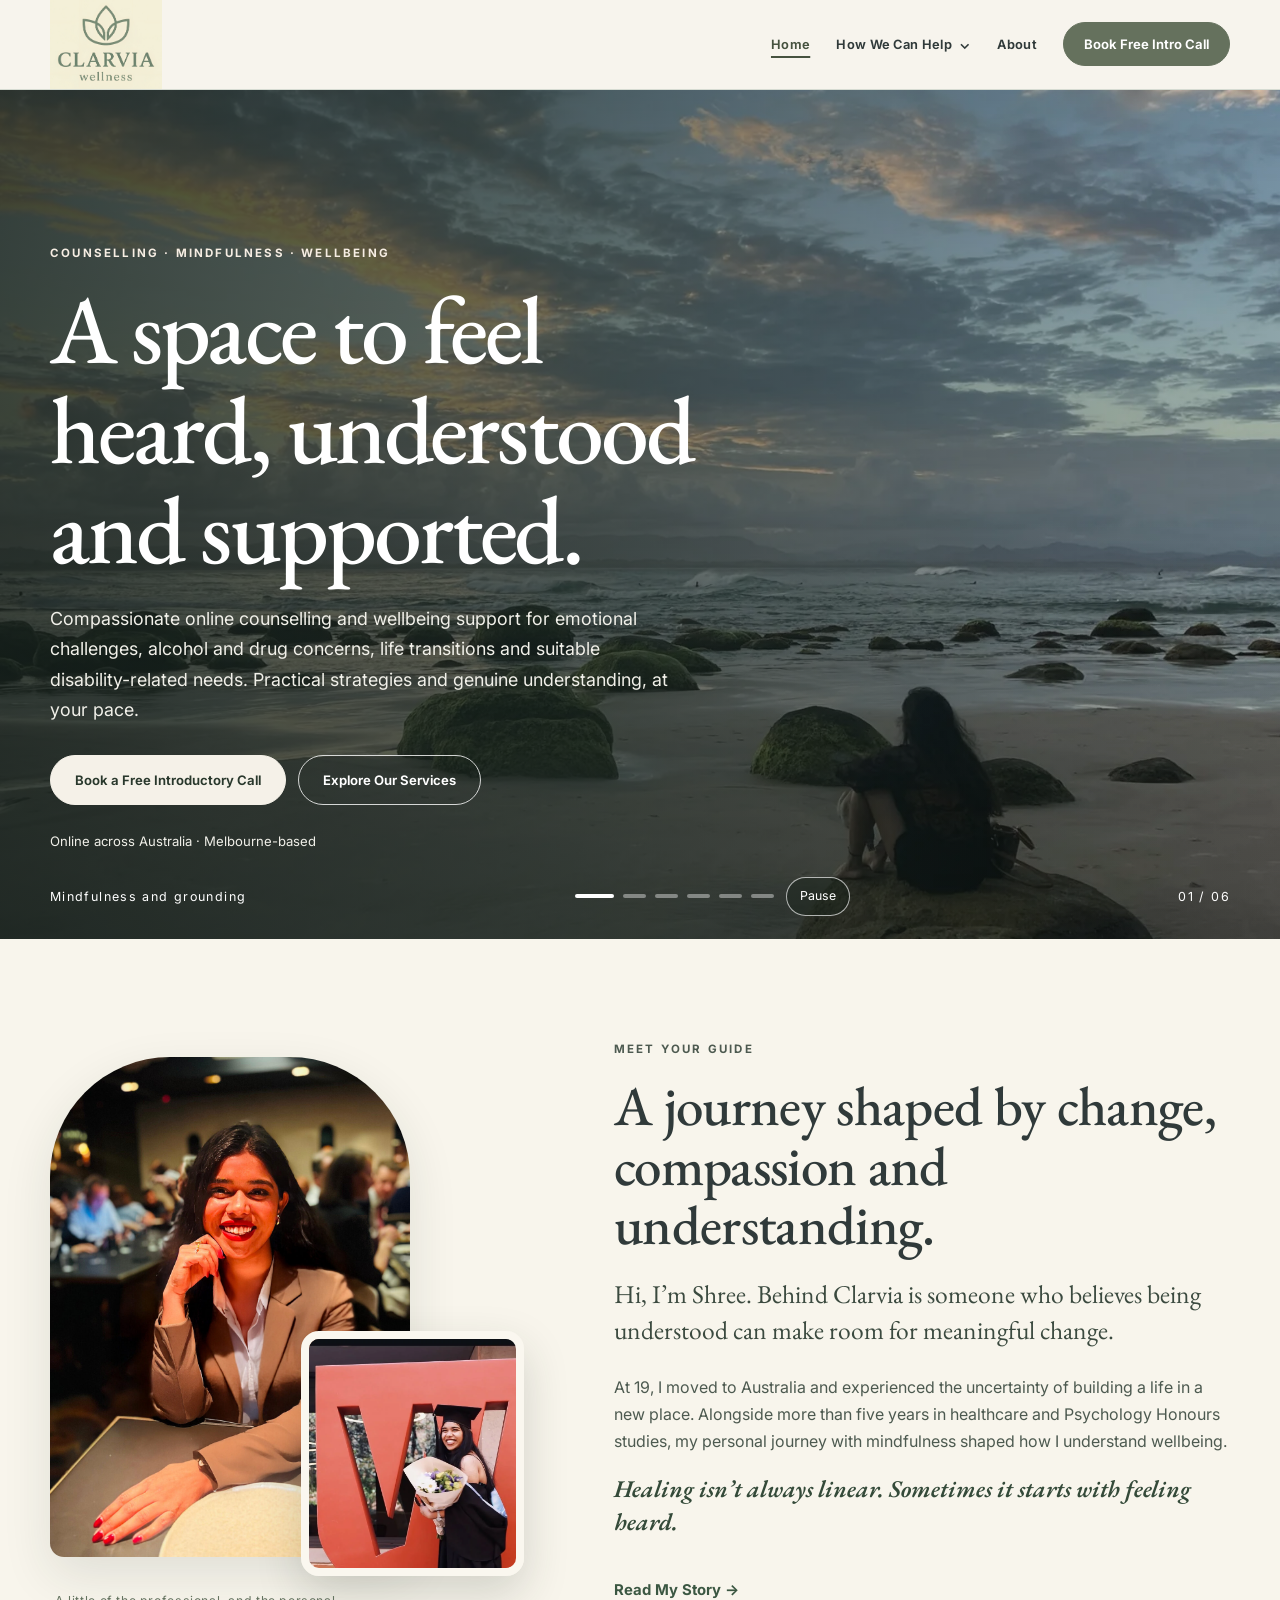
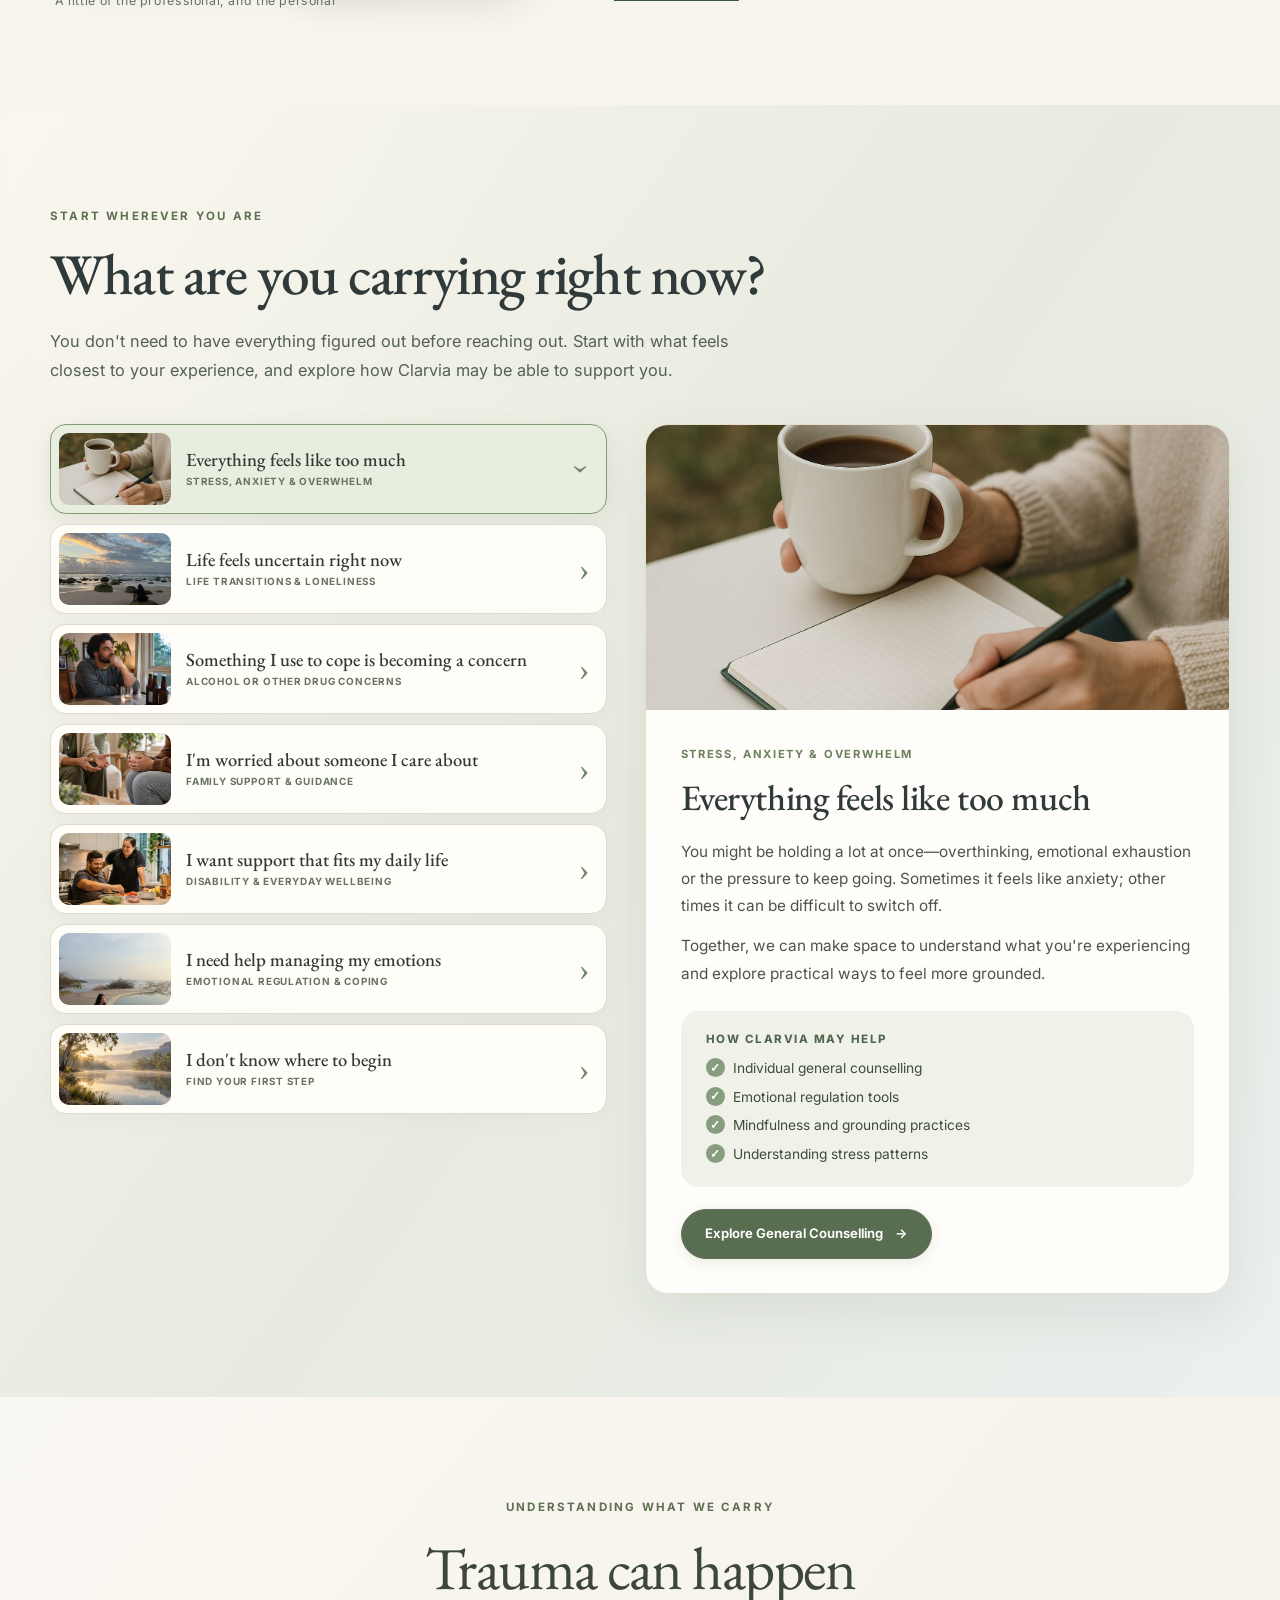
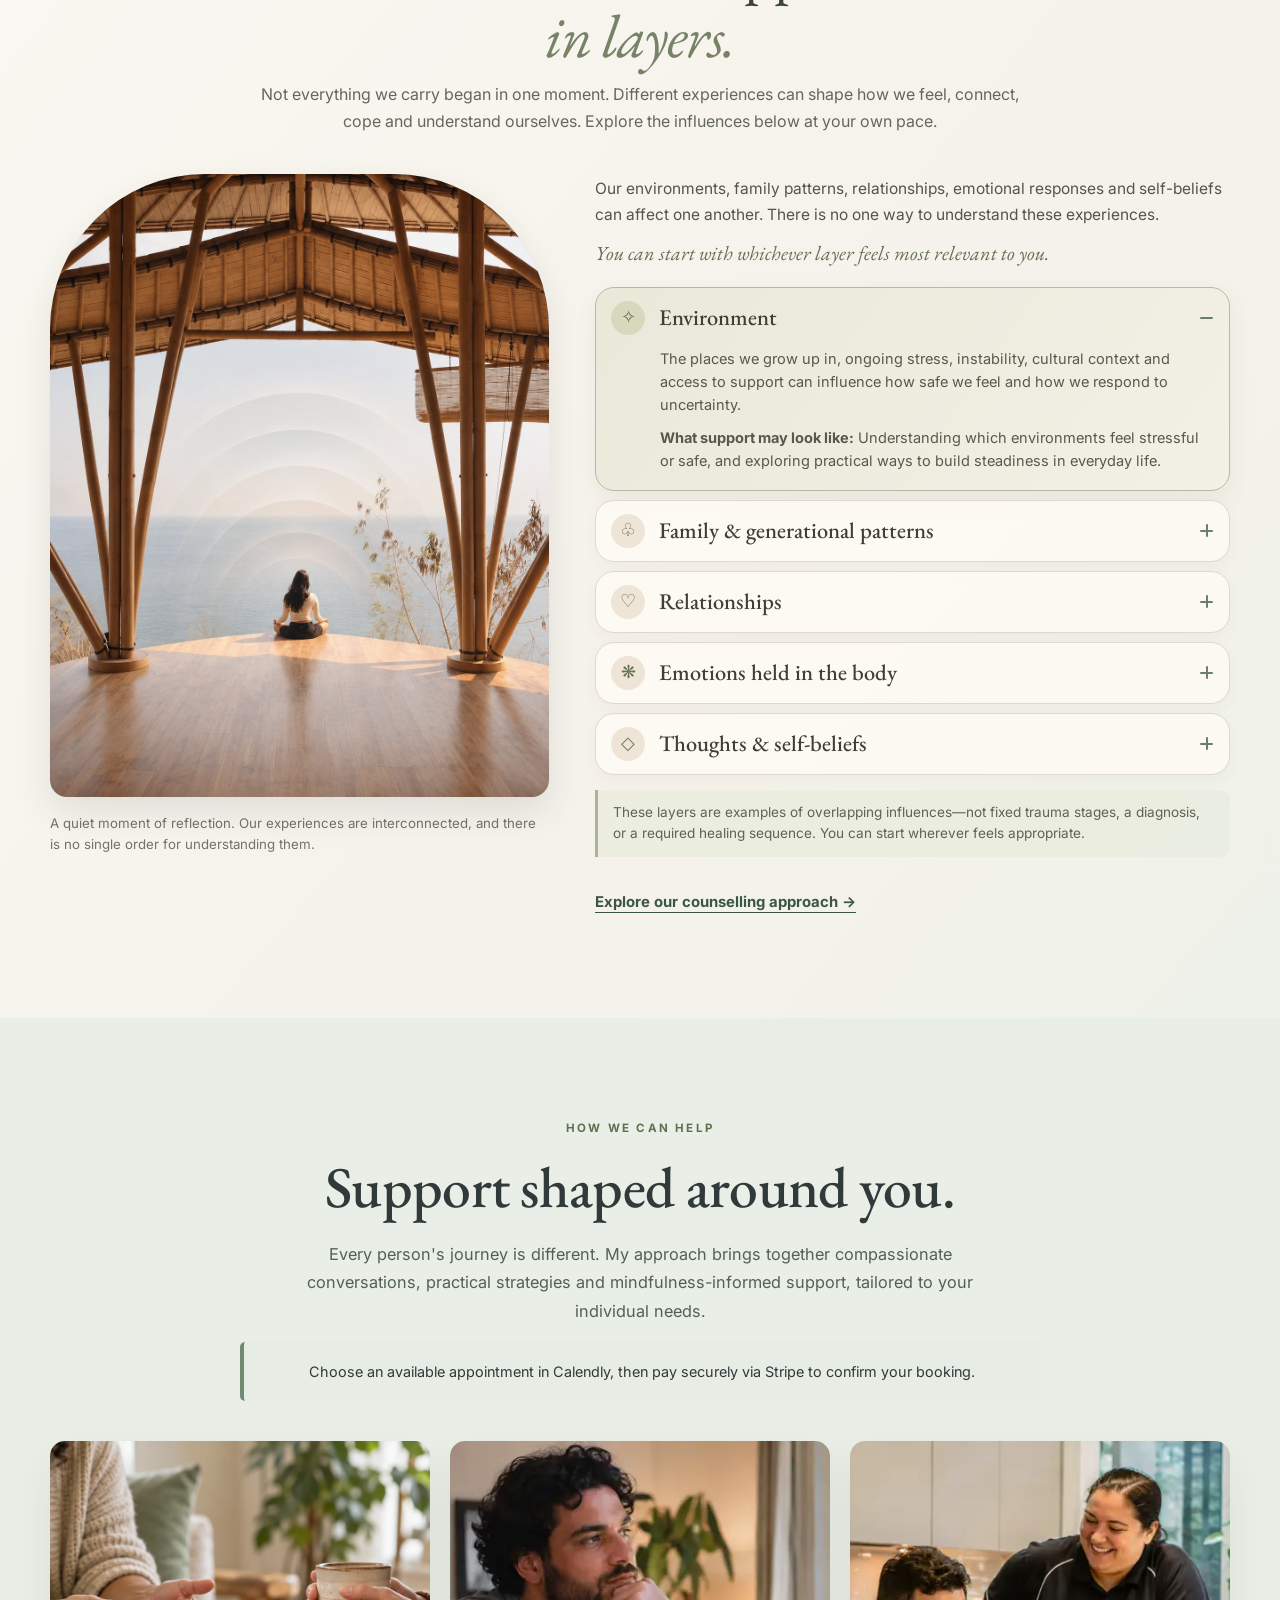
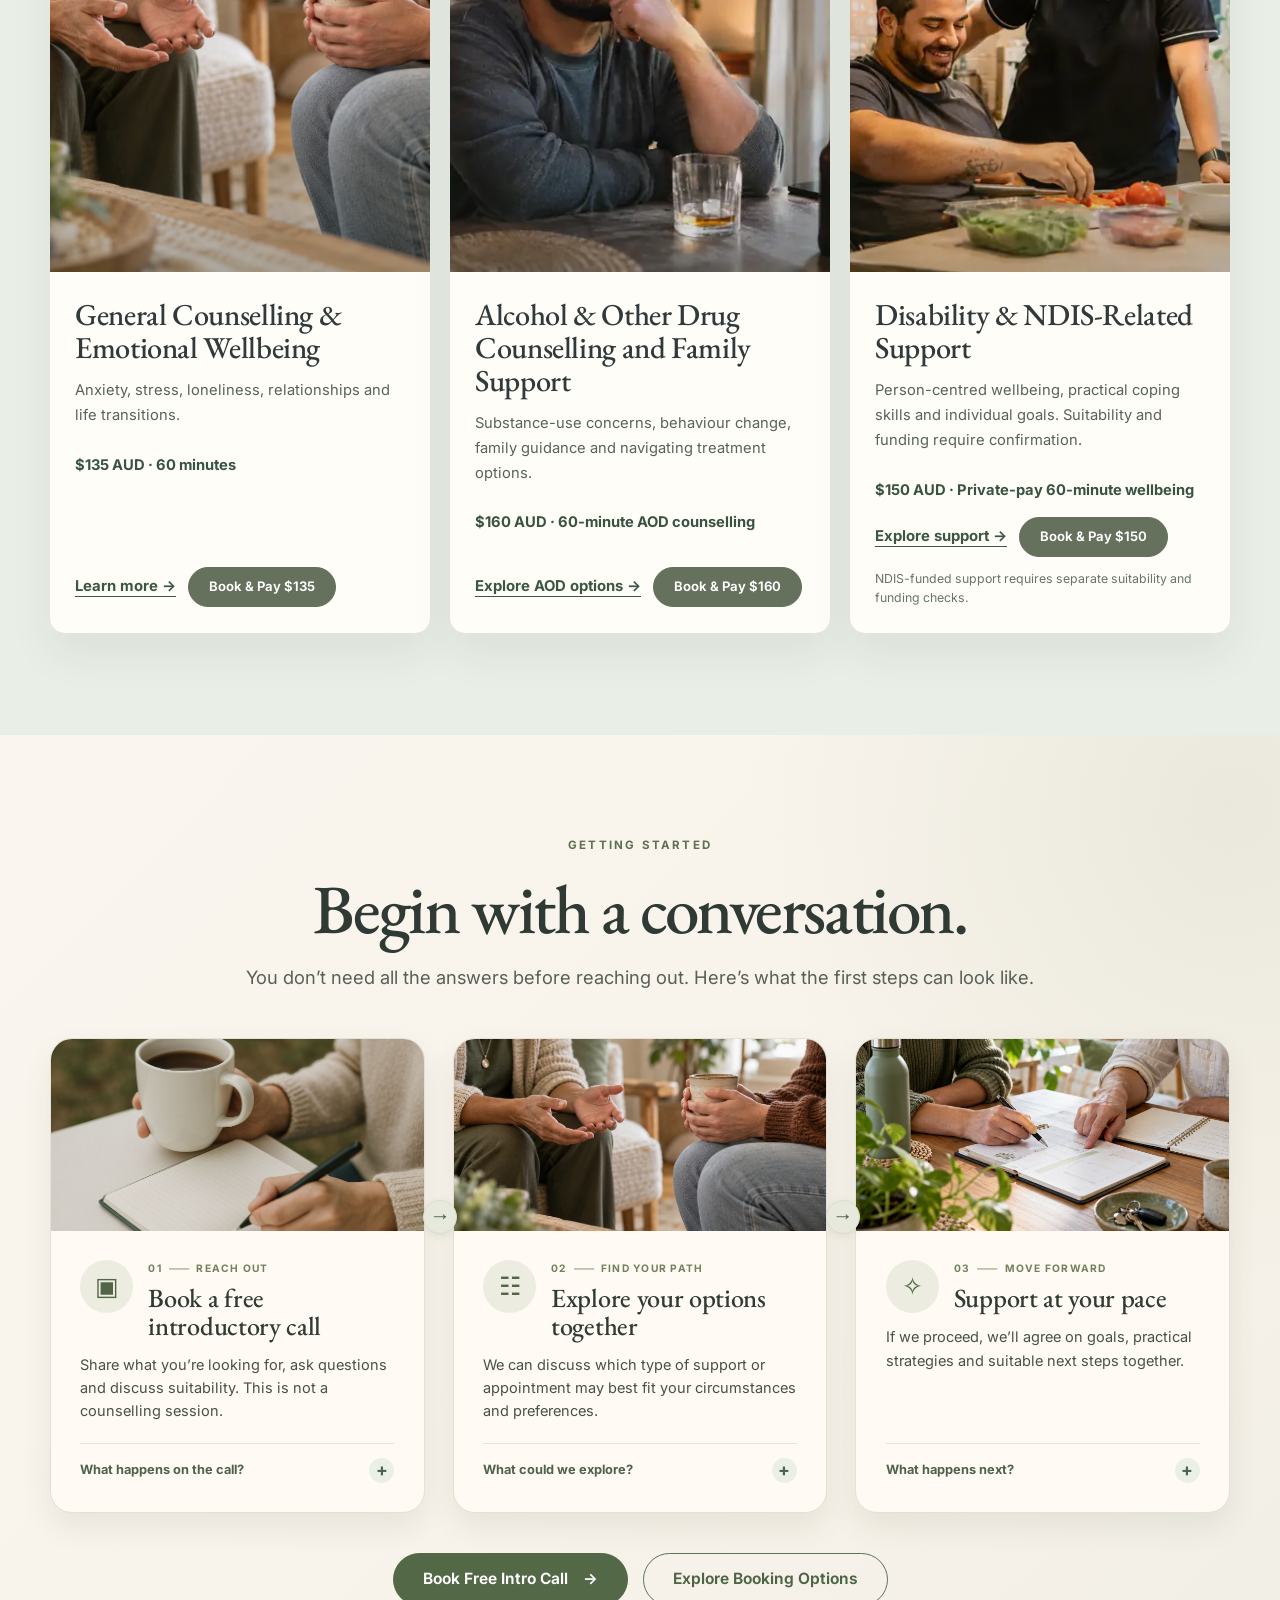
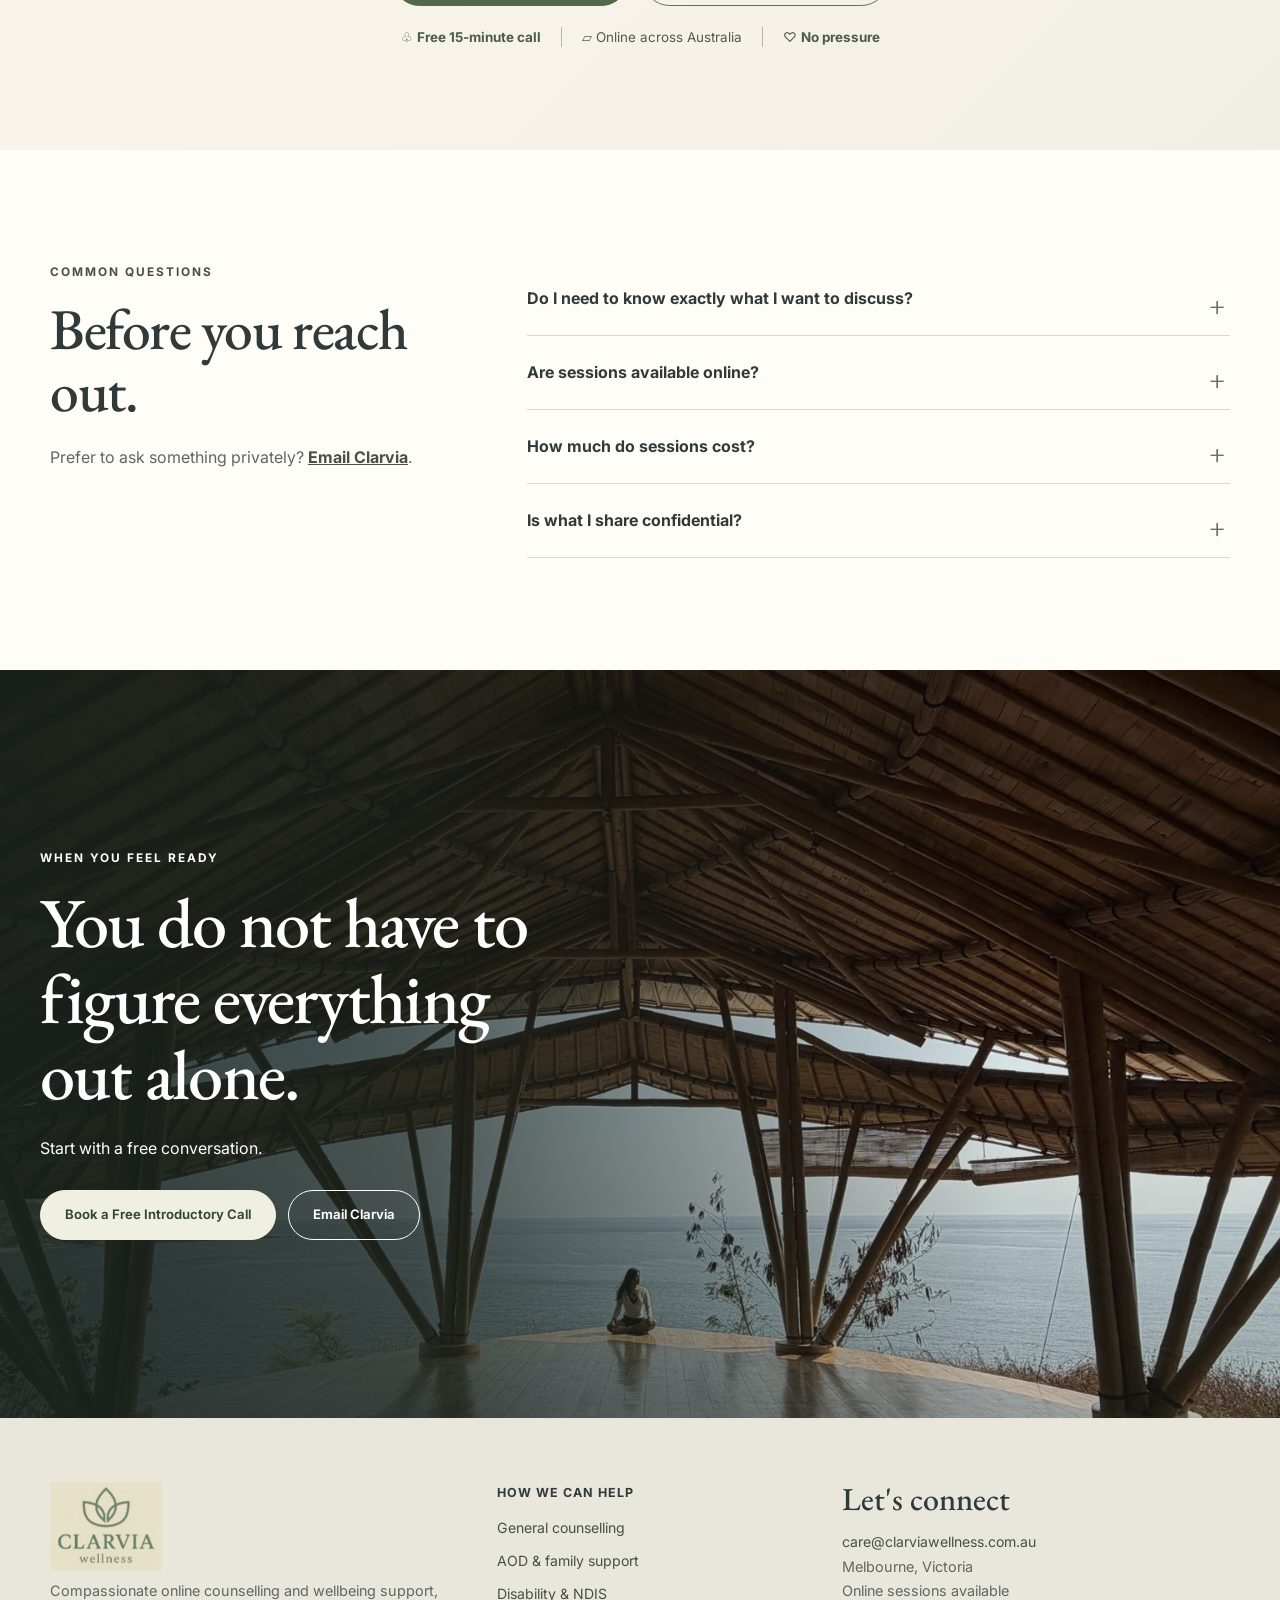
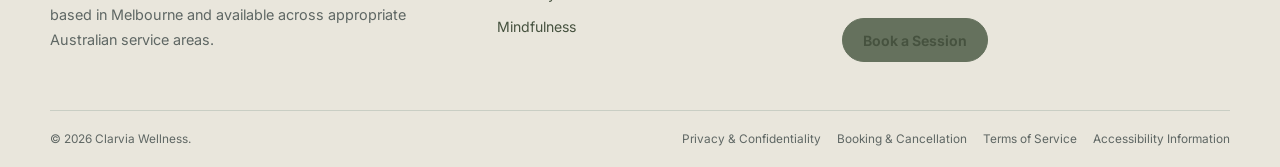
<file: index.html>
<!doctype html>
<html lang="en-AU">
  <head>
    <meta charset="UTF-8" />
    <meta name="viewport" content="width=device-width, initial-scale=1.0" />
    <meta name="description" content="Compassionate online counselling for emotional wellbeing, alcohol and other drug concerns, and disability-related support enquiries across Australia." />
    <meta name="theme-color" content="#f7f4ed" />
    <link rel="canonical" href="https://clarviawellness.com.au/" />
    <meta property="og:title" content="Clarvia Wellness | Counselling, Mindfulness &amp; Wellbeing" />
    <meta property="og:description" content="A space to feel heard, understood and supported." />
    <meta property="og:type" content="website" />
    <meta property="og:url" content="https://clarviawellness.com.au/" />
    <meta property="og:image" content="https://clarviawellness.com.au/assets/images/clarvia-interior-hero.webp" />
    <title>Clarvia Wellness | Online Counselling &amp; Wellbeing Support</title>
    <link rel="preconnect" href="https://fonts.googleapis.com" />
    <link rel="preconnect" href="https://fonts.gstatic.com" crossorigin />
    <link href="https://fonts.googleapis.com/css2?family=EB+Garamond:wght@400;500;600&amp;family=Inter:wght@400;500;600;700&amp;display=swap" rel="stylesheet" />
    <link rel="stylesheet" href="css/styles.css" />
    <script src="js/main.js" defer></script>
    <link rel="stylesheet" href="css/clarvia-refresh.css" />
  <link rel="stylesheet" href="css/clarvia-photo-playground.css?v=getting-started-layout-2" />

<style id="cw-desktop-carry-fix">
/* Critical section-scoped styling keeps desktop emotion stories intact
   even if a previously cached shared stylesheet is served. */
@media (min-width: 761px) {
  #support.cw-carry-stories .cw-carry-grid {
    display: grid !important;
    grid-template-columns: minmax(0, 1fr) minmax(0, 1.05fr) !important;
    align-items: start !important;
    gap: clamp(20px, 3vw, 38px) !important;
    max-width: 1180px;
    margin-inline: auto;
  }
  #support.cw-carry-stories .cw-carry-list {
    display: grid !important;
    grid-template-columns: minmax(0, 1fr) !important;
    gap: 10px;
    min-width: 0 !important;
  }
  #support.cw-carry-stories button.cw-carry-choice {
    display: grid !important;
    grid-template-columns: 112px minmax(0, 1fr) 18px !important;
    align-items: center !important;
    width: 100% !important;
    min-width: 0 !important;
    min-height: 88px !important;
    gap: 15px !important;
    padding: 8px 13px 8px 8px !important;
    box-sizing: border-box;
    text-align: left;
    overflow: hidden;
  }
  #support.cw-carry-stories button.cw-carry-choice > img.cw-carry-thumb {
    display: block !important;
    inline-size: 112px !important;
    block-size: 72px !important;
    width: 112px !important;
    height: 72px !important;
    max-width: 112px !important;
    min-width: 112px !important;
    max-height: 72px !important;
    min-height: 72px !important;
    aspect-ratio: 14 / 9;
    object-fit: cover !important;
    border-radius: 10px;
    flex: none !important;
  }
  #support.cw-carry-stories .cw-carry-choice-text {
    display: flex !important;
    flex-direction: column !important;
    min-width: 0 !important;
    width: auto !important;
    overflow-wrap: normal !important;
    word-break: normal !important;
    gap: 4px;
  }
  #support.cw-carry-stories .cw-carry-choice-text > strong {
    display: block;
    width: 100%;
    line-height: 1.12 !important;
    font-size: clamp(1.15rem, 1.45vw, 1.52rem) !important;
    overflow-wrap: break-word;
    word-break: normal;
  }
  #support.cw-carry-stories .cw-carry-choice-text > small {
    display: block;
    width: 100%;
    font-size: .62rem !important;
    line-height: 1.4 !important;
    letter-spacing: .08em;
    white-space: normal;
  }
  #support.cw-carry-stories .cw-carry-chevron {
    display: block;
    margin: 0 !important;
    justify-self: center;
  }
  #support.cw-carry-stories #cw-support-panel.cw-carry-panel {
    display: block !important;
    width: 100% !important;
    min-width: 0 !important;
    max-width: 100% !important;
    height: auto !important;
    align-self: start;
    overflow: hidden;
    box-sizing: border-box;
  }
  #support.cw-carry-stories .cw-carry-panel-visual {
    width: 100% !important;
    height: clamp(215px, 23vw, 285px) !important;
    overflow: hidden;
  }
  #support.cw-carry-stories .cw-carry-panel-visual img {
    display: block !important;
    width: 100% !important;
    height: 100% !important;
    max-width: none !important;
    object-fit: cover !important;
  }
  #support.cw-carry-stories .cw-carry-panel-body {
    display: block !important;
    padding: clamp(22px, 2.7vw, 36px) !important;
    overflow-wrap: normal;
  }
  #support.cw-carry-stories .cw-carry-panel-body h3 {
    font-size: clamp(1.9rem, 2.8vw, 2.85rem) !important;
    line-height: 1.12 !important;
    word-break: normal;
  }
}
@media (min-width: 761px) and (max-width: 1010px) {
  #support.cw-carry-stories .cw-carry-grid {
    grid-template-columns: minmax(0, 1fr) minmax(0, 1fr) !important;
    gap: 16px !important;
  }
  #support.cw-carry-stories button.cw-carry-choice {
    grid-template-columns: 86px minmax(0, 1fr) 16px !important;
    gap: 10px !important;
  }
  #support.cw-carry-stories button.cw-carry-choice > img.cw-carry-thumb {
    inline-size: 86px !important;
    width: 86px !important;
    min-width: 86px !important;
    max-width: 86px !important;
    block-size: 67px !important;
    height: 67px !important;
    min-height: 67px !important;
    max-height: 67px !important;
  }
  #support.cw-carry-stories .cw-carry-choice-text > strong { font-size: 1.1rem !important; }
}

/* Mobile-only repair: each emotional story is a compact photo + readable text row.
   Override inherited full-width image rules without changing the desktop layout. */
@media (max-width: 760px) {
  #support.cw-carry-stories,
  #support.cw-carry-stories .container,
  #support.cw-carry-stories .cw-carry-grid,
  #support.cw-carry-stories .cw-carry-list {
    min-width: 0 !important;
    max-width: 100%;
  }
  #support.cw-carry-stories .cw-carry-grid,
  #support.cw-carry-stories .cw-carry-list {
    display: block !important;
    width: 100% !important;
    box-sizing: border-box;
  }
  #support.cw-carry-stories button.cw-carry-choice {
    display: grid !important;
    grid-template-columns: 96px minmax(0, 1fr) 16px !important;
    gap: 12px !important;
    align-items: center !important;
    width: 100% !important;
    max-width: 100% !important;
    min-width: 0 !important;
    min-height: 91px !important;
    margin: 0 0 11px !important;
    padding: 8px !important;
    text-align: left !important;
    box-sizing: border-box !important;
    overflow: hidden !important;
    border-radius: 16px;
  }
  #support.cw-carry-stories button.cw-carry-choice > img.cw-carry-thumb {
    display: block !important;
    width: 96px !important;
    min-width: 96px !important;
    max-width: 96px !important;
    height: 74px !important;
    min-height: 74px !important;
    max-height: 74px !important;
    aspect-ratio: 48 / 37 !important;
    object-fit: cover !important;
    object-position: center !important;
    border-radius: 10px !important;
    margin: 0 !important;
    flex: none !important;
  }
  #support.cw-carry-stories .cw-carry-choice-text {
    display: flex !important;
    flex-direction: column !important;
    justify-content: center !important;
    gap: 5px !important;
    min-width: 0 !important;
    max-width: 100% !important;
    width: auto !important;
    overflow-wrap: anywhere !important;
    white-space: normal !important;
  }
  #support.cw-carry-stories .cw-carry-choice-text > strong {
    display: block !important;
    font-size: clamp(1.12rem, 4.65vw, 1.34rem) !important;
    font-weight: 500 !important;
    line-height: 1.13 !important;
    word-break: normal !important;
    white-space: normal !important;
  }
  #support.cw-carry-stories .cw-carry-choice-text > small {
    display: block !important;
    font-size: .56rem !important;
    line-height: 1.35 !important;
    letter-spacing: .045em !important;
    word-break: normal !important;
    white-space: normal !important;
  }
  #support.cw-carry-stories .cw-carry-chevron {
    display: block !important;
    margin: 0 !important;
    justify-self: center !important;
    font-size: 1.6rem !important;
    line-height: 1 !important;
  }
  #support.cw-carry-stories #cw-support-panel.cw-carry-panel {
    display: block !important;
    width: 100% !important;
    min-width: 0 !important;
    max-width: 100% !important;
    margin: 0 0 14px !important;
    box-sizing: border-box !important;
    overflow: hidden !important;
  }
  #support.cw-carry-stories .cw-carry-panel-visual {
    width: 100% !important;
    height: clamp(170px, 49vw, 225px) !important;
    overflow: hidden !important;
  }
  #support.cw-carry-stories .cw-carry-panel-visual img {
    display: block !important;
    width: 100% !important;
    height: 100% !important;
    max-width: none !important;
    object-fit: cover !important;
  }
  #support.cw-carry-stories .cw-carry-panel-body {
    padding: clamp(18px, 5vw, 24px) !important;
    min-width: 0 !important;
  }
  #support.cw-carry-stories .cw-carry-panel-body h3 {
    font-size: clamp(1.85rem, 8.5vw, 2.35rem) !important;
    line-height: 1.1 !important;
    overflow-wrap: break-word !important;
  }
}
@media (max-width: 360px) {
  #support.cw-carry-stories button.cw-carry-choice {
    grid-template-columns: 78px minmax(0, 1fr) 13px !important;
    gap: 8px !important;
  }
  #support.cw-carry-stories button.cw-carry-choice > img.cw-carry-thumb {
    width: 78px !important;
    min-width: 78px !important;
    max-width: 78px !important;
    height: 70px !important;
    min-height: 70px !important;
    max-height: 70px !important;
  }
}
</style>

<style id="cw-getting-started-critical-layout">
/* Scoped fallback ensures photo cards remain three compact columns, even when
   shared styles or a previously cached stylesheet override the section. */
#getting-started .cw-start-cards {
  display:grid !important;
  grid-template-columns:repeat(3,minmax(0,1fr)) !important;
  align-items:stretch !important;
  gap:clamp(16px,2.4vw,28px) !important;
  width:100% !important;
  min-width:0 !important;
  max-width:100% !important;
  margin-inline:auto !important;
}
#getting-started .cw-start-card {
  display:flex !important;
  flex-direction:column !important;
  width:100% !important;
  max-width:100% !important;
  min-width:0 !important;
  margin:0 !important;
  box-sizing:border-box !important;
  overflow:visible;
}
#getting-started .cw-start-card > img.cw-start-photo {
  display:block !important;
  width:100% !important;
  max-width:100% !important;
  min-width:0 !important;
  height:clamp(155px,15vw,210px) !important;
  max-height:210px !important;
  aspect-ratio:auto !important;
  object-fit:cover !important;
  object-position:center !important;
  flex:none !important;
}
#getting-started .cw-start-card-body {
  display:flex !important;
  flex-direction:column !important;
  flex:1 1 auto !important;
  min-width:0 !important;
  width:100% !important;
  box-sizing:border-box !important;
}
@media(min-width:761px) and (max-width:1050px) {
  #getting-started .cw-start-cards{
    grid-template-columns:repeat(2,minmax(0,1fr)) !important;
    max-width:850px !important;
  }
  #getting-started .cw-start-card > img.cw-start-photo{
    height:185px !important;
    max-height:185px !important;
  }
}
@media(max-width:760px) {
  #getting-started .cw-start-cards{
    grid-template-columns:minmax(0,1fr) !important;
    max-width:460px !important;
    gap:20px !important;
  }
  #getting-started .cw-start-card > img.cw-start-photo{
    height:185px !important;
    max-height:185px !important;
  }
}
</style>
</head>
  <body class="home-page">
    <a class="skip-link" href="#main-content">Skip to content</a>
    <header class="site-header">
      <div class="container header-inner">
        <a class="brand" href="index.html" aria-label="Clarvia Wellness home"><img src="assets/images/clarvia-logo.png" alt="Clarvia Wellness" /></a>
        <button class="menu-toggle" type="button" aria-expanded="false" aria-controls="site-nav" data-menu-toggle>
          <span></span><span></span><span></span><span class="sr-only">Toggle navigation</span>
        </button>
        <nav class="site-nav" id="site-nav" aria-label="Main navigation" data-site-nav>
          <a href="index.html" aria-current="page">Home</a>
          <details class="nav-dropdown">
            <summary>How We Can Help</summary>
            <div class="dropdown-menu">
              <a href="general-counselling.html">General Counselling &amp; Emotional Wellbeing</a>
              <a href="aod-counselling.html">Alcohol &amp; Other Drug Counselling</a>
              <a href="ndis-support.html">Disability &amp; NDIS Support</a>
              <a href="mindfulness.html">Mindfulness &amp; Wellbeing</a>
            </div>
          </details>
          <a href="about.html">About</a>
          
          <a class="button button-small" href="https://calendly.com/shreegaur/free-introductory-call-15-min" target="_blank" rel="noopener noreferrer">Book Free Intro Call</a>
        </nav>
      </div>
    </header>

    <main id="main-content">
      <section class="cw-hero" aria-labelledby="hero-title" data-cw-slideshow><div class="cw-slides" aria-hidden="true"><div class="cw-slide is-current" data-cw-slide><img src="assets/images/clarvia-personal/beach-reflection.webp" data-cw-fallback="assets/images/australian-riverside-dawn.webp"  alt="" fetchpriority="high" decoding="async"></div><div class="cw-slide" data-cw-slide><img src="assets/images/clarvia-interior-hero.webp" alt="" loading="lazy" decoding="async"></div><div class="cw-slide" data-cw-slide><img src="assets/images/compassionate-conversation.webp" alt="" loading="lazy" decoding="async"></div><div class="cw-slide" data-cw-slide><img src="assets/images/clarity-call.jpeg" alt="" loading="lazy" decoding="async"></div><div class="cw-slide" data-cw-slide><img src="assets/images/clarvia-personal/pool-sunset-meditation.webp" data-cw-fallback="assets/images/reset-session.jpeg"  alt="" loading="lazy" decoding="async"></div><div class="cw-slide" data-cw-slide><img src="assets/images/everyday-goal-planning.webp" alt="" loading="lazy" decoding="async"></div></div><div class="container"><div class="cw-hero-content"><p class="cw-label">Counselling · Mindfulness · Wellbeing</p><h1 id="hero-title">A space to feel heard, understood and supported.</h1><p class="cw-hero-desc">Compassionate online counselling and wellbeing support for emotional challenges, alcohol and drug concerns, life transitions and suitable disability-related needs. Practical strategies and genuine understanding, at your pace.</p><div class="actions"><a class="button" href="https://calendly.com/shreegaur/free-introductory-call-15-min" target="_blank" rel="noopener noreferrer">Book a Free Introductory Call</a><a class="button button-secondary" href="#services">Explore Our Services</a></div><p class="cw-hero-scroll">Online across Australia · Melbourne-based</p></div></div><div class="cw-slide-footer"><div class="container cw-slide-bottom"><span data-cw-slide-name>Mindfulness and grounding</span><div class="cw-slide-controls"><div class="cw-slide-dots" role="group" aria-label="Hero images"><button type="button" data-cw-dot="0" aria-label="Show background scene 1" aria-current="true"></button><button type="button" data-cw-dot="1" aria-label="Show background scene 2" aria-current="false"></button><button type="button" data-cw-dot="2" aria-label="Show background scene 3" aria-current="false"></button><button type="button" data-cw-dot="3" aria-label="Show background scene 4" aria-current="false"></button><button type="button" data-cw-dot="4" aria-label="Show background scene 5" aria-current="false"></button><button type="button" data-cw-dot="5" aria-label="Show background scene 6" aria-current="false"></button></div><button class="cw-slide-control" type="button" data-cw-toggle aria-label="Pause background slideshow">Pause</button></div><span data-cw-slide-count>01 / 06</span></div></div></section>
<section class="cw-section cw-about" id="meet-your-guide"><div class="container cw-about-grid"><div class="cw-about-images cw-about-photo-story"><img class="cw-main-portrait" src="assets/images/shree-portrait.jpg" alt="Shree, founder of Clarvia Wellness" loading="lazy" decoding="async"><img class="cw-small-portrait cw-mindful-portrait cw-graduation-portrait" src="assets/images/clarvia-personal/shree-graduation-flowers.webp" data-cw-fallback="assets/images/shree-portrait.jpg" alt="Shree celebrating her graduation holding flowers" loading="lazy" decoding="async"><span class="cw-portrait-note">A little of the professional, and the personal</span></div><div class="cw-about-text"><p class="cw-label">Meet your guide</p><h2>A journey shaped by change, compassion and understanding.</h2><p class="cw-about-lead">Hi, I’m Shree. Behind Clarvia is someone who believes being understood can make room for meaningful change.</p><p>At 19, I moved to Australia and experienced the uncertainty of building a life in a new place. Alongside more than five years in healthcare and Psychology Honours studies, my personal journey with mindfulness shaped how I understand wellbeing.</p><p class="cw-emphasis">Healing isn’t always linear. Sometimes it starts with feeling heard.</p><a class="cw-action" href="about.html">Read My Story →</a></div></div></section>
<section class="cw-section cw-carry cw-carry-stories" id="support" aria-labelledby="cw-carry-heading">
<div class="container">
  <div class="cw-intro">
    <p class="cw-label">Start wherever you are</p>
    <h2 id="cw-carry-heading">What are you carrying right now?</h2>
    <p class="cw-lede">You don't need to have everything figured out before reaching out. Start with what feels closest to your experience, and explore how Clarvia may be able to support you.</p>
  </div>
  <div class="cw-carry-grid" data-cw-story-layout>
    <div class="cw-carry-list" aria-label="Explore what you're experiencing">
      <button class="cw-carry-choice" type="button" id="cw-choice-0" data-cw-choice="0" aria-controls="cw-support-panel" aria-expanded="true"><img class="cw-carry-thumb" src="assets/images/clarity-call.jpeg" alt="" loading="lazy" decoding="async"><span class="cw-carry-choice-text"><strong>Everything feels like too much</strong><small>STRESS, ANXIETY &amp; OVERWHELM</small></span><span class="cw-carry-chevron" aria-hidden="true">›</span></button>
<button class="cw-carry-choice" type="button" id="cw-choice-1" data-cw-choice="1" aria-controls="cw-support-panel" aria-expanded="false"><img class="cw-carry-thumb" src="assets/images/clarvia-personal/beach-reflection.webp" alt="" loading="lazy" decoding="async"><span class="cw-carry-choice-text"><strong>Life feels uncertain right now</strong><small>LIFE TRANSITIONS &amp; LONELINESS</small></span><span class="cw-carry-chevron" aria-hidden="true">›</span></button>
<button class="cw-carry-choice" type="button" id="cw-choice-2" data-cw-choice="2" aria-controls="cw-support-panel" aria-expanded="false"><img class="cw-carry-thumb" src="assets/images/clarvia-service-aod.webp" alt="" loading="lazy" decoding="async"><span class="cw-carry-choice-text"><strong>Something I use to cope is becoming a concern</strong><small>ALCOHOL OR OTHER DRUG CONCERNS</small></span><span class="cw-carry-chevron" aria-hidden="true">›</span></button>
<button class="cw-carry-choice" type="button" id="cw-choice-3" data-cw-choice="3" aria-controls="cw-support-panel" aria-expanded="false"><img class="cw-carry-thumb" src="assets/images/compassionate-conversation.webp" alt="" loading="lazy" decoding="async"><span class="cw-carry-choice-text"><strong>I&#39;m worried about someone I care about</strong><small>FAMILY SUPPORT &amp; GUIDANCE</small></span><span class="cw-carry-chevron" aria-hidden="true">›</span></button>
<button class="cw-carry-choice" type="button" id="cw-choice-4" data-cw-choice="4" aria-controls="cw-support-panel" aria-expanded="false"><img class="cw-carry-thumb" src="assets/images/clarvia-service-disability.webp" alt="" loading="lazy" decoding="async"><span class="cw-carry-choice-text"><strong>I want support that fits my daily life</strong><small>DISABILITY &amp; EVERYDAY WELLBEING</small></span><span class="cw-carry-chevron" aria-hidden="true">›</span></button>
<button class="cw-carry-choice" type="button" id="cw-choice-5" data-cw-choice="5" aria-controls="cw-support-panel" aria-expanded="false"><img class="cw-carry-thumb" src="assets/images/clarvia-personal/shree-mindfulness-by-water.webp" alt="" loading="lazy" decoding="async"><span class="cw-carry-choice-text"><strong>I need help managing my emotions</strong><small>EMOTIONAL REGULATION &amp; COPING</small></span><span class="cw-carry-chevron" aria-hidden="true">›</span></button>
<button class="cw-carry-choice" type="button" id="cw-choice-6" data-cw-choice="6" aria-controls="cw-support-panel" aria-expanded="false"><img class="cw-carry-thumb" src="assets/images/australian-riverside-dawn.webp" alt="" loading="lazy" decoding="async"><span class="cw-carry-choice-text"><strong>I don&#39;t know where to begin</strong><small>FIND YOUR FIRST STEP</small></span><span class="cw-carry-chevron" aria-hidden="true">›</span></button>
    </div>
    <article class="cw-carry-panel" id="cw-support-panel" role="region" aria-labelledby="cw-choice-0" tabindex="-1">
      <div class="cw-carry-panel-visual"><img data-cw-panel-image src="assets/images/clarity-call.jpeg" alt="A quiet moment of reflection indoors" loading="lazy" decoding="async"></div>
      <div class="cw-carry-panel-body">
        <p class="cw-label" data-cw-panel-eyebrow>Stress, anxiety &amp; overwhelm</p>
        <h3 data-cw-panel-title>Everything feels like too much</h3>
        <p data-cw-panel-copy>You might be holding a lot at once—overthinking, emotional exhaustion or the pressure to keep going. Sometimes it feels like anxiety; other times it can be difficult to switch off.</p>
        <p data-cw-panel-secondary>Together, we can make space to understand what you're experiencing and explore practical ways to feel more grounded.</p>
        <div class="cw-carry-help"><h4>How Clarvia may help</h4><ul data-cw-panel-help><li>Individual general counselling</li><li>Emotional regulation tools</li><li>Mindfulness and grounding practices</li><li>Understanding stress patterns</li></ul></div>
        <a class="button cw-carry-link" data-cw-panel-link href="general-counselling.html">Explore General Counselling <span aria-hidden="true">→</span></a>
      </div>
    </article>
  </div>
</div></section>
<section class="cw-section cw-layers cw-trauma-layers cw-trauma-refined" id="approach" aria-labelledby="cw-trauma-title">
  <div class="container cw-trauma-heading cw-trauma-heading-restored"><p class="cw-label">Understanding what we carry</p><h2 id="cw-trauma-title">Trauma can happen <em>in layers.</em></h2><p>Not everything we carry began in one moment. Different experiences can shape how we feel, connect, cope and understand ourselves. Explore the influences below at your own pace.</p></div>
  <div class="container cw-trauma-refined-grid">
    <figure class="cw-trauma-figure">
      <div class="cw-trauma-visual">
        <img src="assets/images/clarvia-personal/clarvia-soft-trauma-layers.webp" data-cw-fallback="assets/images/clarvia-personal/clarvia-approved-bamboo-meditation.webp" alt="Shree sitting peacefully beneath a bamboo pavilion overlooking the ocean" loading="lazy" decoding="async">
        <span class="cw-trauma-soft-contours" aria-hidden="true"><span></span><span></span><span></span></span>
      </div>
      <figcaption>A quiet moment of reflection. Our experiences are interconnected, and there is no single order for understanding them.</figcaption>
    </figure>
    <div class="cw-trauma-refined-content">
      <p class="cw-trauma-refined-lead">Our environments, family patterns, relationships, emotional responses and self-beliefs can affect one another. There is no one way to understand these experiences.</p>
      <p class="cw-trauma-refined-highlight">You can start with whichever layer feels most relevant to you.</p>
      <div class="cw-trauma-controls" aria-label="Explore possible influences on our experiences">
        <details name="cw-trauma-layer" class="cw-trauma-item" open>
          <summary><span class="cw-trauma-icon" aria-hidden="true">✧</span><span>Environment</span><span class="cw-trauma-plus" aria-hidden="true"></span></summary>
          <div class="cw-trauma-explainer"><p>The places we grow up in, ongoing stress, instability, cultural context and access to support can influence how safe we feel and how we respond to uncertainty.</p><p><strong>What support may look like:</strong> Understanding which environments feel stressful or safe, and exploring practical ways to build steadiness in everyday life.</p></div>
        </details>
        <details name="cw-trauma-layer" class="cw-trauma-item">
          <summary><span class="cw-trauma-icon" aria-hidden="true">♧</span><span>Family &amp; generational patterns</span><span class="cw-trauma-plus" aria-hidden="true"></span></summary>
          <div class="cw-trauma-explainer"><p>We can learn ways of managing emotions, conflict and connection from the people around us. Some patterns may have helped our families cope, even if they no longer serve us.</p><p><strong>What support may look like:</strong> Noticing family expectations and inherited coping patterns with curiosity, rather than blame.</p></div>
        </details>
        <details name="cw-trauma-layer" class="cw-trauma-item">
          <summary><span class="cw-trauma-icon" aria-hidden="true">♡</span><span>Relationships</span><span class="cw-trauma-plus" aria-hidden="true"></span></summary>
          <div class="cw-trauma-explainer"><p>Experiences of care, conflict, rejection or disconnection can shape our trust, boundaries and sense of belonging.</p><p><strong>What support may look like:</strong> Exploring relationship patterns, communication and what supportive connection could feel like for you.</p></div>
        </details>
        <details name="cw-trauma-layer" class="cw-trauma-item">
          <summary><span class="cw-trauma-icon" aria-hidden="true">❋</span><span>Emotions held in the body</span><span class="cw-trauma-plus" aria-hidden="true"></span></summary>
          <div class="cw-trauma-explainer"><p>Distressing experiences can be accompanied by tension, alertness, numbness or strong emotions that are difficult to put into words. People experience these responses differently.</p><p><strong>What support may look like:</strong> Building emotional awareness and, where comfortable, using grounding or calming strategies that fit your needs.</p></div>
        </details>
        <details name="cw-trauma-layer" class="cw-trauma-item">
          <summary><span class="cw-trauma-icon" aria-hidden="true">◇</span><span>Thoughts &amp; self-beliefs</span><span class="cw-trauma-plus" aria-hidden="true"></span></summary>
          <div class="cw-trauma-explainer"><p>Repeated experiences can influence the stories we tell ourselves, such as feeling we must cope alone or never make mistakes.</p><p><strong>What support may look like:</strong> Gently examining self-talk and exploring more flexible, compassionate ways of understanding yourself.</p></div>
        </details>
      </div>
      <p class="cw-trauma-note">These layers are examples of overlapping influences—not fixed trauma stages, a diagnosis, or a required healing sequence. You can start wherever feels appropriate.</p>
      <a class="cw-action" href="general-counselling.html">Explore our counselling approach →</a>
    </div>
  </div>
</section>
<section class="cw-section cw-services" id="services"><div class="container"><div class="cw-intro cw-center"><p class="cw-label">How we can help</p><h2>Support shaped around you.</h2><p class="cw-lede cw-center">Every person's journey is different. My approach brings together compassionate conversations, practical strategies and mindfulness-informed support, tailored to your individual needs.</p><p class="cw-plain-notice cw-center">Choose an available appointment in Calendly, then pay securely via Stripe to confirm your booking.</p></div><div class="cw-service-grid"><article class="cw-service"><div class="cw-service-photo"><img src="assets/images/compassionate-conversation.webp" alt="" loading="lazy"></div><div class="cw-service-text"><h3>General Counselling & Emotional Wellbeing</h3><p>Anxiety, stress, loneliness, relationships and life transitions.</p><p class="cw-service-price">$135 AUD · 60 minutes</p><div class="cw-service-checkout"><a class="cw-action" href="general-counselling.html">Learn more →</a><a class="button button-small" href="https://calendly.com/shreegaur/general-counselling-emotional-wellbeing-60-min" target="_blank" rel="noopener noreferrer">Book & Pay $135</a></div></div></article><article class="cw-service"><div class="cw-service-photo"><img src="assets/images/clarvia-service-aod.webp" alt="Adult reflecting quietly on alcohol use at home" loading="lazy" decoding="async"></div><div class="cw-service-text"><h3>Alcohol & Other Drug Counselling and Family Support</h3><p>Substance-use concerns, behaviour change, family guidance and navigating treatment options.</p><p class="cw-service-price">$160 AUD · 60-minute AOD counselling</p><div class="cw-service-checkout"><a class="cw-action" href="aod-counselling.html">Explore AOD options →</a><a class="button button-small" href="https://calendly.com/shreegaur/alcohol-other-drug-counselling-60-min" target="_blank" rel="noopener noreferrer">Book & Pay $160</a></div></div></article><article class="cw-service"><div class="cw-service-photo"><img src="assets/images/clarvia-service-disability.webp" alt="Wheelchair user preparing food alongside a supportive companion" loading="lazy" decoding="async"></div><div class="cw-service-text"><h3>Disability & NDIS-Related Support</h3><p>Person-centred wellbeing, practical coping skills and individual goals. Suitability and funding require confirmation.</p><p class="cw-service-price">$150 AUD · Private-pay 60-minute wellbeing</p><div class="cw-service-checkout"><a class="cw-action" href="ndis-support.html">Explore support →</a><a class="button button-small" href="https://calendly.com/shreegaur/disability-wellbeing-support-private-pay-60-min" target="_blank" rel="noopener noreferrer">Book & Pay $150</a></div><p class="cw-service-note">NDIS-funded support requires separate suitability and funding checks.</p></div></article></div></div></section>
<section class="cw-section cw-surface cw-start-journey" id="getting-started" aria-labelledby="cw-start-title">
  <div class="container">
    <div class="cw-intro cw-center cw-start-intro">
      <p class="cw-label">Getting started</p>
      <h2 id="cw-start-title">Begin with a conversation.</h2>
      <p class="cw-lede cw-center">You don’t need all the answers before reaching out. Here’s what the first steps can look like.</p>
    </div>
    <div class="cw-start-cards" aria-label="Three simple steps to getting started">
      <article class="cw-start-card">
        <img class="cw-start-photo" src="assets/images/clarity-call.jpeg" alt="A cup of tea, notebook and laptop in a quiet setting" loading="lazy" decoding="async">
        <div class="cw-start-card-body">
          <div class="cw-start-card-header"><span class="cw-start-symbol" aria-hidden="true">▣</span><div class="cw-start-card-heading"><span class="cw-start-number">01 <span aria-hidden="true">——</span> REACH OUT</span><h3>Book a free introductory call</h3></div></div>
          <p>Share what you’re looking for, ask questions and discuss suitability. This is not a counselling session.</p>
          <details class="cw-start-detail"><summary>What happens on the call?</summary><p>It’s a free 15-minute conversation to ask questions and discuss whether Clarvia’s services may be a suitable fit. You don’t need to share anything you’re not ready to discuss.</p></details>
        </div>
      </article>
      <article class="cw-start-card">
        <img class="cw-start-photo" src="assets/images/compassionate-conversation.webp" alt="Two people speaking in a calm and welcoming setting" loading="lazy" decoding="async">
        <div class="cw-start-card-body">
          <div class="cw-start-card-header"><span class="cw-start-symbol" aria-hidden="true">☷</span><div class="cw-start-card-heading"><span class="cw-start-number">02 <span aria-hidden="true">——</span> FIND YOUR PATH</span><h3>Explore your options together</h3></div></div>
          <p>We can discuss which type of support or appointment may best fit your circumstances and preferences.</p>
          <details class="cw-start-detail"><summary>What could we explore?</summary><p>Depending on your needs, we can talk about general counselling, alcohol and other drug support, disability-related wellbeing, or other appropriate services.</p></details>
        </div>
      </article>
      <article class="cw-start-card">
        <img class="cw-start-photo" src="assets/images/everyday-goal-planning.webp" alt="Hands writing down personal goals in an open notebook" loading="lazy" decoding="async">
        <div class="cw-start-card-body">
          <div class="cw-start-card-header"><span class="cw-start-symbol" aria-hidden="true">✧</span><div class="cw-start-card-heading"><span class="cw-start-number">03 <span aria-hidden="true">——</span> MOVE FORWARD</span><h3>Support at your pace</h3></div></div>
          <p>If we proceed, we’ll agree on goals, practical strategies and suitable next steps together.</p>
          <details class="cw-start-detail"><summary>What happens next?</summary><p>You can choose whether to book a session. We’ll discuss a suitable approach and review goals collaboratively, without pressure to commit.</p></details>
        </div>
      </article>
    </div>
    <div class="cw-start-actions">
      <a class="button cw-start-primary" href="https://calendly.com/shreegaur/free-introductory-call-15-min" target="_blank" rel="noopener noreferrer">Book Free Intro Call <span aria-hidden="true">→</span></a>
      <a class="button button-secondary cw-start-secondary" href="book.html">Explore Booking Options</a>
    </div>
    <div class="cw-start-reassurance" aria-label="What to expect">
      <span>♧ <strong>Free 15-minute call</strong></span><span>▱ Online across Australia</span><span>♡ <strong>No pressure</strong></span>
    </div>
  </div>
</section>




      <section class="section section-alt home-faq" aria-labelledby="faq-title">
        <div class="container home-faq-grid">
          <div class="section-heading"><p class="eyebrow">Common questions</p><h2 id="faq-title">Before you reach out.</h2><p>Prefer to ask something privately? <a href="mailto:care@clarviawellness.com.au?subject=Clarvia%20enquiry">Email Clarvia</a>.</p></div>
          <div class="faq">
            <details><summary>Do I need to know exactly what I want to discuss?</summary><p>No. We can begin with what feels important now.</p></details>
            <details><summary>Are sessions available online?</summary><p>Yes. Sessions are predominantly online across appropriate Australian service areas.</p></details>
            <details><summary>How much do sessions cost?</summary><p>The introductory call is free; general counselling is $135 AUD for 60 minutes, AOD counselling is $160 AUD, and a four-week personalised support package costs $500 AUD. See booking options for the latest details.</p></details>
            <details><summary>Is what I share confidential?</summary><p>Privacy is taken seriously, but confidentiality has limits where there is serious risk, a legal requirement or another authorised exception. These limits are discussed during consent.</p></details>
          </div>
        </div>
      </section>

      <section class="final-cta home-final cw-personal-finale" aria-labelledby="final-title"><img class="cw-finale-photo" src="assets/images/clarvia-personal/shala-wide-meditation.webp" data-cw-fallback="assets/images/australian-riverside-dawn.webp" alt="" loading="lazy" decoding="async"><div class="cw-finale-scrim" aria-hidden="true"></div>
        <div class="container narrow">
          <p class="eyebrow">When you feel ready</p>
          <h2 id="final-title">You do not have to figure everything out alone.</h2>
          <p>Start with a free conversation.</p>
          <div class="actions">
            <a class="button button-light" href="https://calendly.com/shreegaur/free-introductory-call-15-min" target="_blank" rel="noopener noreferrer">Book a Free Introductory Call</a>
            <a class="button button-secondary" href="mailto:care@clarviawellness.com.au?subject=Clarvia%20enquiry">Email Clarvia</a>
          </div>
        </div>
      </section>
    </main>

    <button class="home-mobile-cta" type="button" data-open-availability>Book Free Intro Call</button>

    <dialog class="availability-dialog" data-availability-dialog aria-labelledby="availability-title" aria-describedby="availability-copy">
      <div class="availability-dialog-inner">
        <button class="availability-close" type="button" data-close-availability aria-label="Close live availability">×</button>
        <div class="availability-intro">
          <p class="eyebrow">Live Calendly availability</p>
          <h2 id="availability-title">Choose a time that feels comfortable.</h2>
          <p id="availability-copy">Available appointments are loaded directly from Clarvia's Calendly schedule.</p>
        </div>
        <div class="calendly-availability" data-calendly-host data-calendly-url="https://calendly.com/shreegaur/free-introductory-call-15-min?hide_event_type_details=1" aria-live="polite">
          <div class="availability-loading" data-availability-status><span aria-hidden="true"></span>Loading live times…</div>
        </div>
        <p class="availability-fallback">Having trouble viewing the calendar? <a href="https://calendly.com/shreegaur/free-introductory-call-15-min" target="_blank" rel="noopener noreferrer">Open Calendly in a new tab</a>.</p>
      </div>
    </dialog>

    <footer class="site-footer">
      <div class="container footer-grid">
        <div class="footer-intro"><a class="footer-brand" href="index.html"><img src="assets/images/clarvia-logo.png" alt="Clarvia Wellness" /></a><p>Compassionate online counselling and wellbeing support, based in Melbourne and available across appropriate Australian service areas.</p></div>
        <nav class="footer-nav" aria-label="Services"><strong>How we can help</strong><a href="general-counselling.html">General counselling</a><a href="aod-counselling.html">AOD &amp; family support</a><a href="ndis-support.html">Disability &amp; NDIS</a><a href="mindfulness.html">Mindfulness</a></nav>
        <div class="footer-contact"><h3>Let's connect</h3><p><a href="mailto:care@clarviawellness.com.au">care@clarviawellness.com.au</a><br />Melbourne, Victoria<br />Online sessions available</p><a class="button button-small" href="book.html">Book a Session</a></div>
      </div>
      <div class="container footer-legal"><p>© <span data-year></span> Clarvia Wellness.</p><div class="footer-legal-links"><a href="privacy.html">Privacy &amp; Confidentiality</a><a href="booking-policy.html">Booking &amp; Cancellation</a><a href="terms.html">Terms of Service</a><a href="accessibility.html">Accessibility Information</a></div></div>
    </footer>
  </body>
</html>
</file>
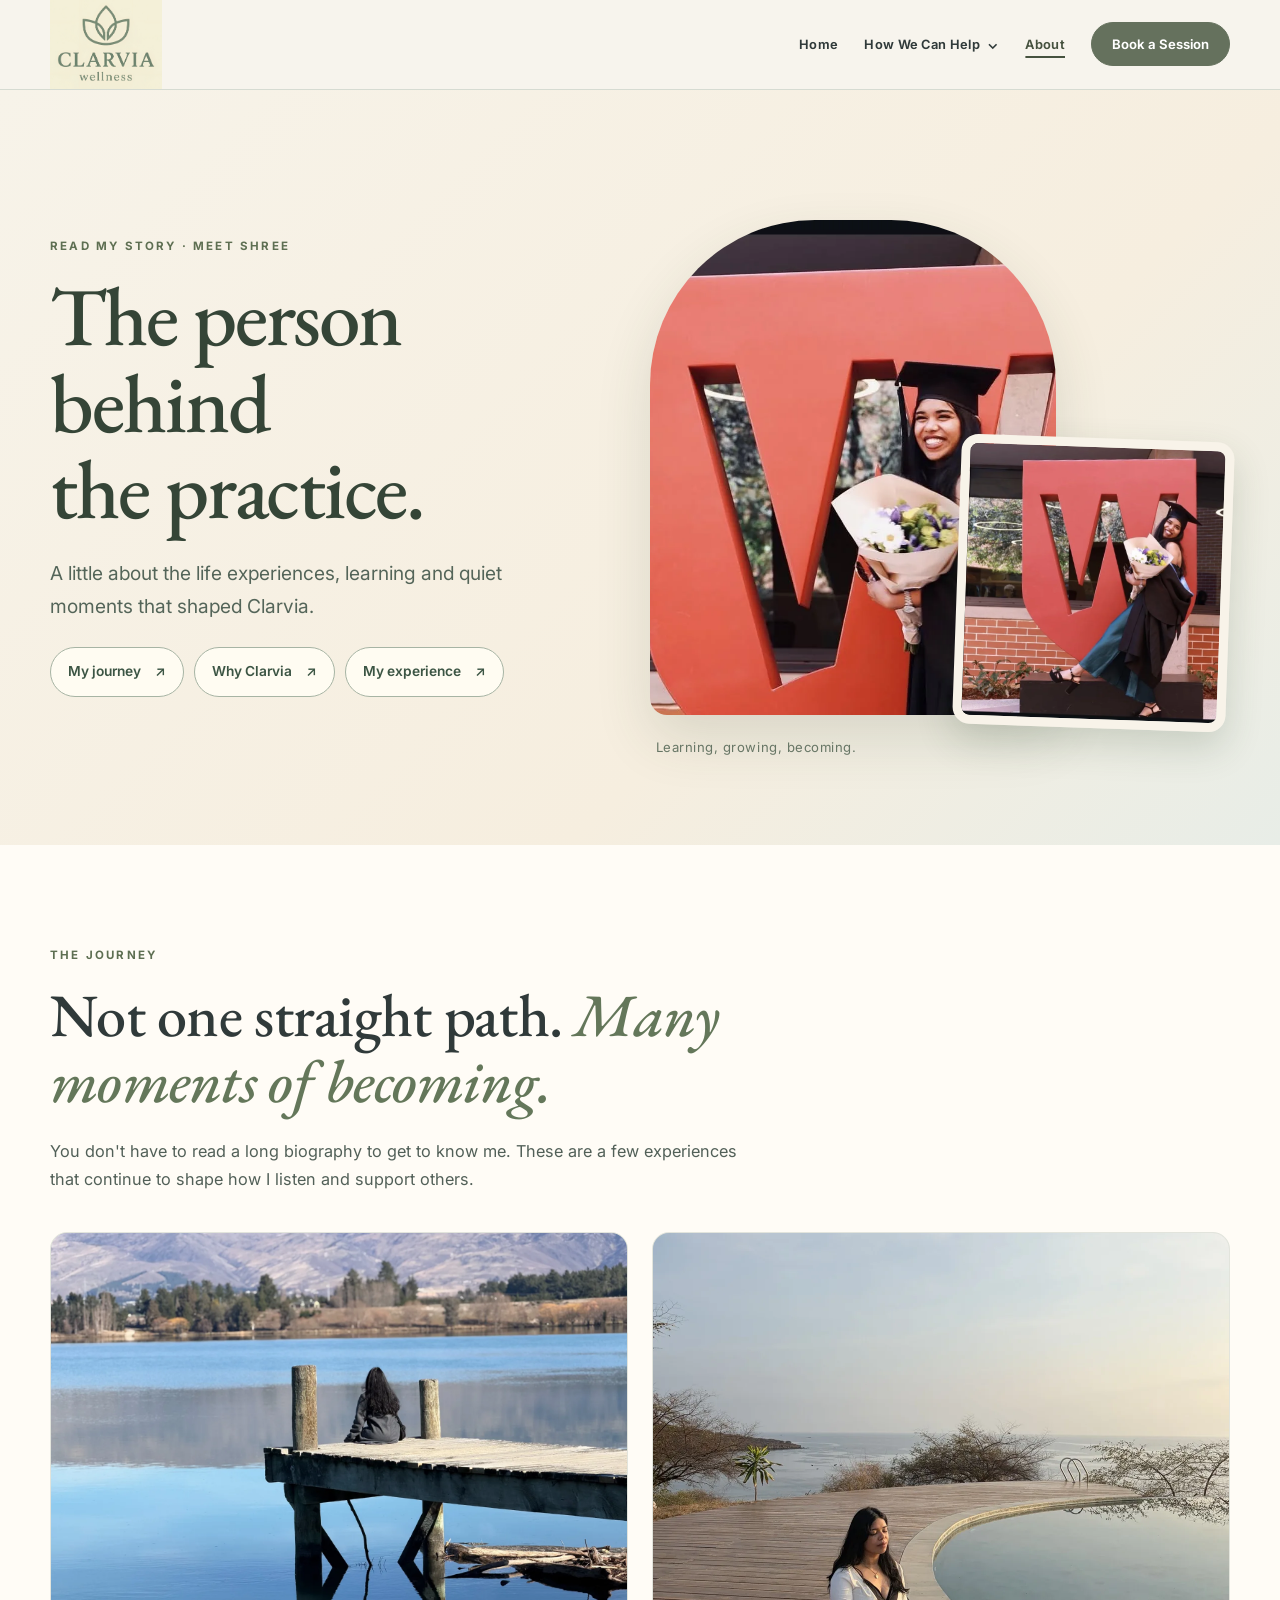
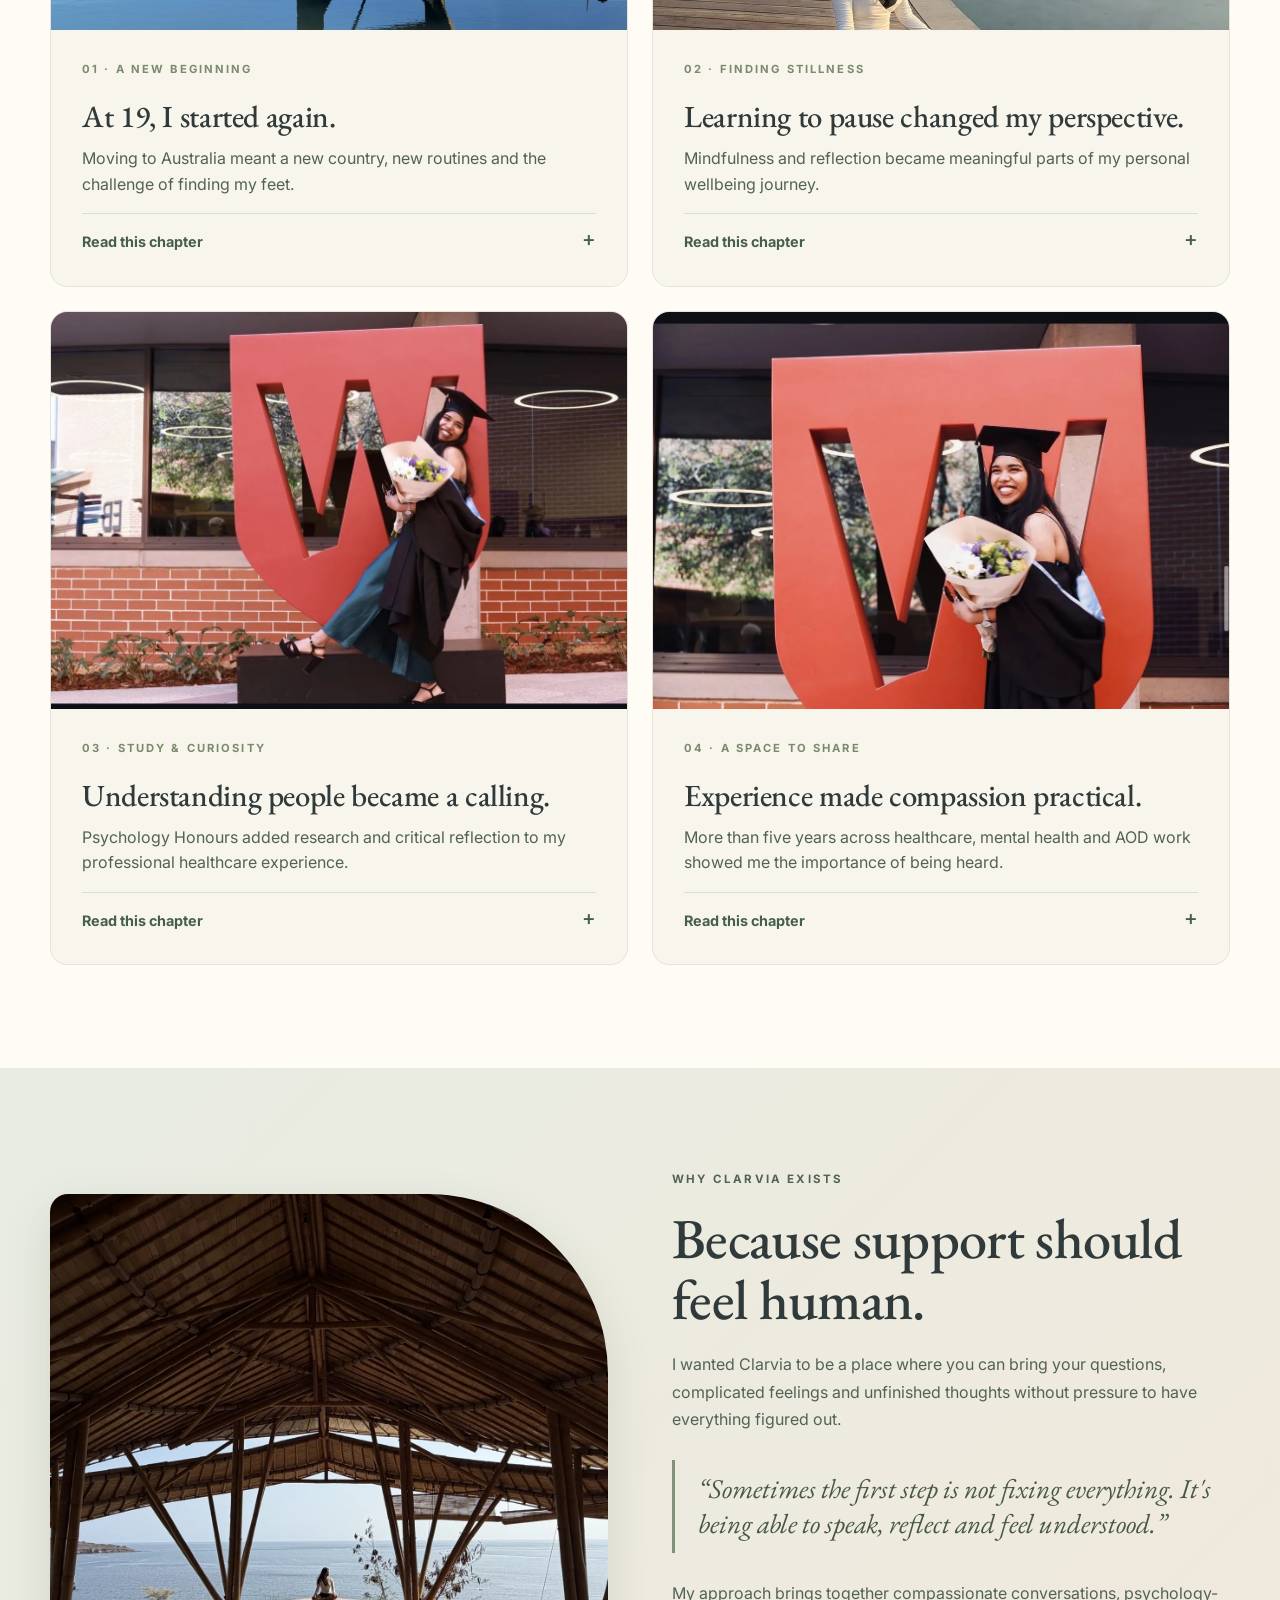
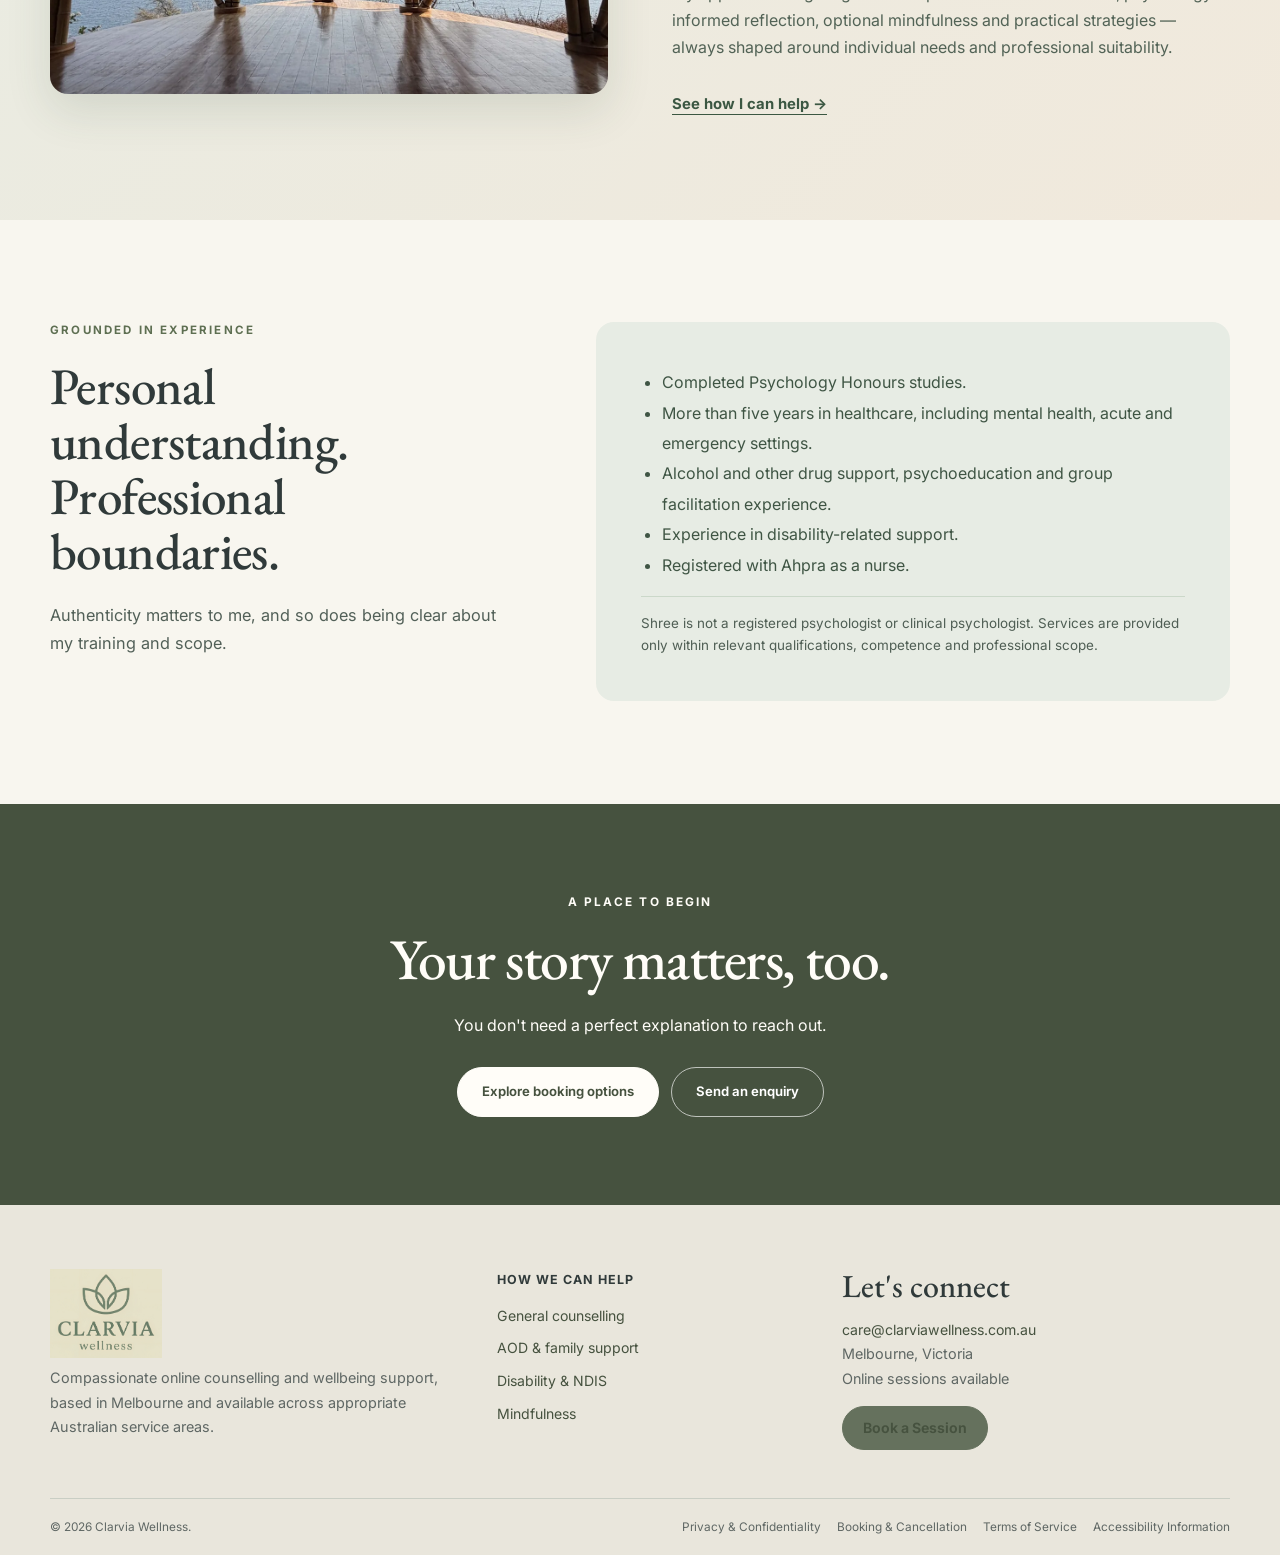
<file: about.html>
<!doctype html>
<html lang="en-AU"><head>
  <meta charset="UTF-8" /><meta name="viewport" content="width=device-width, initial-scale=1.0" /><meta name="description" content="Meet Shree, the founder of Clarvia Wellness, and learn about her healthcare, mental health, AOD, disability support and Psychology Honours background." /><link rel="canonical" href="https://clarviawellness.com.au/about.html" />
  <meta property="og:title" content="About Shree | Clarvia Wellness" /><meta property="og:description" content="The story behind Clarvia: a personal journey through change, mindfulness, study and compassionate care." /><meta property="og:type" content="profile" /><meta property="og:url" content="https://clarviawellness.com.au/about.html" /><meta property="og:image" content="https://clarviawellness.com.au/assets/images/shree-portrait.jpg" />
  <title>About Shree | Clarvia Wellness</title><link rel="preconnect" href="https://fonts.googleapis.com" /><link rel="preconnect" href="https://fonts.gstatic.com" crossorigin /><link href="https://fonts.googleapis.com/css2?family=EB+Garamond:wght@400;500;600&family=Inter:wght@400;500;600;700&display=swap" rel="stylesheet" /><link rel="stylesheet" href="css/styles.css" /><link rel="stylesheet" href="css/clarvia-refresh.css" /><link rel="stylesheet" href="css/clarvia-photo-playground.css" /><script src="js/main.js" defer></script>
</head><body>
  <a class="skip-link" href="#main-content">Skip to content</a><header class="site-header"><div class="container header-inner"><a class="brand" href="index.html" aria-label="Clarvia Wellness home"><img src="assets/images/clarvia-logo.png" alt="Clarvia Wellness" /></a><button class="menu-toggle" type="button" aria-expanded="false" aria-controls="site-nav" data-menu-toggle><span></span><span></span><span></span><span class="sr-only">Toggle navigation</span></button><nav class="site-nav" id="site-nav" aria-label="Main navigation" data-site-nav><a href="index.html">Home</a><details class="nav-dropdown"><summary>How We Can Help</summary><div class="dropdown-menu"><a href="general-counselling.html">General Counselling &amp; Emotional Wellbeing</a><a href="aod-counselling.html">Alcohol &amp; Other Drug Counselling</a><a href="ndis-support.html">Disability &amp; NDIS Support</a><a href="mindfulness.html">Mindfulness &amp; Wellbeing</a></div></details><a href="about.html" aria-current="page">About</a><a class="button button-small" href="book.html">Book a Session</a></nav></div></header>
  <main id="main-content">
<section class="cw-about-hero" aria-labelledby="cw-about-title"><div class="container cw-about-hero-grid">
<div class="cw-about-hero-text"><p class="cw-label">Read My Story · Meet Shree</p><h1 id="cw-about-title">The person behind the practice.</h1><p class="cw-about-hero-lead">A little about the life experiences, learning and quiet moments that shaped Clarvia.</p>
<div class="cw-about-hero-anchors"><a href="#my-journey">My journey <span aria-hidden="true">↗</span></a><a href="#why-clarvia">Why Clarvia <span aria-hidden="true">↗</span></a><a href="#my-experience">My experience <span aria-hidden="true">↗</span></a></div>
</div>
<div class="cw-about-hero-gallery">
<img class="cw-about-grad-main" src="assets/images/clarvia-personal/shree-graduation-flowers.webp" data-cw-fallback="assets/images/shree-portrait.jpg" alt="Shree celebrating her graduation while holding flowers" fetchpriority="high">
<img class="cw-about-grad-detail" src="assets/images/clarvia-personal/shree-graduation-university.webp" data-cw-fallback="assets/images/shree-portrait.jpg" alt="Shree in graduation robes at university" loading="lazy">
<span class="cw-about-photo-caption">Learning, growing, becoming.</span>
</div></div></section>
<section class="cw-section cw-about-journey" id="my-journey"><div class="container">
<div class="cw-about-section-heading"><p class="cw-label">The journey</p><h2>Not one straight path. <em>Many moments of becoming.</em></h2><p class="cw-lede">You don't have to read a long biography to get to know me. These are a few experiences that continue to shape how I listen and support others.</p></div>
<div class="cw-story-grid">
<article class="cw-story-card cw-story-move"><img src="assets/images/clarvia-personal/shree-lakeside-reflection.webp" data-cw-fallback="assets/images/australian-riverside-dawn.webp" alt="Shree reflecting beside a peaceful lake" loading="lazy"><div><p class="cw-label">01 · A new beginning</p><h3>At 19, I started again.</h3><p>Moving to Australia meant a new country, new routines and the challenge of finding my feet.</p><details><summary>Read this chapter</summary><p>I experienced loneliness, anxiety and uncertainty while adapting to a life far from what was familiar. It shaped my respect for the courage it takes to ask for support during change.</p></details></div></article>
<article class="cw-story-card cw-story-mindfulness"><img src="assets/images/clarvia-personal/shree-mindfulness-by-water.webp" data-cw-fallback="assets/images/reset-session.jpeg" alt="Shree practising mindfulness beside the water" loading="lazy"><div><p class="cw-label">02 · Finding stillness</p><h3>Learning to pause changed my perspective.</h3><p>Mindfulness and reflection became meaningful parts of my personal wellbeing journey.</p><details><summary>Read this chapter</summary><p>Through moments of quiet, meditation and self-reflection, I began paying closer attention to my emotions and ways of coping. These practices inform my approach but are never presented as a universal answer.</p></details></div></article>
<article class="cw-story-card cw-story-graduation"><img src="assets/images/clarvia-personal/shree-graduation-university.webp" data-cw-fallback="assets/images/shree-portrait.jpg" alt="Shree celebrating a graduation milestone" loading="lazy"><div><p class="cw-label">03 · Study &amp; curiosity</p><h3>Understanding people became a calling.</h3><p>Psychology Honours added research and critical reflection to my professional healthcare experience.</p><details><summary>Read this chapter</summary><p>Studying psychology deepened my appreciation for how thoughts, relationships, experiences and circumstances shape wellbeing. My completed Honours qualification does not make me a registered psychologist.</p></details></div></article>
<article class="cw-story-card cw-story-work"><img src="assets/images/clarvia-personal/shree-graduation-flowers.webp" data-cw-fallback="assets/images/shree-portrait.jpg" alt="Shree smiling in her graduation attire and holding flowers" loading="lazy"><div><p class="cw-label">04 · A space to share</p><h3>Experience made compassion practical.</h3><p>More than five years across healthcare, mental health and AOD work showed me the importance of being heard.</p><details><summary>Read this chapter</summary><p>Supporting people through acute care, emotional difficulties and substance-use concerns reminded me that change is personal. I value careful listening, collaborative goals and practical strategies, alongside appropriate referrals when a person's needs go beyond Clarvia's scope.</p></details></div></article>
</div></div></section>
<section class="cw-section cw-about-why" id="why-clarvia"><div class="container cw-about-why-grid"><div class="cw-about-why-photo"><img src="assets/images/clarvia-personal/shala-wide-meditation.webp" data-cw-fallback="assets/images/clarvia-interior-hero.webp" alt="Shree seated beneath an open bamboo pavilion, looking out over the water" loading="lazy"></div>
<div class="cw-about-why-text"><p class="cw-label">Why Clarvia exists</p><h2>Because support should feel human.</h2><p>I wanted Clarvia to be a place where you can bring your questions, complicated feelings and unfinished thoughts without pressure to have everything figured out.</p><blockquote>“Sometimes the first step is not fixing everything. It's being able to speak, reflect and feel understood.”</blockquote><p>My approach brings together compassionate conversations, psychology-informed reflection, optional mindfulness and practical strategies — always shaped around individual needs and professional suitability.</p><a class="cw-action" href="general-counselling.html">See how I can help →</a></div></div></section>
<section class="cw-section cw-about-credentials" id="my-experience"><div class="container cw-about-credentials-grid">
<div><p class="cw-label">Grounded in experience</p><h2>Personal understanding. Professional boundaries.</h2><p class="cw-lede">Authenticity matters to me, and so does being clear about my training and scope.</p></div>
<div class="cw-about-cred-panel"><ul><li>Completed Psychology Honours studies.</li><li>More than five years in healthcare, including mental health, acute and emergency settings.</li><li>Alcohol and other drug support, psychoeducation and group facilitation experience.</li><li>Experience in disability-related support.</li><li>Registered with Ahpra as a nurse.</li></ul><p>Shree is not a registered psychologist or clinical psychologist. Services are provided only within relevant qualifications, competence and professional scope.</p></div>
</div></section>
<section class="final-cta"><div class="container narrow"><p class="eyebrow">A place to begin</p><h2>Your story matters, too.</h2><p>You don't need a perfect explanation to reach out.</p><div class="actions"><a class="button button-light" href="book.html">Explore booking options</a><a class="button button-secondary" href="mailto:care@clarviawellness.com.au?subject=Clarvia%20enquiry">Send an enquiry</a></div></div></section>
</main>
  <footer class="site-footer"><div class="container footer-grid"><div class="footer-intro"><a class="footer-brand" href="index.html"><img src="assets/images/clarvia-logo.png" alt="Clarvia Wellness" /></a><p>Compassionate online counselling and wellbeing support, based in Melbourne and available across appropriate Australian service areas.</p></div><nav class="footer-nav" aria-label="Services"><strong>How we can help</strong><a href="general-counselling.html">General counselling</a><a href="aod-counselling.html">AOD &amp; family support</a><a href="ndis-support.html">Disability &amp; NDIS</a><a href="mindfulness.html">Mindfulness</a></nav><div class="footer-contact"><h3>Let's connect</h3><p><a href="mailto:care@clarviawellness.com.au">care@clarviawellness.com.au</a><br />Melbourne, Victoria<br />Online sessions available</p><a class="button button-small" href="book.html">Book a Session</a></div></div><div class="container footer-legal"><p>© <span data-year></span> Clarvia Wellness.</p><div class="footer-legal-links"><a href="privacy.html">Privacy &amp; Confidentiality</a><a href="booking-policy.html">Booking &amp; Cancellation</a><a href="terms.html">Terms of Service</a><a href="accessibility.html">Accessibility Information</a></div></div></footer>
</body></html>
</file>
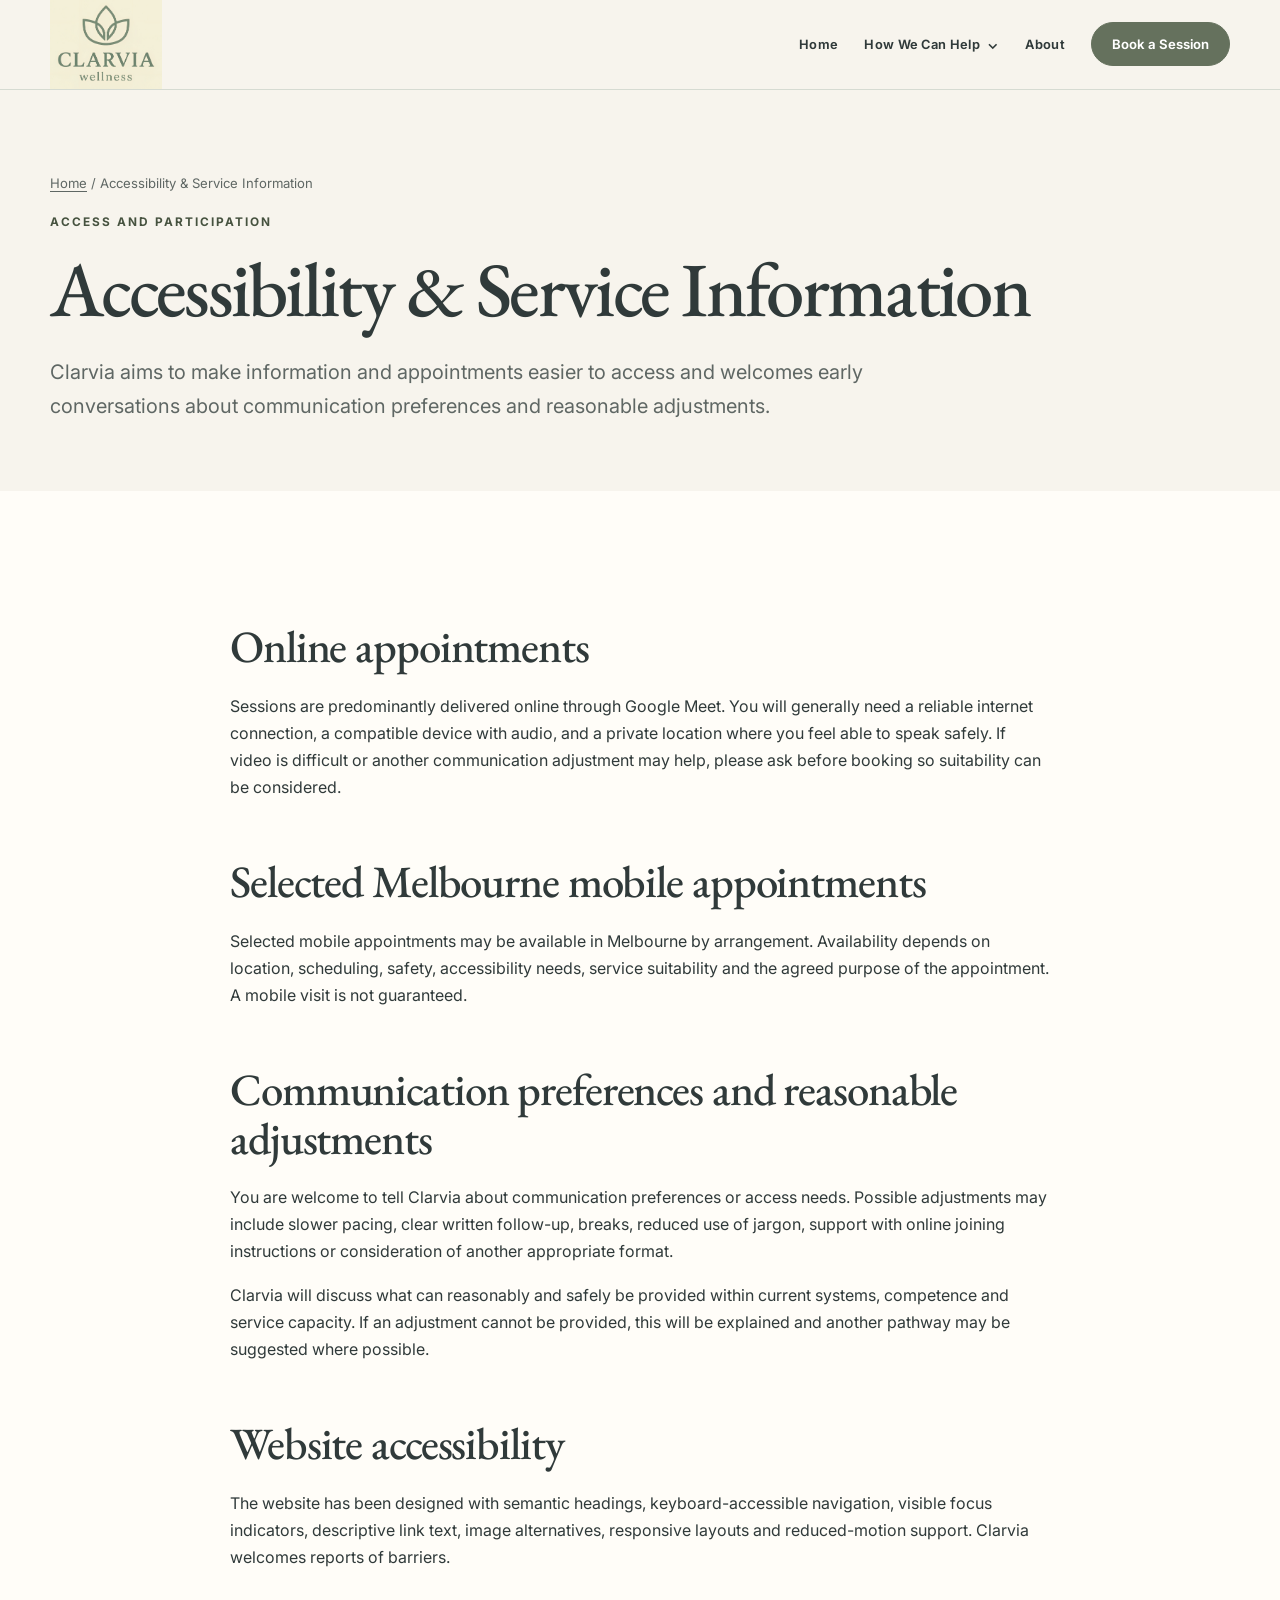
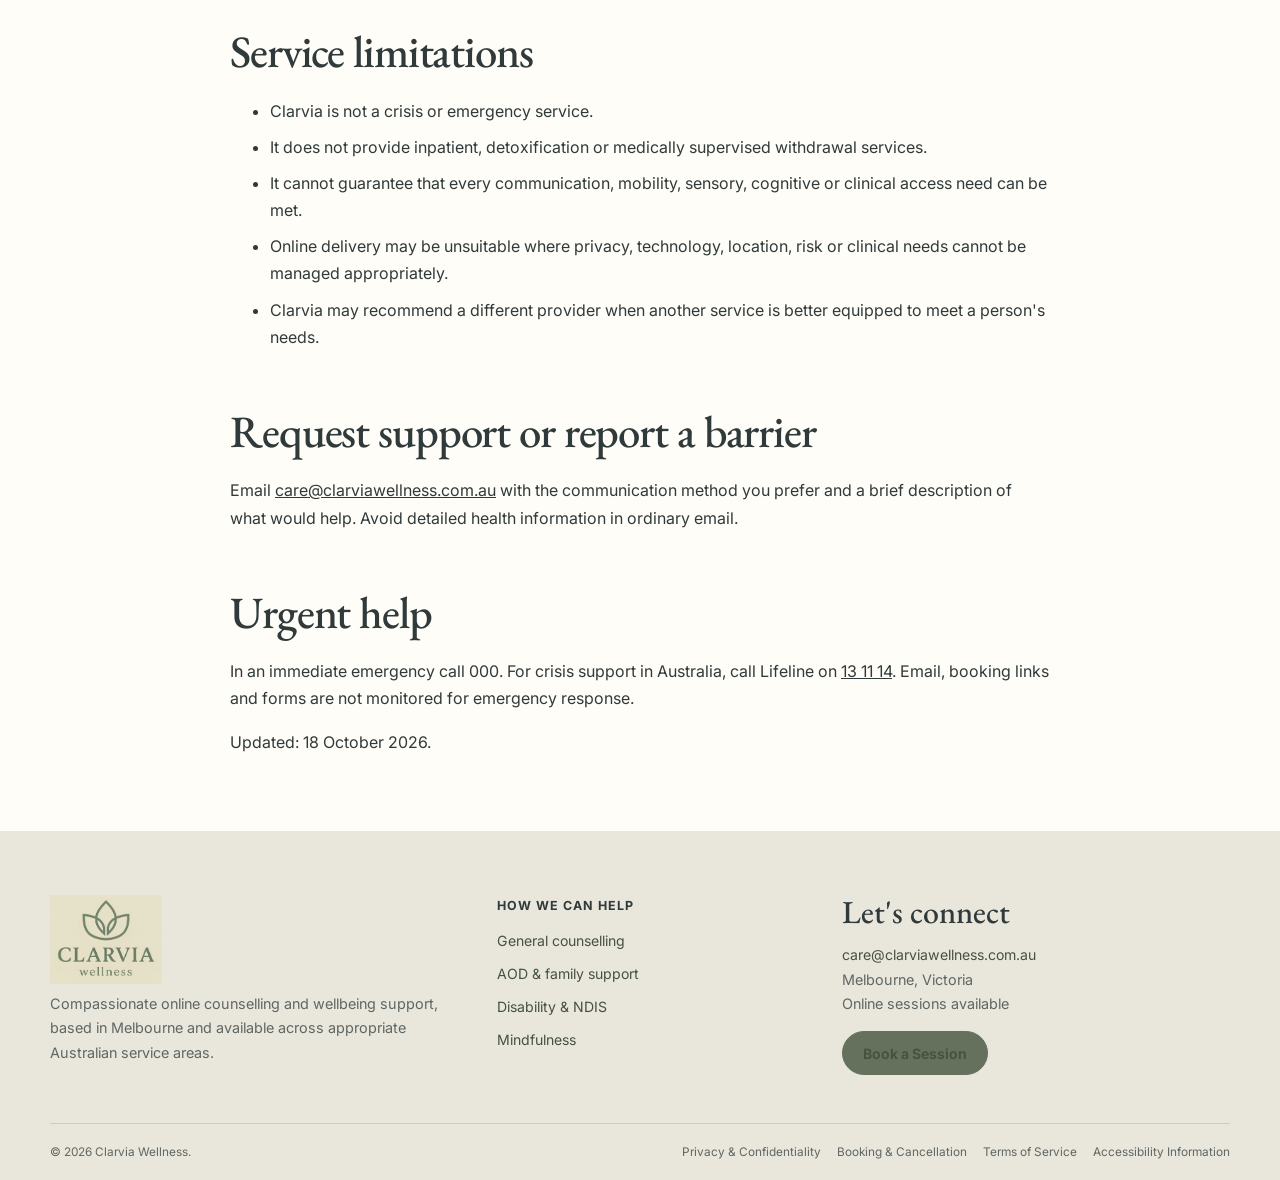
<file: accessibility.html>
<!doctype html>
<html lang="en-AU"><head>
  <meta charset="UTF-8" /><meta name="viewport" content="width=device-width, initial-scale=1.0" /><meta name="description" content="Accessibility and service information for Clarvia Wellness online counselling and selected Melbourne mobile appointments." /><link rel="canonical" href="https://clarviawellness.com.au/accessibility.html" /><meta property="og:title" content="Accessibility & Service Information | Clarvia Wellness" /><meta property="og:description" content="Access options, communication preferences and service limitations." /><meta property="og:type" content="website" /><meta property="og:url" content="https://clarviawellness.com.au/accessibility.html" /><title>Accessibility & Service Information | Clarvia Wellness</title>
  <link rel="preconnect" href="https://fonts.googleapis.com" /><link rel="preconnect" href="https://fonts.gstatic.com" crossorigin /><link href="https://fonts.googleapis.com/css2?family=EB+Garamond:wght@400;500;600&family=Inter:wght@400;500;600;700&display=swap" rel="stylesheet" /><link rel="stylesheet" href="css/styles.css" /><script src="js/main.js" defer></script>
</head><body>
  <a class="skip-link" href="#main-content">Skip to content</a><header class="site-header"><div class="container header-inner"><a class="brand" href="index.html" aria-label="Clarvia Wellness home"><img src="assets/images/clarvia-logo.png" alt="Clarvia Wellness" /></a><button class="menu-toggle" type="button" aria-expanded="false" aria-controls="site-nav" data-menu-toggle><span></span><span></span><span></span><span class="sr-only">Toggle navigation</span></button><nav class="site-nav" id="site-nav" aria-label="Main navigation" data-site-nav><a href="index.html">Home</a><details class="nav-dropdown"><summary>How We Can Help</summary><div class="dropdown-menu"><a href="general-counselling.html">General Counselling &amp; Emotional Wellbeing</a><a href="aod-counselling.html">Alcohol &amp; Other Drug Counselling</a><a href="ndis-support.html">Disability &amp; NDIS Support</a><a href="mindfulness.html">Mindfulness &amp; Wellbeing</a></div></details><a href="about.html">About</a><a class="button button-small" href="book.html">Book a Session</a></nav></div></header>
  <main id="main-content"><section class="page-hero"><div class="container"><p class="breadcrumb"><a href="index.html">Home</a> / Accessibility &amp; Service Information</p><p class="eyebrow">Access and participation</p><h1>Accessibility &amp; Service Information</h1><p class="lede">Clarvia aims to make information and appointments easier to access and welcomes early conversations about communication preferences and reasonable adjustments.</p></div></section>
    <section class="content-section section-alt"><div class="container policy-content">
      <h2>Online appointments</h2><p>Sessions are predominantly delivered online through Google Meet. You will generally need a reliable internet connection, a compatible device with audio, and a private location where you feel able to speak safely. If video is difficult or another communication adjustment may help, please ask before booking so suitability can be considered.</p>
      <h2>Selected Melbourne mobile appointments</h2><p>Selected mobile appointments may be available in Melbourne by arrangement. Availability depends on location, scheduling, safety, accessibility needs, service suitability and the agreed purpose of the appointment. A mobile visit is not guaranteed.</p>
      <h2>Communication preferences and reasonable adjustments</h2><p>You are welcome to tell Clarvia about communication preferences or access needs. Possible adjustments may include slower pacing, clear written follow-up, breaks, reduced use of jargon, support with online joining instructions or consideration of another appropriate format.</p><p>Clarvia will discuss what can reasonably and safely be provided within current systems, competence and service capacity. If an adjustment cannot be provided, this will be explained and another pathway may be suggested where possible.</p>
      <h2>Website accessibility</h2><p>The website has been designed with semantic headings, keyboard-accessible navigation, visible focus indicators, descriptive link text, image alternatives, responsive layouts and reduced-motion support. Clarvia welcomes reports of barriers.</p>
      <h2>Service limitations</h2><ul><li>Clarvia is not a crisis or emergency service.</li><li>It does not provide inpatient, detoxification or medically supervised withdrawal services.</li><li>It cannot guarantee that every communication, mobility, sensory, cognitive or clinical access need can be met.</li><li>Online delivery may be unsuitable where privacy, technology, location, risk or clinical needs cannot be managed appropriately.</li><li>Clarvia may recommend a different provider when another service is better equipped to meet a person's needs.</li></ul>
      <h2>Request support or report a barrier</h2><p>Email <a href="mailto:care@clarviawellness.com.au?subject=Accessibility%20request">care@clarviawellness.com.au</a> with the communication method you prefer and a brief description of what would help. Avoid detailed health information in ordinary email.</p>
      <h2>Urgent help</h2><p>In an immediate emergency call 000. For crisis support in Australia, call Lifeline on <a href="tel:131114">13 11 14</a>. Email, booking links and forms are not monitored for emergency response.</p><p class="small">Updated: 18 October 2026.</p>
    </div></section></main>
  <footer class="site-footer"><div class="container footer-grid"><div class="footer-intro"><a class="footer-brand" href="index.html"><img src="assets/images/clarvia-logo.png" alt="Clarvia Wellness" /></a><p>Compassionate online counselling and wellbeing support, based in Melbourne and available across appropriate Australian service areas.</p></div><nav class="footer-nav" aria-label="Services"><strong>How we can help</strong><a href="general-counselling.html">General counselling</a><a href="aod-counselling.html">AOD &amp; family support</a><a href="ndis-support.html">Disability &amp; NDIS</a><a href="mindfulness.html">Mindfulness</a></nav><div class="footer-contact"><h3>Let's connect</h3><p><a href="mailto:care@clarviawellness.com.au">care@clarviawellness.com.au</a><br />Melbourne, Victoria<br />Online sessions available</p><a class="button button-small" href="book.html">Book a Session</a></div></div><div class="container footer-legal"><p>© <span data-year></span> Clarvia Wellness.</p><div class="footer-legal-links"><a href="privacy.html">Privacy &amp; Confidentiality</a><a href="booking-policy.html">Booking &amp; Cancellation</a><a href="terms.html">Terms of Service</a><a href="accessibility.html">Accessibility Information</a></div></div></footer>
</body></html>
</file>
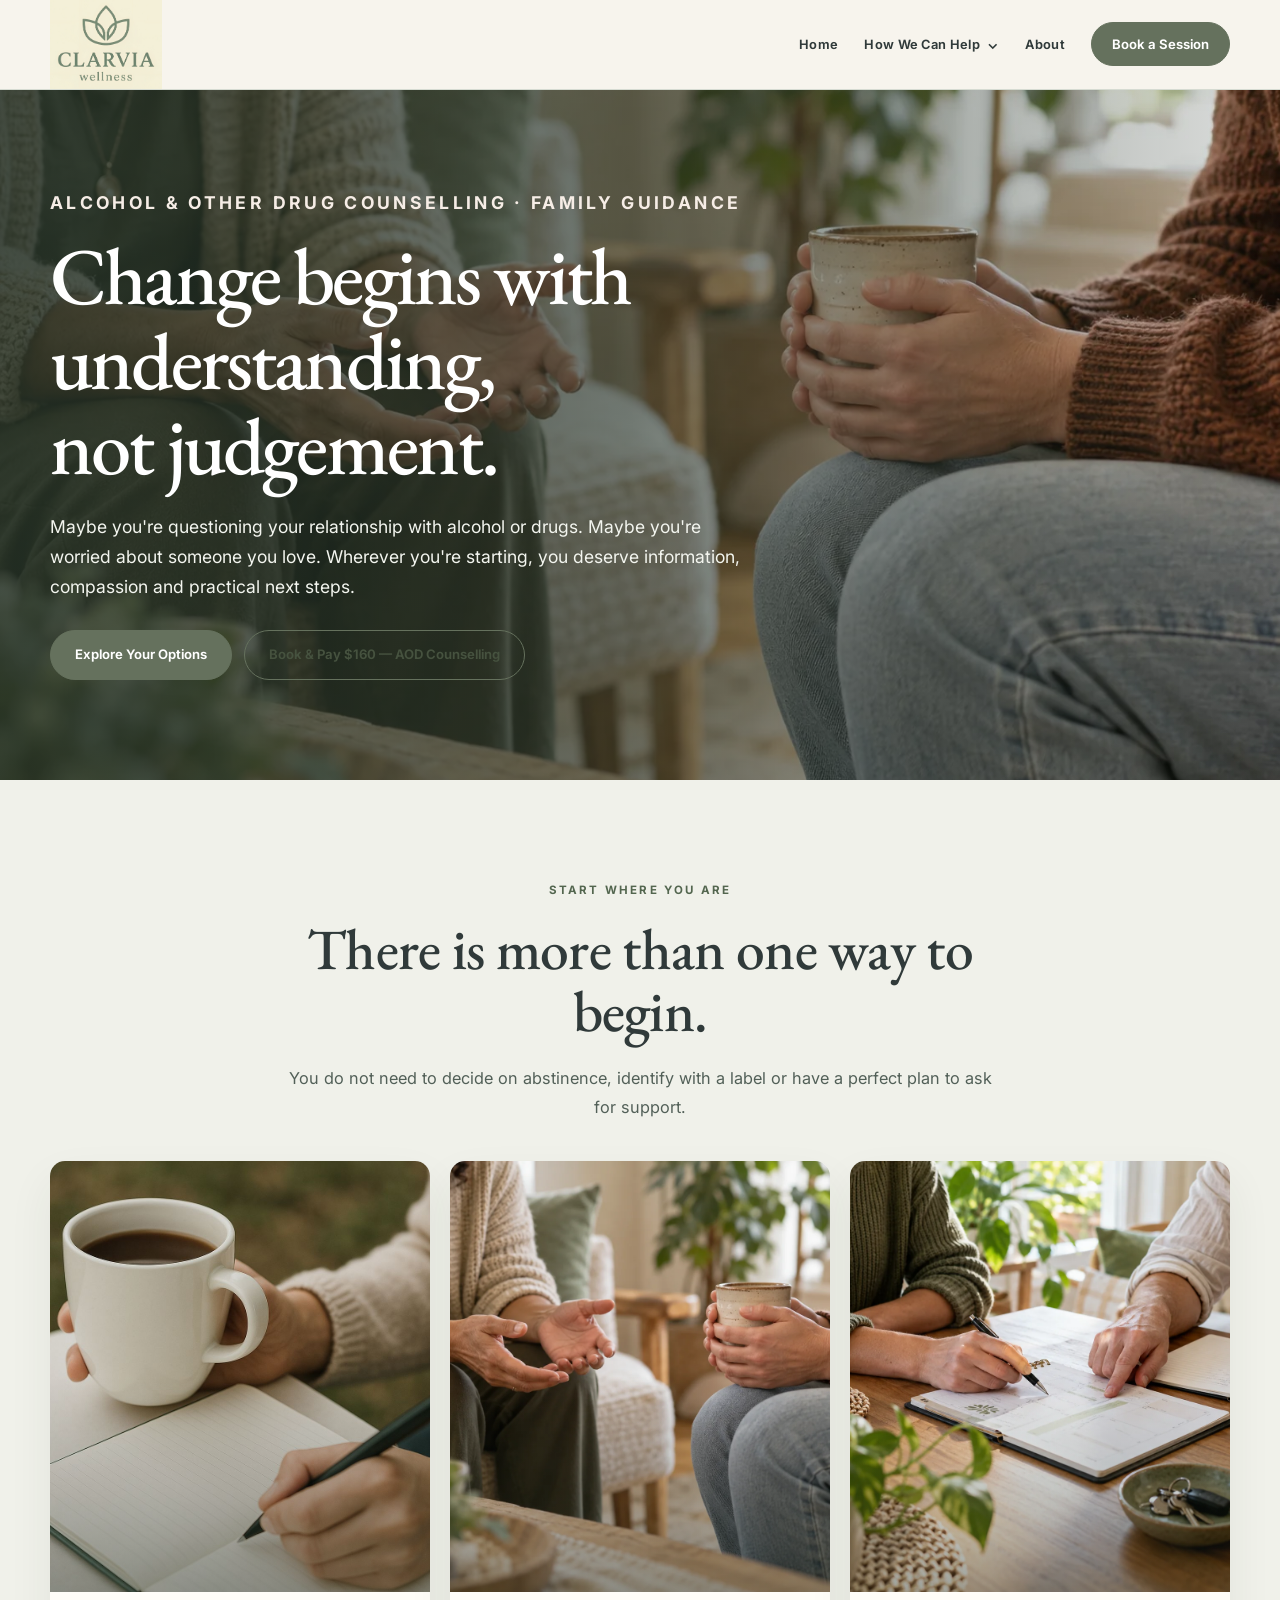
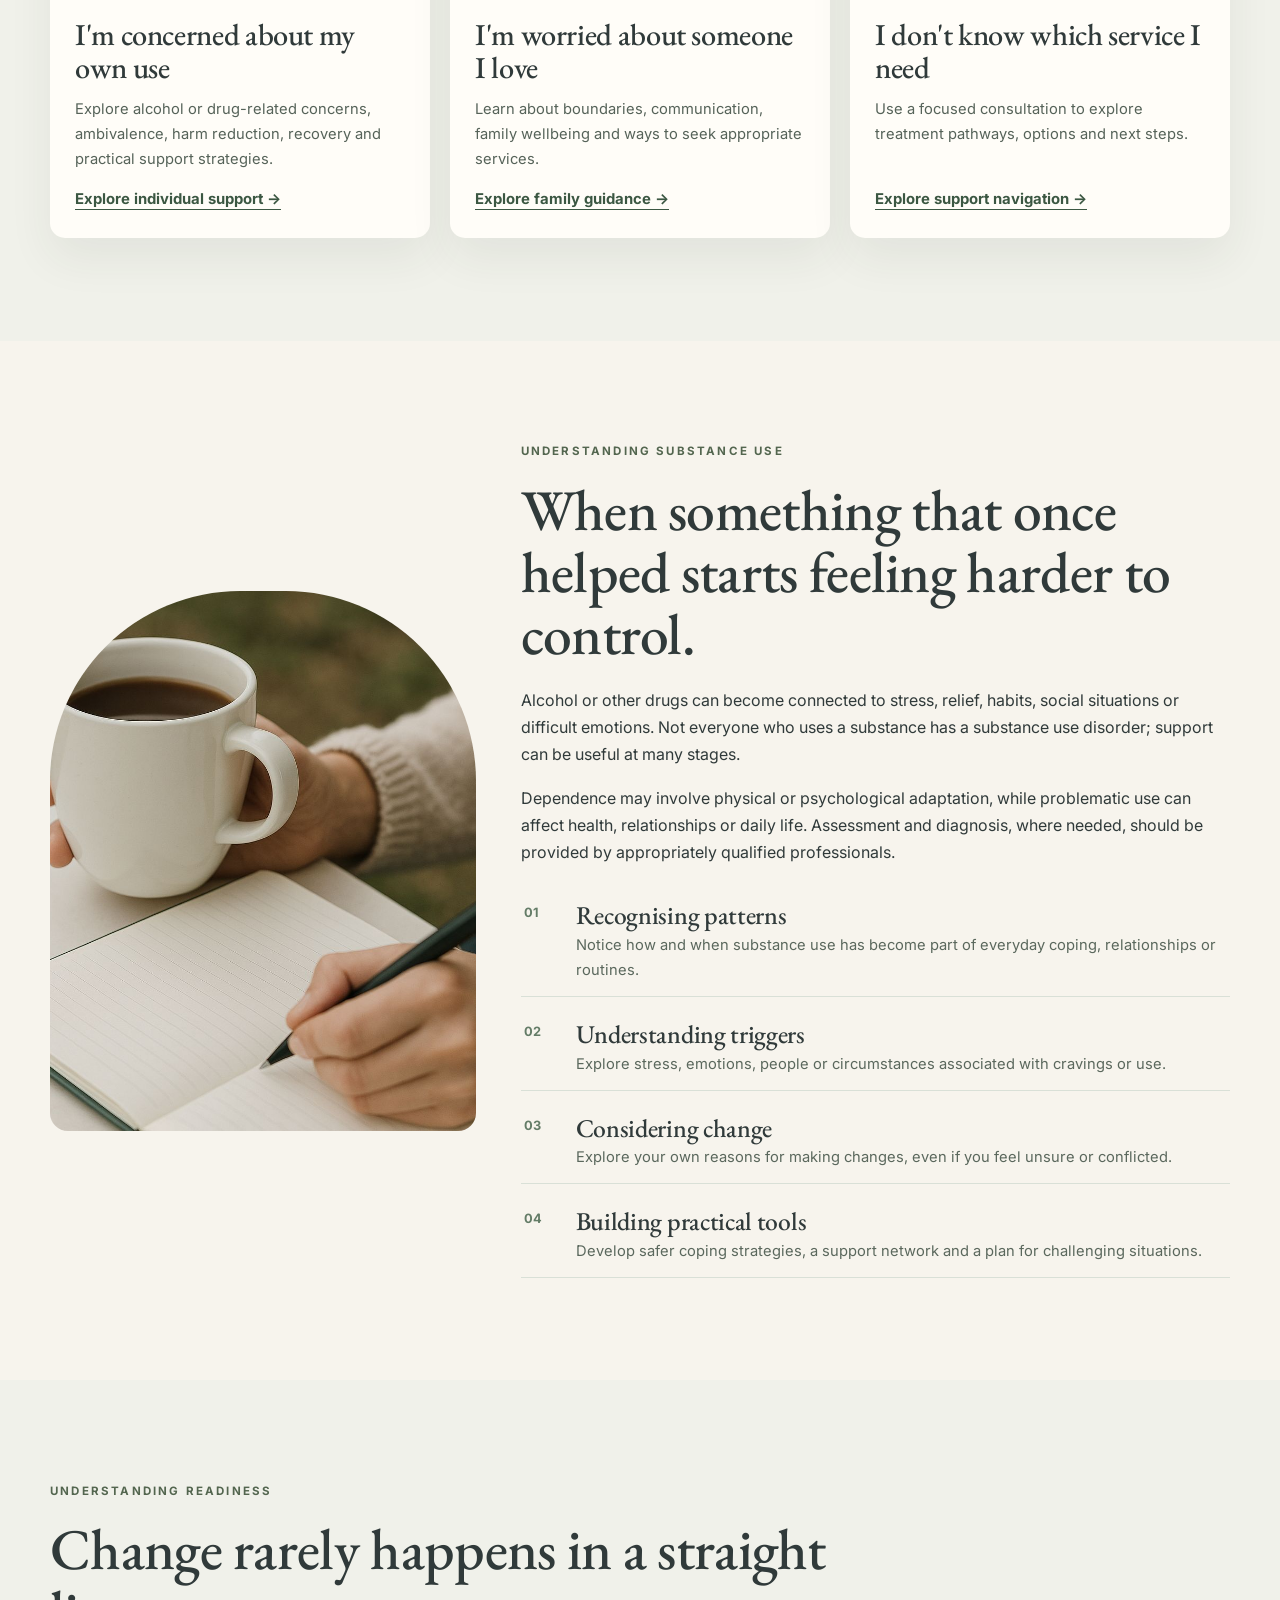
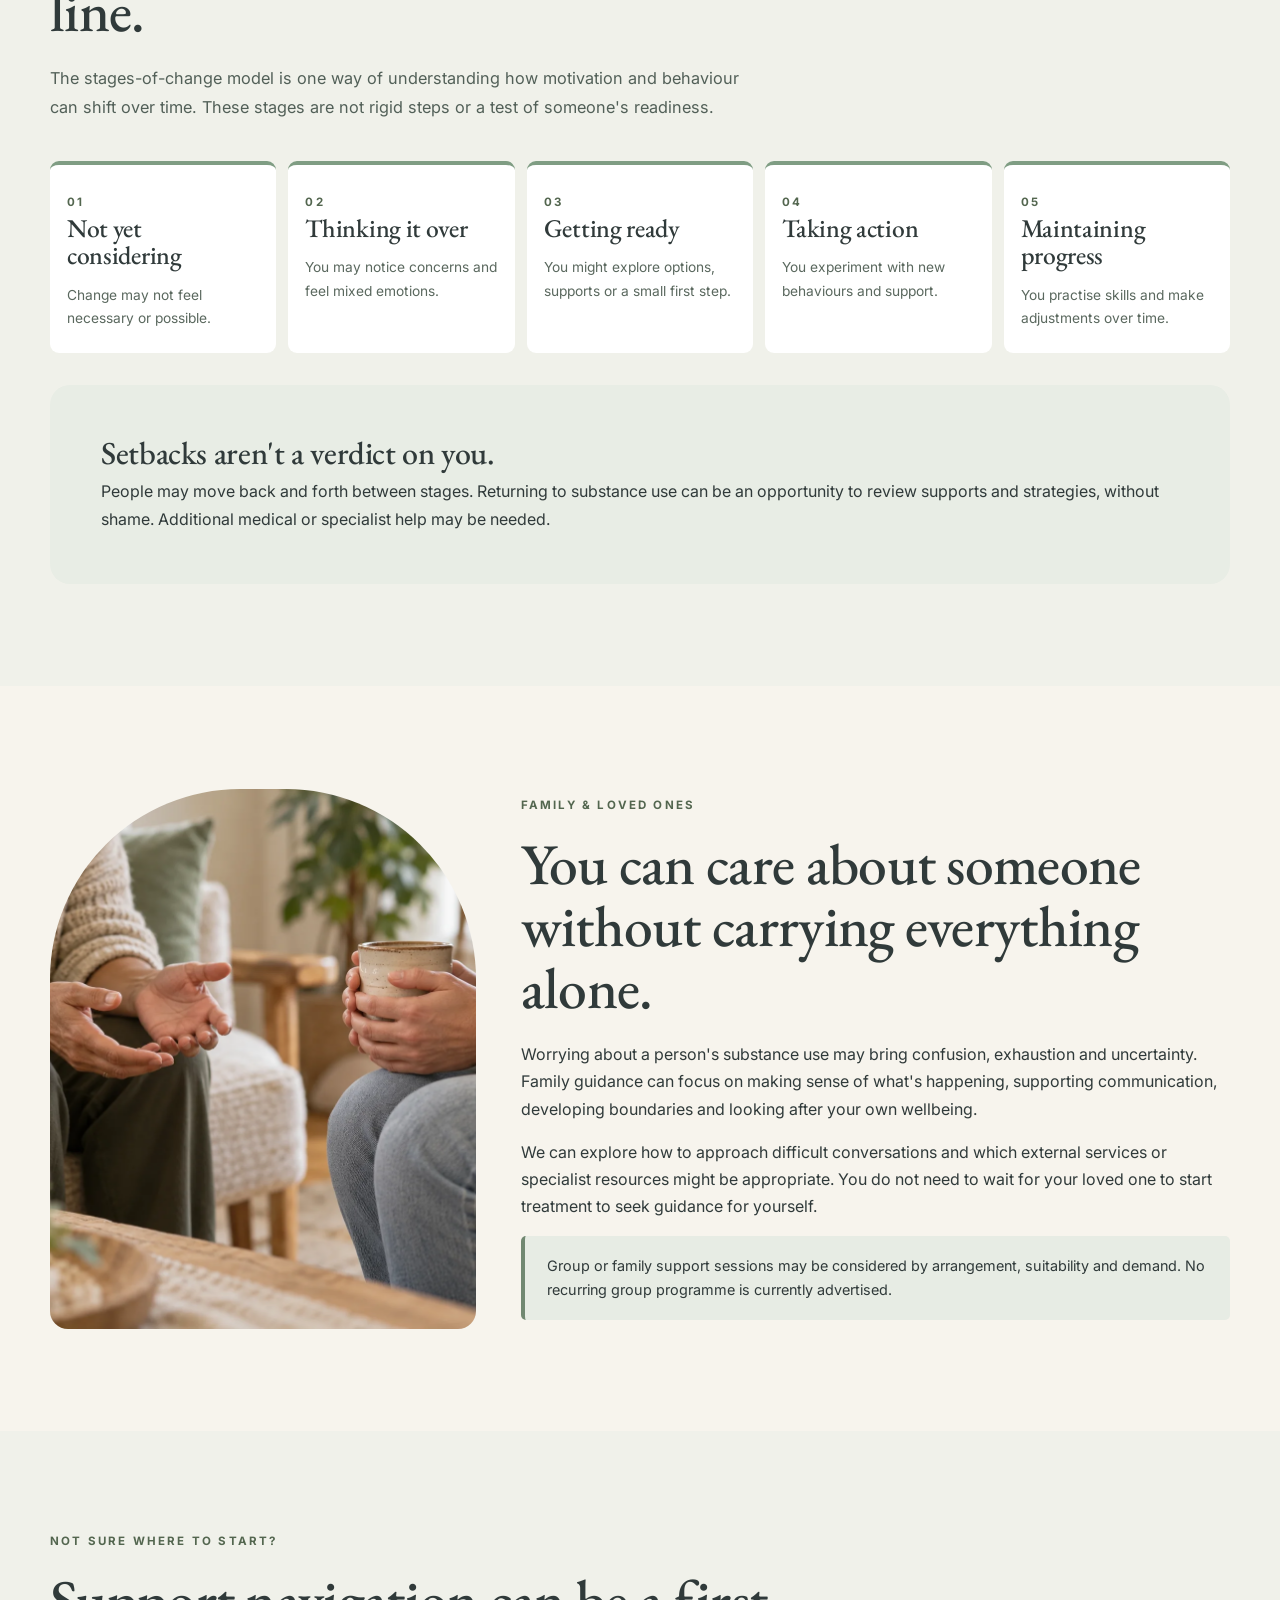
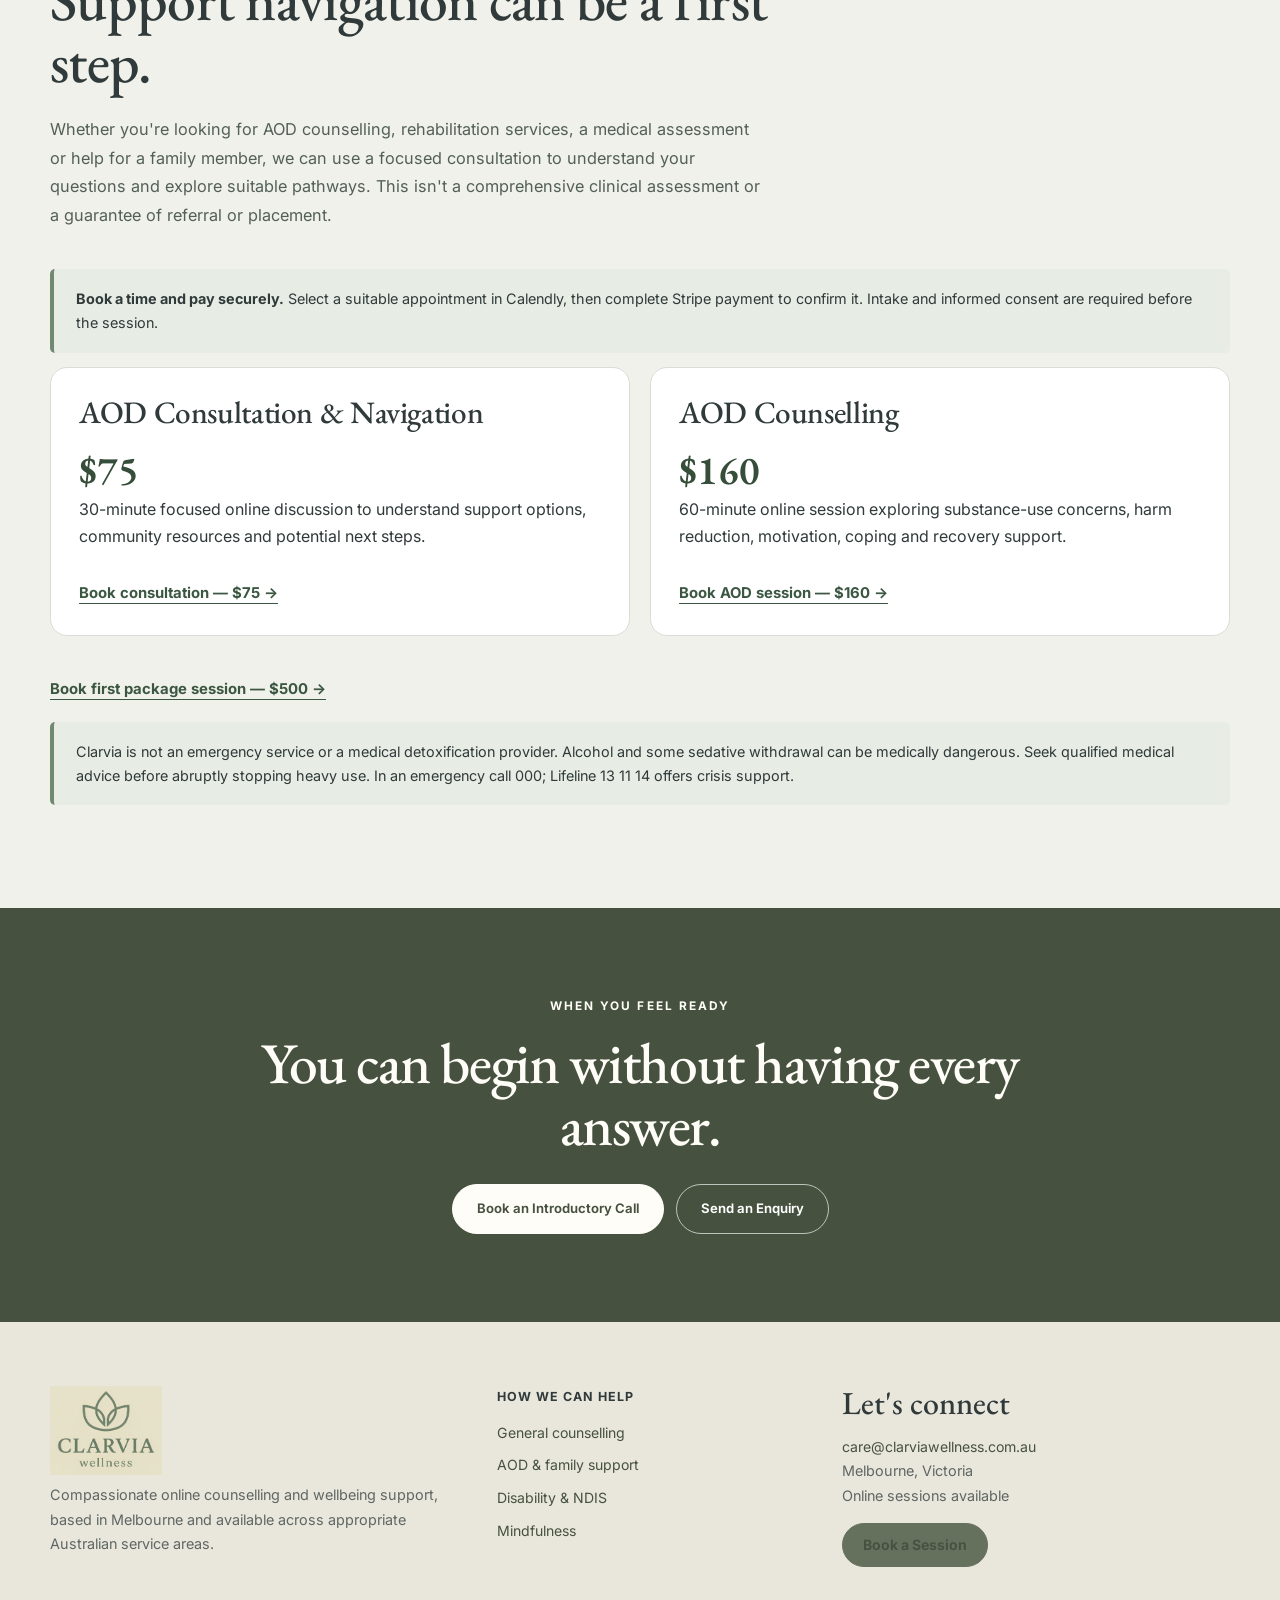
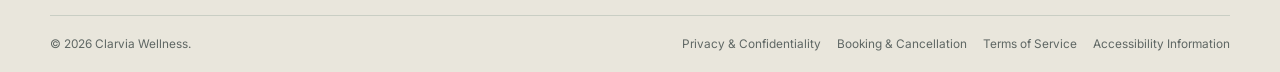
<file: aod-counselling.html>
<!doctype html>
<html lang="en-AU">
<head>
  <meta charset="UTF-8" /><meta name="viewport" content="width=device-width, initial-scale=1.0" /><meta name="description" content="Non-judgemental alcohol and other drug counselling for individuals and family members, available online through Clarvia Wellness." /><link rel="canonical" href="https://clarviawellness.com.au/aod-counselling.html" />
  <meta property="og:title" content="Alcohol & Other Drug Counselling | Clarvia Wellness" /><meta property="og:description" content="Support without judgement. Change at your own pace." /><meta property="og:type" content="website" /><meta property="og:url" content="https://clarviawellness.com.au/aod-counselling.html" /><meta property="og:image" content="https://clarviawellness.com.au/assets/images/integration-journey.jpeg" />
  <title>Alcohol & Other Drug Counselling | Clarvia Wellness</title><link rel="preconnect" href="https://fonts.googleapis.com" /><link rel="preconnect" href="https://fonts.gstatic.com" crossorigin /><link href="https://fonts.googleapis.com/css2?family=EB+Garamond:wght@400;500;600&family=Inter:wght@400;500;600;700&display=swap" rel="stylesheet" /><link rel="stylesheet" href="css/styles.css" /><script src="js/main.js" defer></script>
<link rel="stylesheet" href="css/clarvia-refresh.css"></head>
<body><a class="skip-link" href="#main-content">Skip to content</a>
  <header class="site-header"><div class="container header-inner"><a class="brand" href="index.html" aria-label="Clarvia Wellness home"><img src="assets/images/clarvia-logo.png" alt="Clarvia Wellness" /></a><button class="menu-toggle" type="button" aria-expanded="false" aria-controls="site-nav" data-menu-toggle><span></span><span></span><span></span><span class="sr-only">Toggle navigation</span></button><nav class="site-nav" id="site-nav" aria-label="Main navigation" data-site-nav><a href="index.html">Home</a><details class="nav-dropdown"><summary>How We Can Help</summary><div class="dropdown-menu"><a href="general-counselling.html">General Counselling &amp; Emotional Wellbeing</a><a href="aod-counselling.html" aria-current="page">Alcohol &amp; Other Drug Counselling</a><a href="ndis-support.html">Disability &amp; NDIS Support</a><a href="mindfulness.html">Mindfulness &amp; Wellbeing</a></div></details><a href="about.html">About</a><a class="button button-small" href="book.html">Book a Session</a></nav></div></header>
  <main id="main-content">
    <section class="cw-page-hero"><img src="assets/images/compassionate-conversation.webp" alt="" fetchpriority="high"><div class="container"><p class="cw-label">Alcohol &amp; Other Drug Counselling · Family Guidance</p><h1>Change begins with understanding, not judgement.</h1><p>Maybe you're questioning your relationship with alcohol or drugs. Maybe you're worried about someone you love. Wherever you're starting, you deserve information, compassion and practical next steps.</p><div class="actions"><a class="button" href="#aod-pathways">Explore Your Options</a><a class="button button-secondary" href="https://calendly.com/shreegaur/alcohol-other-drug-counselling-60-min" target="_blank" rel="noopener noreferrer">Book & Pay $160 — AOD Counselling</a></div></div></section>
<section class="cw-section cw-surface" id="aod-pathways"><div class="container"><div class="cw-intro cw-center"><p class="cw-label">Start where you are</p><h2>There is more than one way to begin.</h2><p class="cw-lede cw-center">You do not need to decide on abstinence, identify with a label or have a perfect plan to ask for support.</p></div><div class="cw-service-grid"><article class="cw-service"><div class="cw-service-photo"><img src="assets/images/clarity-call.jpeg" alt="" loading="lazy"></div><div class="cw-service-text"><h3>I'm concerned about my own use</h3><p>Explore alcohol or drug-related concerns, ambivalence, harm reduction, recovery and practical support strategies.</p><a class="cw-action" href="#individual-support">Explore individual support →</a></div></article><article class="cw-service"><div class="cw-service-photo"><img src="assets/images/compassionate-conversation.webp" alt="" loading="lazy"></div><div class="cw-service-text"><h3>I'm worried about someone I love</h3><p>Learn about boundaries, communication, family wellbeing and ways to seek appropriate services.</p><a class="cw-action" href="#family-support">Explore family guidance →</a></div></article><article class="cw-service"><div class="cw-service-photo"><img src="assets/images/everyday-goal-planning.webp" alt="" loading="lazy"></div><div class="cw-service-text"><h3>I don't know which service I need</h3><p>Use a focused consultation to explore treatment pathways, options and next steps.</p><a class="cw-action" href="#navigation">Explore support navigation →</a></div></article></div></div></section>
<section class="cw-section" id="individual-support"><div class="container cw-layers-grid"><div class="cw-layer-photo"><img src="assets/images/clarity-call.jpeg" alt="A moment of reflection and planning" loading="lazy"></div><div><p class="cw-label">Understanding substance use</p><h2>When something that once helped starts feeling harder to control.</h2><p>Alcohol or other drugs can become connected to stress, relief, habits, social situations or difficult emotions. Not everyone who uses a substance has a substance use disorder; support can be useful at many stages.</p><p>Dependence may involve physical or psychological adaptation, while problematic use can affect health, relationships or daily life. Assessment and diagnosis, where needed, should be provided by appropriately qualified professionals.</p><div class="cw-layer-cards"><div class="cw-layer-card"><span class="cw-num">01</span><div><h3>Recognising patterns</h3><p>Notice how and when substance use has become part of everyday coping, relationships or routines.</p></div></div><div class="cw-layer-card"><span class="cw-num">02</span><div><h3>Understanding triggers</h3><p>Explore stress, emotions, people or circumstances associated with cravings or use.</p></div></div><div class="cw-layer-card"><span class="cw-num">03</span><div><h3>Considering change</h3><p>Explore your own reasons for making changes, even if you feel unsure or conflicted.</p></div></div><div class="cw-layer-card"><span class="cw-num">04</span><div><h3>Building practical tools</h3><p>Develop safer coping strategies, a support network and a plan for challenging situations.</p></div></div></div></div></div></section>
<section class="cw-section cw-surface" id="change"><div class="container"><div class="cw-intro"><p class="cw-label">Understanding readiness</p><h2>Change rarely happens in a straight line.</h2><p class="cw-lede">The stages-of-change model is one way of understanding how motivation and behaviour can shift over time. These stages are not rigid steps or a test of someone's readiness.</p></div><div class="cw-change-steps"><article><span class="cw-label">01</span><h3>Not yet considering</h3><p>Change may not feel necessary or possible.</p></article><article><span class="cw-label">02</span><h3>Thinking it over</h3><p>You may notice concerns and feel mixed emotions.</p></article><article><span class="cw-label">03</span><h3>Getting ready</h3><p>You might explore options, supports or a small first step.</p></article><article><span class="cw-label">04</span><h3>Taking action</h3><p>You experiment with new behaviours and support.</p></article><article><span class="cw-label">05</span><h3>Maintaining progress</h3><p>You practise skills and make adjustments over time.</p></article></div><div class="cw-reassure"><h3>Setbacks aren't a verdict on you.</h3><p>People may move back and forth between stages. Returning to substance use can be an opportunity to review supports and strategies, without shame. Additional medical or specialist help may be needed.</p></div></div></section>
<section class="cw-section" id="family-support"><div class="container cw-layers-grid"><div class="cw-layer-photo"><img src="assets/images/compassionate-conversation.webp" alt="A supportive conversation" loading="lazy"></div><div><p class="cw-label">Family &amp; loved ones</p><h2>You can care about someone without carrying everything alone.</h2><p>Worrying about a person's substance use may bring confusion, exhaustion and uncertainty. Family guidance can focus on making sense of what's happening, supporting communication, developing boundaries and looking after your own wellbeing.</p><p>We can explore how to approach difficult conversations and which external services or specialist resources might be appropriate. You do not need to wait for your loved one to start treatment to seek guidance for yourself.</p><p class="cw-plain-notice">Group or family support sessions may be considered by arrangement, suitability and demand. No recurring group programme is currently advertised.</p></div></div></section>
<section class="cw-section cw-surface" id="navigation"><div class="container"><div class="cw-intro"><p class="cw-label">Not sure where to start?</p><h2>Support navigation can be a first step.</h2><p class="cw-lede">Whether you're looking for AOD counselling, rehabilitation services, a medical assessment or help for a family member, we can use a focused consultation to understand your questions and explore suitable pathways. This isn't a comprehensive clinical assessment or a guarantee of referral or placement.</p></div><p class="cw-plain-notice"><strong>Book a time and pay securely.</strong> Select a suitable appointment in Calendly, then complete Stripe payment to confirm it. Intake and informed consent are required before the session.</p><div class="cw-offers"><article class="cw-offer"><h3>AOD Consultation &amp; Navigation</h3><strong>$75</strong><p>30-minute focused online discussion to understand support options, community resources and potential next steps.</p><a class="cw-action" href="https://calendly.com/shreegaur/aod-consultation-service-navigation-30-min" target="_blank" rel="noopener noreferrer">Book consultation — $75 →</a></article><article class="cw-offer"><h3>AOD Counselling</h3><strong>$160</strong><p>60-minute online session exploring substance-use concerns, harm reduction, motivation, coping and recovery support.</p><a class="cw-action" href="https://calendly.com/shreegaur/alcohol-other-drug-counselling-60-min" target="_blank" rel="noopener noreferrer">Book AOD session — $160 →</a></article></div><p style="margin-top:26px"><a class="cw-action" href="https://calendly.com/shreegaur/four-week-support-package-first-session-60-min" target="_blank" rel="noopener noreferrer">Book first package session — $500 →</a></p><p class="cw-plain-notice" style="margin-top:20px">Clarvia is not an emergency service or a medical detoxification provider. Alcohol and some sedative withdrawal can be medically dangerous. Seek qualified medical advice before abruptly stopping heavy use. In an emergency call 000; Lifeline 13 11 14 offers crisis support.</p></div></section>
<section class="final-cta"><div class="container narrow"><p class="eyebrow">When you feel ready</p><h2>You can begin without having every answer.</h2><div class="actions"><a class="button button-light" href="https://calendly.com/shreegaur/free-introductory-call-15-min" target="_blank" rel="noopener noreferrer">Book an Introductory Call</a><a class="button button-secondary" href="mailto:care@clarviawellness.com.au?subject=AOD%20support%20enquiry">Send an Enquiry</a></div></div></section>
  </main>
  <footer class="site-footer"><div class="container footer-grid"><div class="footer-intro"><a class="footer-brand" href="index.html"><img src="assets/images/clarvia-logo.png" alt="Clarvia Wellness" /></a><p>Compassionate online counselling and wellbeing support, based in Melbourne and available across appropriate Australian service areas.</p></div><nav class="footer-nav" aria-label="Services"><strong>How we can help</strong><a href="general-counselling.html">General counselling</a><a href="aod-counselling.html">AOD &amp; family support</a><a href="ndis-support.html">Disability &amp; NDIS</a><a href="mindfulness.html">Mindfulness</a></nav><div class="footer-contact"><h3>Let's connect</h3><p><a href="mailto:care@clarviawellness.com.au">care@clarviawellness.com.au</a><br />Melbourne, Victoria<br />Online sessions available</p><a class="button button-small" href="book.html">Book a Session</a></div></div><div class="container footer-legal"><p>© <span data-year></span> Clarvia Wellness.</p><div class="footer-legal-links"><a href="privacy.html">Privacy &amp; Confidentiality</a><a href="booking-policy.html">Booking &amp; Cancellation</a><a href="terms.html">Terms of Service</a><a href="accessibility.html">Accessibility Information</a></div></div></footer>
</body></html>
</file>
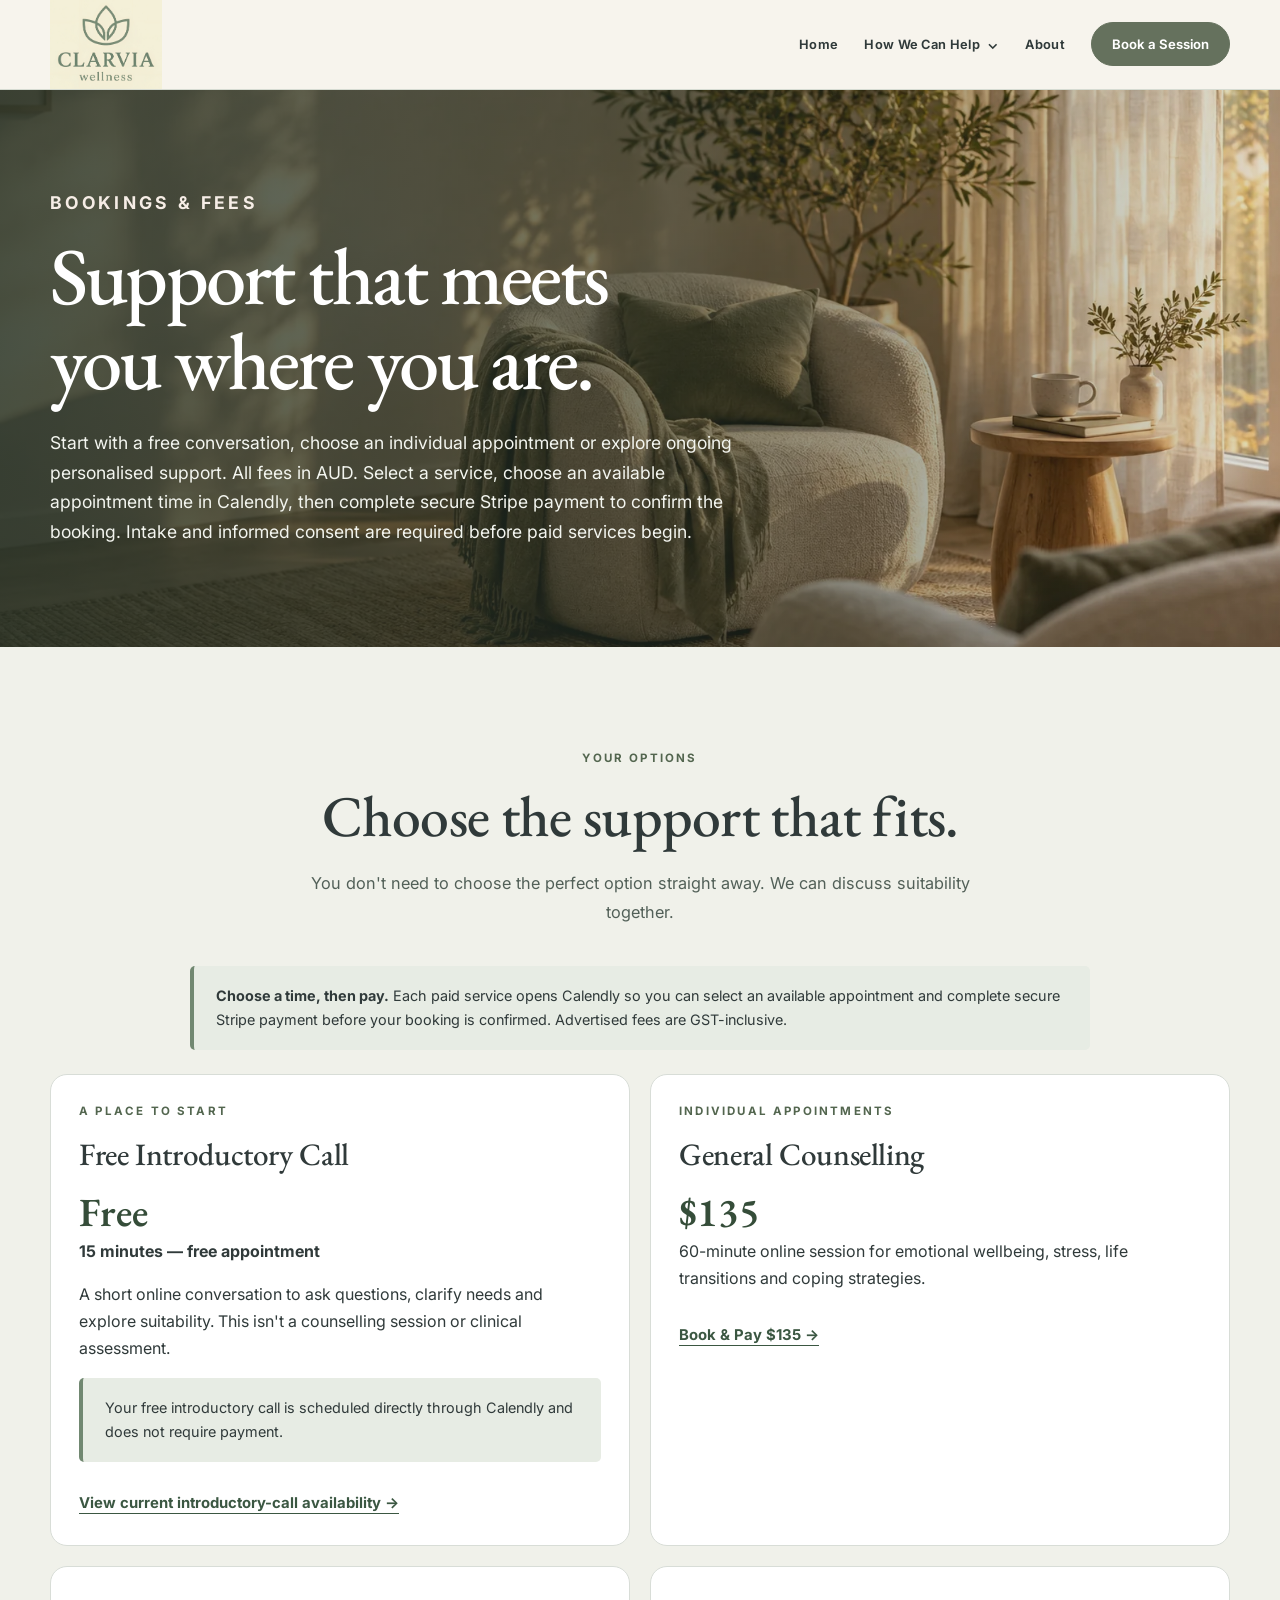
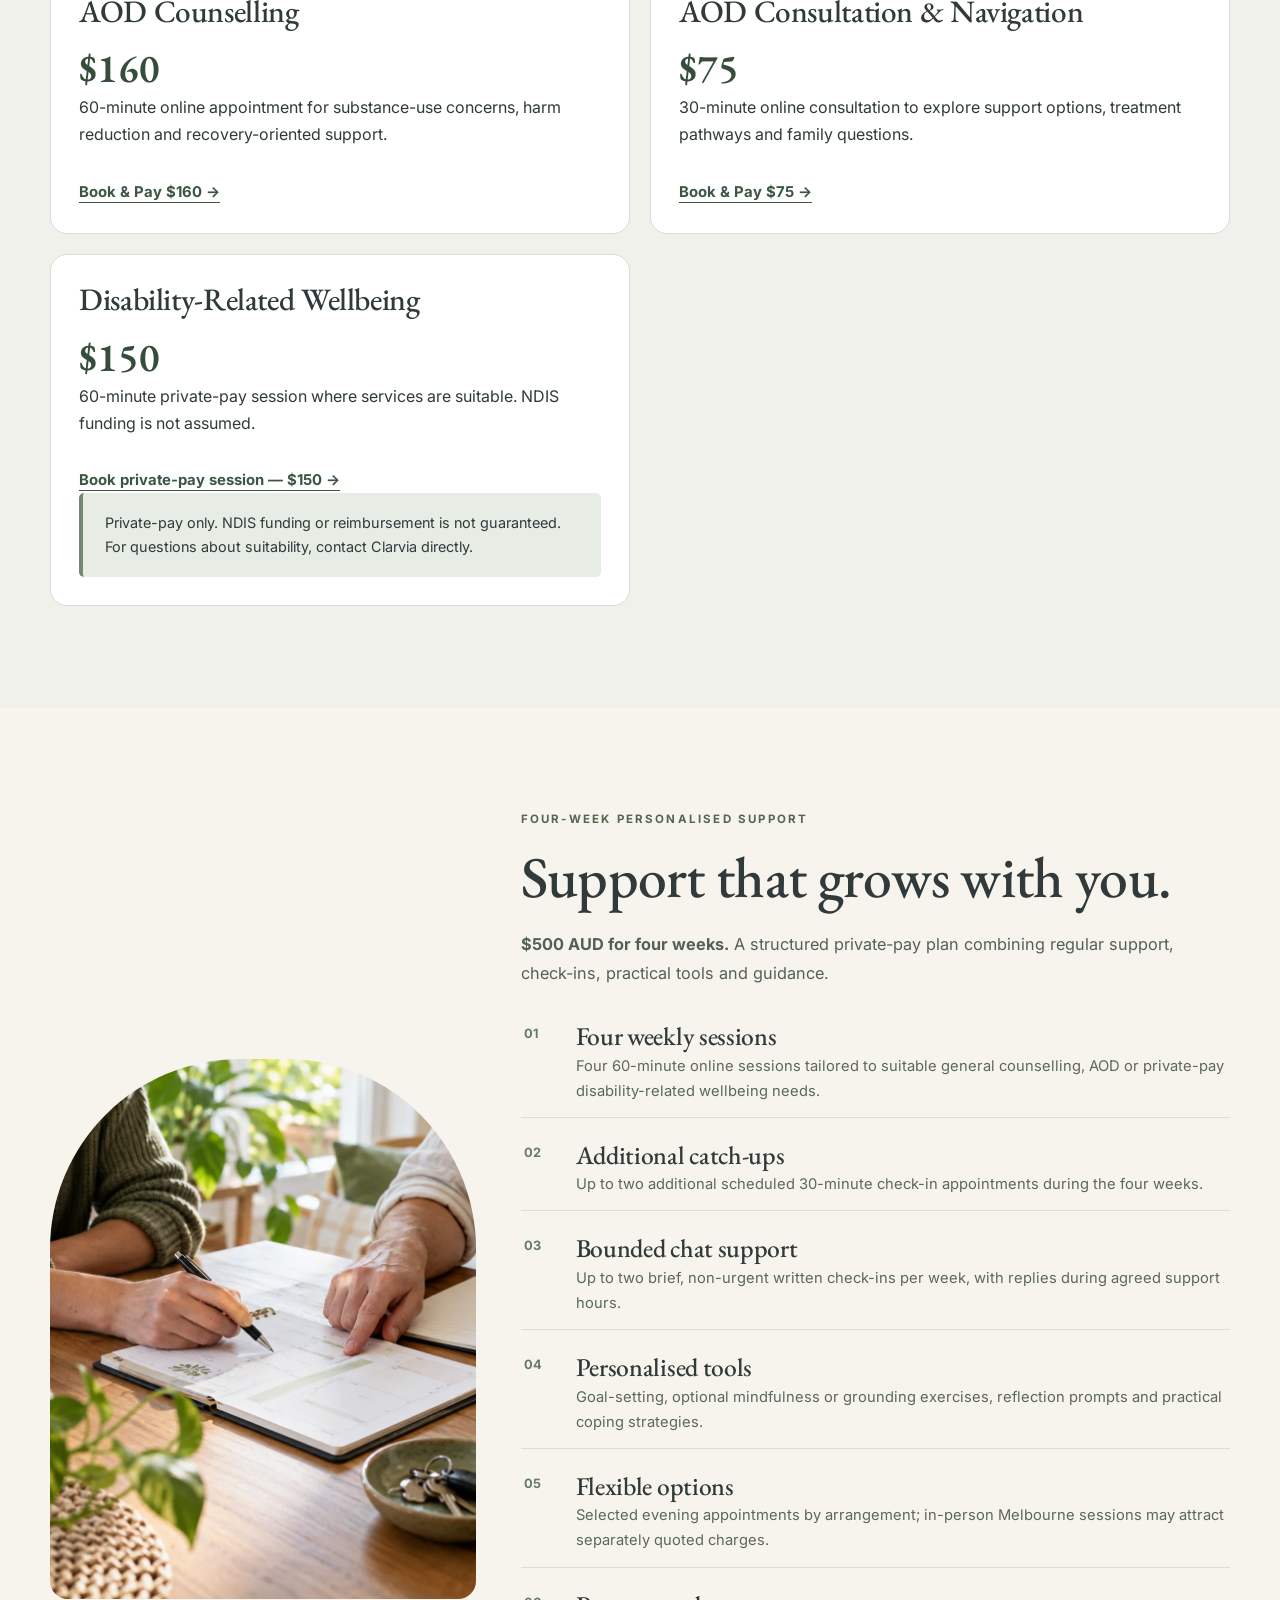
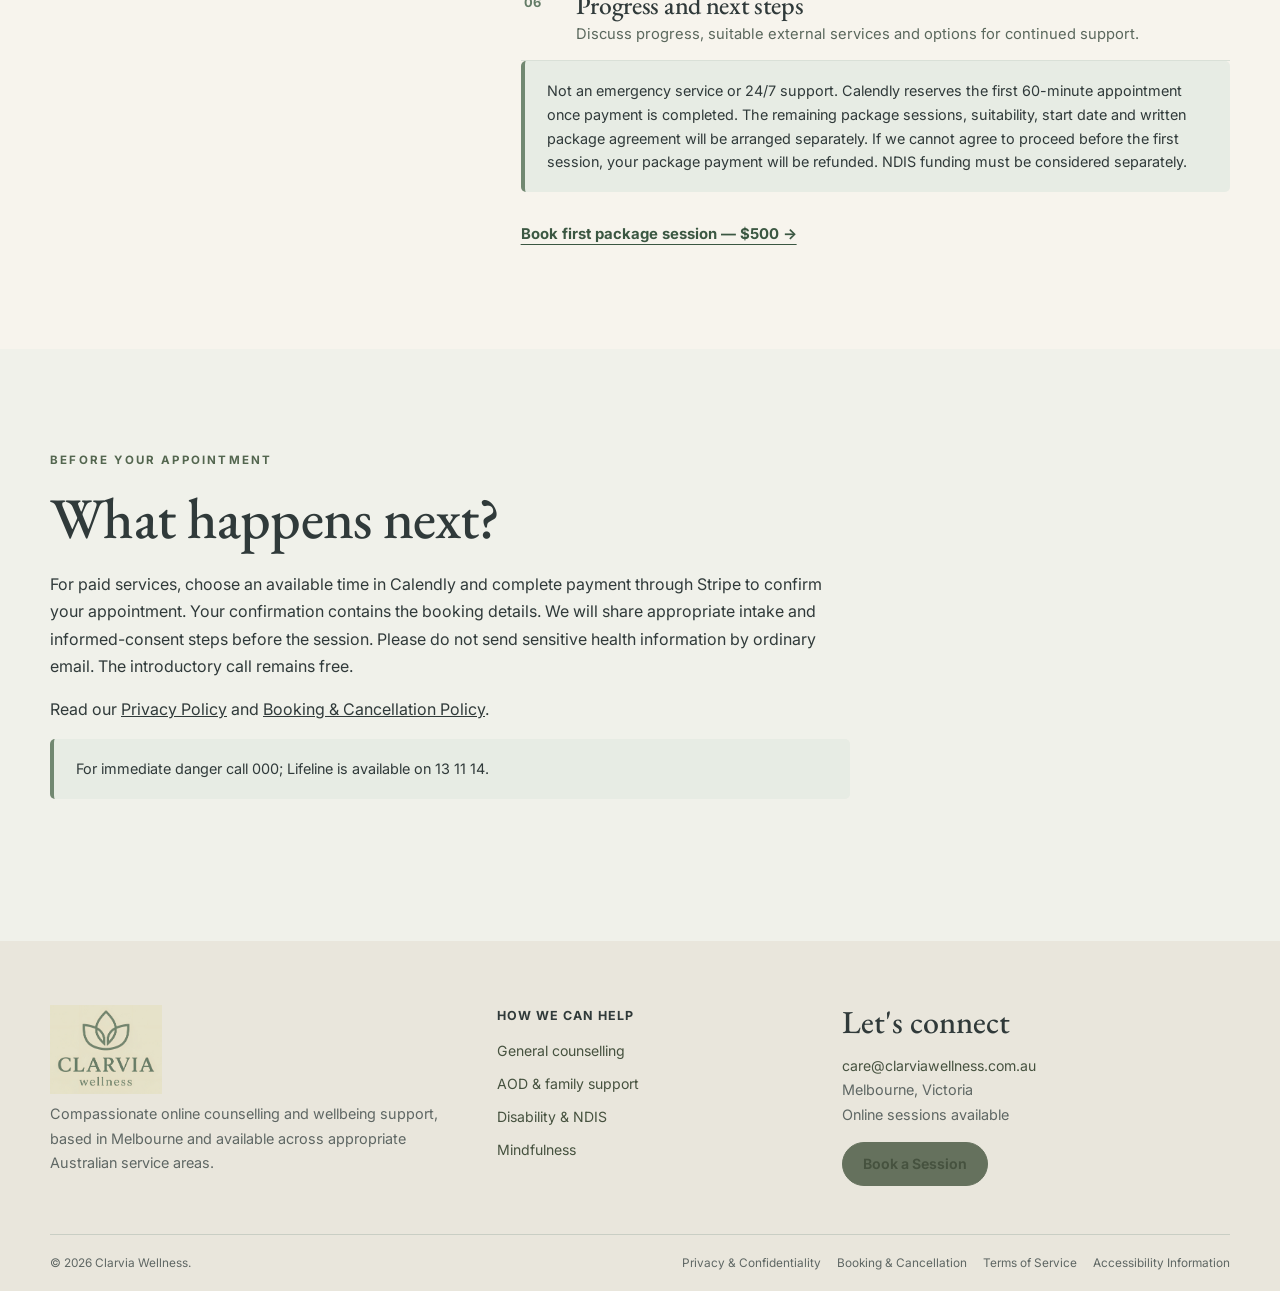
<file: book.html>
<!doctype html>
<html lang="en-AU"><head>
  <meta charset="UTF-8" /><meta name="viewport" content="width=device-width, initial-scale=1.0" /><meta name="description" content="Book a free introductory call or individual online counselling session with Clarvia Wellness, or enquire about a three-session package." /><link rel="canonical" href="https://clarviawellness.com.au/book.html" />
  <meta property="og:title" content="Book a Session | Clarvia Wellness" /><meta property="og:description" content="Choose a clear, low-pressure way to begin." /><meta property="og:type" content="website" /><meta property="og:url" content="https://clarviawellness.com.au/book.html" /><meta property="og:image" content="https://clarviawellness.com.au/assets/images/clarity-call.jpeg" />
  <title>Book a Session | Clarvia Wellness</title><link rel="preconnect" href="https://fonts.googleapis.com" /><link rel="preconnect" href="https://fonts.gstatic.com" crossorigin /><link href="https://fonts.googleapis.com/css2?family=EB+Garamond:wght@400;500;600&family=Inter:wght@400;500;600;700&display=swap" rel="stylesheet" /><link rel="stylesheet" href="css/styles.css" /><script src="js/main.js" defer></script>
<link rel="stylesheet" href="css/clarvia-refresh.css"></head><body>
  <a class="skip-link" href="#main-content">Skip to content</a><header class="site-header"><div class="container header-inner"><a class="brand" href="index.html" aria-label="Clarvia Wellness home"><img src="assets/images/clarvia-logo.png" alt="Clarvia Wellness" /></a><button class="menu-toggle" type="button" aria-expanded="false" aria-controls="site-nav" data-menu-toggle><span></span><span></span><span></span><span class="sr-only">Toggle navigation</span></button><nav class="site-nav" id="site-nav" aria-label="Main navigation" data-site-nav><a href="index.html">Home</a><details class="nav-dropdown"><summary>How We Can Help</summary><div class="dropdown-menu"><a href="general-counselling.html">General Counselling &amp; Emotional Wellbeing</a><a href="aod-counselling.html">Alcohol &amp; Other Drug Counselling</a><a href="ndis-support.html">Disability &amp; NDIS Support</a><a href="mindfulness.html">Mindfulness &amp; Wellbeing</a></div></details><a href="about.html">About</a><a class="button button-small" href="book.html" aria-current="page">Book a Session</a></nav></div></header>
  <main id="main-content">
<section class="cw-page-hero"><img src="assets/images/clarvia-interior-hero.webp" alt="" fetchpriority="high"><div class="container"><p class="cw-label">Bookings &amp; Fees</p><h1>Support that meets you where you are.</h1><p>Start with a free conversation, choose an individual appointment or explore ongoing personalised support. All fees in AUD. Select a service, choose an available appointment time in Calendly, then complete secure Stripe payment to confirm the booking. Intake and informed consent are required before paid services begin.</p></div></section>
<section class="cw-section cw-surface"><div class="container"><div class="cw-intro cw-center"><p class="cw-label">Your options</p><h2>Choose the support that fits.</h2><p class="cw-lede cw-center">You don't need to choose the perfect option straight away. We can discuss suitability together.</p></div><p class="cw-plain-notice cw-checkout-notice"><strong>Choose a time, then pay.</strong> Each paid service opens Calendly so you can select an available appointment and complete secure Stripe payment before your booking is confirmed. Advertised fees are GST-inclusive.</p><div class="cw-offers">
<article class="cw-offer"><p class="cw-label">A place to start</p><h3>Free Introductory Call</h3><strong>Free</strong><p><b>15 minutes — free appointment</b></p><p>A short online conversation to ask questions, clarify needs and explore suitability. This isn't a counselling session or clinical assessment.</p><p class="cw-plain-notice">Your free introductory call is scheduled directly through Calendly and does not require payment.</p><a class="cw-action" href="https://calendly.com/shreegaur/free-introductory-call-15-min" target="_blank" rel="noopener noreferrer">View current introductory-call availability →</a></article>
<article class="cw-offer"><p class="cw-label">Individual appointments</p><h3>General Counselling</h3><strong>$135</strong><p>60-minute online session for emotional wellbeing, stress, life transitions and coping strategies.</p><a class="cw-action" href="https://calendly.com/shreegaur/general-counselling-emotional-wellbeing-60-min" target="_blank" rel="noopener noreferrer">Book & Pay $135 →</a></article>
<article class="cw-offer"><h3>AOD Counselling</h3><strong>$160</strong><p>60-minute online appointment for substance-use concerns, harm reduction and recovery-oriented support.</p><a class="cw-action" href="https://calendly.com/shreegaur/alcohol-other-drug-counselling-60-min" target="_blank" rel="noopener noreferrer">Book & Pay $160 →</a></article>
<article class="cw-offer"><h3>AOD Consultation &amp; Navigation</h3><strong>$75</strong><p>30-minute online consultation to explore support options, treatment pathways and family questions.</p><a class="cw-action" href="https://calendly.com/shreegaur/aod-consultation-service-navigation-30-min" target="_blank" rel="noopener noreferrer">Book & Pay $75 →</a></article>
<article class="cw-offer"><h3>Disability-Related Wellbeing</h3><strong>$150</strong><p>60-minute private-pay session where services are suitable. NDIS funding is not assumed.</p><a class="cw-action" href="https://calendly.com/shreegaur/disability-wellbeing-support-private-pay-60-min" target="_blank" rel="noopener noreferrer">Book private-pay session — $150 →</a><p class="cw-plain-notice">Private-pay only. NDIS funding or reimbursement is not guaranteed. For questions about suitability, contact Clarvia directly.</p></article></div></div></section>
<section class="cw-section" id="monthly-support"><div class="container cw-layers-grid"><div class="cw-layer-photo"><img src="assets/images/everyday-goal-planning.webp" alt="A calm setting for planning personal goals" loading="lazy"></div><div><p class="cw-label">Four-week personalised support</p><h2>Support that grows with you.</h2><p class="cw-lede"><strong>$500 AUD for four weeks.</strong> A structured private-pay plan combining regular support, check-ins, practical tools and guidance.</p><div class="cw-layer-cards">
<div class="cw-layer-card"><span class="cw-num">01</span><div><h3>Four weekly sessions</h3><p>Four 60-minute online sessions tailored to suitable general counselling, AOD or private-pay disability-related wellbeing needs.</p></div></div><div class="cw-layer-card"><span class="cw-num">02</span><div><h3>Additional catch-ups</h3><p>Up to two additional scheduled 30-minute check-in appointments during the four weeks.</p></div></div><div class="cw-layer-card"><span class="cw-num">03</span><div><h3>Bounded chat support</h3><p>Up to two brief, non-urgent written check-ins per week, with replies during agreed support hours.</p></div></div><div class="cw-layer-card"><span class="cw-num">04</span><div><h3>Personalised tools</h3><p>Goal-setting, optional mindfulness or grounding exercises, reflection prompts and practical coping strategies.</p></div></div><div class="cw-layer-card"><span class="cw-num">05</span><div><h3>Flexible options</h3><p>Selected evening appointments by arrangement; in-person Melbourne sessions may attract separately quoted charges.</p></div></div><div class="cw-layer-card"><span class="cw-num">06</span><div><h3>Progress and next steps</h3><p>Discuss progress, suitable external services and options for continued support.</p></div></div></div><p class="cw-plain-notice">Not an emergency service or 24/7 support. Calendly reserves the first 60-minute appointment once payment is completed. The remaining package sessions, suitability, start date and written package agreement will be arranged separately. If we cannot agree to proceed before the first session, your package payment will be refunded. NDIS funding must be considered separately.</p><a class="cw-action" href="https://calendly.com/shreegaur/four-week-support-package-first-session-60-min" target="_blank" rel="noopener noreferrer">Book first package session — $500 →</a></div></div></section>
<section class="cw-section cw-surface"><div class="container"><div class="cw-intro"><p class="cw-label">Before your appointment</p><h2>What happens next?</h2><p>For paid services, choose an available time in Calendly and complete payment through Stripe to confirm your appointment. Your confirmation contains the booking details. We will share appropriate intake and informed-consent steps before the session. Please do not send sensitive health information by ordinary email. The introductory call remains free.</p><p>Read our <a href="privacy.html">Privacy Policy</a> and <a href="booking-policy.html">Booking &amp; Cancellation Policy</a>.</p><p class="cw-plain-notice">For immediate danger call 000; Lifeline is available on 13 11 14.</p></div></div></section></main>
  <footer class="site-footer"><div class="container footer-grid"><div class="footer-intro"><a class="footer-brand" href="index.html"><img src="assets/images/clarvia-logo.png" alt="Clarvia Wellness" /></a><p>Compassionate online counselling and wellbeing support, based in Melbourne and available across appropriate Australian service areas.</p></div><nav class="footer-nav" aria-label="Services"><strong>How we can help</strong><a href="general-counselling.html">General counselling</a><a href="aod-counselling.html">AOD &amp; family support</a><a href="ndis-support.html">Disability &amp; NDIS</a><a href="mindfulness.html">Mindfulness</a></nav><div class="footer-contact"><h3>Let's connect</h3><p><a href="mailto:care@clarviawellness.com.au">care@clarviawellness.com.au</a><br />Melbourne, Victoria<br />Online sessions available</p><a class="button button-small" href="book.html">Book a Session</a></div></div><div class="container footer-legal"><p>© <span data-year></span> Clarvia Wellness.</p><div class="footer-legal-links"><a href="privacy.html">Privacy &amp; Confidentiality</a><a href="booking-policy.html">Booking &amp; Cancellation</a><a href="terms.html">Terms of Service</a><a href="accessibility.html">Accessibility Information</a></div></div></footer>
</body></html>
</file>
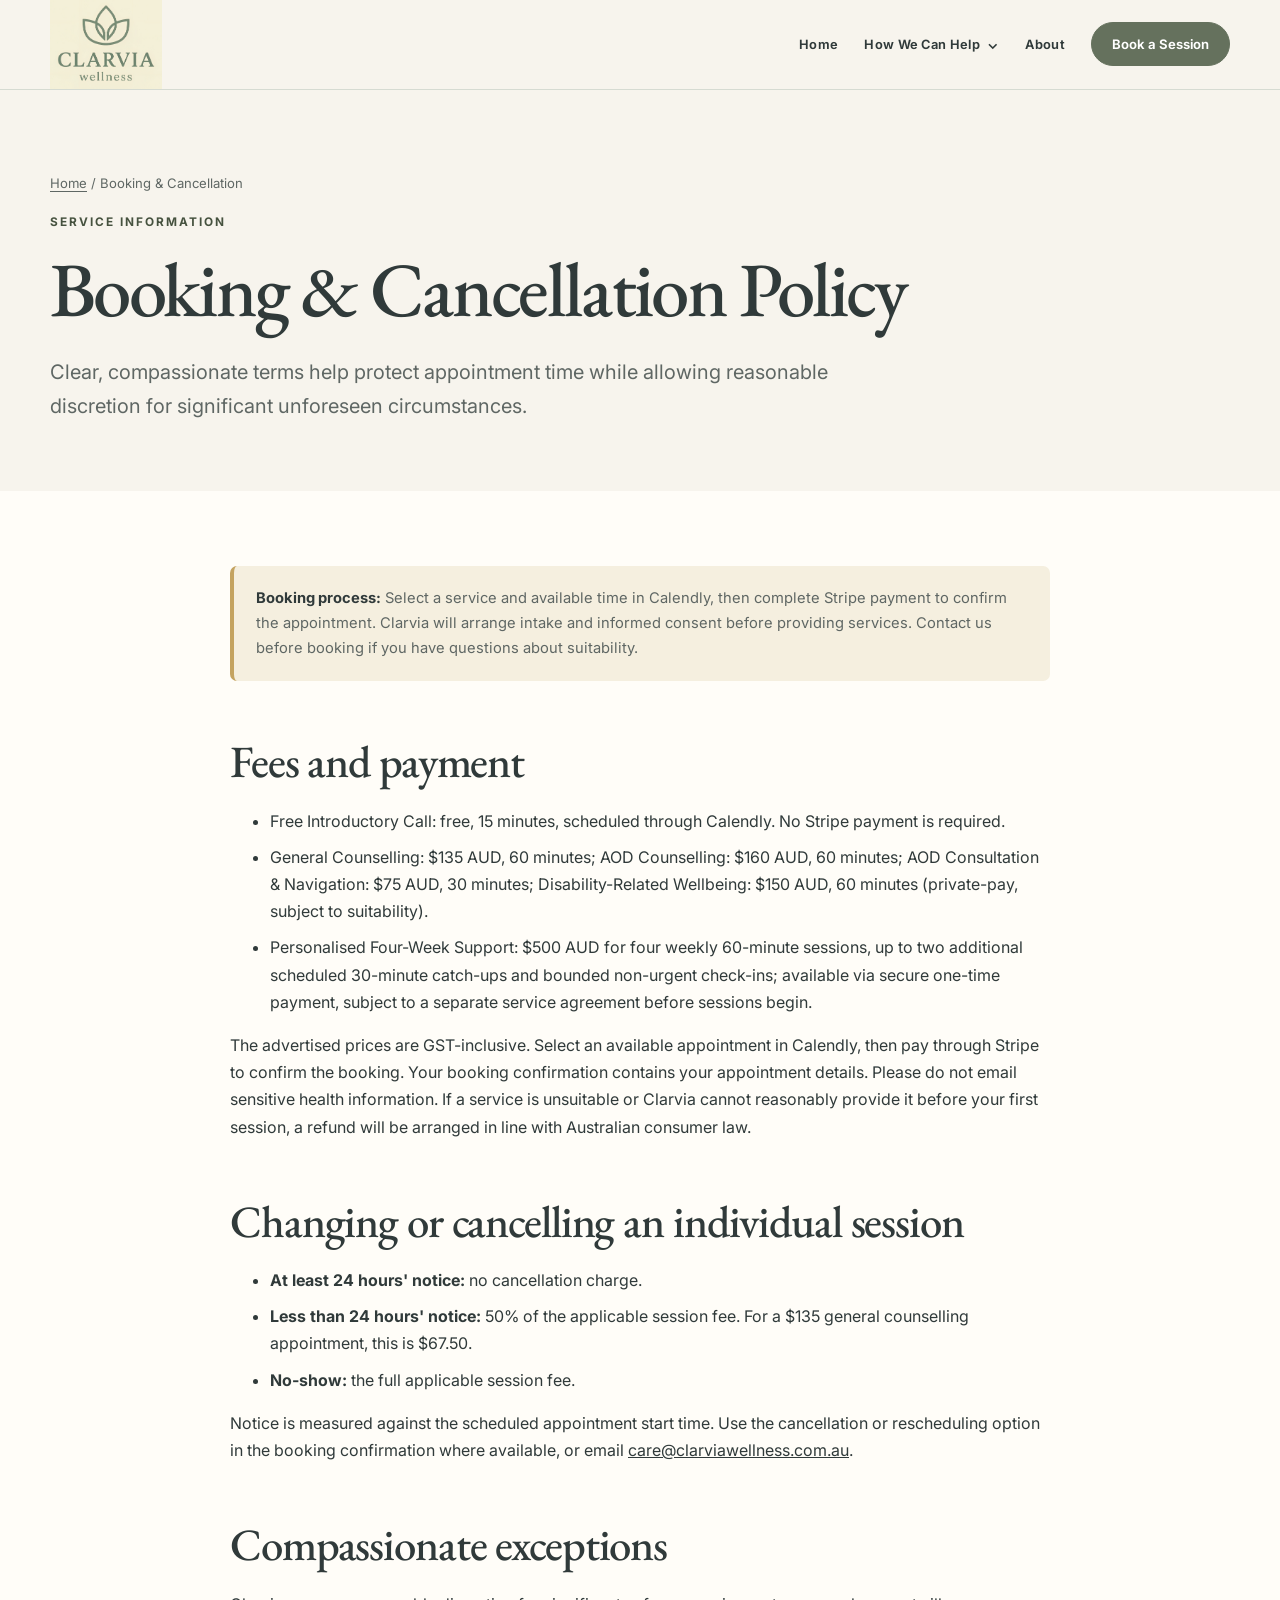
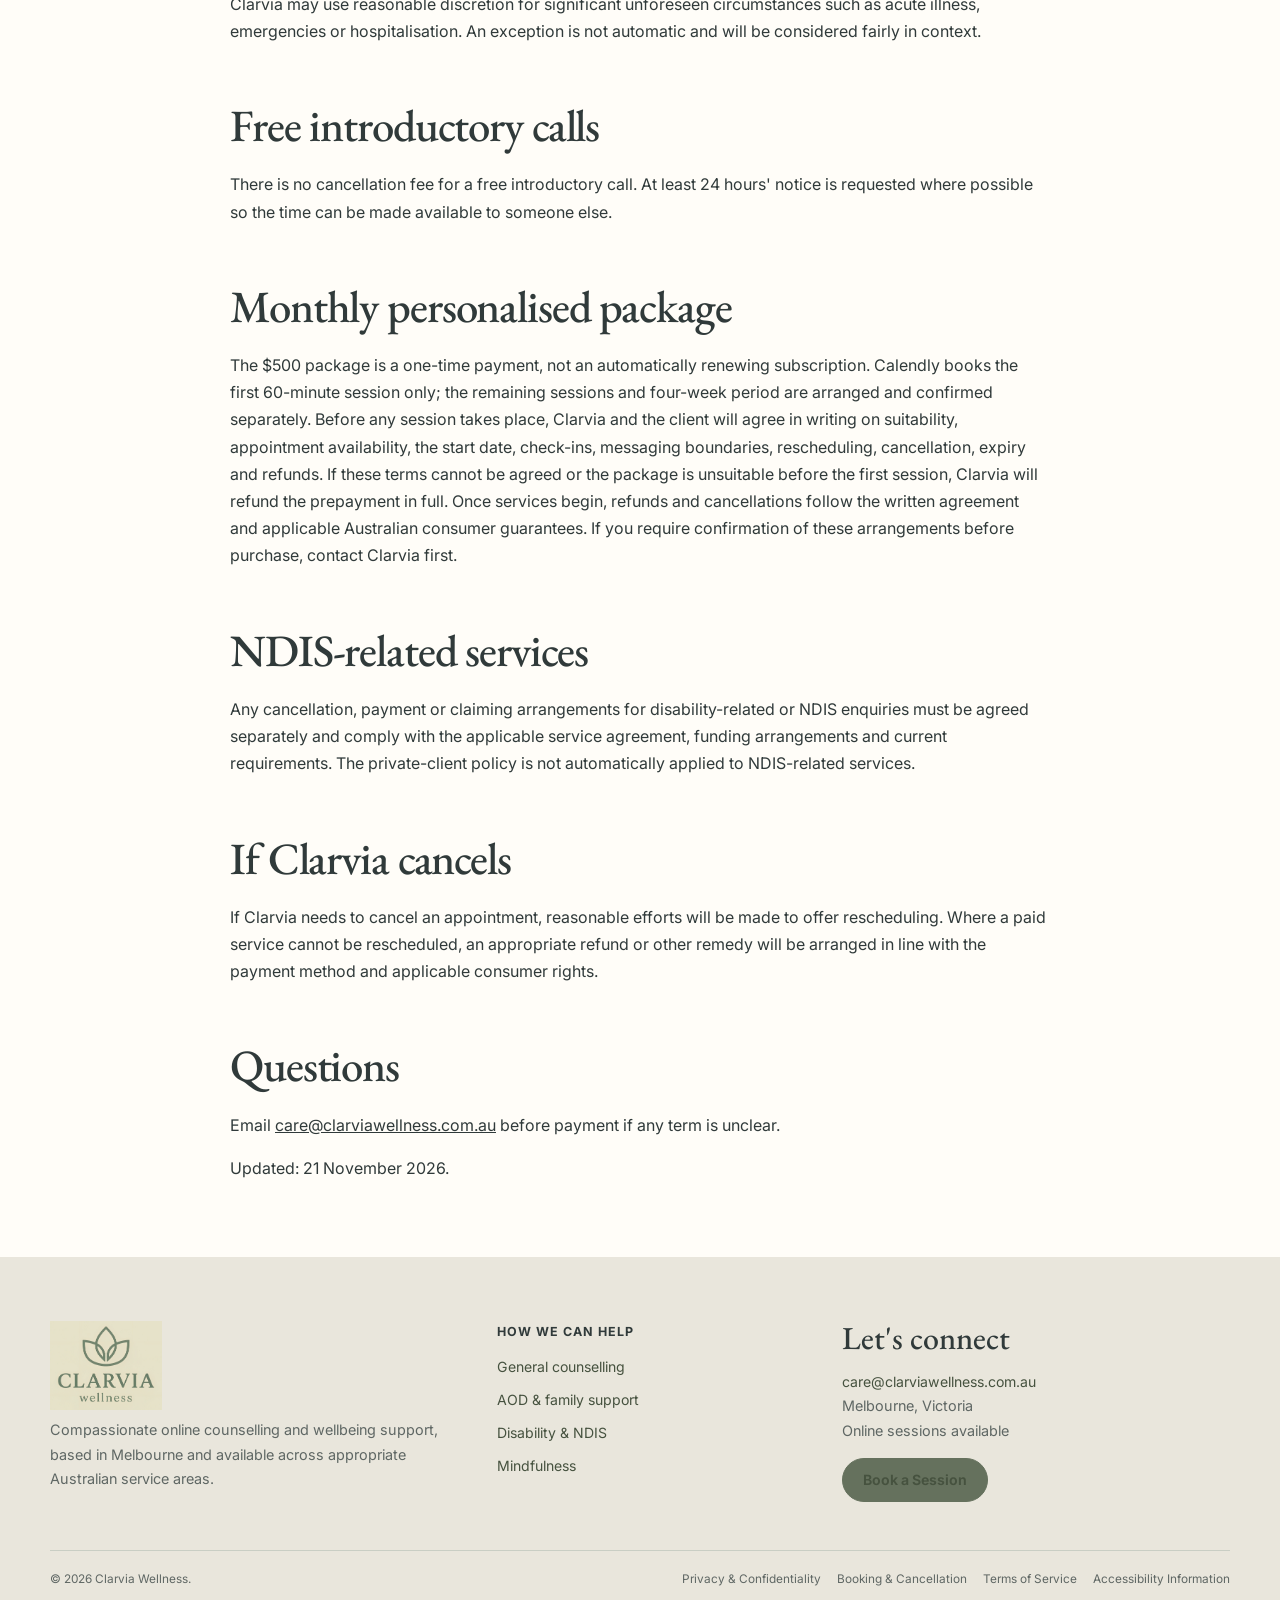
<file: booking-policy.html>
<!doctype html>
<html lang="en-AU"><head>
  <meta charset="UTF-8" /><meta name="viewport" content="width=device-width, initial-scale=1.0" /><meta name="description" content="Clarvia Wellness booking, payment, cancellation, rescheduling, no-show and refund information." /><link rel="canonical" href="https://clarviawellness.com.au/booking-policy.html" /><meta property="og:title" content="Booking & Cancellation Policy | Clarvia Wellness" /><meta property="og:description" content="Clear terms for appointments, changes and cancellations." /><meta property="og:type" content="website" /><meta property="og:url" content="https://clarviawellness.com.au/booking-policy.html" /><title>Booking & Cancellation Policy | Clarvia Wellness</title>
  <link rel="preconnect" href="https://fonts.googleapis.com" /><link rel="preconnect" href="https://fonts.gstatic.com" crossorigin /><link href="https://fonts.googleapis.com/css2?family=EB+Garamond:wght@400;500;600&family=Inter:wght@400;500;600;700&display=swap" rel="stylesheet" /><link rel="stylesheet" href="css/styles.css" /><script src="js/main.js" defer></script>
</head><body>
  <a class="skip-link" href="#main-content">Skip to content</a><header class="site-header"><div class="container header-inner"><a class="brand" href="index.html" aria-label="Clarvia Wellness home"><img src="assets/images/clarvia-logo.png" alt="Clarvia Wellness" /></a><button class="menu-toggle" type="button" aria-expanded="false" aria-controls="site-nav" data-menu-toggle><span></span><span></span><span></span><span class="sr-only">Toggle navigation</span></button><nav class="site-nav" id="site-nav" aria-label="Main navigation" data-site-nav><a href="index.html">Home</a><details class="nav-dropdown"><summary>How We Can Help</summary><div class="dropdown-menu"><a href="general-counselling.html">General Counselling &amp; Emotional Wellbeing</a><a href="aod-counselling.html">Alcohol &amp; Other Drug Counselling</a><a href="ndis-support.html">Disability &amp; NDIS Support</a><a href="mindfulness.html">Mindfulness &amp; Wellbeing</a></div></details><a href="about.html">About</a><a class="button button-small" href="book.html">Book a Session</a></nav></div></header>
  <main id="main-content"><section class="page-hero"><div class="container"><p class="breadcrumb"><a href="index.html">Home</a> / Booking &amp; Cancellation</p><p class="eyebrow">Service information</p><h1>Booking &amp; Cancellation Policy</h1><p class="lede">Clear, compassionate terms help protect appointment time while allowing reasonable discretion for significant unforeseen circumstances.</p></div></section>
    <section class="content-section section-alt"><div class="container policy-content"><p class="notice notice-caution"><strong>Booking process:</strong> Select a service and available time in Calendly, then complete Stripe payment to confirm the appointment. Clarvia will arrange intake and informed consent before providing services. Contact us before booking if you have questions about suitability.</p>
      <h2>Fees and payment</h2><ul><li>Free Introductory Call: free, 15 minutes, scheduled through Calendly. No Stripe payment is required.</li><li>General Counselling: $135 AUD, 60 minutes; AOD Counselling: $160 AUD, 60 minutes; AOD Consultation &amp; Navigation: $75 AUD, 30 minutes; Disability-Related Wellbeing: $150 AUD, 60 minutes (private-pay, subject to suitability).</li><li>Personalised Four-Week Support: $500 AUD for four weekly 60-minute sessions, up to two additional scheduled 30-minute catch-ups and bounded non-urgent check-ins; available via secure one-time payment, subject to a separate service agreement before sessions begin.</li></ul><p>The advertised prices are GST-inclusive. Select an available appointment in Calendly, then pay through Stripe to confirm the booking. Your booking confirmation contains your appointment details. Please do not email sensitive health information. If a service is unsuitable or Clarvia cannot reasonably provide it before your first session, a refund will be arranged in line with Australian consumer law.</p>
      <h2>Changing or cancelling an individual session</h2><ul><li><strong>At least 24 hours' notice:</strong> no cancellation charge.</li><li><strong>Less than 24 hours' notice:</strong> 50% of the applicable session fee. For a $135 general counselling appointment, this is $67.50.</li><li><strong>No-show:</strong> the full applicable session fee.</li></ul><p>Notice is measured against the scheduled appointment start time. Use the cancellation or rescheduling option in the booking confirmation where available, or email <a href="mailto:care@clarviawellness.com.au">care@clarviawellness.com.au</a>.</p>
      <h2>Compassionate exceptions</h2><p>Clarvia may use reasonable discretion for significant unforeseen circumstances such as acute illness, emergencies or hospitalisation. An exception is not automatic and will be considered fairly in context.</p>
      <h2>Free introductory calls</h2><p>There is no cancellation fee for a free introductory call. At least 24 hours' notice is requested where possible so the time can be made available to someone else.</p>
      <h2>Monthly personalised package</h2><p>The $500 package is a one-time payment, not an automatically renewing subscription. Calendly books the first 60-minute session only; the remaining sessions and four-week period are arranged and confirmed separately. Before any session takes place, Clarvia and the client will agree in writing on suitability, appointment availability, the start date, check-ins, messaging boundaries, rescheduling, cancellation, expiry and refunds. If these terms cannot be agreed or the package is unsuitable before the first session, Clarvia will refund the prepayment in full. Once services begin, refunds and cancellations follow the written agreement and applicable Australian consumer guarantees. If you require confirmation of these arrangements before purchase, contact Clarvia first.</p>
      <h2>NDIS-related services</h2><p>Any cancellation, payment or claiming arrangements for disability-related or NDIS enquiries must be agreed separately and comply with the applicable service agreement, funding arrangements and current requirements. The private-client policy is not automatically applied to NDIS-related services.</p>
      <h2>If Clarvia cancels</h2><p>If Clarvia needs to cancel an appointment, reasonable efforts will be made to offer rescheduling. Where a paid service cannot be rescheduled, an appropriate refund or other remedy will be arranged in line with the payment method and applicable consumer rights.</p>
      <h2>Questions</h2><p>Email <a href="mailto:care@clarviawellness.com.au?subject=Booking%20policy%20question">care@clarviawellness.com.au</a> before payment if any term is unclear.</p><p class="small">Updated: 21 November 2026.</p>
    </div></section></main>
  <footer class="site-footer"><div class="container footer-grid"><div class="footer-intro"><a class="footer-brand" href="index.html"><img src="assets/images/clarvia-logo.png" alt="Clarvia Wellness" /></a><p>Compassionate online counselling and wellbeing support, based in Melbourne and available across appropriate Australian service areas.</p></div><nav class="footer-nav" aria-label="Services"><strong>How we can help</strong><a href="general-counselling.html">General counselling</a><a href="aod-counselling.html">AOD &amp; family support</a><a href="ndis-support.html">Disability &amp; NDIS</a><a href="mindfulness.html">Mindfulness</a></nav><div class="footer-contact"><h3>Let's connect</h3><p><a href="mailto:care@clarviawellness.com.au">care@clarviawellness.com.au</a><br />Melbourne, Victoria<br />Online sessions available</p><a class="button button-small" href="book.html">Book a Session</a></div></div><div class="container footer-legal"><p>© <span data-year></span> Clarvia Wellness.</p><div class="footer-legal-links"><a href="privacy.html">Privacy &amp; Confidentiality</a><a href="booking-policy.html">Booking &amp; Cancellation</a><a href="terms.html">Terms of Service</a><a href="accessibility.html">Accessibility Information</a></div></div></footer>
</body></html>
</file>
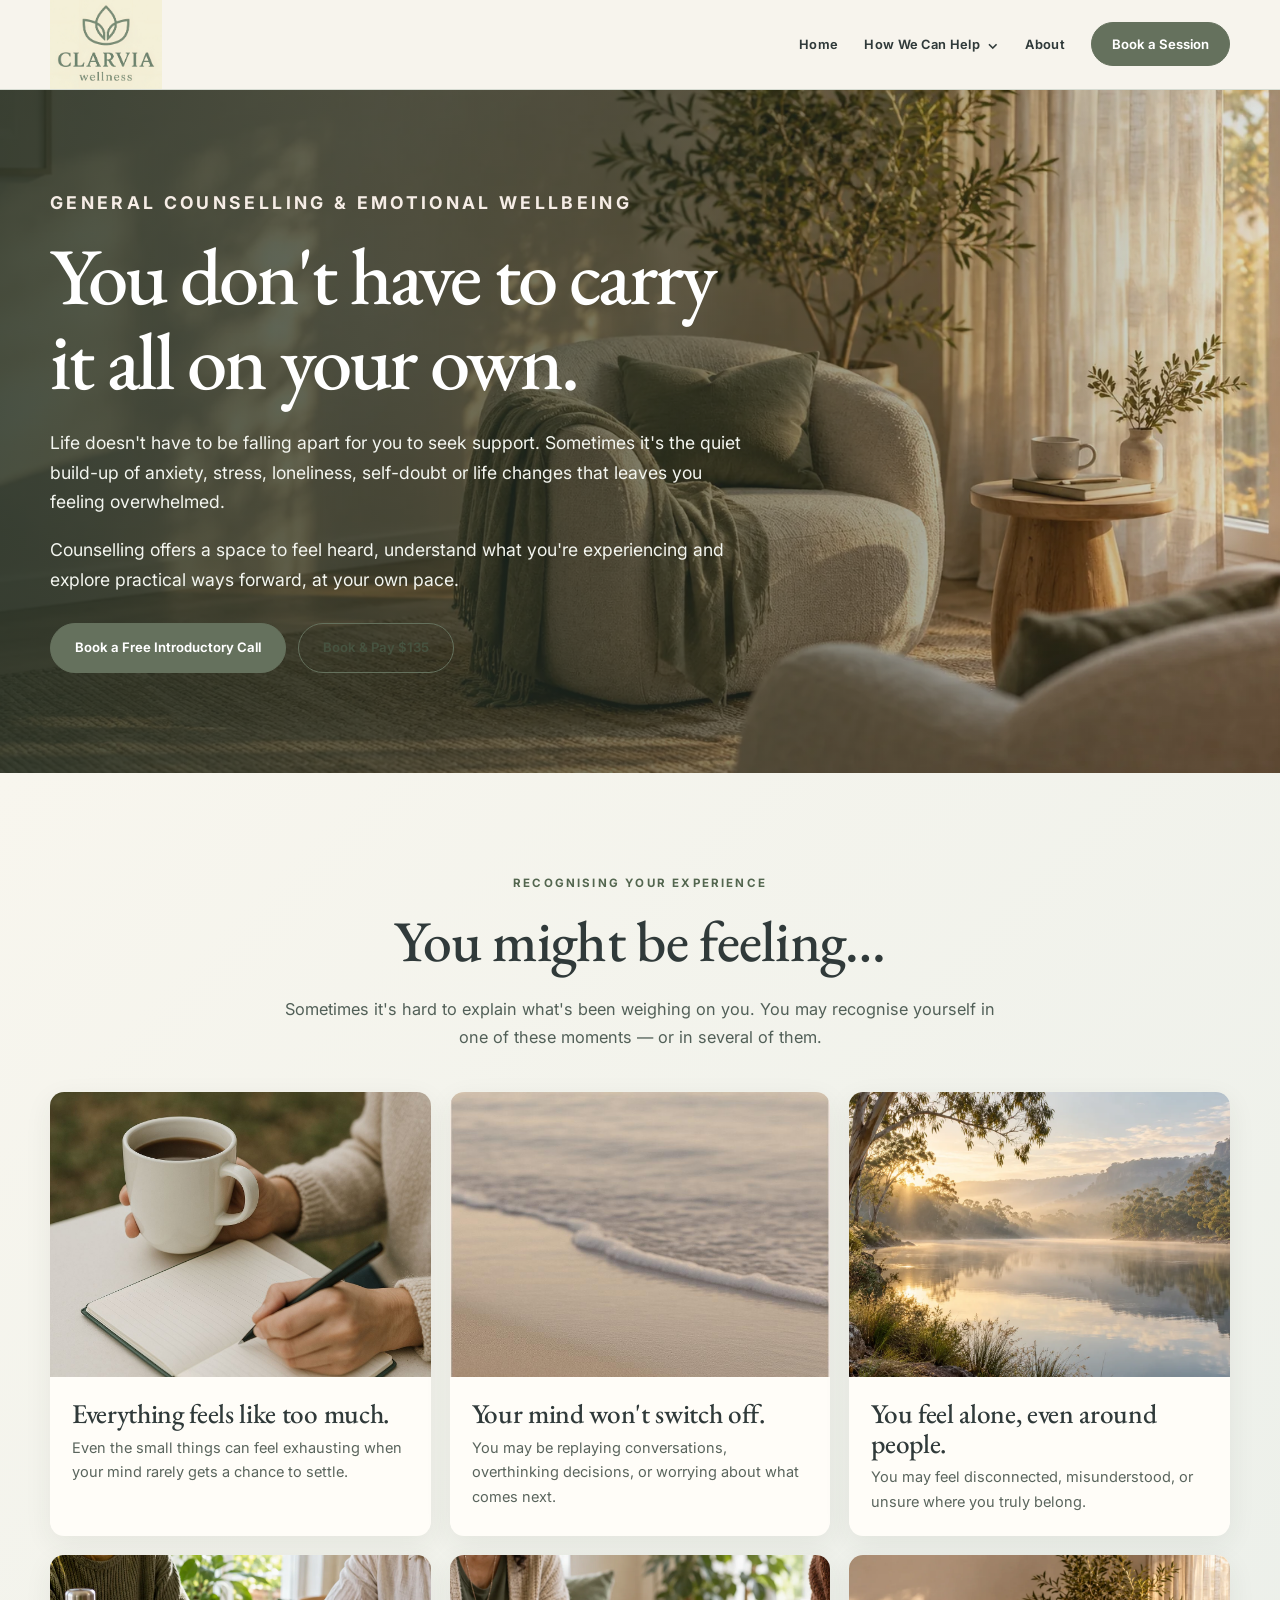
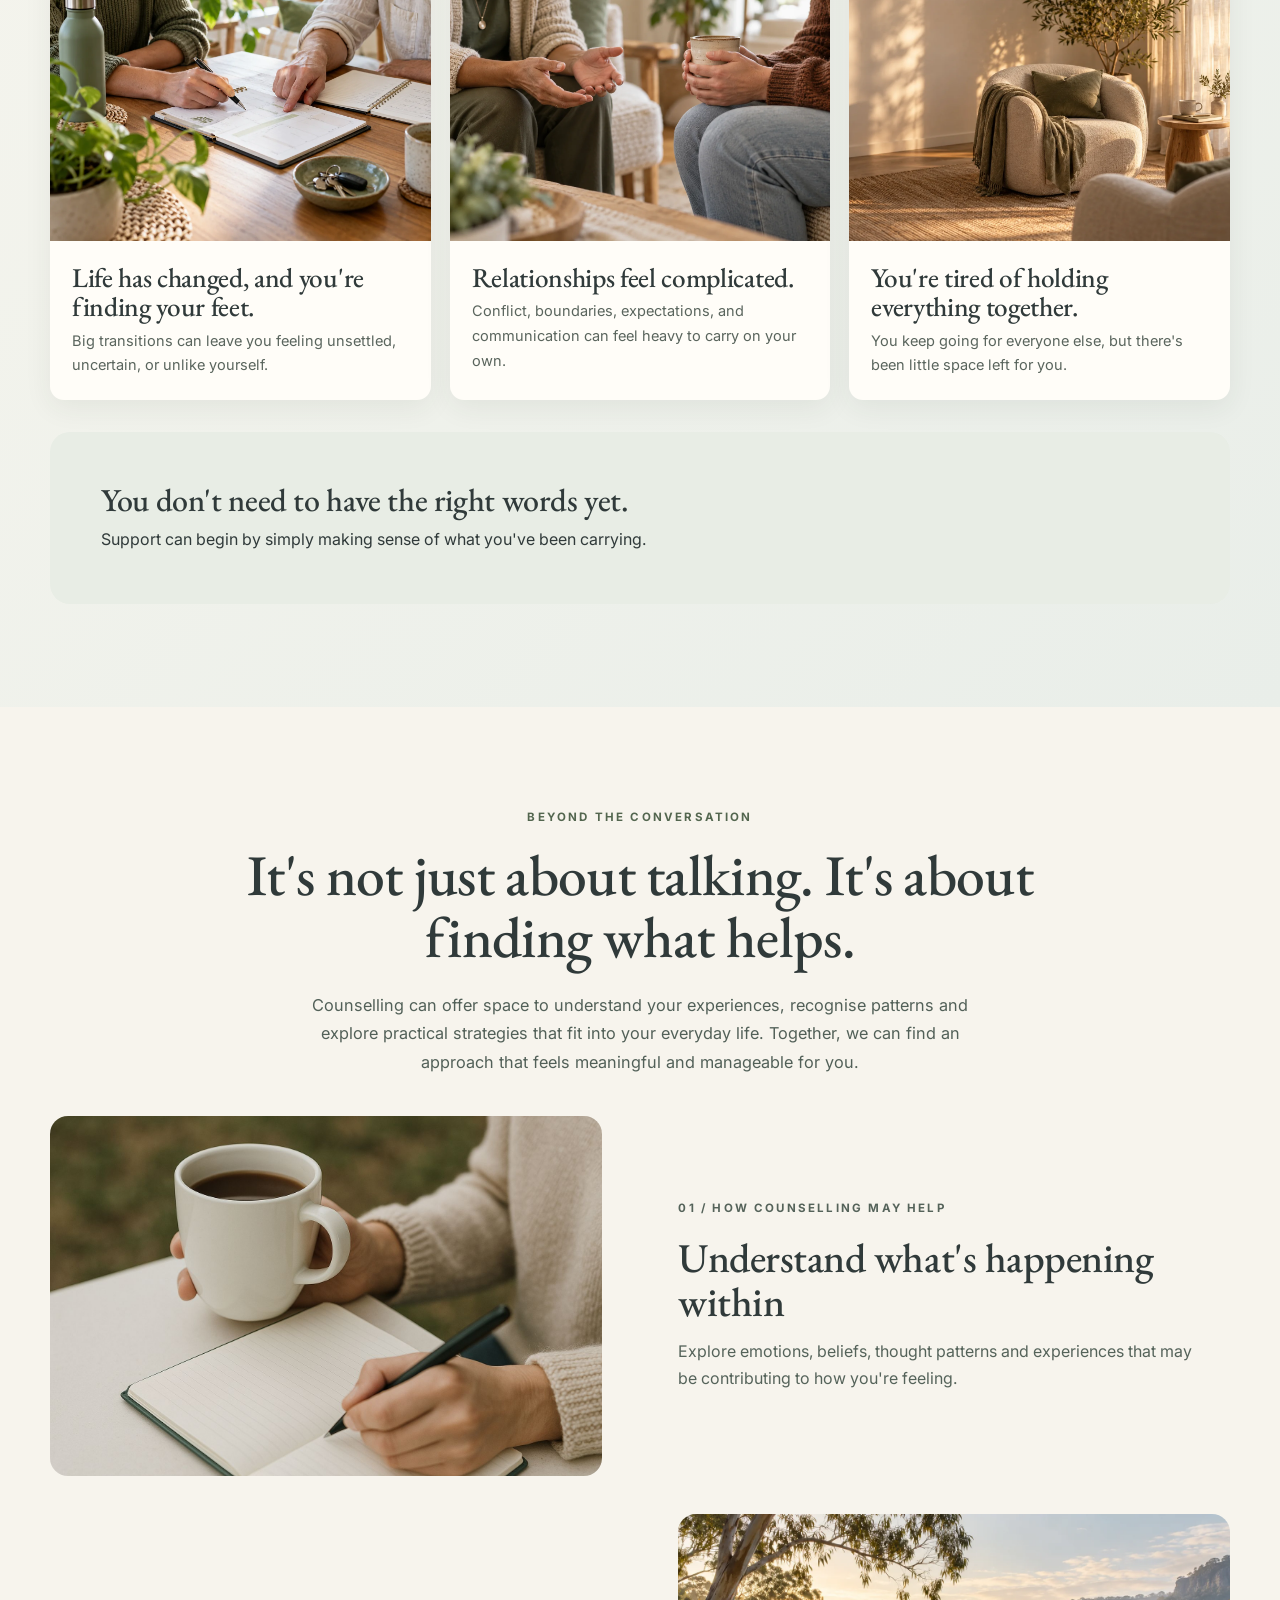
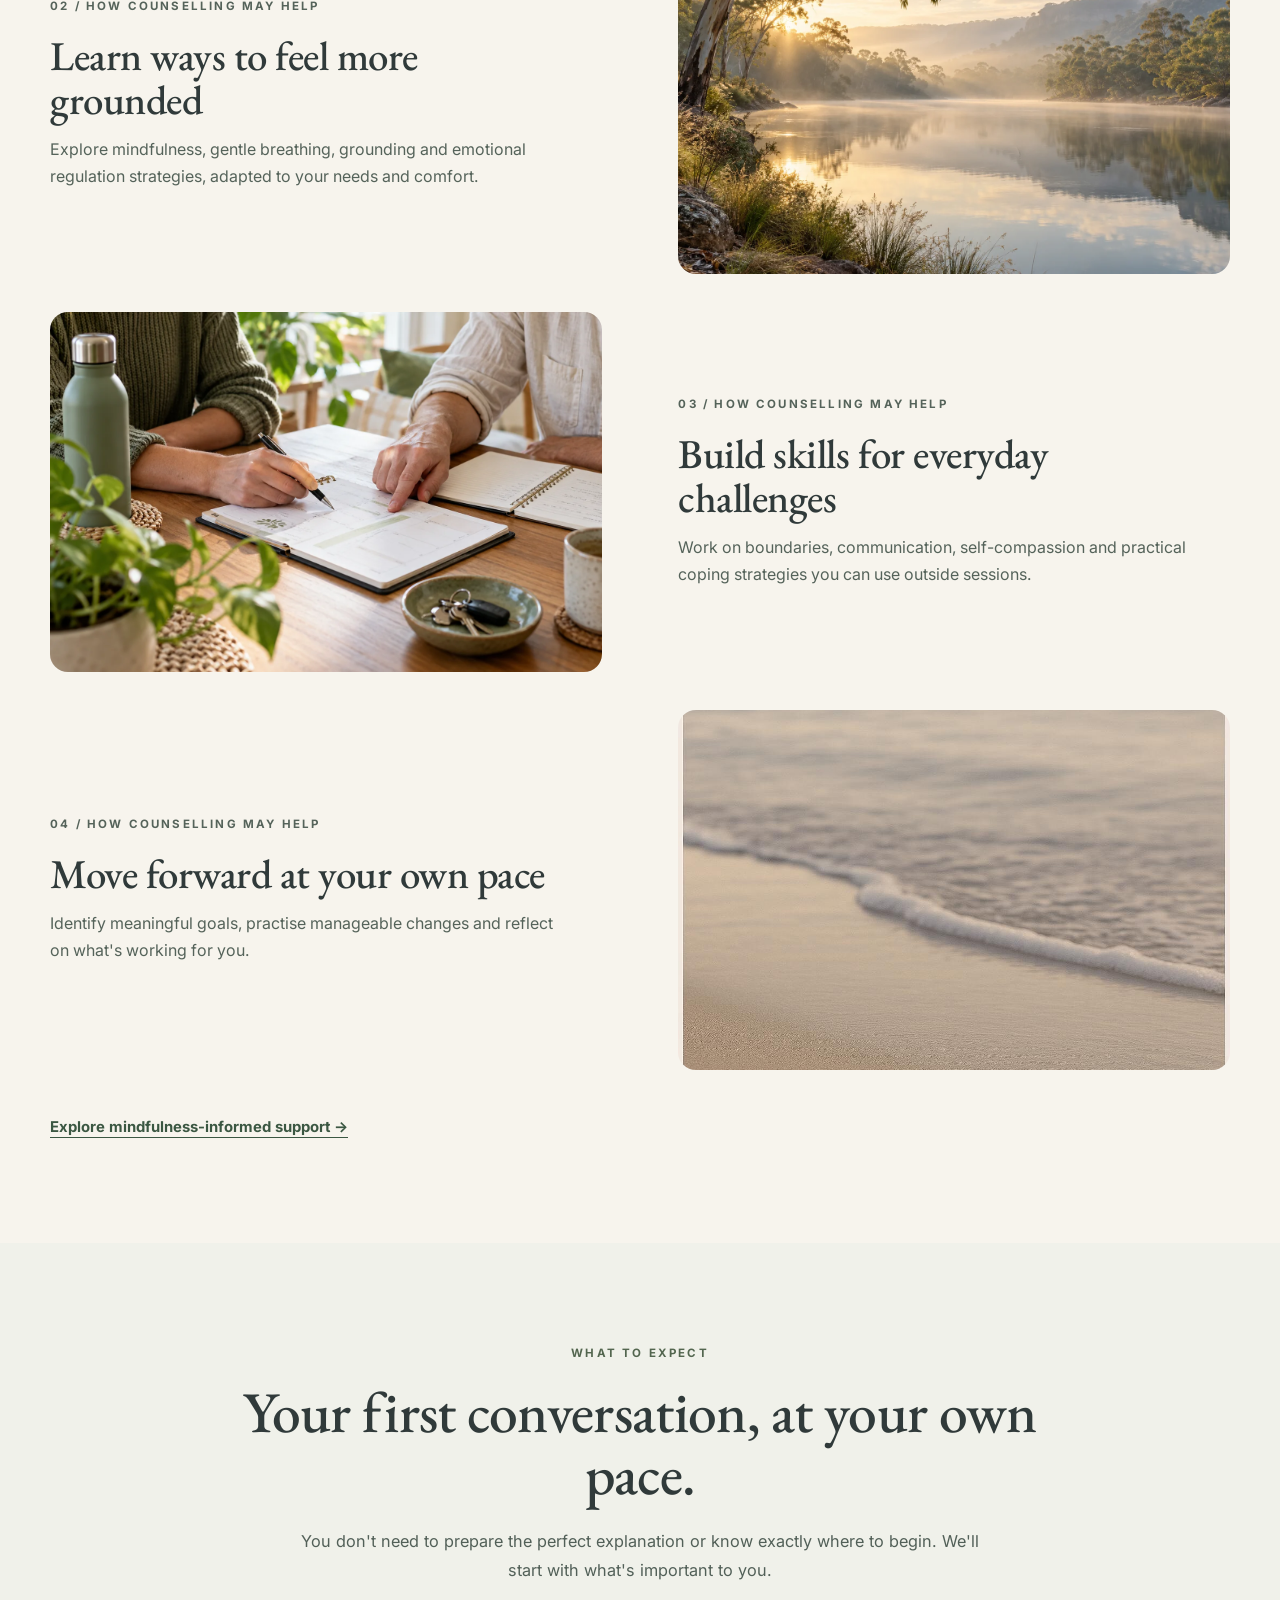
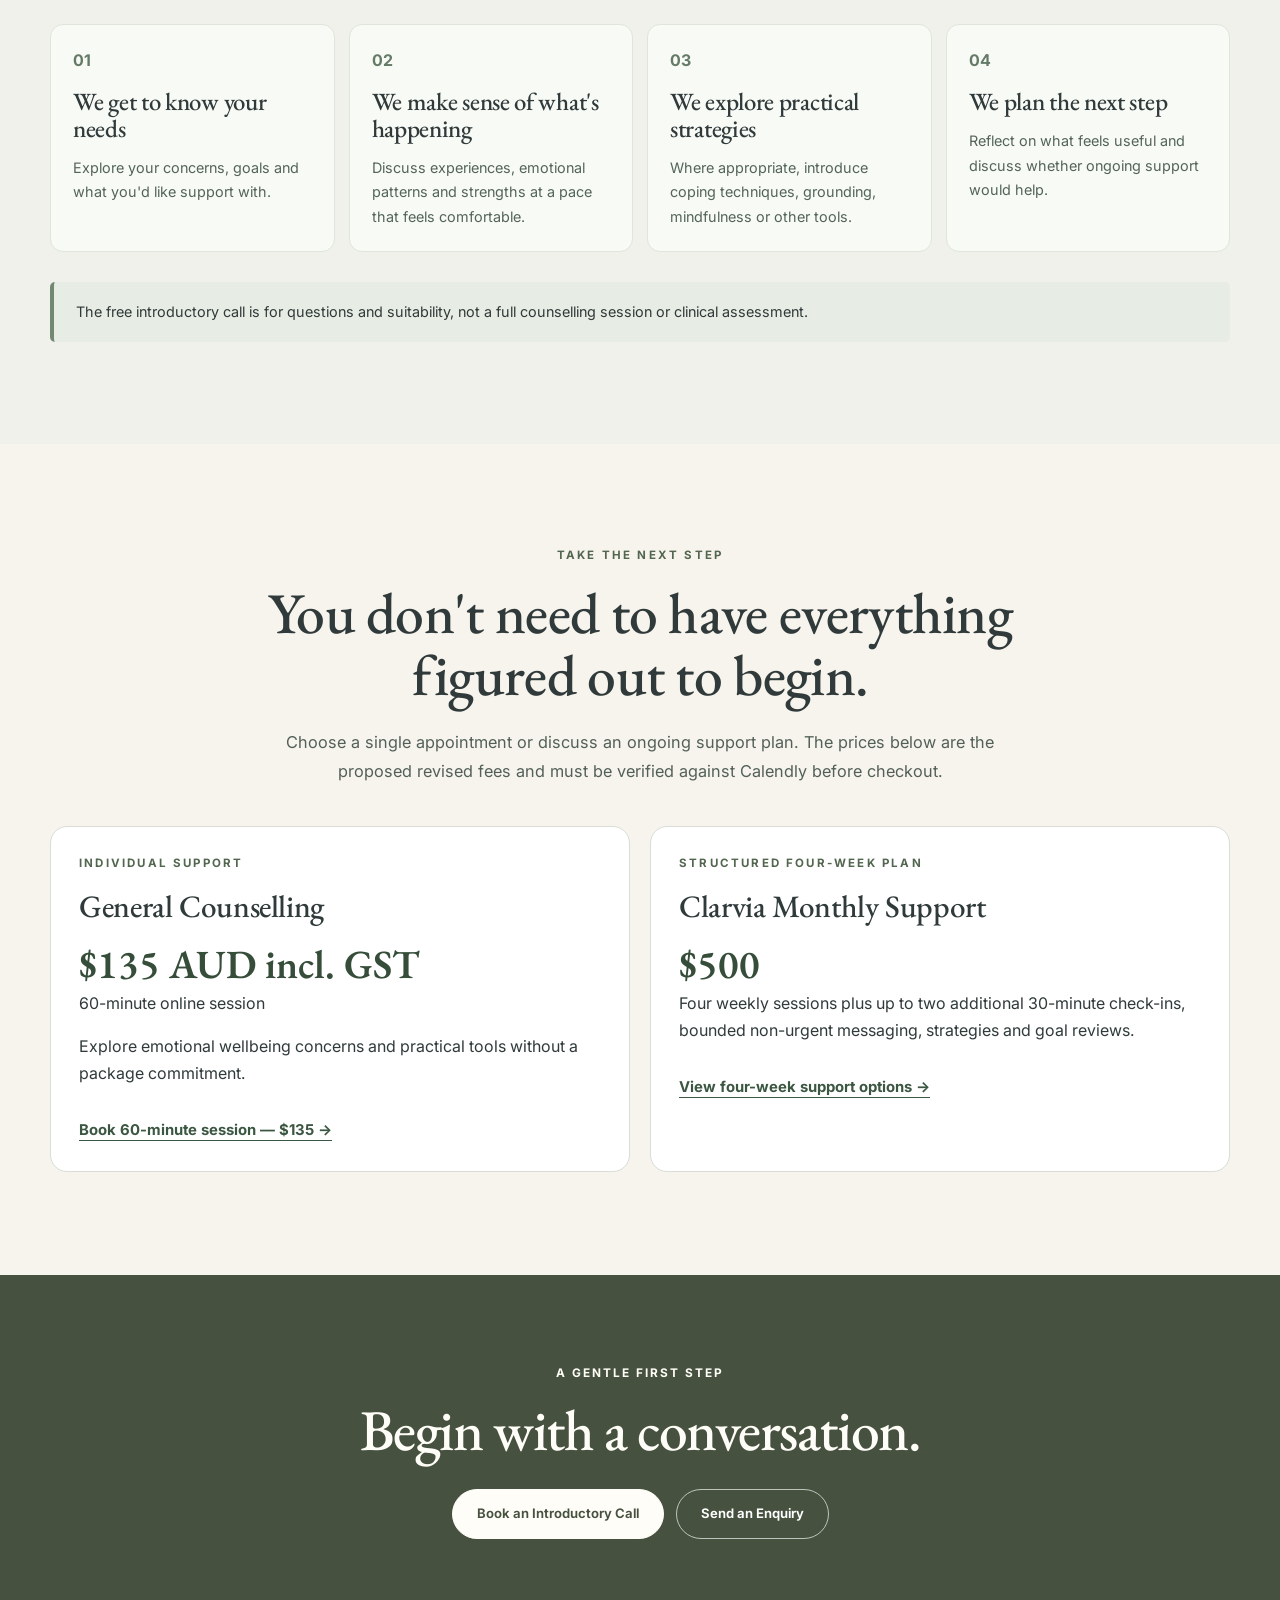
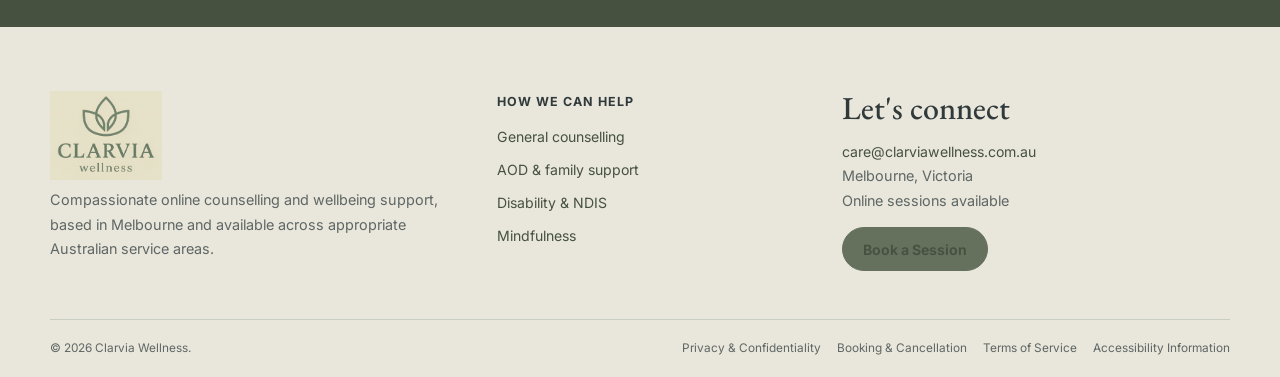
<file: general-counselling.html>
<!doctype html>
<html lang="en-AU">
<head>
  <meta charset="UTF-8" /><meta name="viewport" content="width=device-width, initial-scale=1.0" />
  <meta name="description" content="Online emotional wellbeing counselling for anxiety, low mood, grief, stress, relationships and life transitions with Clarvia Wellness." />
  <link rel="canonical" href="https://clarviawellness.com.au/general-counselling.html" />
  <meta property="og:title" content="General Counselling & Emotional Wellbeing | Clarvia Wellness" /><meta property="og:description" content="Sometimes, understanding yourself is where change begins." /><meta property="og:type" content="website" /><meta property="og:url" content="https://clarviawellness.com.au/general-counselling.html" /><meta property="og:image" content="https://clarviawellness.com.au/assets/images/clarity-call.jpeg" />
  <title>General Counselling & Emotional Wellbeing | Clarvia Wellness</title>
  <link rel="preconnect" href="https://fonts.googleapis.com" /><link rel="preconnect" href="https://fonts.gstatic.com" crossorigin /><link href="https://fonts.googleapis.com/css2?family=EB+Garamond:wght@400;500;600&family=Inter:wght@400;500;600;700&display=swap" rel="stylesheet" /><link rel="stylesheet" href="css/styles.css" /><script src="js/main.js" defer></script>
<link rel="stylesheet" href="css/clarvia-refresh.css"></head>
<body>
  <a class="skip-link" href="#main-content">Skip to content</a>
  <header class="site-header"><div class="container header-inner"><a class="brand" href="index.html" aria-label="Clarvia Wellness home"><img src="assets/images/clarvia-logo.png" alt="Clarvia Wellness" /></a><button class="menu-toggle" type="button" aria-expanded="false" aria-controls="site-nav" data-menu-toggle><span></span><span></span><span></span><span class="sr-only">Toggle navigation</span></button><nav class="site-nav" id="site-nav" aria-label="Main navigation" data-site-nav><a href="index.html">Home</a><details class="nav-dropdown"><summary>How We Can Help</summary><div class="dropdown-menu"><a href="general-counselling.html" aria-current="page">General Counselling &amp; Emotional Wellbeing</a><a href="aod-counselling.html">Alcohol &amp; Other Drug Counselling</a><a href="ndis-support.html">Disability &amp; NDIS Support</a><a href="mindfulness.html">Mindfulness &amp; Wellbeing</a></div></details><a href="about.html">About</a><a class="button button-small" href="book.html">Book a Session</a></nav></div></header>
  <main id="main-content">
    <section class="cw-page-hero"><img src="assets/images/clarvia-interior-hero.webp" alt="" fetchpriority="high"><div class="container"><p class="cw-label">General Counselling &amp; Emotional Wellbeing</p><h1>You don't have to carry it all on your own.</h1><p>Life doesn't have to be falling apart for you to seek support. Sometimes it's the quiet build-up of anxiety, stress, loneliness, self-doubt or life changes that leaves you feeling overwhelmed.</p><p>Counselling offers a space to feel heard, understand what you're experiencing and explore practical ways forward, at your own pace.</p><div class="actions"><a href="https://calendly.com/shreegaur/free-introductory-call-15-min" class="button" target="_blank" rel="noopener noreferrer">Book a Free Introductory Call</a><a href="https://calendly.com/shreegaur/general-counselling-emotional-wellbeing-60-min" class="button button-secondary" target="_blank" rel="noopener noreferrer">Book & Pay $135</a></div></div></section>
<section class="cw-section cw-emotions" id="experiences"><div class="container"><div class="cw-intro cw-center"><p class="cw-label">Recognising your experience</p><h2>You might be feeling…</h2><p class="cw-lede cw-center">Sometimes it's hard to explain what's been weighing on you. You may recognise yourself in one of these moments — or in several of them.</p></div><div class="cw-emotion-grid"><article class="cw-emotion-card"><img src="assets/images/clarity-call.jpeg" alt="" loading="lazy"><div><h3>Everything feels like too much.</h3><p>Even the small things can feel exhausting when your mind rarely gets a chance to settle.</p></div></article><article class="cw-emotion-card"><img src="assets/images/reset-session.jpeg" alt="" loading="lazy"><div><h3>Your mind won't switch off.</h3><p>You may be replaying conversations, overthinking decisions, or worrying about what comes next.</p></div></article><article class="cw-emotion-card"><img src="assets/images/australian-riverside-dawn.webp" alt="" loading="lazy"><div><h3>You feel alone, even around people.</h3><p>You may feel disconnected, misunderstood, or unsure where you truly belong.</p></div></article><article class="cw-emotion-card"><img src="assets/images/everyday-goal-planning.webp" alt="" loading="lazy"><div><h3>Life has changed, and you're finding your feet.</h3><p>Big transitions can leave you feeling unsettled, uncertain, or unlike yourself.</p></div></article><article class="cw-emotion-card"><img src="assets/images/compassionate-conversation.webp" alt="" loading="lazy"><div><h3>Relationships feel complicated.</h3><p>Conflict, boundaries, expectations, and communication can feel heavy to carry on your own.</p></div></article><article class="cw-emotion-card"><img src="assets/images/clarvia-interior-hero.webp" alt="" loading="lazy"><div><h3>You're tired of holding everything together.</h3><p>You keep going for everyone else, but there's been little space left for you.</p></div></article></div><div class="cw-reassure"><h3>You don't need to have the right words yet.</h3><p>Support can begin by simply making sense of what you've been carrying.</p></div></div></section>
<section class="cw-section" id="counselling-approach"><div class="container"><div class="cw-intro cw-center"><p class="cw-label">Beyond the conversation</p><h2>It's not just about talking. It's about finding what helps.</h2><p class="cw-lede cw-center">Counselling can offer space to understand your experiences, recognise patterns and explore practical strategies that fit into your everyday life. Together, we can find an approach that feels meaningful and manageable for you.</p></div><div class="cw-alternate"><article class="cw-alt-row"><div class="cw-alt-visual"><img src="assets/images/clarity-call.jpeg" alt="" loading="lazy"></div><div class="cw-alt-copy"><p class="cw-label">01 / How counselling may help</p><h3>Understand what's happening within</h3><p>Explore emotions, beliefs, thought patterns and experiences that may be contributing to how you're feeling.</p></div></article><article class="cw-alt-row"><div class="cw-alt-visual"><img src="assets/images/australian-riverside-dawn.webp" alt="" loading="lazy"></div><div class="cw-alt-copy"><p class="cw-label">02 / How counselling may help</p><h3>Learn ways to feel more grounded</h3><p>Explore mindfulness, gentle breathing, grounding and emotional regulation strategies, adapted to your needs and comfort.</p></div></article><article class="cw-alt-row"><div class="cw-alt-visual"><img src="assets/images/everyday-goal-planning.webp" alt="" loading="lazy"></div><div class="cw-alt-copy"><p class="cw-label">03 / How counselling may help</p><h3>Build skills for everyday challenges</h3><p>Work on boundaries, communication, self-compassion and practical coping strategies you can use outside sessions.</p></div></article><article class="cw-alt-row"><div class="cw-alt-visual"><img src="assets/images/reset-session.jpeg" alt="" loading="lazy"></div><div class="cw-alt-copy"><p class="cw-label">04 / How counselling may help</p><h3>Move forward at your own pace</h3><p>Identify meaningful goals, practise manageable changes and reflect on what's working for you.</p></div></article></div><p style="margin-top:30px"><a class="cw-action" href="mindfulness.html">Explore mindfulness-informed support →</a></p></div></section>
<section class="cw-section cw-surface"><div class="container"><div class="cw-intro cw-center"><p class="cw-label">What to expect</p><h2>Your first conversation, at your own pace.</h2><p class="cw-lede cw-center">You don't need to prepare the perfect explanation or know exactly where to begin. We'll start with what's important to you.</p></div><div class="cw-journey"><article><span>01</span><h3>We get to know your needs</h3><p>Explore your concerns, goals and what you'd like support with.</p></article><article><span>02</span><h3>We make sense of what's happening</h3><p>Discuss experiences, emotional patterns and strengths at a pace that feels comfortable.</p></article><article><span>03</span><h3>We explore practical strategies</h3><p>Where appropriate, introduce coping techniques, grounding, mindfulness or other tools.</p></article><article><span>04</span><h3>We plan the next step</h3><p>Reflect on what feels useful and discuss whether ongoing support would help.</p></article></div><p class="cw-plain-notice" style="margin-top:30px">The free introductory call is for questions and suitability, not a full counselling session or clinical assessment.</p></div></section>
<section class="cw-section"><div class="container"><div class="cw-intro cw-center"><p class="cw-label">Take the next step</p><h2>You don't need to have everything figured out to begin.</h2><p class="cw-lede cw-center">Choose a single appointment or discuss an ongoing support plan. The prices below are the proposed revised fees and must be verified against Calendly before checkout.</p></div><div class="cw-offers"><article class="cw-offer"><p class="cw-label">Individual support</p><h3>General Counselling</h3><strong>$135 AUD incl. GST</strong><p>60-minute online session</p><p>Explore emotional wellbeing concerns and practical tools without a package commitment.</p><a class="cw-action" href="https://calendly.com/shreegaur/general-counselling-emotional-wellbeing-60-min" target="_blank" rel="noopener noreferrer">Book 60-minute session — $135 →</a></article><article class="cw-offer"><p class="cw-label">Structured four-week plan</p><h3>Clarvia Monthly Support</h3><strong>$500</strong><p>Four weekly sessions plus up to two additional 30-minute check-ins, bounded non-urgent messaging, strategies and goal reviews.</p><a class="cw-action" href="book.html#monthly-support">View four-week support options →</a></article></div></div></section>

<section class="final-cta"><div class="container narrow"><p class="eyebrow">A gentle first step</p><h2>Begin with a conversation.</h2><div class="actions"><a class="button button-light" href="https://calendly.com/shreegaur/free-introductory-call-15-min" target="_blank" rel="noopener noreferrer">Book an Introductory Call</a><a class="button button-secondary" href="mailto:care@clarviawellness.com.au?subject=General%20counselling%20enquiry">Send an Enquiry</a></div></div></section>
  </main>
  <footer class="site-footer"><div class="container footer-grid"><div class="footer-intro"><a class="footer-brand" href="index.html"><img src="assets/images/clarvia-logo.png" alt="Clarvia Wellness" /></a><p>Compassionate online counselling and wellbeing support, based in Melbourne and available across appropriate Australian service areas.</p></div><nav class="footer-nav" aria-label="Services"><strong>How we can help</strong><a href="general-counselling.html">General counselling</a><a href="aod-counselling.html">AOD &amp; family support</a><a href="ndis-support.html">Disability &amp; NDIS</a><a href="mindfulness.html">Mindfulness</a></nav><div class="footer-contact"><h3>Let's connect</h3><p><a href="mailto:care@clarviawellness.com.au">care@clarviawellness.com.au</a><br />Melbourne, Victoria<br />Online sessions available</p><a class="button button-small" href="book.html">Book a Session</a></div></div><div class="container footer-legal"><p>© <span data-year></span> Clarvia Wellness.</p><div class="footer-legal-links"><a href="privacy.html">Privacy &amp; Confidentiality</a><a href="booking-policy.html">Booking &amp; Cancellation</a><a href="terms.html">Terms of Service</a><a href="accessibility.html">Accessibility Information</a></div></div></footer>
</body></html>
</file>
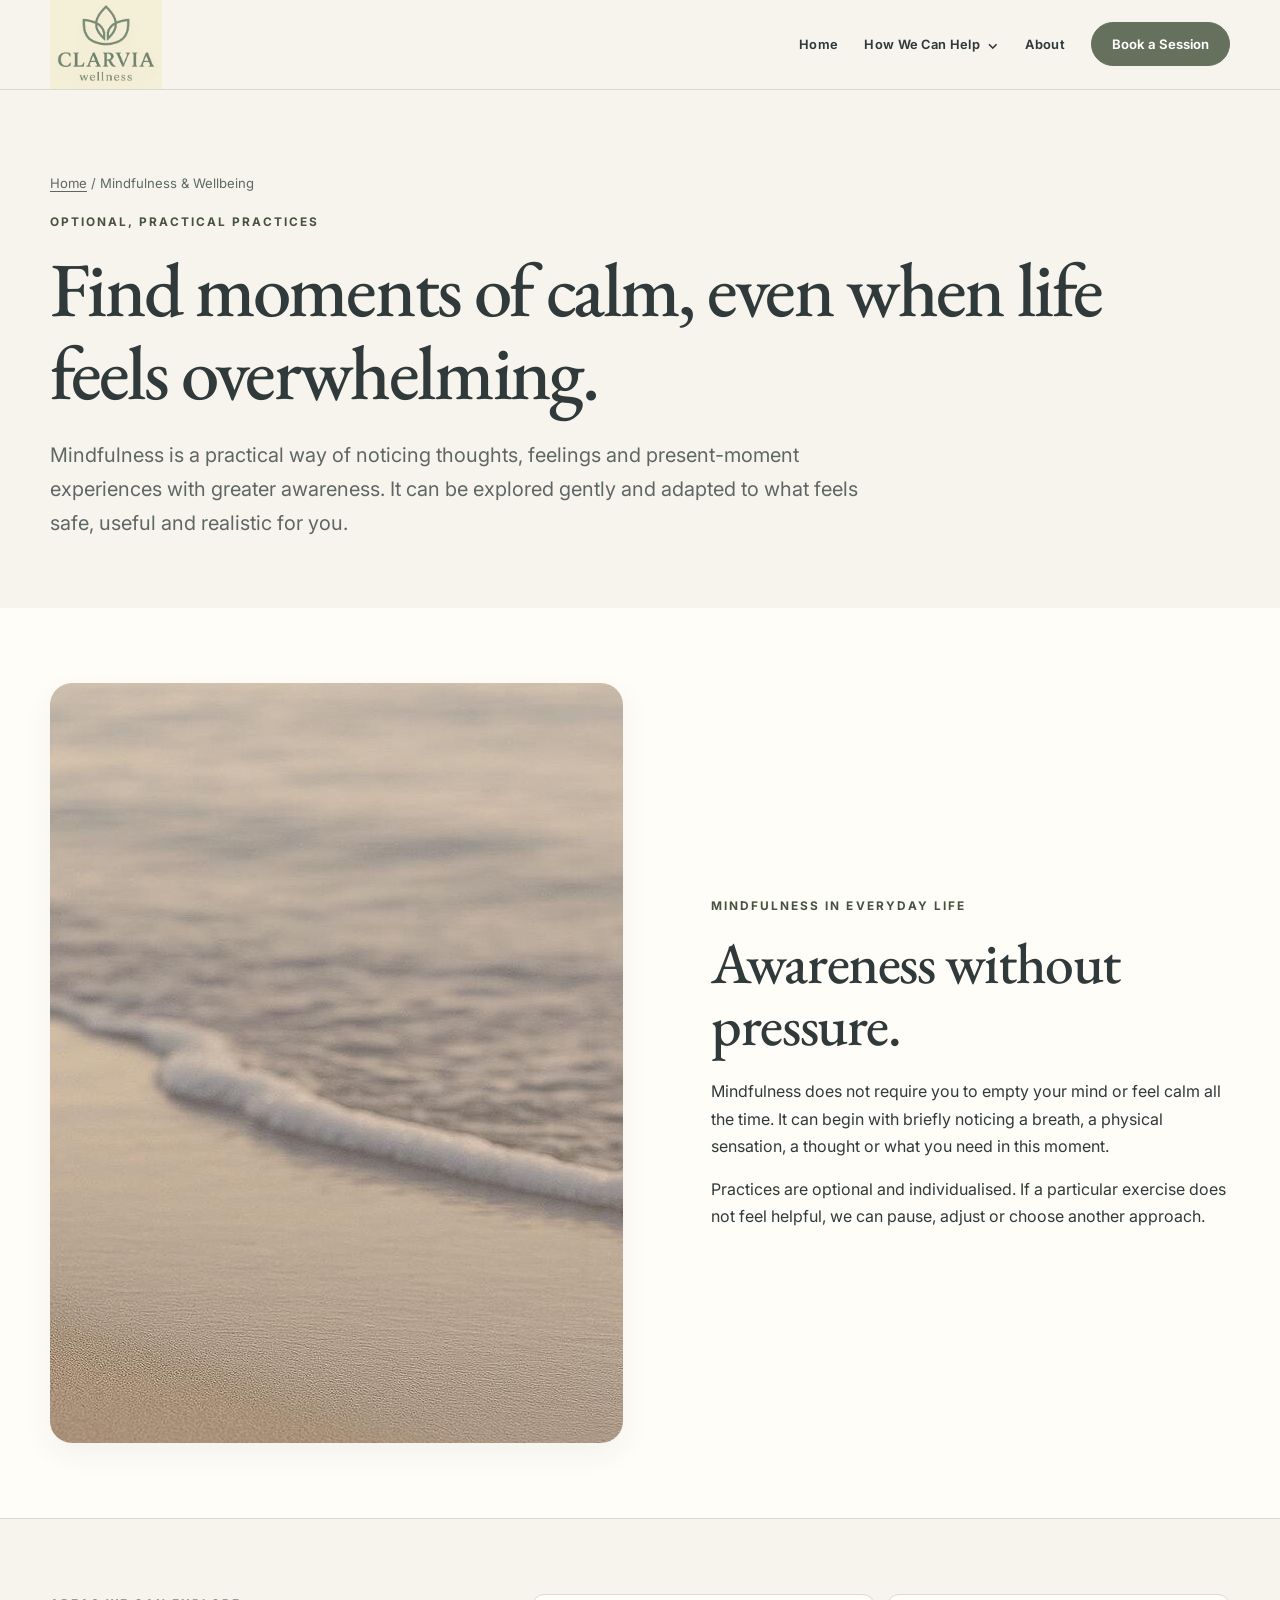
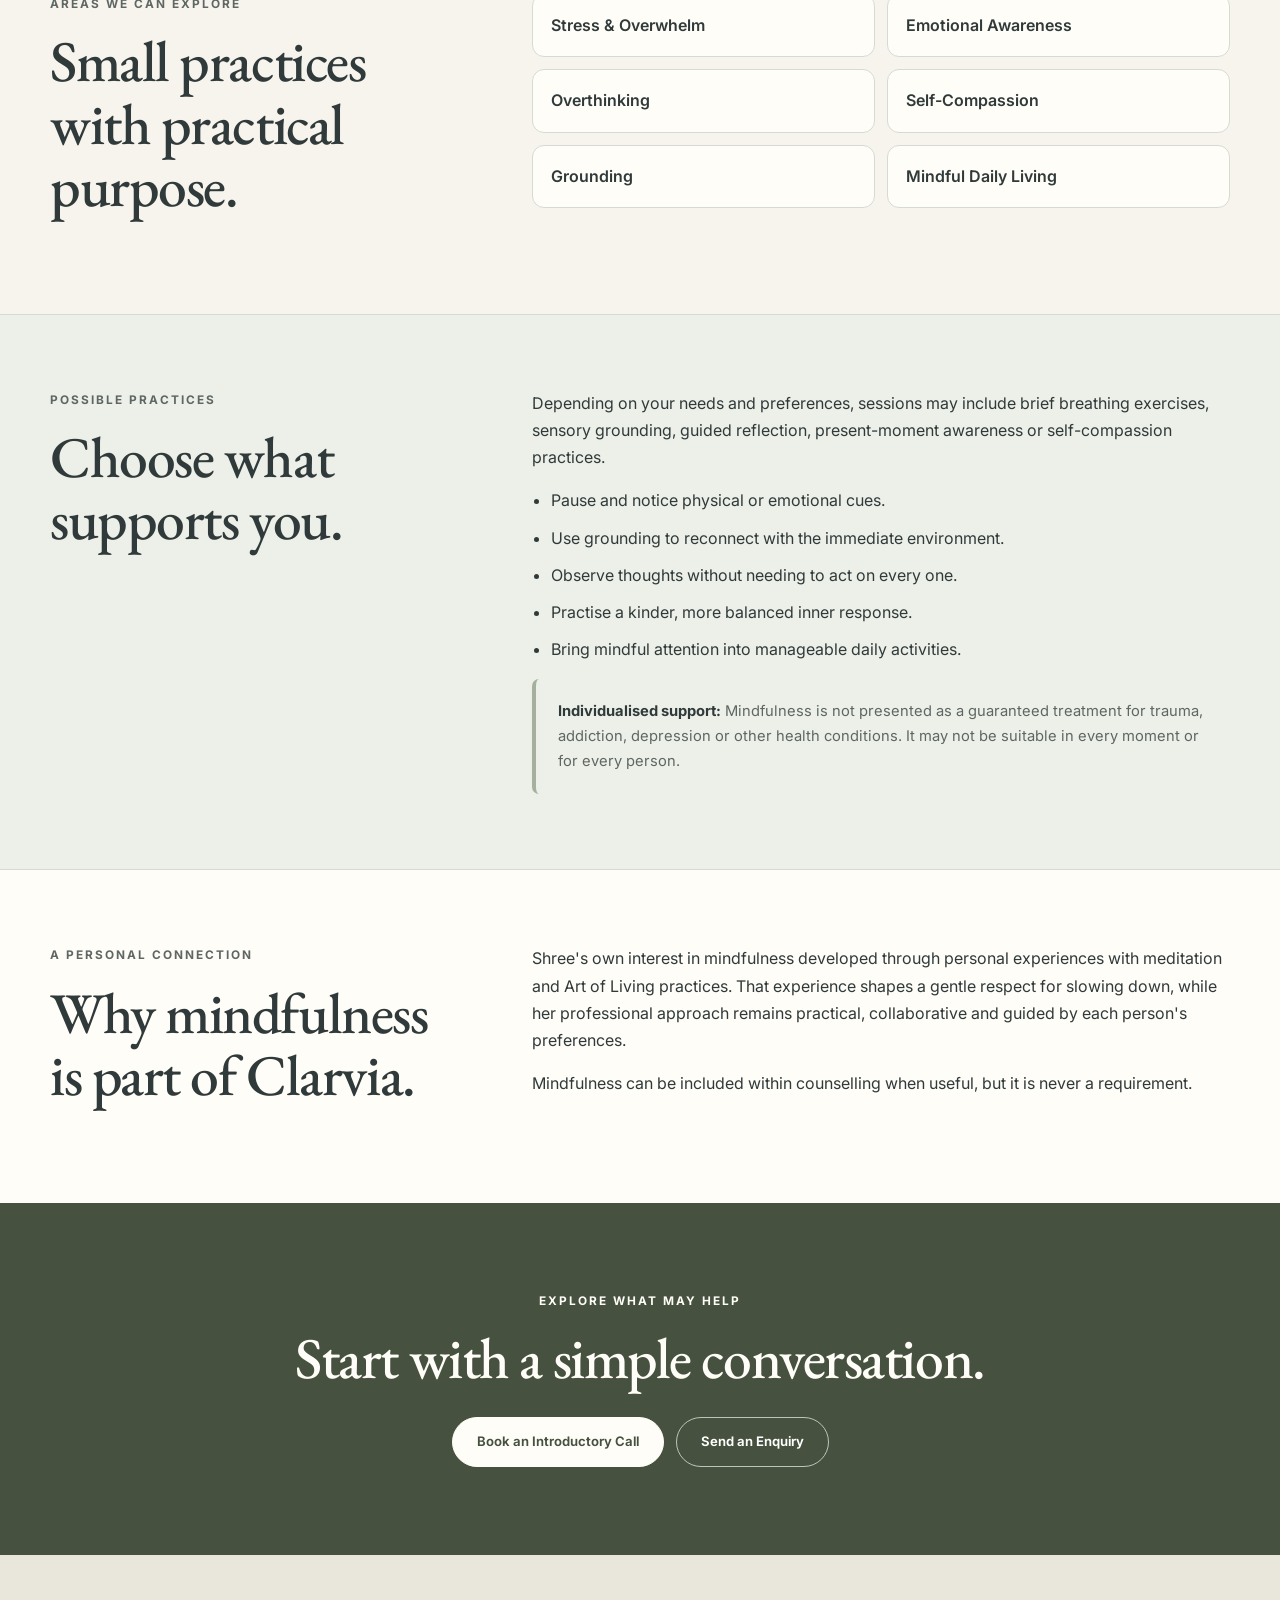
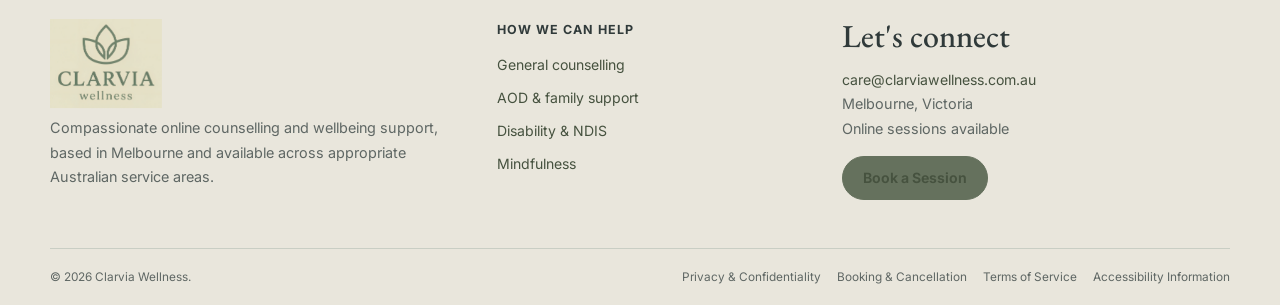
<file: mindfulness.html>
<!doctype html>
<html lang="en-AU"><head>
  <meta charset="UTF-8" /><meta name="viewport" content="width=device-width, initial-scale=1.0" /><meta name="description" content="Optional mindfulness and wellbeing support for stress, grounding, emotional awareness and self-compassion with Clarvia Wellness." /><link rel="canonical" href="https://clarviawellness.com.au/mindfulness.html" />
  <meta property="og:title" content="Mindfulness & Wellbeing | Clarvia Wellness" /><meta property="og:description" content="Find moments of calm, even when life feels overwhelming." /><meta property="og:type" content="website" /><meta property="og:url" content="https://clarviawellness.com.au/mindfulness.html" /><meta property="og:image" content="https://clarviawellness.com.au/assets/images/reset-session.jpeg" />
  <title>Mindfulness & Wellbeing | Clarvia Wellness</title><link rel="preconnect" href="https://fonts.googleapis.com" /><link rel="preconnect" href="https://fonts.gstatic.com" crossorigin /><link href="https://fonts.googleapis.com/css2?family=EB+Garamond:wght@400;500;600&family=Inter:wght@400;500;600;700&display=swap" rel="stylesheet" /><link rel="stylesheet" href="css/styles.css" /><script src="js/main.js" defer></script>
</head><body>
  <a class="skip-link" href="#main-content">Skip to content</a><header class="site-header"><div class="container header-inner"><a class="brand" href="index.html" aria-label="Clarvia Wellness home"><img src="assets/images/clarvia-logo.png" alt="Clarvia Wellness" /></a><button class="menu-toggle" type="button" aria-expanded="false" aria-controls="site-nav" data-menu-toggle><span></span><span></span><span></span><span class="sr-only">Toggle navigation</span></button><nav class="site-nav" id="site-nav" aria-label="Main navigation" data-site-nav><a href="index.html">Home</a><details class="nav-dropdown"><summary>How We Can Help</summary><div class="dropdown-menu"><a href="general-counselling.html">General Counselling &amp; Emotional Wellbeing</a><a href="aod-counselling.html">Alcohol &amp; Other Drug Counselling</a><a href="ndis-support.html">Disability &amp; NDIS Support</a><a href="mindfulness.html" aria-current="page">Mindfulness &amp; Wellbeing</a></div></details><a href="about.html">About</a><a class="button button-small" href="book.html">Book a Session</a></nav></div></header>
  <main id="main-content">
    <section class="page-hero"><div class="container"><p class="breadcrumb"><a href="index.html">Home</a> / Mindfulness &amp; Wellbeing</p><p class="eyebrow">Optional, practical practices</p><h1>Find moments of calm, even when life feels overwhelming.</h1><p class="lede">Mindfulness is a practical way of noticing thoughts, feelings and present-moment experiences with greater awareness. It can be explored gently and adapted to what feels safe, useful and realistic for you.</p></div></section>
    <section class="content-section section-alt"><div class="container split"><img class="photo" src="assets/images/reset-session.jpeg" alt="Soft waves meeting a calm shoreline" width="1024" height="760" /><div><p class="eyebrow">Mindfulness in everyday life</p><h2>Awareness without pressure.</h2><p>Mindfulness does not require you to empty your mind or feel calm all the time. It can begin with briefly noticing a breath, a physical sensation, a thought or what you need in this moment.</p><p>Practices are optional and individualised. If a particular exercise does not feel helpful, we can pause, adjust or choose another approach.</p></div></div></section>
    <section class="content-section"><div class="container content-grid"><header><p class="eyebrow">Areas we can explore</p><h2>Small practices with practical purpose.</h2></header><div class="support-grid"><div>Stress &amp; Overwhelm</div><div>Emotional Awareness</div><div>Overthinking</div><div>Self-Compassion</div><div>Grounding</div><div>Mindful Daily Living</div></div></div></section>
    <section class="content-section section-sage"><div class="container content-grid"><header><p class="eyebrow">Possible practices</p><h2>Choose what supports you.</h2></header><div><p>Depending on your needs and preferences, sessions may include brief breathing exercises, sensory grounding, guided reflection, present-moment awareness or self-compassion practices.</p><ul class="check-list"><li>Pause and notice physical or emotional cues.</li><li>Use grounding to reconnect with the immediate environment.</li><li>Observe thoughts without needing to act on every one.</li><li>Practise a kinder, more balanced inner response.</li><li>Bring mindful attention into manageable daily activities.</li></ul><p class="notice"><strong>Individualised support:</strong> Mindfulness is not presented as a guaranteed treatment for trauma, addiction, depression or other health conditions. It may not be suitable in every moment or for every person.</p></div></div></section>
    <section class="content-section section-alt"><div class="container content-grid"><header><p class="eyebrow">A personal connection</p><h2>Why mindfulness is part of Clarvia.</h2></header><div><p>Shree's own interest in mindfulness developed through personal experiences with meditation and Art of Living practices. That experience shapes a gentle respect for slowing down, while her professional approach remains practical, collaborative and guided by each person's preferences.</p><p>Mindfulness can be included within counselling when useful, but it is never a requirement.</p></div></div></section>
    <section class="final-cta"><div class="container narrow"><p class="eyebrow">Explore what may help</p><h2>Start with a simple conversation.</h2><div class="actions"><a class="button button-light" href="https://calendly.com/shreegaur/30min" target="_blank" rel="noopener noreferrer">Book an Introductory Call</a><a class="button button-secondary" href="mailto:care@clarviawellness.com.au?subject=Mindfulness%20and%20wellbeing%20enquiry">Send an Enquiry</a></div></div></section>
  </main>
  <footer class="site-footer"><div class="container footer-grid"><div class="footer-intro"><a class="footer-brand" href="index.html"><img src="assets/images/clarvia-logo.png" alt="Clarvia Wellness" /></a><p>Compassionate online counselling and wellbeing support, based in Melbourne and available across appropriate Australian service areas.</p></div><nav class="footer-nav" aria-label="Services"><strong>How we can help</strong><a href="general-counselling.html">General counselling</a><a href="aod-counselling.html">AOD &amp; family support</a><a href="ndis-support.html">Disability &amp; NDIS</a><a href="mindfulness.html">Mindfulness</a></nav><div class="footer-contact"><h3>Let's connect</h3><p><a href="mailto:care@clarviawellness.com.au">care@clarviawellness.com.au</a><br />Melbourne, Victoria<br />Online sessions available</p><a class="button button-small" href="book.html">Book a Session</a></div></div><div class="container footer-legal"><p>© <span data-year></span> Clarvia Wellness.</p><div class="footer-legal-links"><a href="privacy.html">Privacy &amp; Confidentiality</a><a href="booking-policy.html">Booking &amp; Cancellation</a><a href="terms.html">Terms of Service</a><a href="accessibility.html">Accessibility Information</a></div></div></footer>
</body></html>
</file>
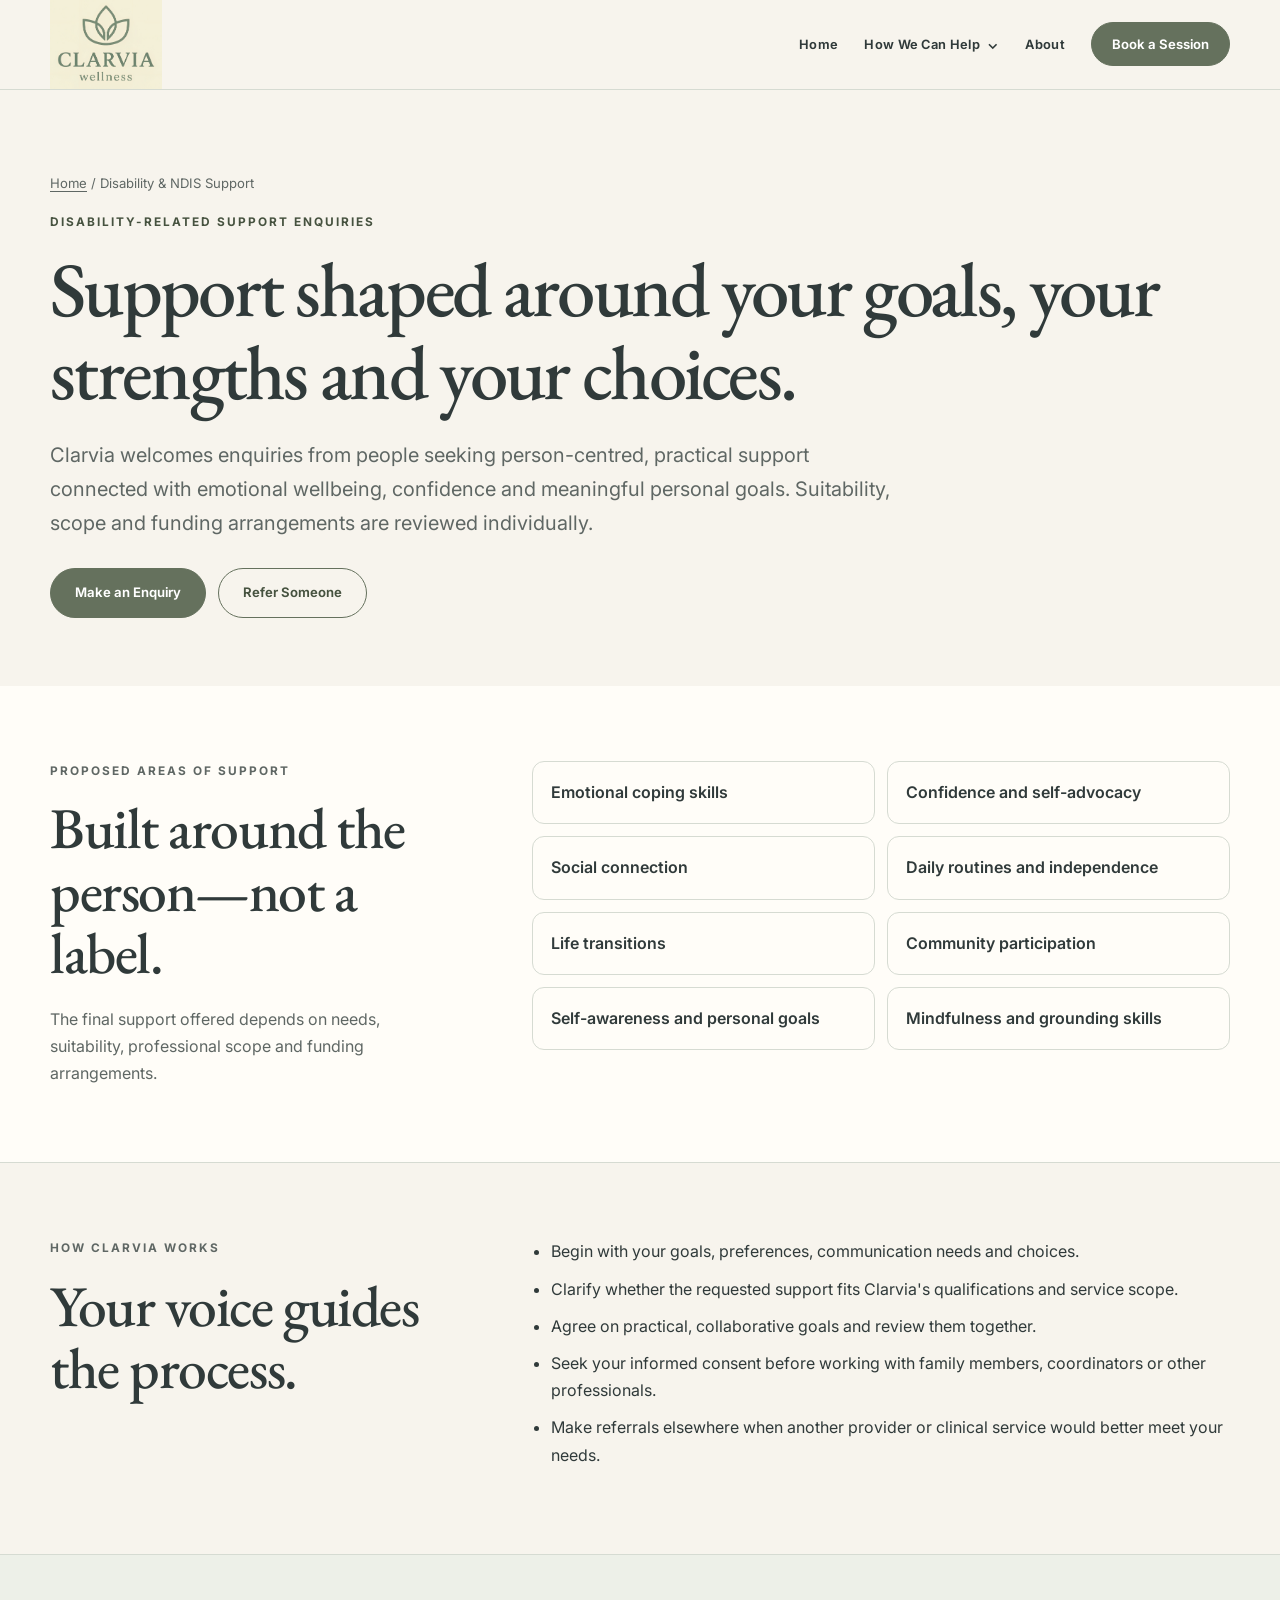
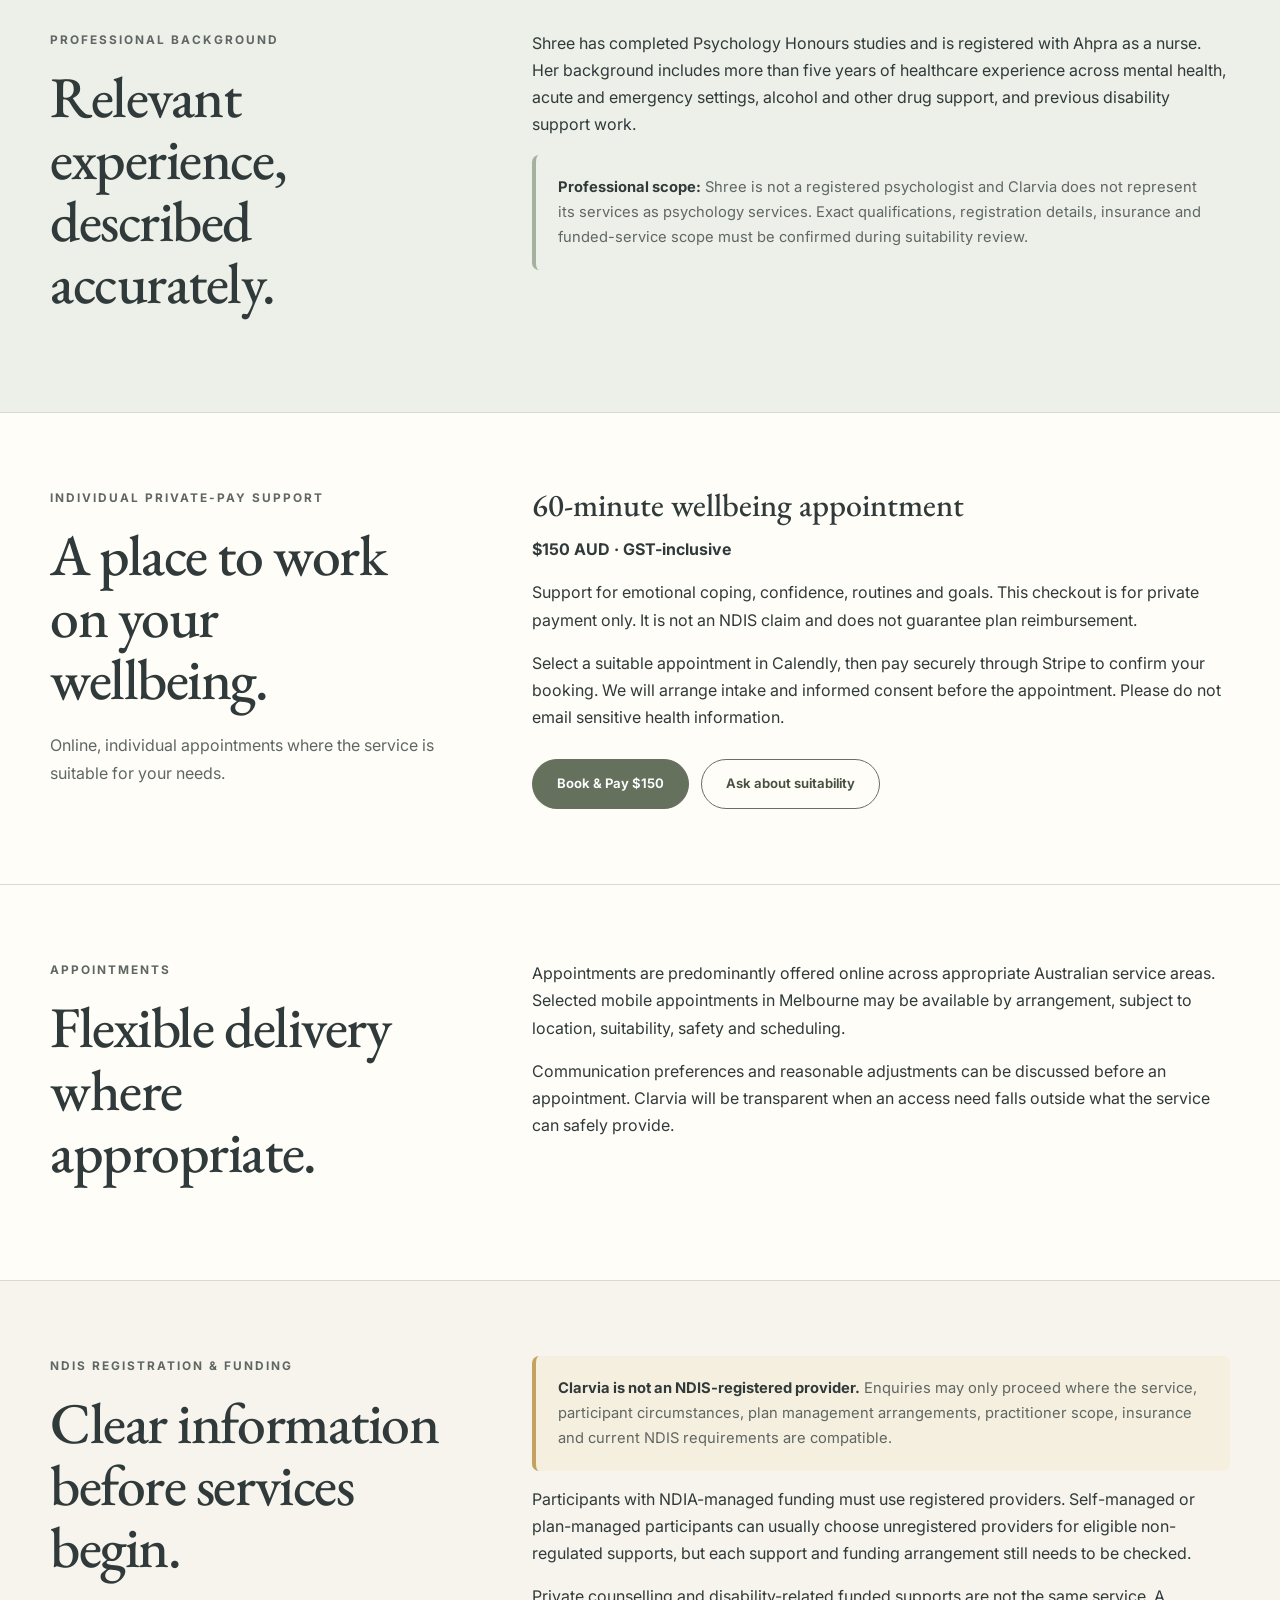
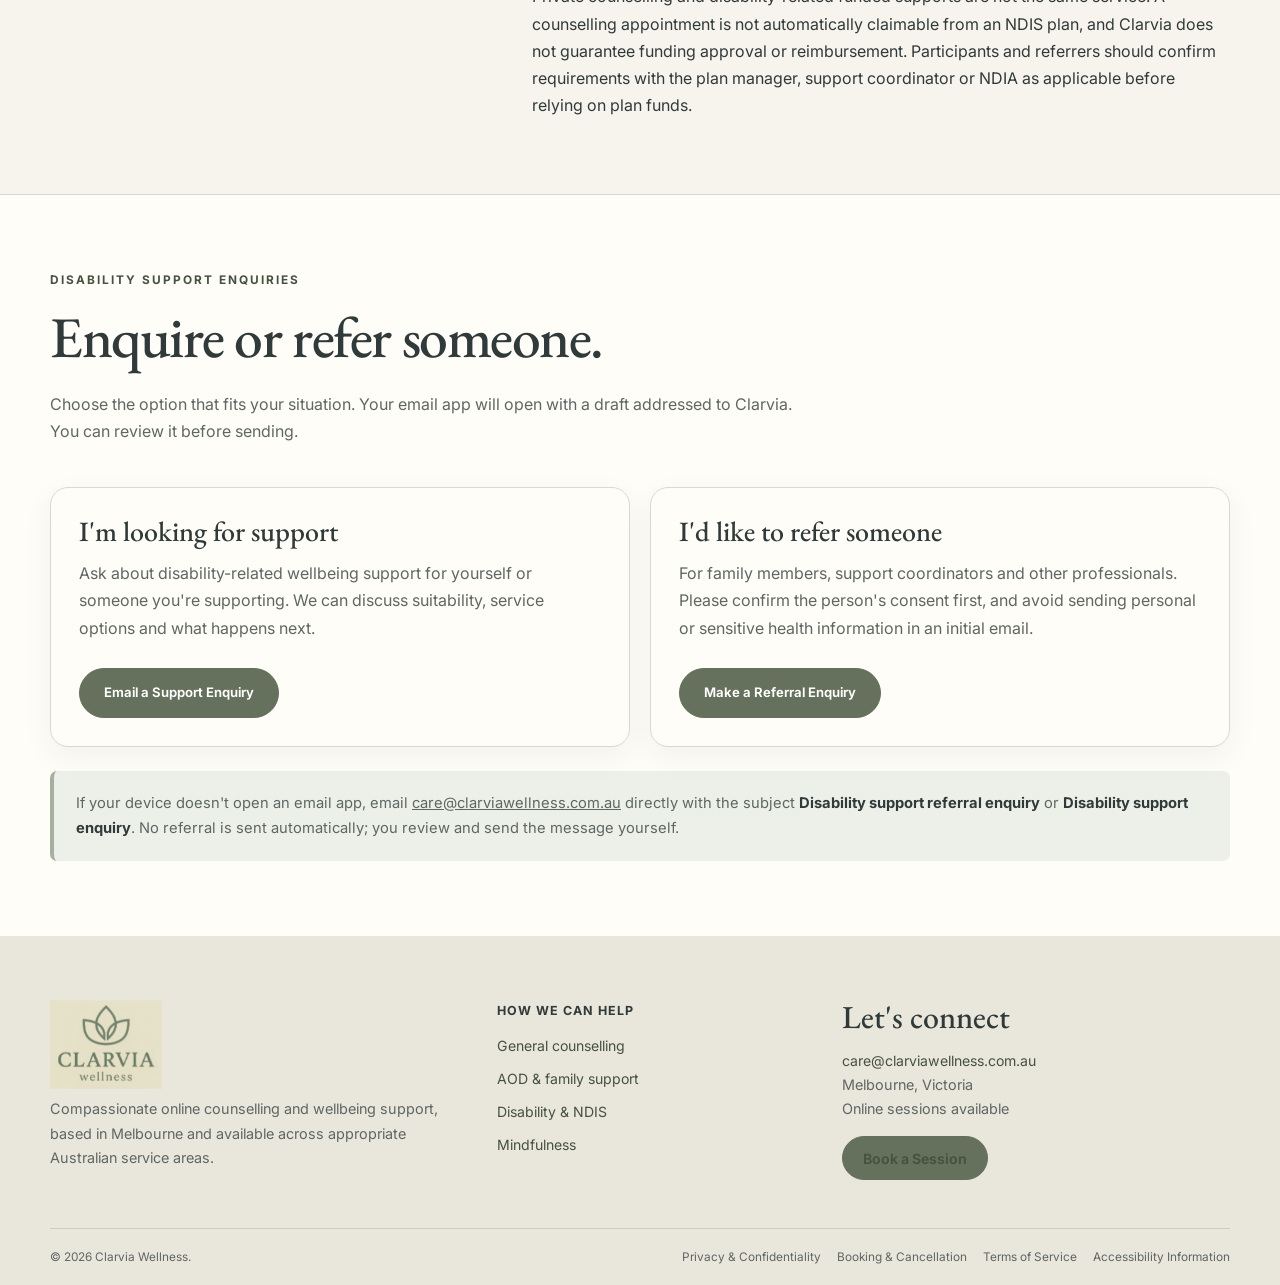
<file: ndis-support.html>
<!doctype html>
<html lang="en-AU"><head>
  <meta charset="UTF-8" /><meta name="viewport" content="width=device-width, initial-scale=1.0" /><meta name="description" content="Person-centred disability-related support enquiries from Clarvia Wellness, an unregistered NDIS provider offering online and selected Melbourne mobile appointments." /><link rel="canonical" href="https://clarviawellness.com.au/ndis-support.html" />
  <meta property="og:title" content="Disability & NDIS Support | Clarvia Wellness" /><meta property="og:description" content="Support shaped around your goals, your strengths and your choices." /><meta property="og:type" content="website" /><meta property="og:url" content="https://clarviawellness.com.au/ndis-support.html" /><meta property="og:image" content="https://clarviawellness.com.au/assets/images/clarity-call.jpeg" />
  <title>Disability & NDIS Support | Clarvia Wellness</title><link rel="preconnect" href="https://fonts.googleapis.com" /><link rel="preconnect" href="https://fonts.gstatic.com" crossorigin /><link href="https://fonts.googleapis.com/css2?family=EB+Garamond:wght@400;500;600&family=Inter:wght@400;500;600;700&display=swap" rel="stylesheet" /><link rel="stylesheet" href="css/styles.css" /><script src="js/main.js" defer></script>
</head><body>
  <a class="skip-link" href="#main-content">Skip to content</a><header class="site-header"><div class="container header-inner"><a class="brand" href="index.html" aria-label="Clarvia Wellness home"><img src="assets/images/clarvia-logo.png" alt="Clarvia Wellness" /></a><button class="menu-toggle" type="button" aria-expanded="false" aria-controls="site-nav" data-menu-toggle><span></span><span></span><span></span><span class="sr-only">Toggle navigation</span></button><nav class="site-nav" id="site-nav" aria-label="Main navigation" data-site-nav><a href="index.html">Home</a><details class="nav-dropdown"><summary>How We Can Help</summary><div class="dropdown-menu"><a href="general-counselling.html">General Counselling &amp; Emotional Wellbeing</a><a href="aod-counselling.html">Alcohol &amp; Other Drug Counselling</a><a href="ndis-support.html" aria-current="page">Disability &amp; NDIS Support</a><a href="mindfulness.html">Mindfulness &amp; Wellbeing</a></div></details><a href="about.html">About</a><a class="button button-small" href="book.html">Book a Session</a></nav></div></header>
  <main id="main-content">
    <section class="page-hero"><div class="container"><p class="breadcrumb"><a href="index.html">Home</a> / Disability &amp; NDIS Support</p><p class="eyebrow">Disability-related support enquiries</p><h1>Support shaped around your goals, your strengths and your choices.</h1><p class="lede">Clarvia welcomes enquiries from people seeking person-centred, practical support connected with emotional wellbeing, confidence and meaningful personal goals. Suitability, scope and funding arrangements are reviewed individually.</p><div class="actions"><a class="button" href="#disability-enquiries">Make an Enquiry</a><a class="button button-secondary" href="#disability-enquiries">Refer Someone</a></div></div></section>
    <section class="content-section section-alt" id="areas-of-support"><div class="container content-grid"><header><p class="eyebrow">Proposed areas of support</p><h2>Built around the person—not a label.</h2><p>The final support offered depends on needs, suitability, professional scope and funding arrangements.</p></header><div class="support-grid"><div>Emotional coping skills</div><div>Confidence and self-advocacy</div><div>Social connection</div><div>Daily routines and independence</div><div>Life transitions</div><div>Community participation</div><div>Self-awareness and personal goals</div><div>Mindfulness and grounding skills</div></div></div></section>
    <section class="content-section"><div class="container content-grid"><header><p class="eyebrow">How Clarvia works</p><h2>Your voice guides the process.</h2></header><div><ul class="check-list"><li>Begin with your goals, preferences, communication needs and choices.</li><li>Clarify whether the requested support fits Clarvia's qualifications and service scope.</li><li>Agree on practical, collaborative goals and review them together.</li><li>Seek your informed consent before working with family members, coordinators or other professionals.</li><li>Make referrals elsewhere when another provider or clinical service would better meet your needs.</li></ul></div></div></section>
    <section class="content-section section-sage"><div class="container content-grid"><header><p class="eyebrow">Professional background</p><h2>Relevant experience, described accurately.</h2></header><div><p>Shree has completed Psychology Honours studies and is registered with Ahpra as a nurse. Her background includes more than five years of healthcare experience across mental health, acute and emergency settings, alcohol and other drug support, and previous disability support work.</p><p class="notice"><strong>Professional scope:</strong> Shree is not a registered psychologist and Clarvia does not represent its services as psychology services. Exact qualifications, registration details, insurance and funded-service scope must be confirmed during suitability review.</p></div></div></section>
    <section class="content-section section-alt" id="private-pay"><div class="container content-grid"><header><p class="eyebrow">Individual private-pay support</p><h2>A place to work on your wellbeing.</h2><p>Online, individual appointments where the service is suitable for your needs.</p></header><div><h3>60-minute wellbeing appointment</h3><p><strong>$150 AUD · GST-inclusive</strong></p><p>Support for emotional coping, confidence, routines and goals. This checkout is for private payment only. It is not an NDIS claim and does not guarantee plan reimbursement.</p><p>Select a suitable appointment in Calendly, then pay securely through Stripe to confirm your booking. We will arrange intake and informed consent before the appointment. Please do not email sensitive health information.</p><div class="actions"><a class="button" href="https://calendly.com/shreegaur/disability-wellbeing-support-private-pay-60-min" target="_blank" rel="noopener noreferrer">Book & Pay $150</a><a class="button button-secondary" href="mailto:care@clarviawellness.com.au?subject=Disability%20support%20enquiry">Ask about suitability</a></div></div></div></section>
    <section class="content-section section-alt"><div class="container content-grid"><header><p class="eyebrow">Appointments</p><h2>Flexible delivery where appropriate.</h2></header><div><p>Appointments are predominantly offered online across appropriate Australian service areas. Selected mobile appointments in Melbourne may be available by arrangement, subject to location, suitability, safety and scheduling.</p><p>Communication preferences and reasonable adjustments can be discussed before an appointment. Clarvia will be transparent when an access need falls outside what the service can safely provide.</p></div></div></section>
    <section class="content-section"><div class="container content-grid"><header><p class="eyebrow">NDIS registration &amp; funding</p><h2>Clear information before services begin.</h2></header><div><p class="notice notice-caution"><strong>Clarvia is not an NDIS-registered provider.</strong> Enquiries may only proceed where the service, participant circumstances, plan management arrangements, practitioner scope, insurance and current NDIS requirements are compatible.</p><p>Participants with NDIA-managed funding must use registered providers. Self-managed or plan-managed participants can usually choose unregistered providers for eligible non-regulated supports, but each support and funding arrangement still needs to be checked.</p><p>Private counselling and disability-related funded supports are not the same service. A counselling appointment is not automatically claimable from an NDIS plan, and Clarvia does not guarantee funding approval or reimbursement. Participants and referrers should confirm requirements with the plan manager, support coordinator or NDIA as applicable before relying on plan funds.</p></div></div></section>
    
    <section class="content-section section-alt" id="disability-enquiries" aria-labelledby="disability-enquiries-heading">
      <div class="container">
        <div class="section-heading"><p class="eyebrow">Disability support enquiries</p><h2 id="disability-enquiries-heading">Enquire or refer someone.</h2><p>Choose the option that fits your situation. Your email app will open with a draft addressed to Clarvia. You can review it before sending.</p></div>
        <div class="grid grid-2">
          <article class="card pathway-card">
            <h3>I'm looking for support</h3>
            <p>Ask about disability-related wellbeing support for yourself or someone you're supporting. We can discuss suitability, service options and what happens next.</p>
            <a class="button" href="mailto:care@clarviawellness.com.au?subject=Disability%20support%20enquiry&body=Hello Clarvia,%0D%0A%0D%0AI would like to enquire about disability-related wellbeing support.%0D%0A%0D%0AI am enquiring as: [participant / family member / support coordinator / other]%0D%0AGeneral support I am looking for: %0D%0APreferred contact method: %0D%0A%0D%0APlease let me know the next steps.%0D%0A%0D%0AThank you.">Email a Support Enquiry</a>
          </article>
          <article class="card pathway-card">
            <h3>I'd like to refer someone</h3>
            <p>For family members, support coordinators and other professionals. Please confirm the person's consent first, and avoid sending personal or sensitive health information in an initial email.</p>
            <a class="button" href="mailto:care@clarviawellness.com.au?subject=Disability%20support%20referral%20enquiry&body=Hello Clarvia,%0D%0A%0D%0AI would like to enquire about making a referral for disability-related wellbeing support.%0D%0A%0D%0AMy name and organisation (if applicable): %0D%0AMy role / relationship to the person: %0D%0AI confirm I have the person's consent to make this enquiry: [Yes / No - will confirm first]%0D%0AGeneral type of support requested (no identifying or sensitive health details): %0D%0AMy preferred contact details: %0D%0A%0D%0ACould you please advise on suitability and the next steps before I send any personal information?%0D%0A%0D%0AThank you.">Make a Referral Enquiry</a>
          </article>
        </div>
        <p class="notice" style="margin-top:24px">If your device doesn't open an email app, email <a href="mailto:care@clarviawellness.com.au">care@clarviawellness.com.au</a> directly with the subject <strong>Disability support referral enquiry</strong> or <strong>Disability support enquiry</strong>. No referral is sent automatically; you review and send the message yourself.</p>
      </div>
    </section>
  </main>
  <footer class="site-footer"><div class="container footer-grid"><div class="footer-intro"><a class="footer-brand" href="index.html"><img src="assets/images/clarvia-logo.png" alt="Clarvia Wellness" /></a><p>Compassionate online counselling and wellbeing support, based in Melbourne and available across appropriate Australian service areas.</p></div><nav class="footer-nav" aria-label="Services"><strong>How we can help</strong><a href="general-counselling.html">General counselling</a><a href="aod-counselling.html">AOD &amp; family support</a><a href="ndis-support.html">Disability &amp; NDIS</a><a href="mindfulness.html">Mindfulness</a></nav><div class="footer-contact"><h3>Let's connect</h3><p><a href="mailto:care@clarviawellness.com.au">care@clarviawellness.com.au</a><br />Melbourne, Victoria<br />Online sessions available</p><a class="button button-small" href="book.html">Book a Session</a></div></div><div class="container footer-legal"><p>© <span data-year></span> Clarvia Wellness.</p><div class="footer-legal-links"><a href="privacy.html">Privacy &amp; Confidentiality</a><a href="booking-policy.html">Booking &amp; Cancellation</a><a href="terms.html">Terms of Service</a><a href="accessibility.html">Accessibility Information</a></div></div></footer>
</body></html>
</file>
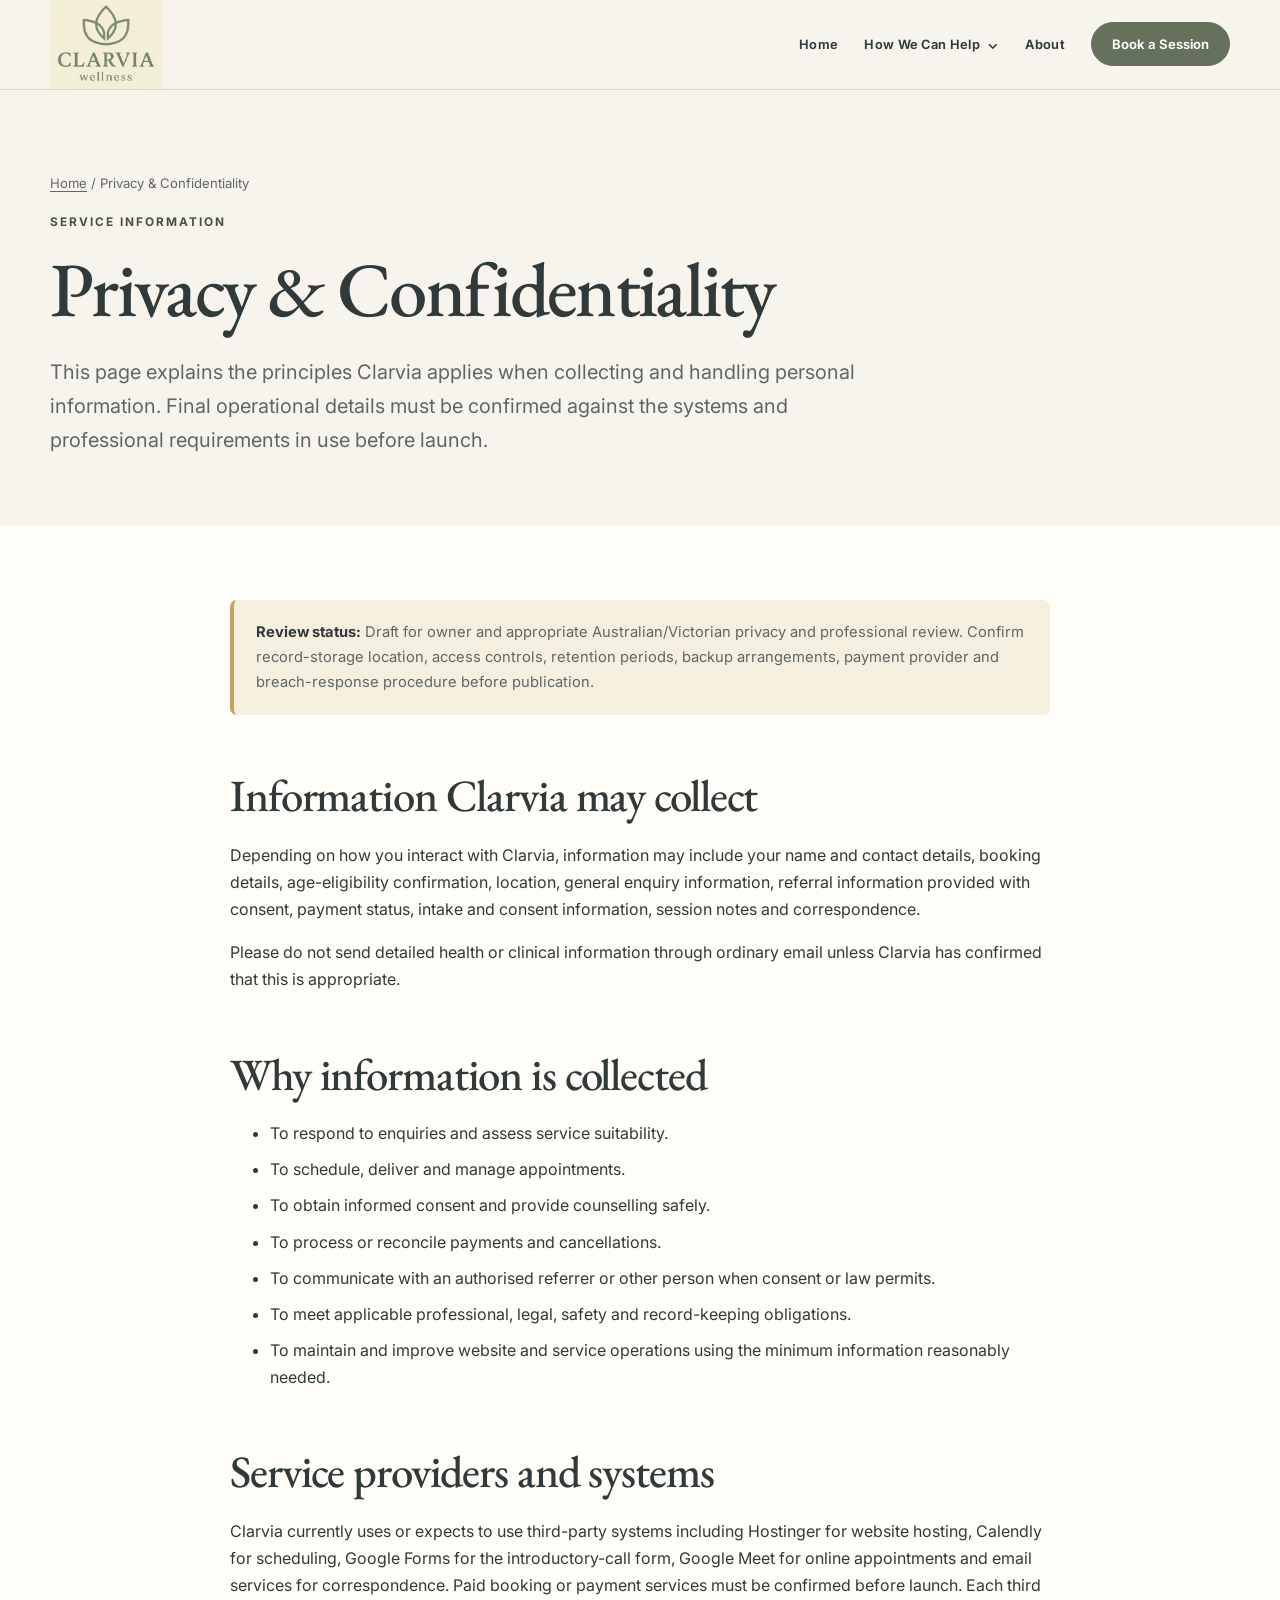
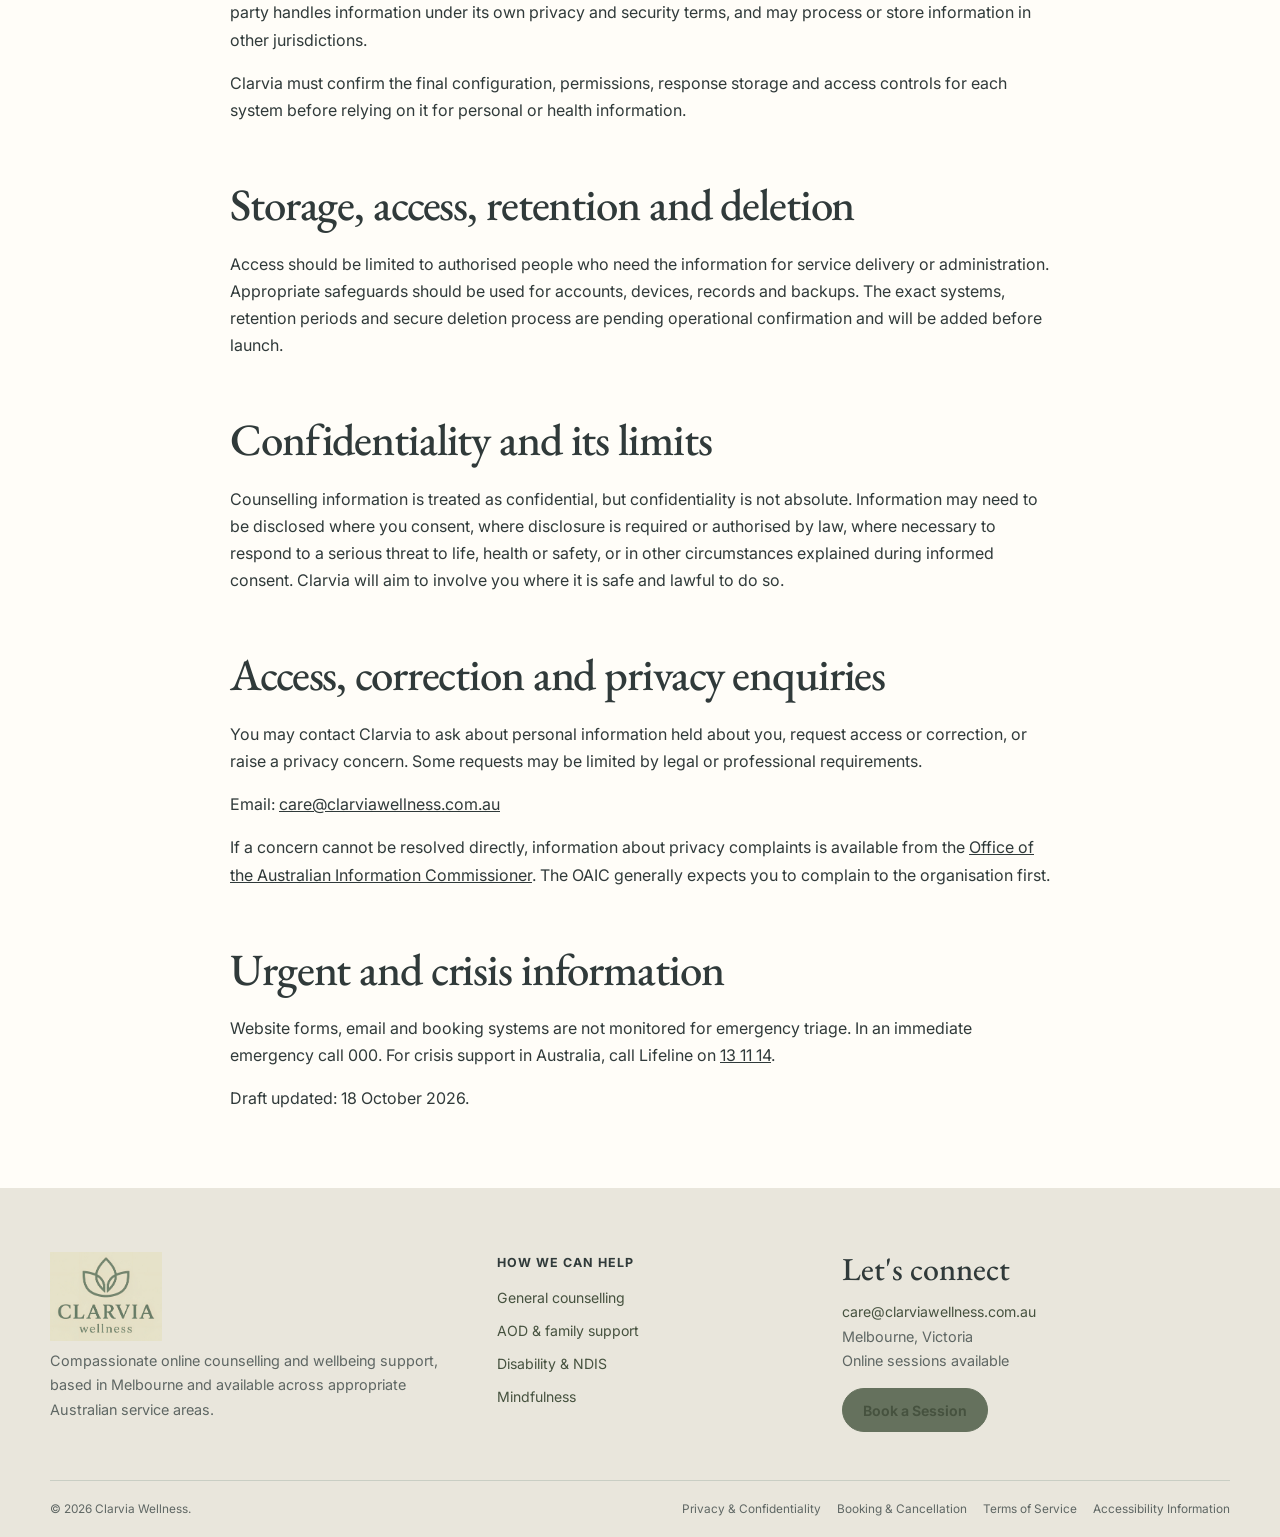
<file: privacy.html>
<!doctype html>
<html lang="en-AU"><head>
  <meta charset="UTF-8" /><meta name="viewport" content="width=device-width, initial-scale=1.0" /><meta name="description" content="Privacy and confidentiality information for Clarvia Wellness website visitors, enquirers and counselling clients." /><link rel="canonical" href="https://clarviawellness.com.au/privacy.html" /><meta property="og:title" content="Privacy & Confidentiality | Clarvia Wellness" /><meta property="og:description" content="How Clarvia handles personal information and explains confidentiality limits." /><meta property="og:type" content="website" /><meta property="og:url" content="https://clarviawellness.com.au/privacy.html" /><title>Privacy & Confidentiality | Clarvia Wellness</title>
  <link rel="preconnect" href="https://fonts.googleapis.com" /><link rel="preconnect" href="https://fonts.gstatic.com" crossorigin /><link href="https://fonts.googleapis.com/css2?family=EB+Garamond:wght@400;500;600&family=Inter:wght@400;500;600;700&display=swap" rel="stylesheet" /><link rel="stylesheet" href="css/styles.css" /><script src="js/main.js" defer></script>
</head><body>
  <a class="skip-link" href="#main-content">Skip to content</a><header class="site-header"><div class="container header-inner"><a class="brand" href="index.html" aria-label="Clarvia Wellness home"><img src="assets/images/clarvia-logo.png" alt="Clarvia Wellness" /></a><button class="menu-toggle" type="button" aria-expanded="false" aria-controls="site-nav" data-menu-toggle><span></span><span></span><span></span><span class="sr-only">Toggle navigation</span></button><nav class="site-nav" id="site-nav" aria-label="Main navigation" data-site-nav><a href="index.html">Home</a><details class="nav-dropdown"><summary>How We Can Help</summary><div class="dropdown-menu"><a href="general-counselling.html">General Counselling &amp; Emotional Wellbeing</a><a href="aod-counselling.html">Alcohol &amp; Other Drug Counselling</a><a href="ndis-support.html">Disability &amp; NDIS Support</a><a href="mindfulness.html">Mindfulness &amp; Wellbeing</a></div></details><a href="about.html">About</a><a class="button button-small" href="book.html">Book a Session</a></nav></div></header>
  <main id="main-content"><section class="page-hero"><div class="container"><p class="breadcrumb"><a href="index.html">Home</a> / Privacy &amp; Confidentiality</p><p class="eyebrow">Service information</p><h1>Privacy &amp; Confidentiality</h1><p class="lede">This page explains the principles Clarvia applies when collecting and handling personal information. Final operational details must be confirmed against the systems and professional requirements in use before launch.</p></div></section>
    <section class="content-section section-alt"><div class="container policy-content"><p class="notice notice-caution"><strong>Review status:</strong> Draft for owner and appropriate Australian/Victorian privacy and professional review. Confirm record-storage location, access controls, retention periods, backup arrangements, payment provider and breach-response procedure before publication.</p>
      <h2>Information Clarvia may collect</h2><p>Depending on how you interact with Clarvia, information may include your name and contact details, booking details, age-eligibility confirmation, location, general enquiry information, referral information provided with consent, payment status, intake and consent information, session notes and correspondence.</p><p>Please do not send detailed health or clinical information through ordinary email unless Clarvia has confirmed that this is appropriate.</p>
      <h2>Why information is collected</h2><ul><li>To respond to enquiries and assess service suitability.</li><li>To schedule, deliver and manage appointments.</li><li>To obtain informed consent and provide counselling safely.</li><li>To process or reconcile payments and cancellations.</li><li>To communicate with an authorised referrer or other person when consent or law permits.</li><li>To meet applicable professional, legal, safety and record-keeping obligations.</li><li>To maintain and improve website and service operations using the minimum information reasonably needed.</li></ul>
      <h2>Service providers and systems</h2><p>Clarvia currently uses or expects to use third-party systems including Hostinger for website hosting, Calendly for scheduling, Google Forms for the introductory-call form, Google Meet for online appointments and email services for correspondence. Paid booking or payment services must be confirmed before launch. Each third party handles information under its own privacy and security terms, and may process or store information in other jurisdictions.</p><p>Clarvia must confirm the final configuration, permissions, response storage and access controls for each system before relying on it for personal or health information.</p>
      <h2>Storage, access, retention and deletion</h2><p>Access should be limited to authorised people who need the information for service delivery or administration. Appropriate safeguards should be used for accounts, devices, records and backups. The exact systems, retention periods and secure deletion process are pending operational confirmation and will be added before launch.</p>
      <h2>Confidentiality and its limits</h2><p>Counselling information is treated as confidential, but confidentiality is not absolute. Information may need to be disclosed where you consent, where disclosure is required or authorised by law, where necessary to respond to a serious threat to life, health or safety, or in other circumstances explained during informed consent. Clarvia will aim to involve you where it is safe and lawful to do so.</p>
      <h2>Access, correction and privacy enquiries</h2><p>You may contact Clarvia to ask about personal information held about you, request access or correction, or raise a privacy concern. Some requests may be limited by legal or professional requirements.</p><p>Email: <a href="mailto:care@clarviawellness.com.au?subject=Privacy%20enquiry">care@clarviawellness.com.au</a></p><p>If a concern cannot be resolved directly, information about privacy complaints is available from the <a href="https://www.oaic.gov.au/privacy/privacy-complaints/lodge-a-privacy-complaint-with-us" target="_blank" rel="noopener noreferrer">Office of the Australian Information Commissioner</a>. The OAIC generally expects you to complain to the organisation first.</p>
      <h2>Urgent and crisis information</h2><p>Website forms, email and booking systems are not monitored for emergency triage. In an immediate emergency call 000. For crisis support in Australia, call Lifeline on <a href="tel:131114">13 11 14</a>.</p><p class="small">Draft updated: 18 October 2026.</p>
    </div></section></main>
  <footer class="site-footer"><div class="container footer-grid"><div class="footer-intro"><a class="footer-brand" href="index.html"><img src="assets/images/clarvia-logo.png" alt="Clarvia Wellness" /></a><p>Compassionate online counselling and wellbeing support, based in Melbourne and available across appropriate Australian service areas.</p></div><nav class="footer-nav" aria-label="Services"><strong>How we can help</strong><a href="general-counselling.html">General counselling</a><a href="aod-counselling.html">AOD &amp; family support</a><a href="ndis-support.html">Disability &amp; NDIS</a><a href="mindfulness.html">Mindfulness</a></nav><div class="footer-contact"><h3>Let's connect</h3><p><a href="mailto:care@clarviawellness.com.au">care@clarviawellness.com.au</a><br />Melbourne, Victoria<br />Online sessions available</p><a class="button button-small" href="book.html">Book a Session</a></div></div><div class="container footer-legal"><p>© <span data-year></span> Clarvia Wellness.</p><div class="footer-legal-links"><a href="privacy.html">Privacy &amp; Confidentiality</a><a href="booking-policy.html">Booking &amp; Cancellation</a><a href="terms.html">Terms of Service</a><a href="accessibility.html">Accessibility Information</a></div></div></footer>
</body></html>
</file>
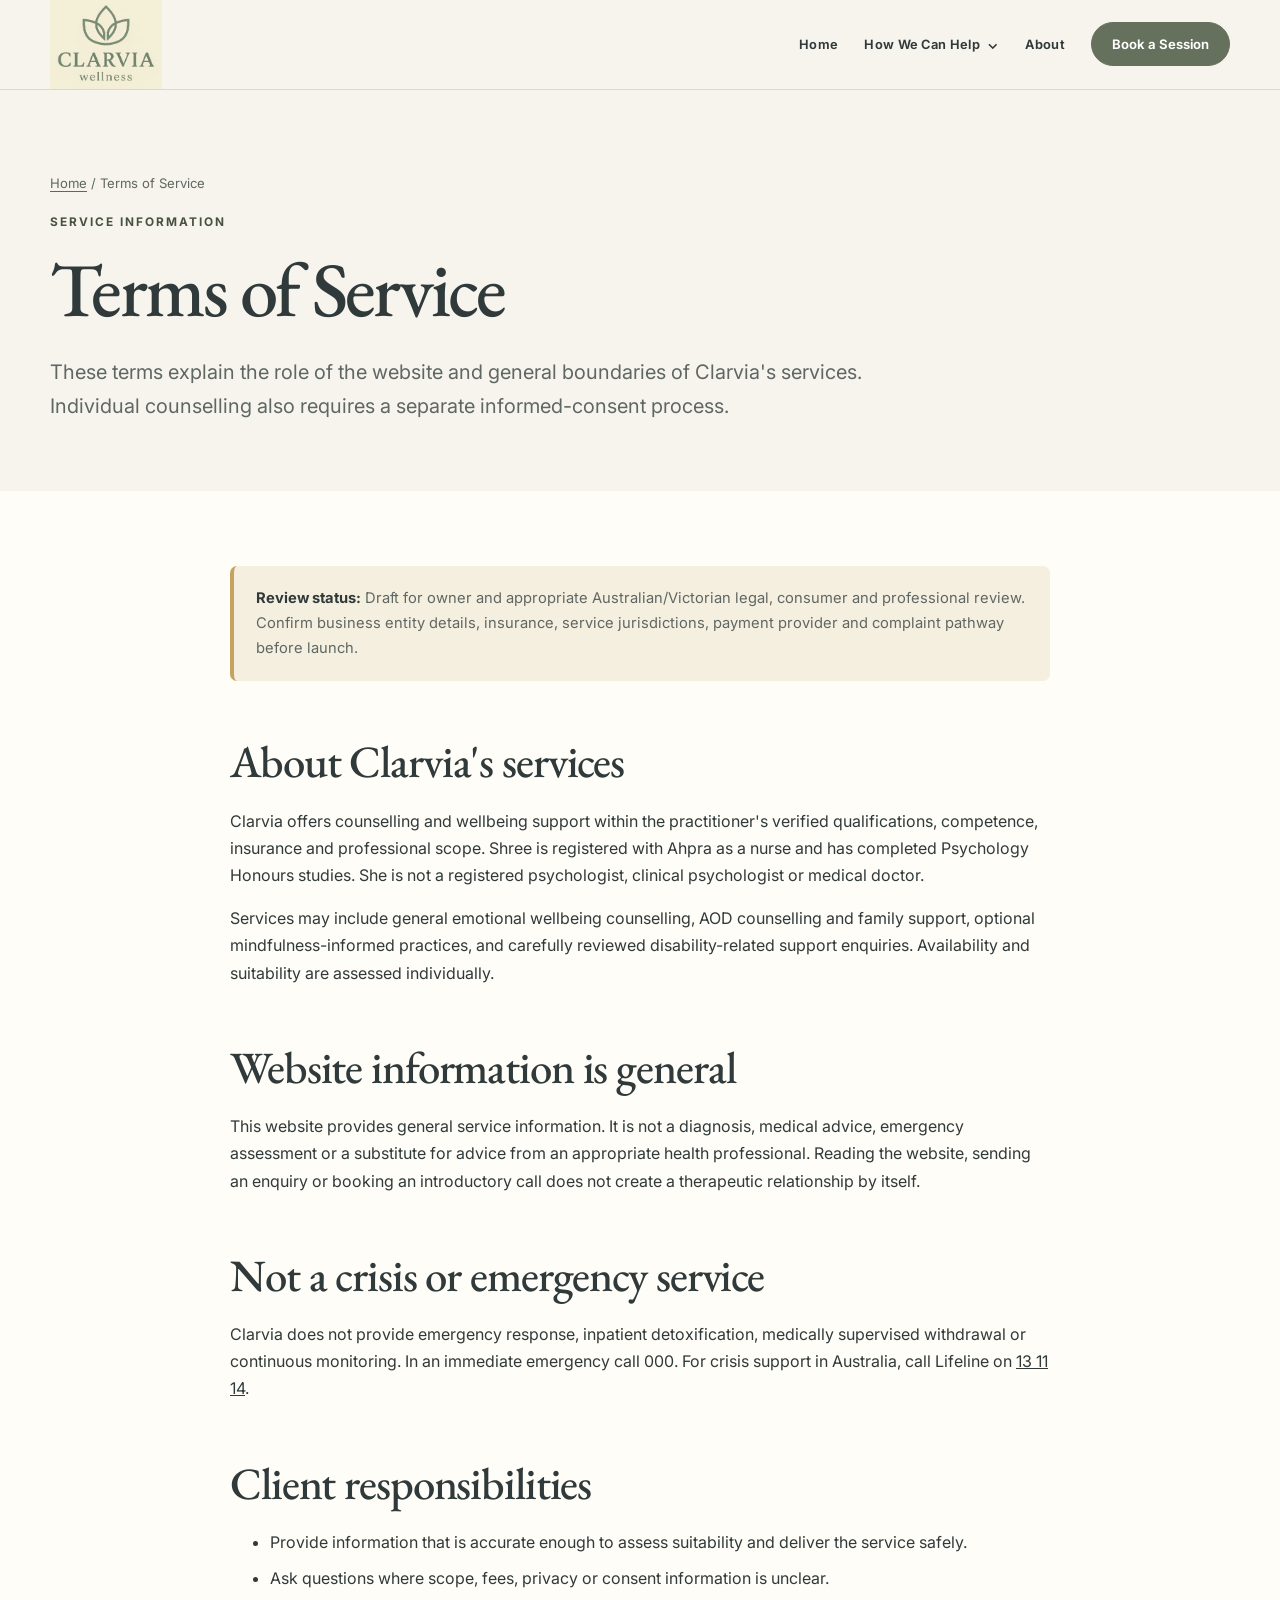
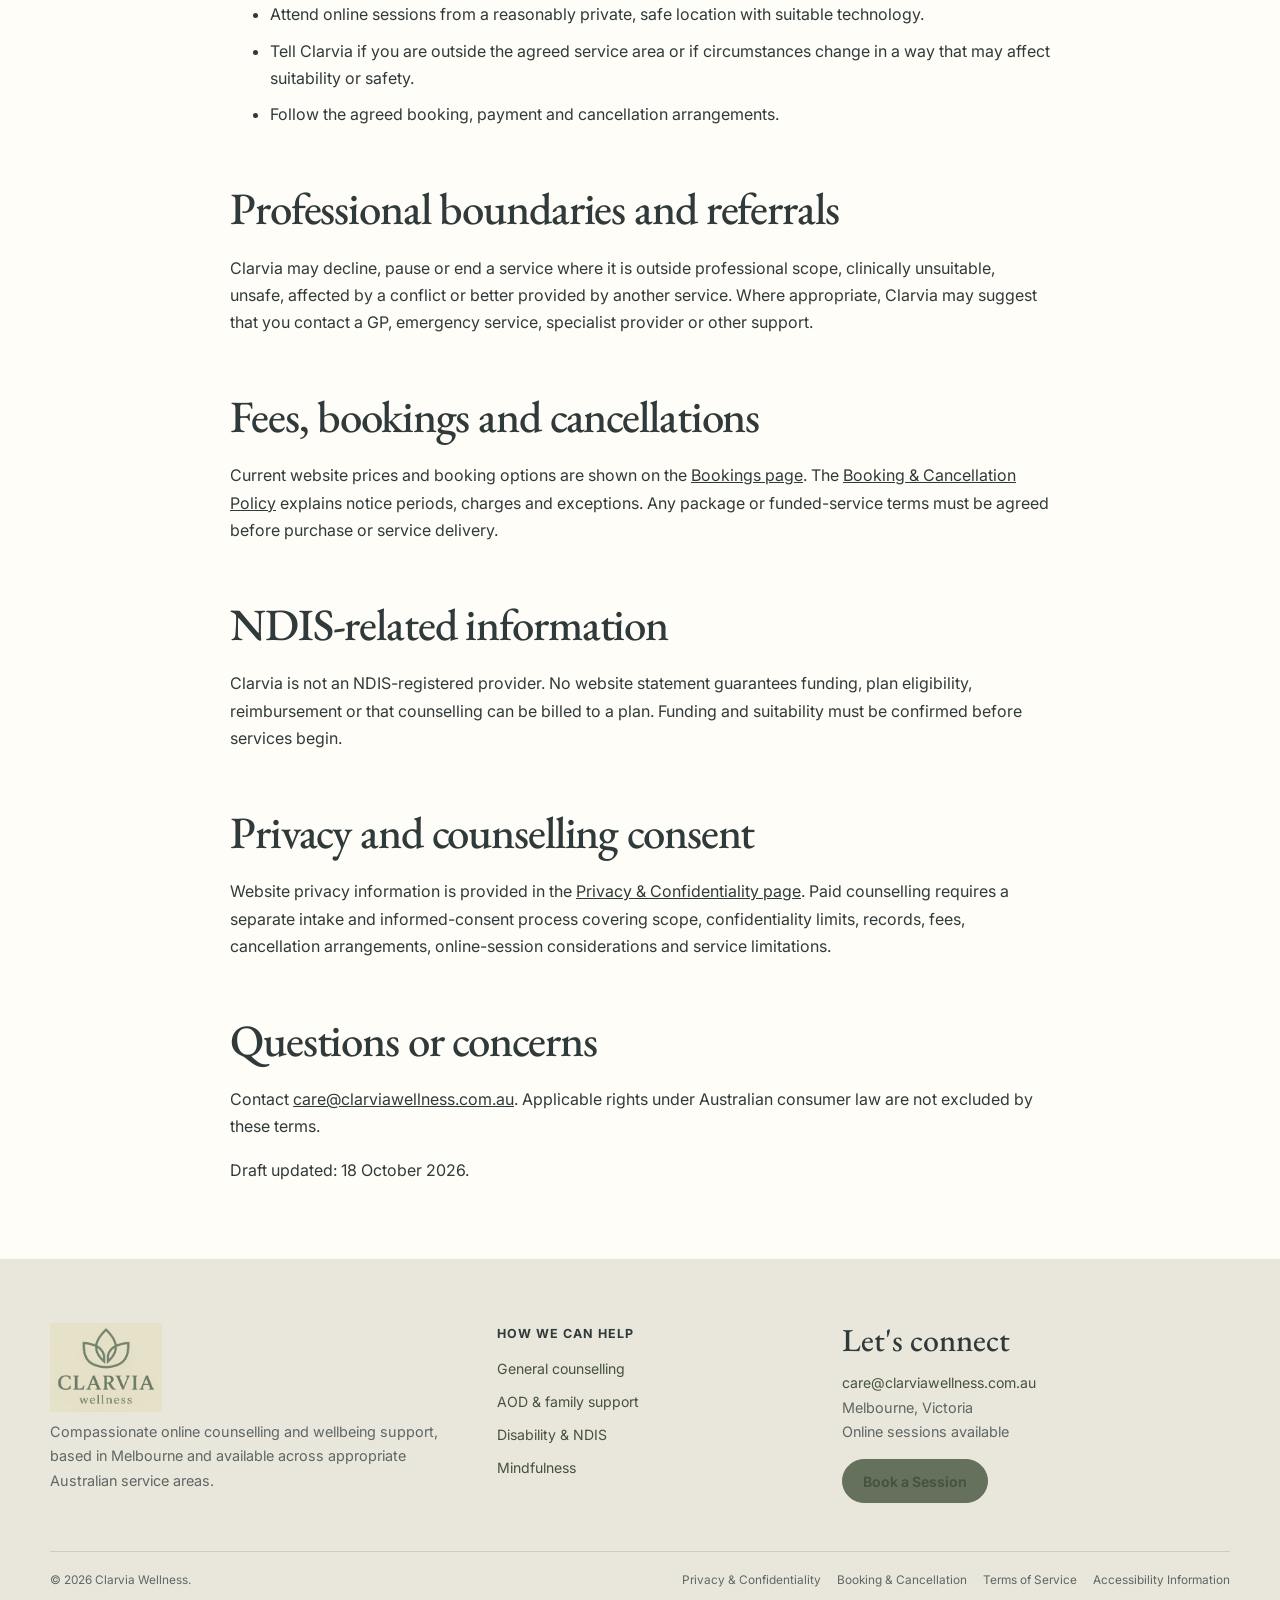
<file: terms.html>
<!doctype html>
<html lang="en-AU"><head>
  <meta charset="UTF-8" /><meta name="viewport" content="width=device-width, initial-scale=1.0" /><meta name="description" content="Terms of service for Clarvia Wellness website information, counselling scope, bookings and client responsibilities." /><link rel="canonical" href="https://clarviawellness.com.au/terms.html" /><meta property="og:title" content="Terms of Service | Clarvia Wellness" /><meta property="og:description" content="Important information about Clarvia's scope and use of this website." /><meta property="og:type" content="website" /><meta property="og:url" content="https://clarviawellness.com.au/terms.html" /><title>Terms of Service | Clarvia Wellness</title>
  <link rel="preconnect" href="https://fonts.googleapis.com" /><link rel="preconnect" href="https://fonts.gstatic.com" crossorigin /><link href="https://fonts.googleapis.com/css2?family=EB+Garamond:wght@400;500;600&family=Inter:wght@400;500;600;700&display=swap" rel="stylesheet" /><link rel="stylesheet" href="css/styles.css" /><script src="js/main.js" defer></script>
</head><body>
  <a class="skip-link" href="#main-content">Skip to content</a><header class="site-header"><div class="container header-inner"><a class="brand" href="index.html" aria-label="Clarvia Wellness home"><img src="assets/images/clarvia-logo.png" alt="Clarvia Wellness" /></a><button class="menu-toggle" type="button" aria-expanded="false" aria-controls="site-nav" data-menu-toggle><span></span><span></span><span></span><span class="sr-only">Toggle navigation</span></button><nav class="site-nav" id="site-nav" aria-label="Main navigation" data-site-nav><a href="index.html">Home</a><details class="nav-dropdown"><summary>How We Can Help</summary><div class="dropdown-menu"><a href="general-counselling.html">General Counselling &amp; Emotional Wellbeing</a><a href="aod-counselling.html">Alcohol &amp; Other Drug Counselling</a><a href="ndis-support.html">Disability &amp; NDIS Support</a><a href="mindfulness.html">Mindfulness &amp; Wellbeing</a></div></details><a href="about.html">About</a><a class="button button-small" href="book.html">Book a Session</a></nav></div></header>
  <main id="main-content"><section class="page-hero"><div class="container"><p class="breadcrumb"><a href="index.html">Home</a> / Terms of Service</p><p class="eyebrow">Service information</p><h1>Terms of Service</h1><p class="lede">These terms explain the role of the website and general boundaries of Clarvia's services. Individual counselling also requires a separate informed-consent process.</p></div></section>
    <section class="content-section section-alt"><div class="container policy-content"><p class="notice notice-caution"><strong>Review status:</strong> Draft for owner and appropriate Australian/Victorian legal, consumer and professional review. Confirm business entity details, insurance, service jurisdictions, payment provider and complaint pathway before launch.</p>
      <h2>About Clarvia's services</h2><p>Clarvia offers counselling and wellbeing support within the practitioner's verified qualifications, competence, insurance and professional scope. Shree is registered with Ahpra as a nurse and has completed Psychology Honours studies. She is not a registered psychologist, clinical psychologist or medical doctor.</p><p>Services may include general emotional wellbeing counselling, AOD counselling and family support, optional mindfulness-informed practices, and carefully reviewed disability-related support enquiries. Availability and suitability are assessed individually.</p>
      <h2>Website information is general</h2><p>This website provides general service information. It is not a diagnosis, medical advice, emergency assessment or a substitute for advice from an appropriate health professional. Reading the website, sending an enquiry or booking an introductory call does not create a therapeutic relationship by itself.</p>
      <h2>Not a crisis or emergency service</h2><p>Clarvia does not provide emergency response, inpatient detoxification, medically supervised withdrawal or continuous monitoring. In an immediate emergency call 000. For crisis support in Australia, call Lifeline on <a href="tel:131114">13 11 14</a>.</p>
      <h2>Client responsibilities</h2><ul><li>Provide information that is accurate enough to assess suitability and deliver the service safely.</li><li>Ask questions where scope, fees, privacy or consent information is unclear.</li><li>Attend online sessions from a reasonably private, safe location with suitable technology.</li><li>Tell Clarvia if you are outside the agreed service area or if circumstances change in a way that may affect suitability or safety.</li><li>Follow the agreed booking, payment and cancellation arrangements.</li></ul>
      <h2>Professional boundaries and referrals</h2><p>Clarvia may decline, pause or end a service where it is outside professional scope, clinically unsuitable, unsafe, affected by a conflict or better provided by another service. Where appropriate, Clarvia may suggest that you contact a GP, emergency service, specialist provider or other support.</p>
      <h2>Fees, bookings and cancellations</h2><p>Current website prices and booking options are shown on the <a href="book.html">Bookings page</a>. The <a href="booking-policy.html">Booking &amp; Cancellation Policy</a> explains notice periods, charges and exceptions. Any package or funded-service terms must be agreed before purchase or service delivery.</p>
      <h2>NDIS-related information</h2><p>Clarvia is not an NDIS-registered provider. No website statement guarantees funding, plan eligibility, reimbursement or that counselling can be billed to a plan. Funding and suitability must be confirmed before services begin.</p>
      <h2>Privacy and counselling consent</h2><p>Website privacy information is provided in the <a href="privacy.html">Privacy &amp; Confidentiality page</a>. Paid counselling requires a separate intake and informed-consent process covering scope, confidentiality limits, records, fees, cancellation arrangements, online-session considerations and service limitations.</p>
      <h2>Questions or concerns</h2><p>Contact <a href="mailto:care@clarviawellness.com.au?subject=Terms%20of%20service%20question">care@clarviawellness.com.au</a>. Applicable rights under Australian consumer law are not excluded by these terms.</p><p class="small">Draft updated: 18 October 2026.</p>
    </div></section></main>
  <footer class="site-footer"><div class="container footer-grid"><div class="footer-intro"><a class="footer-brand" href="index.html"><img src="assets/images/clarvia-logo.png" alt="Clarvia Wellness" /></a><p>Compassionate online counselling and wellbeing support, based in Melbourne and available across appropriate Australian service areas.</p></div><nav class="footer-nav" aria-label="Services"><strong>How we can help</strong><a href="general-counselling.html">General counselling</a><a href="aod-counselling.html">AOD &amp; family support</a><a href="ndis-support.html">Disability &amp; NDIS</a><a href="mindfulness.html">Mindfulness</a></nav><div class="footer-contact"><h3>Let's connect</h3><p><a href="mailto:care@clarviawellness.com.au">care@clarviawellness.com.au</a><br />Melbourne, Victoria<br />Online sessions available</p><a class="button button-small" href="book.html">Book a Session</a></div></div><div class="container footer-legal"><p>© <span data-year></span> Clarvia Wellness.</p><div class="footer-legal-links"><a href="privacy.html">Privacy &amp; Confidentiality</a><a href="booking-policy.html">Booking &amp; Cancellation</a><a href="terms.html">Terms of Service</a><a href="accessibility.html">Accessibility Information</a></div></div></footer>
</body></html>
</file>
<file: css/styles.css>
:root {
  --ivory: #f7f4ed;
  --paper: #fffdf8;
  --beige: #e9e6dc;
  --sage: #a6b19d;
  --sage-light: #edf0e8;
  --olive: #65715d;
  --olive-dark: #46523f;
  --blue: #a6c4c9;
  --charcoal: #303a3a;
  --muted: #5f6764;
  --line: #d6dbd2;
  --danger: #8a4038;
  --shadow: 0 22px 55px rgba(48, 58, 52, 0.1);
  --shadow-soft: 0 10px 30px rgba(48, 58, 52, 0.06);
  --serif: "EB Garamond", Georgia, serif;
  --sans: "Inter", Arial, sans-serif;
  --max-width: 1180px;
}

*,
*::before,
*::after { box-sizing: border-box; }

html { scroll-behavior: smooth; }

body {
  margin: 0;
  background: var(--ivory);
  color: var(--charcoal);
  font-family: var(--sans);
  font-size: 16px;
  line-height: 1.7;
  -webkit-font-smoothing: antialiased;
}

body.menu-open { overflow: hidden; }
img { display: block; max-width: 100%; }
a { color: inherit; }
button, input, select, textarea { font: inherit; }
button, a { touch-action: manipulation; }
:focus-visible { outline: 3px solid #4e757b; outline-offset: 4px; }
h1, h2, h3, h4, p, ul, ol { margin-top: 0; }

h1, h2, h3, h4 {
  color: var(--charcoal);
  font-family: var(--serif);
  font-weight: 500;
  line-height: 1.08;
}

h1 { margin-bottom: 24px; font-size: clamp(3rem, 6vw, 5.3rem); letter-spacing: -0.035em; }
h2 { margin-bottom: 22px; font-size: clamp(2.35rem, 4.5vw, 4rem); letter-spacing: -0.025em; }
h3 { margin-bottom: 14px; font-size: clamp(1.65rem, 2.5vw, 2.15rem); }
h4 { margin-bottom: 10px; font-size: 1.35rem; }
p:last-child, ul:last-child, ol:last-child { margin-bottom: 0; }
.container { width: min(calc(100% - 44px), var(--max-width)); margin-inline: auto; }
.narrow { max-width: 790px; }

.sr-only {
  position: absolute;
  width: 1px;
  height: 1px;
  padding: 0;
  margin: -1px;
  overflow: hidden;
  clip: rect(0, 0, 0, 0);
  white-space: nowrap;
  border: 0;
}

.skip-link {
  position: fixed;
  z-index: 1000;
  top: 12px;
  left: 12px;
  padding: 10px 16px;
  transform: translateY(-160%);
  background: var(--charcoal);
  color: #fff;
  text-decoration: none;
}

.skip-link:focus { transform: translateY(0); }

.site-header {
  position: sticky;
  z-index: 100;
  top: 0;
  border-bottom: 1px solid var(--line);
  background: rgba(247, 244, 237, 0.96);
  backdrop-filter: blur(14px);
}

.header-inner {
  display: flex;
  min-height: 88px;
  align-items: center;
  justify-content: space-between;
  gap: 26px;
}

.brand, .footer-brand { display: inline-flex; align-items: center; }
.brand img, .footer-brand img { width: 112px; mix-blend-mode: multiply; }
.site-nav { display: flex; align-items: center; gap: 26px; }

.site-nav > a:not(.button), .nav-dropdown > summary {
  color: var(--charcoal);
  font-size: 0.8rem;
  font-weight: 650;
  letter-spacing: 0.025em;
  text-decoration: none;
}

.site-nav > a[aria-current="page"]:not(.button) {
  color: var(--olive-dark);
  text-decoration: underline;
  text-decoration-thickness: 2px;
  text-underline-offset: 7px;
}

.nav-dropdown { position: relative; }
.nav-dropdown > summary { display: flex; align-items: center; gap: 7px; cursor: pointer; list-style: none; }
.nav-dropdown > summary::-webkit-details-marker { display: none; }
.nav-dropdown > summary::after { content: "⌄"; font-size: 0.9rem; }

.dropdown-menu {
  position: absolute;
  top: calc(100% + 18px);
  left: -20px;
  display: grid;
  width: 330px;
  padding: 12px;
  border: 1px solid var(--line);
  border-radius: 14px;
  background: var(--paper);
  box-shadow: var(--shadow);
  gap: 4px;
}

.dropdown-menu a { padding: 10px 12px; border-radius: 8px; font-size: 0.88rem; line-height: 1.4; text-decoration: none; }
.dropdown-menu a:hover, .dropdown-menu a:focus-visible { background: var(--sage-light); }

.menu-toggle {
  display: none;
  width: 46px;
  height: 46px;
  padding: 10px;
  border: 1px solid var(--line);
  border-radius: 10px;
  background: var(--paper);
}

.menu-toggle > span:not(.sr-only) { display: block; width: 100%; height: 2px; margin: 5px 0; background: var(--olive-dark); }

.button {
  display: inline-flex;
  min-height: 50px;
  align-items: center;
  justify-content: center;
  padding: 13px 24px;
  border: 1px solid var(--olive);
  border-radius: 999px;
  background: var(--olive);
  color: #fff;
  font-size: 0.82rem;
  font-weight: 650;
  line-height: 1.35;
  text-align: center;
  text-decoration: none;
  transition: background 160ms ease, border-color 160ms ease, transform 160ms ease;
}

.button:hover, .button:focus-visible { border-color: var(--olive-dark); background: var(--olive-dark); transform: translateY(-2px); }
.button-secondary { background: transparent; color: var(--olive-dark); }
.button-secondary:hover, .button-secondary:focus-visible { background: var(--beige); color: var(--olive-dark); }
.button-light { border-color: var(--paper); background: var(--paper); color: var(--olive-dark); }
.button-small { min-height: 44px; padding: 10px 20px; }
.button-full { width: 100%; }
.actions { display: flex; flex-wrap: wrap; gap: 12px; margin-top: 28px; }

.eyebrow {
  margin-bottom: 16px;
  color: var(--olive-dark);
  font-size: 0.74rem;
  font-weight: 700;
  letter-spacing: 0.17em;
  text-transform: uppercase;
}

.lede { max-width: 720px; color: var(--muted); font-size: clamp(1.08rem, 1.7vw, 1.25rem); line-height: 1.7; }

.text-link {
  display: inline-flex;
  align-items: center;
  gap: 9px;
  color: var(--olive-dark);
  font-weight: 700;
  text-decoration: underline;
  text-decoration-thickness: 1px;
  text-underline-offset: 5px;
}

.hero { position: relative; overflow: hidden; padding: 94px 0 100px; }

.hero::before {
  position: absolute;
  top: -100px;
  right: -80px;
  width: 520px;
  height: 520px;
  border-radius: 50%;
  background: rgba(166, 177, 157, 0.18);
  content: "";
}

.hero-grid, .split {
  display: grid;
  align-items: center;
  gap: clamp(42px, 7vw, 88px);
  grid-template-columns: minmax(0, 1.05fr) minmax(360px, 0.95fr);
}

.hero-copy { position: relative; z-index: 1; }
.hero-copy .lede { max-width: 650px; }
.hero-image-wrap { position: relative; z-index: 1; }

.hero-image {
  width: 100%;
  min-height: 525px;
  border-radius: 48% 48% 22px 22px;
  box-shadow: var(--shadow);
  object-fit: cover;
}

.image-note {
  position: absolute;
  right: -18px;
  bottom: 30px;
  max-width: 220px;
  padding: 20px 22px;
  border: 1px solid var(--line);
  background: var(--paper);
  box-shadow: var(--shadow-soft);
  color: var(--olive-dark);
  font-family: var(--serif);
  font-size: 1.15rem;
  line-height: 1.35;
}

.section { padding: 100px 0; }
.section-alt { background: var(--paper); }
.section-sage { background: var(--sage-light); }
.section-blue { background: linear-gradient(110deg, var(--ivory), #edf3f2); }
.section-heading { max-width: 760px; margin-bottom: 42px; }
.section-heading.centered { margin-right: auto; margin-left: auto; text-align: center; }
.section-heading p:last-child { color: var(--muted); }
.grid { display: grid; gap: 20px; }
.grid-2 { grid-template-columns: repeat(2, minmax(0, 1fr)); }
.grid-3 { grid-template-columns: repeat(3, minmax(0, 1fr)); }
.grid-4 { grid-template-columns: repeat(4, minmax(0, 1fr)); }

.card, .tile {
  padding: 28px;
  border: 1px solid var(--line);
  border-radius: 18px;
  background: var(--paper);
  box-shadow: var(--shadow-soft);
}

.tile { display: block; text-decoration: none; transition: border-color 160ms ease, transform 160ms ease; }
.tile:hover, .tile:focus-visible { border-color: var(--sage); transform: translateY(-3px); }
.tile h3, .card h3 { font-size: 1.75rem; }
.tile p, .card p { color: var(--muted); }
.need-card { position: relative; min-height: 145px; padding-right: 54px; }
.need-card::after { position: absolute; top: 27px; right: 25px; color: var(--olive); content: "→"; font-size: 1.25rem; }
.service-card { display: flex; min-height: 360px; flex-direction: column; }
.service-card .text-link { margin-top: auto; }

.icon-disc {
  display: grid;
  width: 46px;
  height: 46px;
  margin-bottom: 22px;
  border-radius: 50%;
  background: var(--sage-light);
  color: var(--olive-dark);
  font-family: var(--serif);
  font-size: 1.35rem;
  place-items: center;
}

.portrait {
  width: 100%;
  max-height: 660px;
  border-radius: 48% 48% 20px 20px;
  box-shadow: var(--shadow);
  object-fit: cover;
  object-position: center;
}

.photo { width: 100%; min-height: 340px; border-radius: 22px; box-shadow: var(--shadow-soft); object-fit: cover; }
.credentials { display: flex; flex-wrap: wrap; gap: 9px; margin: 24px 0; }
.credentials span { padding: 7px 13px; border-radius: 999px; background: var(--sage-light); color: var(--olive-dark); font-size: 0.75rem; font-weight: 650; }
.approach-card { position: relative; padding-top: 68px; }
.approach-card .step-number { position: absolute; top: 25px; left: 28px; color: var(--olive); font-size: 0.72rem; font-weight: 700; letter-spacing: 0.14em; }
.steps { counter-reset: clarvia-step; }

.step {
  position: relative;
  padding: 26px 22px 26px 64px;
  border-bottom: 1px solid var(--line);
  counter-increment: clarvia-step;
}

.step::before { position: absolute; top: 29px; left: 10px; color: var(--olive); content: counter(clarvia-step, decimal-leading-zero); font-size: 0.72rem; font-weight: 700; letter-spacing: 0.12em; }
.step p { color: var(--muted); }
.pathway-card { display: flex; min-height: 260px; flex-direction: column; }
.pathway-card .button { margin-top: auto; align-self: flex-start; }

.info-strip {
  display: grid;
  margin-top: 28px;
  overflow: hidden;
  border: 1px solid var(--line);
  border-radius: 14px;
  background: var(--paper);
  grid-template-columns: repeat(4, 1fr);
}

.info-strip > div { padding: 20px; border-right: 1px solid var(--line); }
.info-strip > div:last-child { border-right: 0; }
.info-strip strong, .info-strip span { display: block; }
.info-strip strong { margin-bottom: 5px; font-size: 0.78rem; }
.info-strip span, .info-strip a { color: var(--muted); font-size: 0.8rem; }
.faq details { border-bottom: 1px solid var(--line); }

.faq summary {
  position: relative;
  padding: 23px 48px 23px 0;
  cursor: pointer;
  font-weight: 700;
  list-style: none;
}

.faq summary::-webkit-details-marker { display: none; }
.faq summary::after { position: absolute; top: 20px; right: 5px; color: var(--olive); content: "+"; font-family: var(--serif); font-size: 1.7rem; font-weight: 400; }
.faq details[open] summary::after { content: "−"; }
.faq details p { max-width: 780px; padding-bottom: 22px; color: var(--muted); }

.final-cta { padding: 88px 0; background: var(--olive-dark); color: var(--paper); text-align: center; }
.final-cta h2, .final-cta .eyebrow { color: var(--paper); }
.final-cta .actions { justify-content: center; }
.final-cta .button-secondary { border-color: rgba(255, 255, 255, 0.65); color: #fff; }
.page-hero { padding: 82px 0 68px; }
.page-hero .lede { max-width: 840px; }
.breadcrumb { margin-bottom: 18px; color: var(--muted); font-size: 0.82rem; }
.breadcrumb a { text-underline-offset: 3px; }
.content-section { padding: 75px 0; }
.content-section + .content-section { border-top: 1px solid var(--line); }

.content-grid {
  display: grid;
  align-items: start;
  gap: clamp(34px, 7vw, 90px);
  grid-template-columns: minmax(250px, 0.72fr) minmax(0, 1.28fr);
}

.content-grid > header { position: sticky; top: 122px; }
.content-grid > header p { color: var(--muted); }
.check-list, .plain-list { padding-left: 1.2rem; }
.check-list li, .plain-list li { margin-bottom: 10px; }
.support-grid { display: grid; gap: 12px; grid-template-columns: repeat(2, minmax(0, 1fr)); }
.support-grid > div { padding: 17px 18px; border: 1px solid var(--line); border-radius: 12px; background: var(--paper); font-weight: 600; }

.notice {
  padding: 20px 22px;
  border-left: 4px solid var(--sage);
  border-radius: 7px;
  background: var(--sage-light);
  color: var(--muted);
  font-size: 0.92rem;
}

.notice strong { color: var(--charcoal); }
.notice-caution { border-left-color: #c4a360; background: #f5efdf; }
.crisis-note { padding: 22px; border: 1px solid #d8c4c0; border-radius: 12px; background: #fbf2ef; }
.crisis-note strong { color: var(--danger); }
.pricing-grid { align-items: stretch; }
.price-card { display: flex; flex-direction: column; }
.price { margin: 8px 0 18px; color: var(--olive-dark); font-family: var(--serif); font-size: 2.2rem; line-height: 1; }
.price-card .button, .price-card .text-link { margin-top: auto; }
.booking-note { margin-top: 22px; }
.policy-content { max-width: 820px; }
.policy-content h2 { margin-top: 56px; font-size: clamp(2rem, 3.5vw, 2.8rem); }
.policy-content h3 { margin-top: 32px; font-size: 1.55rem; }
.policy-content li { margin-bottom: 9px; }
.service-flow { display: flex; flex-wrap: wrap; align-items: center; gap: 9px; }
.service-flow span { padding: 12px 14px; border: 1px solid var(--line); border-radius: 9px; background: var(--paper); font-size: 0.86rem; font-weight: 650; }
.service-flow b { color: var(--olive); }
.referral-fields { display: grid; margin: 24px 0; gap: 10px; }
.referral-fields div { padding: 14px 16px; border: 1px solid var(--line); border-radius: 9px; background: var(--paper); }

.site-footer { padding: 64px 0 0; background: var(--beige); }
.footer-grid { display: grid; gap: 42px; grid-template-columns: 1.2fr 0.9fr 1.15fr; }
.footer-intro p, .footer-contact p { color: var(--muted); font-size: 0.9rem; }
.footer-nav { display: grid; align-content: start; gap: 9px; }
.footer-nav strong { margin-bottom: 4px; font-size: 0.78rem; letter-spacing: 0.08em; text-transform: uppercase; }
.footer-nav a, .footer-contact a { color: var(--olive-dark); font-size: 0.88rem; text-decoration: none; }
.footer-nav a:hover, .footer-contact a:hover { text-decoration: underline; }

.footer-legal {
  display: flex;
  padding: 18px 0;
  margin-top: 48px;
  align-items: center;
  justify-content: space-between;
  border-top: 1px solid #c9cec4;
  gap: 20px;
  color: var(--muted);
  font-size: 0.74rem;
}

.footer-legal p { margin: 0; }
.footer-legal-links { display: flex; flex-wrap: wrap; justify-content: flex-end; gap: 16px; }
.footer-legal a { text-decoration: none; }

@media (max-width: 980px) {
  .menu-toggle { display: block; }
  .site-nav { position: fixed; top: 88px; right: 0; left: 0; display: none; max-height: calc(100vh - 88px); padding: 20px 22px 28px; overflow-y: auto; align-items: stretch; border-bottom: 1px solid var(--line); background: var(--paper); box-shadow: var(--shadow); flex-direction: column; gap: 0; }
  .site-nav.is-open { display: flex; }
  .site-nav > a:not(.button), .nav-dropdown > summary { padding: 13px 0; font-size: 0.9rem; }
  .dropdown-menu { position: static; width: auto; padding: 5px 0 10px 12px; border: 0; border-left: 2px solid var(--line); border-radius: 0; box-shadow: none; }
  .hero-grid, .split { grid-template-columns: 1fr; }
  .hero-image-wrap { max-width: 680px; }
  .hero-image { min-height: 440px; }
  .grid-4 { grid-template-columns: repeat(2, 1fr); }
  .info-strip { grid-template-columns: repeat(2, 1fr); }
  .info-strip > div:nth-child(2) { border-right: 0; }
  .info-strip > div:nth-child(-n + 2) { border-bottom: 1px solid var(--line); }
}

@media (max-width: 720px) {
  body:not(.home-page) { padding-bottom: 56px; font-size: 15px; line-height: 1.55; }
  .container { width: min(calc(100% - 24px), var(--max-width)); }
  .header-inner { min-height: 72px; }
  .brand img { width: 94px; }
  .menu-toggle { width: 42px; height: 42px; padding: 9px; }
  .site-nav { top: 72px; max-height: calc(100vh - 72px); }
  h1 { margin-bottom: 15px; font-size: clamp(2.15rem, 9vw, 3rem); line-height: 1.02; }
  h2 { margin-bottom: 14px; font-size: clamp(1.75rem, 7.2vw, 2.25rem); }
  h3 { margin-bottom: 9px; font-size: 1.35rem; }
  h4 { font-size: 1.15rem; }
  body:not(.home-page) p { margin-bottom: 14px; }
  .eyebrow { margin-bottom: 10px; font-size: 0.64rem; letter-spacing: 0.14em; }
  .lede, .page-hero .lede { font-size: 0.94rem; line-height: 1.55; }
  .breadcrumb { margin-bottom: 11px; font-size: 0.72rem; line-height: 1.4; }
  .page-hero { padding: 38px 0 42px; }
  .hero { padding: 44px 0 52px; }
  .hero-grid, .split { gap: 28px; }
  .hero-image { min-height: 310px; }
  .image-note { position: static; max-width: none; }
  .section, .content-section { padding: 48px 0; }
  .content-grid { gap: 24px; }
  .content-grid > header p:last-child { font-size: 0.88rem; line-height: 1.5; }
  .grid-2, .grid-3, .grid-4, .support-grid, .footer-grid, .content-grid { grid-template-columns: 1fr; }
  .grid { gap: 12px; }
  .content-grid > header { position: static; }
  .card, .tile { padding: 20px; border-radius: 15px; }
  .pathway-card h2, .price-card h2 { font-size: 1.75rem; }
  .tile h3, .card h3 { font-size: 1.42rem; }
  .service-card, .pathway-card { min-height: auto; }
  .button { min-height: 44px; padding: 10px 18px; font-size: 0.76rem; }
  .actions { margin-top: 18px; gap: 9px; }
  .support-grid { gap: 8px; }
  .support-grid > div { padding: 12px 14px; border-radius: 10px; font-size: 0.86rem; }
  .step { padding: 18px 12px 18px 47px; }
  .step::before { top: 21px; left: 6px; }
  .step p { font-size: 0.88rem; line-height: 1.5; }
  .notice { padding: 15px 16px; font-size: 0.82rem; line-height: 1.5; }
  .crisis-note { padding: 16px; font-size: 0.86rem; }
  .price { margin: 6px 0 13px; font-size: 1.75rem; }
  .service-flow { gap: 7px; }
  .service-flow span { padding: 9px 11px; font-size: 0.76rem; }
  .referral-fields { margin: 18px 0; gap: 7px; }
  .referral-fields div { padding: 11px 13px; font-size: 0.84rem; }
  .policy-content h2 { margin-top: 35px; font-size: 1.8rem; }
  .policy-content h3 { margin-top: 24px; font-size: 1.35rem; }
  .check-list li, .plain-list li, .policy-content li { margin-bottom: 7px; }
  .portrait { max-height: 480px; }
  .photo { min-height: 240px; }
  .section-heading { margin-bottom: 24px; }
  .info-strip { grid-template-columns: 1fr; }
  .info-strip > div { padding: 14px 16px; }
  .info-strip > div, .info-strip > div:nth-child(2) { border-right: 0; border-bottom: 1px solid var(--line); }
  .info-strip > div:last-child { border-bottom: 0; }
  .faq summary { padding: 17px 40px 17px 0; font-size: 0.9rem; }
  .faq summary::after { top: 13px; }
  .faq details p { padding-bottom: 17px; font-size: 0.86rem; }
  .final-cta { padding: 52px 0; }
  .final-cta h2 { margin-bottom: 13px; }
  .site-footer { padding-top: 42px; }
  .footer-grid { gap: 26px; }
  .footer-legal { padding: 15px 0; margin-top: 30px; gap: 12px; }
  .footer-legal { align-items: flex-start; flex-direction: column; }
  .footer-legal-links { justify-content: flex-start; }
  .actions .button { width: 100%; }
}

@media (prefers-reduced-motion: reduce) {
  html { scroll-behavior: auto; }
  *, *::before, *::after { scroll-behavior: auto !important; transition-duration: 0.01ms !important; }
}

/* Homepage editorial redesign */
.home-page .section { padding: 112px 0; }

.home-hero {
  padding: 38px 0 0;
  background: linear-gradient(180deg, #f7f4ed 0%, #f3efe5 100%);
}

.home-hero-shell {
  display: grid;
  min-height: 630px;
  overflow: hidden;
  border: 1px solid rgba(101, 113, 93, 0.18);
  border-radius: 28px;
  background: var(--paper);
  box-shadow: 0 28px 70px rgba(48, 58, 52, 0.09);
  grid-template-columns: minmax(0, 0.94fr) minmax(0, 1.06fr);
}

.home-hero-copy {
  display: flex;
  padding: clamp(42px, 6vw, 78px);
  align-items: flex-start;
  justify-content: center;
  flex-direction: column;
}

.home-hero-copy h1 { max-width: 640px; font-size: clamp(3.2rem, 5.6vw, 5rem); }
.home-hero-copy .lede { max-width: 570px; }
.home-hero-image { min-height: 630px; }
.home-hero-image img { width: 100%; height: 100%; object-fit: cover; object-position: 57% center; }

.home-trust-row {
  display: grid;
  padding: 0;
  margin: 0;
  border-bottom: 1px solid var(--line);
  list-style: none;
  grid-template-columns: repeat(4, 1fr);
}

.home-trust-row li {
  position: relative;
  padding: 23px 20px 23px 38px;
  color: var(--olive-dark);
  font-size: 0.76rem;
  font-weight: 650;
  text-align: center;
}

.home-trust-row li::before { position: absolute; margin-left: -19px; color: var(--olive); content: "✦"; }

.home-heading-row {
  display: grid;
  max-width: none;
  align-items: end;
  gap: clamp(30px, 8vw, 120px);
  grid-template-columns: minmax(0, 1.12fr) minmax(280px, 0.88fr);
}

.home-heading-row h2 { margin-bottom: 0; }
.home-heading-row > p { max-width: 470px; margin-bottom: 6px; }
.home-pathways { background: var(--ivory); }

.home-pathway-grid { display: grid; border-top: 1px solid var(--line); grid-template-columns: repeat(2, minmax(0, 1fr)); }

.home-pathway {
  position: relative;
  display: grid;
  min-height: 205px;
  padding: 32px 70px 34px 0;
  border-bottom: 1px solid var(--line);
  color: inherit;
  text-decoration: none;
  transition: background 180ms ease, padding 180ms ease;
}

.home-pathway:nth-child(odd) { padding-right: 76px; border-right: 1px solid var(--line); }
.home-pathway:nth-child(even) { padding-left: 42px; }
.home-pathway:hover, .home-pathway:focus-visible { padding-left: 24px; background: rgba(237, 240, 232, 0.7); }
.home-pathway:nth-child(even):hover, .home-pathway:nth-child(even):focus-visible { padding-left: 64px; }
.home-pathway span { color: var(--olive); font-size: 0.7rem; font-weight: 700; letter-spacing: 0.14em; }
.home-pathway h3 { margin: 15px 0 8px; font-size: clamp(1.8rem, 2.8vw, 2.5rem); }
.home-pathway p { max-width: 450px; margin: 0; color: var(--muted); }
.home-pathway b { position: absolute; right: 27px; bottom: 31px; color: var(--olive); font-size: 1.25rem; font-weight: 400; }

.home-meet-grid {
  display: grid;
  align-items: center;
  gap: clamp(48px, 9vw, 126px);
  grid-template-columns: minmax(330px, 0.82fr) minmax(0, 1.18fr);
}

.home-portrait-wrap { position: relative; max-width: 500px; }
.home-portrait-wrap img { width: 100%; height: auto; aspect-ratio: 0.88; border-radius: 240px 240px 22px 22px; box-shadow: var(--shadow); object-fit: cover; object-position: center 28%; }

.home-portrait-wrap::before {
  position: absolute;
  z-index: 1;
  inset: 0;
  border-radius: 240px 240px 22px 22px;
  background: linear-gradient(108deg, transparent 32%, rgba(255, 246, 219, 0.08) 42%, rgba(255, 244, 207, 0.46) 50%, rgba(255, 255, 255, 0.1) 58%, transparent 68%);
  background-position: 145% 0;
  background-size: 260% 100%;
  content: "";
  opacity: 0;
  pointer-events: none;
}

.home-portrait-wrap > span {
  position: absolute;
  z-index: 2;
  right: -34px;
  bottom: 34px;
  max-width: 210px;
  padding: 18px 22px;
  border: 1px solid var(--line);
  background: var(--paper);
  box-shadow: var(--shadow-soft);
  color: var(--olive-dark);
  font-family: var(--serif);
  font-size: 1.15rem;
  line-height: 1.3;
}

.home-meet-copy { max-width: 660px; }
.home-meet-copy > p:not(.eyebrow) { color: var(--muted); font-size: 1.02rem; }
.home-trust-chips { display: flex; flex-wrap: wrap; gap: 9px; margin: 28px 0 24px; }
.home-trust-chips span { padding: 8px 14px; border: 1px solid #dbe0d7; border-radius: 999px; background: var(--sage-light); color: var(--olive-dark); font-size: 0.75rem; font-weight: 650; }

.home-services { background: #f4f0e7; }
.home-service-grid { display: grid; gap: 22px; grid-template-columns: minmax(0, 1.36fr) minmax(340px, 0.64fr); }

.home-service {
  overflow: hidden;
  border: 1px solid var(--line);
  border-radius: 20px;
  background: var(--paper);
  box-shadow: var(--shadow-soft);
}

.home-service > img { width: 100%; height: 210px; object-fit: cover; }
.home-service > div { padding: 26px 28px 30px; }
.home-service h3 { margin-bottom: 9px; font-size: clamp(1.65rem, 2.4vw, 2rem); }
.home-service p:not(.eyebrow) { color: var(--muted); }
.home-service .text-link { font-size: 0.83rem; }

.home-service-featured { display: grid; grid-row: span 2; }
.home-service-featured > img { height: 100%; min-height: 420px; }
.home-service-featured > div { padding: 34px 36px 38px; }
.home-service-featured h3 { max-width: 570px; font-size: clamp(2rem, 3.6vw, 3.15rem); }

.home-approach { position: relative; min-height: 620px; overflow: hidden; color: #fff; }
.home-approach > img, .home-approach-overlay { position: absolute; inset: 0; width: 100%; height: 100%; }
.home-approach > img { object-fit: cover; }
.home-approach-overlay { background: linear-gradient(90deg, rgba(31, 42, 36, 0.76) 0%, rgba(31, 42, 36, 0.48) 47%, rgba(31, 42, 36, 0.13) 100%); }

.home-approach-content {
  position: relative;
  z-index: 1;
  display: flex;
  min-height: 620px;
  padding-top: 82px;
  padding-bottom: 70px;
  justify-content: center;
  flex-direction: column;
}

.home-approach-content .eyebrow, .home-approach-content h2 { color: #fff; }
.home-approach-content h2 { max-width: 780px; font-size: clamp(3.2rem, 7vw, 6.2rem); }
.home-approach-content > p:not(.eyebrow) { max-width: 660px; font-size: 1.15rem; }
.home-approach-words { display: flex; max-width: 760px; padding-top: 30px; margin-top: 38px; border-top: 1px solid rgba(255, 255, 255, 0.5); gap: 46px; }
.home-approach-words span { font-size: 0.74rem; font-weight: 700; letter-spacing: 0.1em; text-transform: uppercase; }

.home-process .section-heading { margin-bottom: 50px; }
.home-process-list { display: grid; padding: 0; margin: 0; list-style: none; grid-template-columns: repeat(3, 1fr); }
.home-process-list li { position: relative; padding: 34px 40px; border-top: 1px solid var(--line); border-right: 1px solid var(--line); }
.home-process-list li:first-child { padding-left: 0; }
.home-process-list li:last-child { padding-right: 0; border-right: 0; }
.home-process-list span { color: var(--olive); font-size: 0.7rem; font-weight: 700; letter-spacing: 0.13em; }
.home-process-list li:not(:last-child)::after {
  position: absolute;
  z-index: 2;
  top: 50%;
  right: -17px;
  display: grid;
  width: 34px;
  height: 34px;
  border: 1px solid rgba(101, 113, 93, 0.26);
  border-radius: 50%;
  background: var(--paper);
  box-shadow: 0 7px 20px rgba(43, 55, 46, 0.08);
  color: var(--olive-dark);
  content: "→";
  font-family: var(--sans);
  font-size: 1rem;
  line-height: 1;
  pointer-events: none;
  place-items: center;
  transform: translateY(-50%);
}
.home-process-list h3 { margin-top: 24px; }
.home-process-list p { color: var(--muted); }
.home-process-action { margin-top: 44px; text-align: center; }


.home-faq-grid { display: grid; align-items: start; gap: clamp(45px, 9vw, 120px); grid-template-columns: minmax(280px, 0.68fr) minmax(0, 1.32fr); }
.home-faq .section-heading { position: sticky; top: 124px; }
.home-faq .section-heading > p:last-child { color: var(--muted); }
.home-faq .section-heading a { color: var(--olive-dark); font-weight: 700; }
.home-final > .container > p:not(.eyebrow) { color: rgba(255, 255, 255, 0.78); }
.home-mobile-cta, .site-mobile-cta { display: none; }

@media (max-width: 980px) {
  .home-hero-shell { min-height: 0; grid-template-columns: 1fr; }
  .home-hero-copy { padding: 58px; }
  .home-hero-image { min-height: 430px; }
  .home-trust-row { grid-template-columns: repeat(2, 1fr); }
  .home-trust-row li:nth-child(-n + 2) { border-bottom: 1px solid var(--line); }
  .home-heading-row, .home-meet-grid, .home-faq-grid { grid-template-columns: 1fr; }
  .home-heading-row { align-items: start; gap: 20px; }
  .home-heading-row > p { max-width: 650px; }
  .home-meet-grid { gap: 60px; }
  .home-portrait-wrap { margin-inline: auto; }
  .home-service-grid { grid-template-columns: 1fr 1fr; }
  .home-service-featured { grid-column: 1 / -1; grid-row: auto; grid-template-columns: 1.1fr 0.9fr; }
  .home-service-featured > img { min-height: 440px; }
  .home-faq .section-heading { position: static; margin-bottom: 0; }
}

@media (max-width: 720px) {
  .home-page { padding-bottom: 56px; font-size: 15px; line-height: 1.58; }
  .home-page .container { width: min(calc(100% - 24px), var(--max-width)); }
  .home-page .header-inner { min-height: 72px; }
  .home-page .brand img { width: 94px; }
  .home-page .menu-toggle { width: 42px; height: 42px; padding: 9px; }
  .home-page .site-nav { top: 72px; max-height: calc(100vh - 72px); }
  .home-page .section { padding: 56px 0; }
  .home-page h2 { font-size: clamp(1.85rem, 7.5vw, 2.3rem); }
  .home-page h3 { font-size: 1.5rem; }
  .home-page .section-heading { margin-bottom: 28px; }
  .home-page .eyebrow { margin-bottom: 11px; font-size: 0.65rem; letter-spacing: 0.14em; }
  .home-hero { padding-top: 12px; }
  .home-hero-shell { border-radius: 17px; }
  .home-hero-copy { padding: 30px 22px 32px; }
  .home-hero-copy h1 { margin-bottom: 16px; font-size: clamp(2.2rem, 9vw, 2.65rem); letter-spacing: -0.025em; }
  .home-hero-copy .lede { font-size: 0.96rem; line-height: 1.55; }
  .home-hero-copy .actions { margin-top: 20px; gap: 9px; }
  .home-hero-copy .button { min-height: 44px; padding: 10px 16px; font-size: 0.74rem; }
  .home-hero-image { min-height: 270px; }
  .home-hero-image img { object-position: 60% center; }
  .home-trust-row { padding: 8px 0; grid-template-columns: repeat(2, minmax(0, 1fr)); }
  .home-trust-row li { padding: 8px 8px 8px 25px; border: 0; font-size: 0.67rem; line-height: 1.35; text-align: left; }
  .home-trust-row li:nth-child(-n + 2) { border-bottom: 0; }
  .home-trust-row li::before { margin-left: -15px; font-size: 0.58rem; }
  .home-heading-row { gap: 10px; }
  .home-heading-row > p { margin-bottom: 0; font-size: 0.9rem; line-height: 1.5; }
  .home-pathway-grid { grid-template-columns: 1fr; }
  .home-pathway, .home-pathway:nth-child(odd), .home-pathway:nth-child(even) { min-height: 0; padding: 19px 42px 20px 0; border-right: 0; }
  .home-pathway:hover, .home-pathway:focus-visible, .home-pathway:nth-child(even):hover, .home-pathway:nth-child(even):focus-visible { padding-left: 8px; }
  .home-pathway span { font-size: 0.62rem; }
  .home-pathway h3 { margin: 7px 0 5px; font-size: 1.45rem; }
  .home-pathway p { font-size: 0.88rem; line-height: 1.5; }
  .home-pathway b { right: 9px; bottom: 20px; font-size: 1rem; }
  .home-meet-grid { gap: 34px; }
  .home-portrait-wrap { margin-right: 18px; }
  .home-portrait-wrap > span { right: -18px; bottom: 20px; max-width: 165px; padding: 11px 14px; font-size: 0.92rem; }
  .home-meet-copy > p:not(.eyebrow) { font-size: 0.94rem; line-height: 1.58; }
  .home-trust-chips { margin: 20px 0 18px; gap: 7px; }
  .home-trust-chips span { padding: 6px 10px; font-size: 0.66rem; }
  .home-service-grid { grid-template-columns: 1fr; }
  .home-service-featured { display: block; grid-column: auto; }
  .home-service-grid { gap: 16px; }
  .home-service-featured > img, .home-service > img { height: 205px; min-height: 0; }
  .home-service-featured > div, .home-service > div { padding: 20px 20px 23px; }
  .home-service-featured h3, .home-service h3 { font-size: 1.55rem; }
  .home-service p:not(.eyebrow) { font-size: 0.88rem; line-height: 1.5; }
  .home-approach, .home-approach-content { min-height: 480px; }
  .home-approach-content { padding-top: 56px; padding-bottom: 48px; }
  .home-approach-overlay { background: linear-gradient(90deg, rgba(31, 42, 36, 0.76), rgba(31, 42, 36, 0.35)); }
  .home-approach-content h2 { margin-bottom: 16px; font-size: clamp(2.75rem, 12vw, 3.5rem); }
  .home-approach-content > p:not(.eyebrow) { font-size: 0.94rem; line-height: 1.55; }
  .home-approach-words { padding-top: 20px; margin-top: 24px; align-items: flex-start; flex-direction: column; gap: 8px; }
  .home-approach-words span { font-size: 0.64rem; }
  .home-process-list { grid-template-columns: 1fr; }
  .home-process .section-heading { margin-bottom: 24px; }
  .home-process-list li, .home-process-list li:first-child, .home-process-list li:last-child { padding: 20px 0; border-right: 0; border-bottom: 1px solid var(--line); }
  .home-process-list li:last-child { border-bottom: 0; }
  .home-process-list li:not(:last-child)::after {
    top: auto;
    right: auto;
    bottom: -17px;
    left: 50%;
    content: "↓";
    transform: translateX(-50%);
  }
  .home-process-list h3 { margin: 9px 0 6px; font-size: 1.4rem; }
  .home-process-list p { font-size: 0.88rem; line-height: 1.5; }
  .home-process-action { margin-top: 28px; }
  .home-faq-grid { gap: 20px; }
  .home-faq .faq summary { padding: 18px 40px 18px 0; font-size: 0.88rem; }
  .home-faq .faq details p { padding-bottom: 18px; font-size: 0.86rem; line-height: 1.5; }
  .home-final { padding: 60px 0; }
  .home-final h2 { margin-bottom: 14px; }
  .home-final .actions { margin-top: 20px; }
  .home-mobile-cta, .site-mobile-cta {
    position: fixed;
    z-index: 95;
    right: 14px;
    bottom: 10px;
    left: auto;
    display: flex;
    min-height: 44px;
    padding: 0 18px;
    align-items: center;
    justify-content: center;
    border-radius: 999px;
    background: var(--olive-dark);
    overflow: hidden;
    box-shadow: 0 12px 34px rgba(29, 39, 33, 0.28);
    color: #fff;
    font-size: 0.74rem;
    font-weight: 700;
    text-decoration: none;
  }
}

/* Calm motion system */
.home-hero-image { position: relative; overflow: hidden; }

.home-hero-image::before {
  position: absolute;
  z-index: 1;
  inset: -18%;
  pointer-events: none;
  background: radial-gradient(circle at 20% 36%, rgba(255, 239, 195, 0.3), transparent 42%);
  content: "";
  opacity: 0.2;
  transform: translate3d(-4%, 1%, 0);
}

.home-hero-image::after {
  position: absolute;
  z-index: 1;
  inset: 0;
  pointer-events: none;
  background: linear-gradient(112deg, transparent 12%, rgba(255, 239, 195, 0.46) 44%, rgba(255, 255, 255, 0.12) 58%, transparent 76%);
  content: "";
  opacity: 0;
  transform: translateX(-115%);
}

.motion-enabled .home-hero-image img { animation: hero-image-settle 1.4s cubic-bezier(0.22, 1, 0.36, 1) both; }
.motion-enabled .home-hero-image::before { animation: hero-ambient-light 10s 1.4s ease-in-out infinite alternate; }
.motion-enabled .home-hero-image::after { animation: hero-light-wash 1.55s 160ms cubic-bezier(0.22, 1, 0.36, 1) both; }
.motion-enabled .home-portrait-wrap::before { animation: portrait-light-sweep 7.2s 1.2s ease-in-out infinite; }

.motion-enabled .home-hero-copy > * {
  opacity: 0;
  animation: hero-copy-rise 680ms cubic-bezier(0.22, 1, 0.36, 1) forwards;
  transform: translateY(18px);
}

.motion-enabled .home-hero-copy > :nth-child(1) { animation-delay: 80ms; }
.motion-enabled .home-hero-copy > :nth-child(2) { animation-delay: 160ms; }
.motion-enabled .home-hero-copy > :nth-child(3) { animation-delay: 240ms; }
.motion-enabled .home-hero-copy > :nth-child(4) { animation-delay: 320ms; }
.motion-enabled .home-hero-copy > :nth-child(5) { animation-delay: 400ms; }

@keyframes hero-copy-rise {
  to { opacity: 1; transform: translateY(0); }
}

@keyframes hero-image-settle {
  from { filter: saturate(0.86) brightness(1.08); transform: scale(1.045); }
  to { filter: saturate(1) brightness(1); transform: scale(1); }
}

@keyframes hero-light-wash {
  0% { opacity: 0; transform: translateX(-115%); }
  24% { opacity: 0.9; }
  100% { opacity: 0; transform: translateX(115%); }
}

@keyframes hero-ambient-light {
  0% { opacity: 0.14; transform: translate3d(-5%, 1%, 0) scale(0.96); }
  100% { opacity: 0.3; transform: translate3d(8%, -2%, 0) scale(1.06); }
}

@keyframes portrait-light-sweep {
  0%, 58% { background-position: 145% 0; opacity: 0; }
  65% { opacity: 0.52; }
  82% { background-position: -45% 0; opacity: 0.22; }
  88%, 100% { background-position: -45% 0; opacity: 0; }
}

.motion-enabled .home-process-list li > span {
  display: inline-flex;
  min-width: 31px;
  height: 25px;
  padding: 0 7px;
  align-items: center;
  justify-content: center;
  border-radius: 999px;
  background: rgba(101, 113, 93, 0.08);
  animation: process-number-pulse 4.8s ease-in-out infinite;
  transform-origin: center;
}

.motion-enabled .home-process-list li:nth-child(2) > span { animation-delay: 1.6s; }
.motion-enabled .home-process-list li:nth-child(3) > span { animation-delay: 3.2s; }
.motion-enabled .home-process-list li:not(:last-child)::after { animation: process-arrow-horizontal 2.6s ease-in-out infinite; }

@keyframes process-number-pulse {
  0%, 22%, 100% { background: rgba(101, 113, 93, 0.08); box-shadow: 0 0 0 0 rgba(101, 113, 93, 0); transform: scale(1); }
  10% { background: rgba(101, 113, 93, 0.18); box-shadow: 0 0 0 6px rgba(101, 113, 93, 0.07); transform: scale(1.045); }
}

@keyframes process-arrow-horizontal {
  0%, 100% { box-shadow: 0 7px 20px rgba(43, 55, 46, 0.08); transform: translate(-2px, -50%); }
  50% { box-shadow: 0 9px 24px rgba(43, 55, 46, 0.14); transform: translate(3px, -50%); }
}

.motion-enabled .home-mobile-cta, .site-mobile-cta { animation: mobile-cta-breathe 3.6s ease-in-out infinite; }

.home-mobile-cta::after, .site-mobile-cta::after {
  position: absolute;
  inset: 0;
  width: 58%;
  pointer-events: none;
  background: linear-gradient(100deg, transparent, rgba(255, 255, 255, 0.2), transparent);
  content: "";
  transform: translateX(-190%) skewX(-18deg);
}

.motion-enabled .home-mobile-cta::after, .site-mobile-cta::after { animation: mobile-cta-shimmer 4.6s 900ms ease-in-out infinite; }

@keyframes mobile-cta-breathe {
  0%, 100% { box-shadow: 0 12px 34px rgba(29, 39, 33, 0.28); transform: translateY(0); }
  50% { box-shadow: 0 16px 40px rgba(29, 39, 33, 0.38), 0 0 0 5px rgba(101, 113, 93, 0.09); transform: translateY(-3px); }
}

@keyframes mobile-cta-shimmer {
  0%, 64% { opacity: 0; transform: translateX(-190%) skewX(-18deg); }
  72% { opacity: 1; }
  88%, 100% { opacity: 0; transform: translateX(270%) skewX(-18deg); }
}

.availability-trigger {
  display: inline-grid;
  padding: 9px 0;
  margin-top: 20px;
  align-items: center;
  border: 0;
  background: transparent;
  color: var(--olive-dark);
  cursor: pointer;
  gap: 12px;
  grid-template-columns: auto 1fr auto;
  text-align: left;
}

.availability-trigger strong, .availability-trigger small { display: block; }
.availability-trigger strong { font-size: 0.78rem; }
.availability-trigger small { margin-top: 1px; color: var(--muted); font-size: 0.68rem; }
.availability-arrow { transition: transform 180ms ease; }
.availability-trigger:hover .availability-arrow, .availability-trigger:focus-visible .availability-arrow { transform: translateX(5px); }

.availability-pulse {
  position: relative;
  width: 9px;
  height: 9px;
  border-radius: 50%;
  background: var(--olive);
  box-shadow: 0 0 0 5px rgba(101, 113, 93, 0.12);
}

.motion-enabled .availability-pulse::after {
  position: absolute;
  inset: -5px;
  border: 1px solid rgba(101, 113, 93, 0.42);
  border-radius: inherit;
  content: "";
  animation: availability-breathe 2.8s ease-out infinite;
}

@keyframes availability-breathe {
  0%, 35% { opacity: 0.65; transform: scale(0.65); }
  80%, 100% { opacity: 0; transform: scale(1.55); }
}

.home-pathway { overflow: hidden; }

.home-pathway .home-pathway-more {
  display: block;
  max-height: 0;
  margin-top: 0;
  overflow: hidden;
  color: var(--olive-dark);
  font-size: 0.68rem;
  font-weight: 700;
  letter-spacing: 0.045em;
  opacity: 0;
  text-transform: none;
  transform: translateY(8px);
  transition: max-height 300ms ease, margin-top 300ms ease, opacity 240ms ease, transform 300ms ease;
}

.home-pathway:hover .home-pathway-more,
.home-pathway:focus-visible .home-pathway-more,
.home-pathway.is-active .home-pathway-more {
  max-height: 34px;
  margin-top: 13px;
  opacity: 1;
  transform: translateY(0);
}

.home-pathway b { transition: transform 220ms ease; }
.home-pathway:hover b, .home-pathway:focus-visible b, .home-pathway.is-active b { transform: translateX(6px); }

.home-service, .home-service > img, .home-service > div, .home-service .text-link {
  transition-duration: 650ms;
  transition-property: opacity, transform, box-shadow;
  transition-timing-function: cubic-bezier(0.22, 1, 0.36, 1);
}

.motion-enabled .home-service { opacity: 0; transform: translateY(22px); transition-delay: var(--service-delay, 0ms); }
.motion-enabled .home-service.is-in-view { opacity: 1; transform: translateY(0); }
.home-service > img { transform: scale(1.001); }
.home-service .text-link { opacity: 0.78; transform: translateY(3px); }
.home-service:hover, .home-service:focus-within { box-shadow: 0 24px 52px rgba(48, 58, 52, 0.12); }
.home-service:hover > img, .home-service:focus-within > img { transform: scale(1.035); }
.home-service:hover > div, .home-service:focus-within > div { transform: translateY(-4px); }
.home-service:hover .text-link, .home-service:focus-within .text-link { opacity: 1; transform: translateY(0); }

.home-approach > img {
  transform: translate3d(0, var(--approach-shift, 0), 0) scale(var(--approach-scale, 1.035));
  transition: transform 120ms linear;
  will-change: transform;
}

.home-approach-words span {
  position: relative;
  opacity: 0.42;
  transform: translateY(4px);
  transition: opacity 300ms ease, transform 300ms ease;
}

.home-approach-words span::after {
  position: absolute;
  right: 0;
  bottom: -7px;
  left: 0;
  height: 1px;
  background: rgba(255, 255, 255, 0.78);
  content: "";
  transform: scaleX(0);
  transform-origin: left;
  transition: transform 360ms cubic-bezier(0.22, 1, 0.36, 1);
}

.home-approach-words span.is-active { opacity: 1; transform: translateY(0); }
.home-approach-words span.is-active::after { transform: scaleX(1); }

.availability-dialog {
  width: min(1080px, calc(100% - 44px));
  max-height: 92vh;
  padding: 0;
  overflow: auto;
  border: 1px solid var(--line);
  border-radius: 24px;
  background: var(--paper);
  box-shadow: 0 30px 90px rgba(29, 39, 33, 0.28);
  color: var(--charcoal);
}

.availability-dialog::backdrop { background: rgba(28, 35, 31, 0.64); backdrop-filter: blur(7px); }
.availability-dialog-inner { position: relative; padding: 34px; }
.availability-close {
  position: sticky;
  z-index: 4;
  top: 0;
  display: grid;
  width: 42px;
  height: 42px;
  margin: 0 0 -42px auto;
  border: 1px solid var(--line);
  border-radius: 50%;
  background: var(--paper);
  color: var(--olive-dark);
  cursor: pointer;
  font-family: var(--serif);
  font-size: 1.8rem;
  line-height: 1;
  place-items: center;
}

.availability-intro { max-width: 680px; padding-right: 56px; margin-bottom: 24px; }
.availability-intro h2 { margin-bottom: 12px; font-size: clamp(2.2rem, 4vw, 3.4rem); }
.availability-intro > p:last-child { color: var(--muted); }
.calendly-availability { position: relative; min-width: 320px; min-height: 650px; overflow: hidden; border: 1px solid var(--line); border-radius: 18px; background: #fff; }
.availability-loading { position: absolute; inset: 0; display: flex; align-items: center; justify-content: center; color: var(--muted); gap: 12px; }
.availability-loading > span { width: 18px; height: 18px; border: 2px solid var(--line); border-top-color: var(--olive); border-radius: 50%; animation: availability-spin 800ms linear infinite; }
.availability-fallback { margin: 15px 0 0; color: var(--muted); font-size: 0.76rem; text-align: center; }
.availability-fallback a { color: var(--olive-dark); font-weight: 700; }
.availability-dialog.is-loaded .availability-loading { display: none; }
body.availability-open { overflow: hidden; }

@keyframes availability-spin { to { transform: rotate(360deg); } }

@media (max-width: 720px) {
  .availability-trigger { margin-top: 14px; }
  .availability-trigger strong { font-size: 0.72rem; }
  .availability-trigger small { font-size: 0.62rem; }
  .home-pathway .home-pathway-more { font-size: 0.62rem; line-height: 1.35; }
  .home-pathway:hover .home-pathway-more, .home-pathway:focus-visible .home-pathway-more, .home-pathway.is-active .home-pathway-more { max-height: 38px; margin-top: 9px; }
  .home-service.is-in-view > img { transform: scale(1.018); }
  .home-service.is-in-view .text-link { opacity: 1; transform: translateY(0); }
  .availability-dialog { width: 100%; max-width: none; height: 100dvh; max-height: none; margin: 0; border: 0; border-radius: 0; }
  .availability-dialog-inner { padding: 22px 14px 30px; }
  .availability-intro { padding: 0 44px 0 4px; margin-bottom: 18px; }
  .availability-intro h2 { font-size: 2rem; }
  .calendly-availability { min-height: 620px; border-radius: 14px; }
  .home-mobile-cta, .site-mobile-cta { border: 0; cursor: pointer; }
  .motion-enabled .home-process-list li:not(:last-child)::after {
    animation-name: process-arrow-flow;
    animation-duration: 6s;
    animation-timing-function: cubic-bezier(0.22, 1, 0.36, 1);
    animation-iteration-count: infinite;
    animation-fill-mode: both;
  }
  .motion-enabled .home-process-list li:nth-child(2)::after { animation-delay: 3s; }
}

@keyframes process-arrow-flow {
  0% { box-shadow: 0 5px 14px rgba(43, 55, 46, 0.04); opacity: 0; transform: translate(-50%, -14px) scale(0.86); }
  8% { opacity: 1; }
  18% { box-shadow: 0 9px 24px rgba(43, 55, 46, 0.16); opacity: 1; transform: translate(-50%, 0) scale(1); }
  30% { opacity: 0.92; transform: translate(-50%, 5px) scale(1); }
  40%, 100% { box-shadow: 0 5px 14px rgba(43, 55, 46, 0.03); opacity: 0; transform: translate(-50%, 16px) scale(0.9); }
}

@media (prefers-reduced-motion: reduce) {
  .motion-enabled .home-hero-copy > *,
  .motion-enabled .home-hero-image img,
  .motion-enabled .home-hero-image::before,
  .motion-enabled .home-hero-image::after,
  .motion-enabled .home-portrait-wrap::before,
  .motion-enabled .availability-pulse::after,
  .motion-enabled .home-process-list li > span,
  .motion-enabled .home-process-list li:not(:last-child)::after,
  .motion-enabled .home-mobile-cta,
  .motion-enabled .home-mobile-cta::after,
  .site-mobile-cta,
  .site-mobile-cta::after,
  .availability-loading > span {
    animation: none !important;
  }

  .motion-enabled .home-hero-copy > *, .motion-enabled .home-service { opacity: 1; transform: none; }
  .home-approach > img { transform: scale(1.035); transition: none; }
}
</file>
<file: css/clarvia-refresh.css>
/* Clarvia visual storytelling refresh — isolated layer over the production stylesheet. */
:root{--cw-cream:#f7f4ed;--cw-paper:#fffdf8;--cw-sage:#a6b19d;--cw-olive:#53664f;--cw-ink:#303a35;--cw-line:#d9dfd5;--cw-blue:#dae7e7}
.cw-section{padding:clamp(64px,8vw,112px) 0;position:relative;overflow:hidden}.cw-section h2,.cw-section h3{letter-spacing:-.012em}.cw-label{font:700 .72rem/1.5 Inter,Arial,sans-serif;letter-spacing:.19em;text-transform:uppercase;color:var(--cw-olive);margin:0 0 18px}.cw-lede{font-size:clamp(1.02rem,1.25vw,1.15rem);line-height:1.75;color:#526058;max-width:710px}.cw-center{text-align:center;margin-left:auto;margin-right:auto}.cw-intro{max-width:800px;margin-bottom:40px}.cw-surface{background:#f0f1ea}.cw-reassure{padding:clamp(25px,4vw,55px);background:#e8ede5;border-radius:20px;margin-top:32px}.cw-reassure h3{margin-bottom:8px}.cw-reassure p{margin:0}.cw-action{display:inline-flex;margin-top:15px;font-size:.93rem;font-weight:700;text-decoration:underline;text-underline-offset:5px;color:#3b5742}
.cw-hero{position:relative;min-height:min(760px,calc(100svh - 85px));display:flex;align-items:center;isolation:isolate;color:#fff;background:#495749;overflow:hidden}.cw-slides,.cw-slides:after{position:absolute;inset:0}.cw-slides{z-index:-2;overflow:hidden}.cw-slides:after{content:"";background:linear-gradient(90deg,rgba(23,34,26,.82) 0%,rgba(23,34,26,.63) 43%,rgba(23,34,26,.12) 100%),linear-gradient(0deg,rgba(23,34,26,.18),transparent 50%);z-index:2;pointer-events:none}.cw-slide{position:absolute;inset:0;opacity:0;transition:opacity 2000ms ease-in-out}.cw-slide.is-current{opacity:1}.cw-slide img{width:100%;height:100%;object-fit:cover;object-position:center;display:block}.cw-hero .container{position:relative;z-index:2}.cw-hero-content{max-width:780px;padding-block:clamp(100px,13vw,155px) 86px}.cw-hero .cw-label{color:#f6ede3}.cw-hero h1{font-size:clamp(3.15rem,7.5vw,6.7rem);line-height:1.04;max-width:800px;color:#fff;letter-spacing:-.03em;text-wrap:balance}.cw-hero p.cw-hero-desc{color:#f1f0e9;max-width:620px;font-size:clamp(1rem,1.4vw,1.18rem);margin:22px 0 30px}.cw-hero .button{border-radius:40px}.cw-hero .button:first-child{background:#f5f1e8;color:#29382c;border-color:#f5f1e8}.cw-hero .button:first-child:hover{background:#e7ebdf;color:#29382c}.cw-hero .button-secondary{border-color:rgba(255,255,255,.8);color:#fff;background:transparent}.cw-hero .button-secondary:hover{color:#29382c;background:#fff}.cw-slide-footer{position:absolute;left:0;right:0;bottom:23px;z-index:3;color:#fff}.cw-slide-bottom{display:flex;justify-content:space-between;align-items:center;gap:22px;font-size:.78rem;letter-spacing:.11em}.cw-slide-dots{display:flex;gap:9px}.cw-slide-dots button{background:rgba(255,255,255,.4);border:0;border-radius:999px;width:23px;height:4px;cursor:pointer;padding:0;transition:background .2s,width .2s}.cw-slide-dots button[aria-current="true"]{background:#fff;width:39px}.cw-slide-control{background:rgba(26,37,29,.48);border:1px solid rgba(255,255,255,.65);color:white;border-radius:999px;padding:8px 13px;font-size:.77rem;cursor:pointer}.cw-slide-controls{display:flex;gap:12px;align-items:center}.cw-hero-scroll{margin-top:25px;color:#f1f0e9;font-size:.82rem}
.cw-about{background:var(--cw-paper)}.cw-about-grid{display:grid;grid-template-columns:.87fr 1.13fr;gap:clamp(30px,7vw,95px);align-items:center}.cw-about-images{position:relative;min-height:530px}.cw-about-images img{object-fit:cover;border-radius:120px 120px 14px 14px;box-shadow:0 18px 50px rgba(30,45,35,.11)}.cw-about-images .cw-main-portrait{width:82%;height:500px;object-position:center top}.cw-about-images .cw-small-portrait{position:absolute;right:0;bottom:5px;width:46%;height:215px;border:7px solid var(--cw-paper);border-radius:16px}.cw-about-text h2{font-size:clamp(2.65rem,4.3vw,4.75rem)}.cw-about-text p{color:#4d5a50}.cw-about-text p.cw-emphasis{color:#344a39;font-size:1.1rem;font-family:"EB Garamond",Georgia,serif;font-weight:600;font-style:italic;line-height:1.4;font-size:1.5rem}
.cw-carry{background:linear-gradient(120deg,#f4f1e8 10%,#e8ede6 62%,#eaf0ee 100%)}.cw-carry:before{content:"";pointer-events:none;position:absolute;width:65vw;height:65vw;max-width:850px;max-height:850px;border-radius:50%;background:radial-gradient(ellipse,#ffffff85,transparent 70%);left:-20%;top:-30%}.cw-carry .container{position:relative}.cw-carry-grid{display:grid;grid-template-columns:1fr .92fr;gap:24px;align-items:stretch}.cw-carry-list{display:grid;gap:7px}.cw-carry-choice{width:100%;display:flex;align-items:center;gap:17px;text-align:left;color:#364739;padding:17px 22px;background:#fffaf0d1;border:1px solid #d8ddd1;border-radius:13px;cursor:pointer;font-size:1rem;font-weight:600;line-height:1.45;transition:background .2s,transform .2s}.cw-carry-choice:hover,.cw-carry-choice[aria-selected="true"]{background:#d9e5d7;transform:translateX(2px);border-color:#a6bba8}.cw-carry-choice .cw-index{color:#657663;font-size:.75rem;letter-spacing:.08em}.cw-carry-choice:last-child{border-color:#a1baa8}.cw-carry-choice span:last-child{margin-left:auto}.cw-carry-panel{background:#fffefa;border-radius:18px;box-shadow:0 18px 46px rgba(59,75,57,.07);padding:clamp(24px,4vw,50px);min-height:340px;display:flex;flex-direction:column;justify-content:center}.cw-carry-panel h3{font-size:clamp(2.1rem,3vw,3.2rem);margin-bottom:17px}.cw-carry-panel .cw-lede{font-size:1rem}
.cw-layers{background:#f9f7f1}.cw-layers-grid{display:grid;grid-template-columns:.75fr 1.25fr;gap:45px;align-items:center}.cw-layer-photo{height:540px;border-radius:190px 190px 18px 18px;overflow:hidden;background:#dae2d8}.cw-layer-photo img{width:100%;height:100%;object-fit:cover}.cw-layer-cards{display:grid;gap:11px;margin-top:23px}.cw-layer-card{display:grid;grid-template-columns:39px 1fr;gap:13px;align-items:start;padding:13px 3px;border-bottom:1px solid #d9e0d7}.cw-layer-card .cw-num{color:#647c67;font-size:.8rem;font-weight:700}.cw-layer-card h3{font-size:1.6rem;margin:0 0 3px}.cw-layer-card p{margin:0;color:#5b685d;font-size:.92rem}
.cw-services{background:#ebefe8}.cw-service-grid{display:grid;grid-template-columns:repeat(3,minmax(0,1fr));gap:20px}.cw-service{border-radius:15px;overflow:hidden;background:#fffdf8;box-shadow:0 20px 45px rgba(40,50,40,.07);display:flex;flex-direction:column}.cw-service-photo{aspect-ratio:3/3.4;overflow:hidden;position:relative;background:#ccd6ca}.cw-service-photo img{width:100%;height:100%;object-fit:cover;transition:transform .6s}.cw-service:hover .cw-service-photo img{transform:scale(1.035)}.cw-service-photo:after{content:"";position:absolute;inset:50% 0 0;background:linear-gradient(transparent,rgba(27,39,29,.4))}.cw-service-text{padding:26px 25px;flex:1;display:flex;flex-direction:column}.cw-service-text h3{font-size:1.9rem}.cw-service-text p{font-size:.92rem;color:#566359}.cw-service-text .cw-action{margin-top:auto}
.cw-steps{display:grid;grid-template-columns:repeat(3,1fr);gap:25px}.cw-step{background:#fff;padding:28px;border-top:3px solid #90ad90;border-radius:4px 4px 12px 12px}.cw-step h3{font-size:1.65rem}.cw-step-index{color:#7f9882;font-weight:700;font-size:.8rem}
.cw-page-hero{min-height:500px;display:flex;align-items:center;position:relative;isolation:isolate;background:#d2d9d0;color:white}.cw-page-hero>img{position:absolute;inset:0;width:100%;height:100%;object-fit:cover;z-index:-2}.cw-page-hero:before{content:"";position:absolute;inset:0;background:linear-gradient(90deg,#263328d6 0%,#2633289c 49%,#26332820 100%);z-index:-1}.cw-page-hero .container{padding-block:100px}.cw-page-hero h1{max-width:830px;font-size:clamp(3rem,6.3vw,5.8rem);line-height:1.05;color:white;text-wrap:balance}.cw-page-hero .cw-label{color:#f6ede6}.cw-page-hero p{max-width:700px;color:#f3f5ef;font-size:1.1rem}
.cw-emotions{background:linear-gradient(135deg,#f8f6ee,#e9eee9)}.cw-emotion-grid{display:grid;grid-template-columns:repeat(3,1fr);gap:19px}.cw-emotion-card{background:#fffdf8;border-radius:14px;overflow:hidden;box-shadow:0 8px 28px rgba(42,58,45,.07)}.cw-emotion-card img{width:100%;aspect-ratio:4/3;object-fit:cover;background:#dce4dc}.cw-emotion-card div{padding:22px}.cw-emotion-card h3{font-size:1.7rem;margin:0 0 7px}.cw-emotion-card p{font-size:.91rem;color:#5a655d;margin:0}
.cw-alternate{display:grid;gap:38px}.cw-alt-row{display:grid;grid-template-columns:1fr 1fr;align-items:center;gap:6vw}.cw-alt-row:nth-child(even) .cw-alt-visual{order:2}.cw-alt-visual img{display:block;width:100%;height:360px;object-fit:cover;border-radius:18px}.cw-alt-copy{max-width:520px}.cw-alt-copy h3{font-size:clamp(2rem,3.2vw,3rem)}.cw-alt-copy p{color:#55635a}.cw-journey{display:grid;grid-template-columns:repeat(4,1fr);gap:14px;counter-reset:journey}.cw-journey article{background:#f8faf5;padding:22px;border-radius:13px;border:1px solid #dfe5db}.cw-journey article span{display:block;color:#657b68;font-weight:700;margin-bottom:14px}.cw-journey h3{font-size:1.55rem}.cw-journey p{font-size:.9rem;color:#546459}
.cw-offers{display:grid;grid-template-columns:repeat(2,1fr);gap:20px}.cw-offer{border-radius:17px;background:white;padding:28px;border:1px solid #d8ddd7}.cw-offer h3{font-size:1.95rem}.cw-offer strong{font:600 2.5rem "EB Garamond",Georgia,serif;color:#354d39}.cw-offer ul{padding-left:19px;color:#506252}
.cw-change-steps{display:grid;grid-template-columns:repeat(5,1fr);gap:12px}.cw-change-steps article{padding:22px 17px;background:#fff;border-top:4px solid #7f9d83;border-radius:9px}.cw-change-steps h3{font-size:1.6rem}.cw-change-steps p{font-size:.86rem;color:#5a685e}.cw-plain-notice{background:#e7ece4;border-left:4px solid #718871;padding:18px 22px;border-radius:5px;font-size:.9rem;line-height:1.65}
@media(max-width:900px){.cw-about-grid,.cw-layers-grid,.cw-carry-grid{grid-template-columns:1fr}.cw-about-images{max-width:620px;min-height:500px}.cw-layers-grid{gap:32px}.cw-layer-photo{height:460px}.cw-service-grid{grid-template-columns:repeat(2,1fr)}.cw-steps,.cw-emotion-grid{grid-template-columns:repeat(2,1fr)}.cw-change-steps{grid-template-columns:repeat(3,1fr)}.cw-journey{grid-template-columns:repeat(2,1fr)}}@media(max-width:600px){.cw-hero{min-height:680px}.cw-hero-content{padding-block:110px 90px}.cw-hero h1{font-size:clamp(3rem,11vw,4.4rem)}.cw-slides:after{background:linear-gradient(90deg,rgba(21,34,26,.79),rgba(21,34,26,.4)),linear-gradient(0deg,rgba(21,34,26,.3),transparent)}.cw-about-images{min-height:390px}.cw-about-images .cw-main-portrait{height:365px}.cw-about-images .cw-small-portrait{height:165px}.cw-service-grid,.cw-steps,.cw-emotion-grid,.cw-journey,.cw-change-steps,.cw-offers{grid-template-columns:1fr}.cw-alt-row{grid-template-columns:1fr;gap:18px}.cw-alt-row:nth-child(even) .cw-alt-visual{order:0}.cw-alt-visual img{height:270px}.cw-slide-bottom{flex-wrap:wrap}.cw-page-hero .container{padding-block:70px}.cw-carry-panel{min-height:285px}}
@media(prefers-reduced-motion:reduce){.cw-slide{transition:none!important}.cw-service-photo img{transition:none!important}.cw-carry-choice{transition:none!important}}

/* Stripe checkout links — clearly distinguish service purchase from appointment scheduling */
.cw-service-text .cw-service-price{margin:10px 0 14px;color:#38533f;font-weight:700;font-size:.92rem}
.cw-service-checkout{display:flex;align-items:center;flex-wrap:wrap;gap:12px;margin-top:auto}
.cw-service-checkout .cw-action{margin-top:0}
.cw-service-checkout .button{margin:0;min-height:40px;display:inline-flex;align-items:center;justify-content:center}
.cw-service-text .cw-service-note{font-size:.77rem;line-height:1.55;color:#657568;margin:12px 0 0}
.cw-checkout-notice{margin:0 auto 24px;max-width:900px}
@media(max-width:720px){.cw-service-checkout{gap:10px}.cw-service-checkout .button{width:100%}}


/* Change 3 preview: realistic photographic emotion cards and detailed story panel */
.cw-carry-stories{background:radial-gradient(ellipse at 96% 8%,rgba(178,193,164,.18),transparent 37%),linear-gradient(120deg,#f8f4ec 0%,#f0eee5 62%,#f4f3ed 100%);position:relative}
.cw-carry-stories:before{opacity:.28;pointer-events:none}
.cw-carry-stories .cw-intro{max-width:860px}
.cw-carry-stories .cw-intro h2{letter-spacing:-.025em}
.cw-carry-stories .cw-carry-grid{grid-template-columns:minmax(0,1fr) minmax(0,1.06fr);gap:27px;align-items:start}
.cw-carry-stories .cw-carry-list{display:grid;gap:10px;min-width:0}
.cw-carry-stories .cw-carry-choice{display:flex;gap:16px;align-items:center;min-height:105px;padding:8px;background:#fffdf8;border:1px solid #dedbd0;border-radius:16px;box-shadow:0 5px 19px rgba(57,65,45,.035);color:#344039;text-align:left;transition:transform .2s,border-color .2s,box-shadow .2s,background .2s}
.cw-carry-stories .cw-carry-choice:hover{transform:translateY(-2px);border-color:#91a489;box-shadow:0 9px 24px rgba(57,65,45,.1);background:#fffdf9}
.cw-carry-stories .cw-carry-choice:focus-visible{outline:3px solid #577d65;outline-offset:3px}
.cw-carry-stories .cw-carry-choice[aria-expanded="true"]{background:#e7eddf;border-color:#829b79;box-shadow:0 6px 22px rgba(67,87,62,.1);transform:none}
.cw-carry-stories .cw-carry-thumb{height:87px;width:132px;flex:none;object-fit:cover;object-position:center;border-radius:11px;background:#e0e5dc}
.cw-carry-stories .cw-carry-choice-text{min-width:0;flex:1;display:flex;flex-direction:column;gap:6px}
.cw-carry-stories .cw-carry-choice-text strong{font-family:"EB Garamond",Georgia,serif;font-size:clamp(1.22rem,1.62vw,1.65rem);font-weight:500;line-height:1.06;color:#303a30}
.cw-carry-stories .cw-carry-choice-text small{font-family:"Inter",Arial,sans-serif;font-size:.65rem;font-weight:700;line-height:1.5;color:#67745f;letter-spacing:.1em}
.cw-carry-stories .cw-carry-chevron{font:300 2rem/1 Georgia,serif;color:#70856b;margin-left:auto;margin-right:12px;transition:transform .2s}
.cw-carry-stories .cw-carry-choice[aria-expanded="true"] .cw-carry-chevron{transform:rotate(90deg)}
.cw-carry-stories .cw-carry-panel{display:block;background:#fffdf9;padding:0;border-radius:23px;overflow:hidden;min-height:0;border:1px solid #e5dfd0;box-shadow:0 18px 52px rgba(59,66,50,.09)}
.cw-carry-stories .cw-carry-panel-visual{width:100%;height:290px;background:#d7dfd4}
.cw-carry-stories .cw-carry-panel-visual img{width:100%;height:100%;object-fit:cover;object-position:center}
.cw-carry-stories .cw-carry-panel-body{padding:clamp(24px,3.4vw,42px)}
.cw-carry-stories .cw-carry-panel h3{font-size:clamp(2rem,3.3vw,3.2rem);line-height:1.06;margin:9px 0 20px}
.cw-carry-stories .cw-carry-panel p{color:#4c544a;font-size:.96rem;line-height:1.77;margin:0 0 13px}
.cw-carry-stories .cw-carry-panel .cw-label{font-size:.7rem;letter-spacing:.15em;font-weight:700;color:#6b805c}
.cw-carry-stories .cw-carry-help{padding:22px 25px;margin:24px 0 22px;background:#f0f2e9;border-radius:18px}
.cw-carry-stories .cw-carry-help h4{font-family:"Inter",Arial,sans-serif;font-size:.72rem;font-weight:750;letter-spacing:.13em;color:#50644b;text-transform:uppercase;margin:0 0 13px}
.cw-carry-stories .cw-carry-help ul{padding:0;margin:0;list-style:none;display:grid;gap:8px}
.cw-carry-stories .cw-carry-help li{position:relative;padding-left:27px;color:#3d4c3c;font-size:.86rem;line-height:1.5}
.cw-carry-stories .cw-carry-help li:before{content:"✓";position:absolute;left:0;top:0;border-radius:50%;background:#879d7e;color:white;display:grid;place-items:center;width:19px;height:19px;font:700 .73rem/1 Arial,sans-serif}
.cw-carry-stories .cw-carry-link{display:inline-flex;align-items:center;gap:12px;justify-content:center;text-decoration:none;background:#596e50;color:white;border-radius:40px;padding:12px 23px;box-shadow:0 4px 13px rgba(60,76,57,.1);margin:0}
.cw-carry-stories .cw-carry-link:hover{background:#42563f;color:#fff}
@media(max-width:980px){.cw-carry-stories .cw-carry-grid{grid-template-columns:minmax(0,1fr) minmax(0,1fr);gap:16px}.cw-carry-stories .cw-carry-thumb{width:96px}.cw-carry-stories .cw-carry-choice{min-height:95px}.cw-carry-stories .cw-carry-panel-visual{height:235px}}
@media(max-width:760px){.cw-carry-stories .cw-carry-grid,.cw-carry-stories .cw-carry-list{display:block}.cw-carry-stories .cw-carry-choice{margin:0 0 10px;min-height:83px;padding:7px;gap:12px}.cw-carry-stories .cw-carry-thumb{width:109px;height:71px}.cw-carry-stories .cw-carry-choice-text strong{font-size:1.2rem}.cw-carry-stories .cw-carry-choice-text small{font-size:.58rem}.cw-carry-stories .cw-carry-panel{margin:0 0 13px;border-radius:19px}.cw-carry-stories .cw-carry-panel-visual{height:205px}.cw-carry-stories .cw-carry-panel-body{padding:22px}.cw-carry-stories .cw-carry-panel h3{font-size:2.2rem}.cw-carry-stories .cw-carry-panel p{font-size:.93rem}.cw-carry-stories .cw-carry-link{width:100%;font-size:.87rem}}
@media(prefers-reduced-motion:reduce){.cw-carry-stories .cw-carry-choice,.cw-carry-stories .cw-carry-chevron{transition:none}}
</file>
<file: css/clarvia-photo-playground.css>
/* Experimental Clarvia photo palette / layout. Never merge without owner review. */
:root{
  --cw-cream:#f8f5ec;
  --cw-paper:#fffdf6;
  --cw-sage:#9caf88;
  --cw-olive:#5e6f52;
  --cw-ink:#333b34;
  --cw-blue:#7fa4b2;
  --cw-sand:#e8d9c3;
  --cw-sunrise:#e8a86b;
}
.cw-hero{background:#3e4f44}
.cw-hero .cw-slides:after{background:linear-gradient(90deg,rgba(20,31,27,.81) 0%,rgba(27,41,36,.62) 45%,rgba(30,42,38,.11) 100%),linear-gradient(0deg,rgba(13,23,22,.25),transparent 50%)}
.cw-about{background:#f8f5ec}
.cw-carry{background:linear-gradient(125deg,#f8f5ec 3%,#e8ebdf 52%,#ebefee 100%)}
.cw-layers{background:linear-gradient(145deg,#fffaf0,#efe8d9 67%,#e8eee7)}
.cw-layer-photo{background:#d8d6c9;box-shadow:0 25px 50px #566b5830;outline:10px solid #fff8eb;outline-offset:-10px}
.cw-layer-photo img{object-position:50% 56%;filter:saturate(.94) contrast(1.04)}
.cw-layer-card{border-color:#d7d5c9}
.cw-services{background:#e9eee6}
.cw-services .cw-service-photo:after{background:linear-gradient(transparent,rgba(35,48,37,.24))}
.cw-personal-finale{position:relative;isolation:isolate;overflow:hidden;background:#405243;min-height:520px;display:flex;align-items:center}
.cw-personal-finale .cw-finale-photo{position:absolute;inset:0;width:100%;height:100%;object-fit:cover;object-position:center 56%;z-index:-2}
.cw-personal-finale .cw-finale-scrim{position:absolute;inset:0;z-index:-1;background:linear-gradient(90deg,rgba(25,35,29,.86) 0%,rgba(27,36,29,.72) 32%,rgba(40,47,38,.08) 79%),linear-gradient(0deg,#2234283a,transparent 55%)}
.cw-personal-finale .container{position:relative;padding-block:90px;width:100%;max-width:1200px}
.cw-personal-finale .container.narrow{max-width:1200px}
.cw-personal-finale .container>p,.cw-personal-finale h2{color:#fff!important;max-width:610px}
.cw-personal-finale h2{font-size:clamp(3rem,5.5vw,5.8rem);line-height:1.08;text-wrap:balance;text-align:left}
.cw-personal-finale .eyebrow,.cw-personal-finale p{text-align:left}
.cw-personal-finale .actions{justify-content:flex-start}
.cw-personal-finale .button-light{background:#eff0df;color:#344538;border-color:#eff0df}
.cw-personal-finale .button-secondary{color:#fff;border-color:#fff}
@media(max-width:700px){
 .cw-personal-finale{min-height:580px}
 .cw-personal-finale .cw-finale-photo{object-position:49% center}
 .cw-personal-finale .cw-finale-scrim{background:linear-gradient(90deg,rgba(22,31,27,.78),rgba(30,40,35,.37)),linear-gradient(0deg,#26392aa3,transparent 65%)}
 .cw-personal-finale h2{font-size:clamp(2.7rem,10vw,4.2rem)}
 .cw-personal-finale .container{padding-block:75px}
}


/* Real-photo trauma layers: overlapping conceptual influences, not ordered treatment stages. */
.cw-trauma-layers{background:linear-gradient(125deg,#f9f6ec 0%,#f4eadc 45%,#e9eee5 100%);overflow:hidden}
.cw-trauma-heading{max-width:1020px;text-align:center;margin-bottom:46px}
.cw-trauma-heading .cw-lede{margin-left:auto;margin-right:auto;max-width:850px}
.cw-trauma-heading h2{font-size:clamp(2.5rem,4.8vw,5rem);line-height:1.08;letter-spacing:-.025em;text-wrap:balance}
.cw-trauma-heading h2 em{display:block;color:#637654;font-weight:400}
.cw-trauma-grid{display:grid;grid-template-columns: minmax(0,1.02fr) minmax(0,.98fr);gap:clamp(32px,5vw,84px);align-items:start}
.cw-trauma-figure{margin:0;min-width:0}
.cw-trauma-visual{position:relative;border-radius:240px 240px 16px 16px;overflow:hidden;isolation:isolate;aspect-ratio: .84;background:#bdcabc;box-shadow:0 18px 45px rgba(35,53,38,.14)}
.cw-trauma-visual::after{content:"";position:absolute;inset:0;pointer-events:none;background:linear-gradient(180deg,rgba(29,39,32,.06) 15%,transparent 65%,rgba(29,39,32,.35));z-index:2}
.cw-trauma-visual>img{display:block;width:100%;height:100%;object-fit:cover;object-position:50% 60%}
.cw-trauma-rings{position:absolute;z-index:1;inset:0;width:100%;height:100%;mix-blend-mode:screen;pointer-events:none;opacity:.77}
.cw-trauma-photo-tag{position:absolute;z-index:3;left:22px;bottom:18px;color:#fff;font-size:.76rem;letter-spacing:.06em;text-shadow:0 1px 5px #27372d}
.cw-trauma-figure figcaption{font-size:.84rem;line-height:1.55;color:#647061;margin-top:17px}
.cw-trauma-content h3{font-size:clamp(2rem,3vw,3rem);line-height:1.15;margin-bottom:15px}
.cw-trauma-summary{color:#5c6b5f;line-height:1.7;margin-bottom:24px}
.cw-trauma-controls{display:grid;gap:9px}
.cw-trauma-item{background:rgba(255,252,243,.85);border:1px solid #dcdccf;border-radius:13px;transition:background .2s,border-color .2s;overflow:hidden}
.cw-trauma-item[open]{background:#fffdf7;border-color:#b3c2a9;box-shadow:0 8px 22px rgba(78,98,75,.07)}
.cw-trauma-item summary{cursor:pointer;list-style:none;display:flex;gap:15px;align-items:center;padding:17px 18px;color:#394b3b;font-weight:650;font-size:.95rem}
.cw-trauma-item summary::-webkit-details-marker{display:none}
.cw-trauma-item summary:focus-visible{outline:3px solid #667d68;outline-offset:-3px}
.cw-trauma-number{color:#849580;font-size:.8rem;font-weight:700;letter-spacing:.1em}
.cw-trauma-plus{margin-left:auto;position:relative;width:15px;height:15px;flex-shrink:0}
.cw-trauma-plus::before,.cw-trauma-plus::after{content:"";position:absolute;background:#687f68;border-radius:2px}
.cw-trauma-plus::before{width:13px;height:2px;top:7px;left:1px}
.cw-trauma-plus::after{height:13px;width:2px;left:7px;top:1px}
.cw-trauma-item[open] .cw-trauma-plus::after{display:none}
.cw-trauma-explainer{padding:0 22px 20px 52px;color:#526255;line-height:1.6;font-size:.91rem}
.cw-trauma-explainer p{margin:0 0 11px}
.cw-trauma-explainer p:last-child{margin-bottom:0}
.cw-trauma-note{margin-top:22px;padding:15px 18px;border-left:3px solid #a3b89e;background:rgba(226,234,220,.6);font-size:.85rem;line-height:1.6;color:#566957}
@media(max-width:900px){.cw-trauma-grid{grid-template-columns:1fr}.cw-trauma-visual{max-height:650px;aspect-ratio:1.1;border-radius:170px 170px 16px 16px}.cw-trauma-content{max-width:850px}.cw-trauma-heading{margin-bottom:30px}}
@media(max-width:600px){.cw-trauma-visual{aspect-ratio:.88;border-radius:130px 130px 14px 14px}.cw-trauma-rings{opacity:.62}.cw-trauma-explainer{padding-left:18px}.cw-trauma-heading h2{font-size:clamp(2.5rem,11vw,4rem)}.cw-trauma-item summary{padding:15px}}
@media(prefers-reduced-motion:reduce){.cw-trauma-item{transition:none}}


/* Photo-led founder journey: homepage double portrait + dedicated About storytelling. */
.cw-about-photo-story{position:relative}
.cw-about-photo-story .cw-main-portrait{width:76%;object-position:center 22%}
.cw-about-photo-story .cw-mindful-portrait{width:47%;height:245px;object-fit:cover;object-position:center 47%;border-radius:18px;right:0;bottom:11px;border:8px solid #faf7ef;box-shadow:0 18px 45px rgba(40,50,40,.18)}
.cw-portrait-note{position:absolute;bottom:-25px;left:5px;font-size:.77rem;letter-spacing:.05em;color:#64735f}
.cw-about-text .cw-about-lead{font-family:"EB Garamond",Georgia,serif;font-size:clamp(1.37rem,2vw,1.7rem);color:#3b4a3f;line-height:1.4}
.cw-about-hero{padding:clamp(74px,8vw,115px) 0;background:linear-gradient(135deg,#f7f3e9 0%,#f6eedf 65%,#e8ede7 100%);overflow:hidden}
.cw-about-hero-grid{display:grid;grid-template-columns:minmax(0,.96fr) minmax(0,1.04fr);align-items:center;gap:clamp(28px,5vw,78px)}
.cw-about-hero h1{font-size:clamp(3.4rem,6.5vw,6.8rem);line-height:1.04;letter-spacing:-.025em;text-wrap:balance;color:#354537}
.cw-about-hero-lead{max-width:530px;color:#546559;font-size:clamp(1.1rem,1.5vw,1.33rem);line-height:1.7}
.cw-about-hero-anchors{display:flex;gap:10px;flex-wrap:wrap;margin-top:25px}
.cw-about-hero-anchors a{display:inline-flex;gap:14px;align-items:center;padding:12px 17px;border:1px solid #a7b4a4;border-radius:999px;background:#fffcf2;color:#3c5544;font-size:.86rem;font-weight:600;text-decoration:none;transition:background .18s}
.cw-about-hero-anchors a:hover{background:#dce7d7}
.cw-about-hero-gallery{height:550px;position:relative;display:flex;align-items:center}
.cw-about-grad-main{height:495px;width:70%;object-fit:cover;object-position:center top;border-radius:165px 165px 17px 17px;box-shadow:0 23px 55px #31493224}
.cw-about-grad-detail{position:absolute;bottom:14px;right:0;width:47%;height:290px;object-fit:cover;object-position:center top;border:9px solid #f8f3e9;border-radius:17px;box-shadow:0 16px 37px #31493230;transform:rotate(2deg)}
.cw-about-photo-caption{position:absolute;bottom:-16px;left:6px;color:#677665;font-size:.82rem;letter-spacing:.04em}
.cw-about-journey{background:#fffcf6}
.cw-about-section-heading{max-width:800px;margin-bottom:38px}
.cw-about-section-heading h2{font-size:clamp(2.5rem,4.7vw,4.8rem);line-height:1.1}
.cw-about-section-heading h2 em{color:#64775a}
.cw-story-grid{display:grid;grid-template-columns:repeat(2,minmax(0,1fr));gap:24px}
.cw-story-card{background:#f8f5ed;border:1px solid #e2e4dc;border-radius:17px;overflow:hidden;display:flex;flex-direction:column}
.cw-story-card>img{display:block;width:100%;aspect-ratio:1.45;object-fit:cover;object-position:center 46%;background:#cbd6ca}
.cw-story-card>div{padding:clamp(22px,2.5vw,31px);display:flex;flex-direction:column;flex:1}
.cw-story-card h3{font-size:clamp(1.8rem,2.4vw,2.5rem);line-height:1.14;margin:2px 0 12px}
.cw-story-card p{color:#526256;line-height:1.6}
.cw-story-card .cw-label{font-size:.7rem;color:#7b8a6d}
.cw-story-card details{margin-top:auto;border-top:1px solid #d9dfd5;padding-top:16px}
.cw-story-card summary{cursor:pointer;font-size:.9rem;color:#455f4a;font-weight:700;list-style:none;display:flex;justify-content:space-between;gap:15px}
.cw-story-card summary::after{content:"+";font-size:1.3rem;font-weight:500;line-height:.9}
.cw-story-card details[open] summary::after{content:"−"}
.cw-story-card summary:focus-visible{outline:3px solid #6c8368;outline-offset:5px}
.cw-story-card details p{margin:15px 0 0;font-size:.91rem}
.cw-story-mindfulness>img{object-position:center 63%}
.cw-story-graduation>img{object-position:center 15%}
.cw-about-why{background:linear-gradient(135deg,#e8ece3,#f1e9dc)}
.cw-about-why-grid{display:grid;grid-template-columns:minmax(0,1fr) minmax(0,1fr);gap:clamp(30px,5vw,75px);align-items:center}
.cw-about-why-photo{height:500px;border-radius:18px 180px 18px 18px;overflow:hidden;box-shadow:0 16px 45px #354c3a24}
.cw-about-why-photo img{width:100%;height:100%;object-fit:cover;object-position:center}
.cw-about-why-text h2{font-size:clamp(2.5rem,4.4vw,4.5rem)}
.cw-about-why-text blockquote{margin:27px 0;padding:11px 0 11px 23px;border-left:3px solid #81947a;color:#475943;font:italic 1.7rem/1.3 "EB Garamond",Georgia,serif}
.cw-about-why-text p{color:#526356;line-height:1.7}
.cw-about-credentials{background:#f8f6ef}
.cw-about-credentials-grid{display:grid;grid-template-columns:.85fr 1.15fr;gap:clamp(30px,6vw,100px)}
.cw-about-credentials h2{font-size:clamp(2.4rem,4vw,4rem)}
.cw-about-cred-panel{padding:clamp(24px,4vw,45px);border-radius:18px;background:#e7ece4}
.cw-about-cred-panel ul{padding-left:21px;color:#3f5544;line-height:1.9}
.cw-about-cred-panel p{font-size:.84rem;line-height:1.65;color:#4f5e54;padding-top:15px;border-top:1px solid #cbd8c9}
@media(max-width:900px){.cw-about-hero-grid,.cw-about-why-grid,.cw-about-credentials-grid{grid-template-columns:1fr}.cw-about-hero-gallery{height:490px;max-width:670px}.cw-about-grad-main{height:440px}.cw-about-grad-detail{height:245px}.cw-about-why-photo{height:410px}}
@media(max-width:600px){.cw-about-photo-story .cw-mindful-portrait{height:180px}.cw-portrait-note{bottom:-35px}.cw-about-hero{padding-block:55px 72px}.cw-about-hero h1{font-size:clamp(3rem,11vw,4.7rem)}.cw-about-hero-gallery{height:380px;margin-bottom:22px}.cw-about-grad-main{height:360px;width:73%}.cw-about-grad-detail{height:205px;width:46%;border-width:5px}.cw-story-grid{grid-template-columns:1fr}.cw-story-card>img{aspect-ratio:1.35}.cw-about-why-photo{height:330px}}
@media(prefers-reduced-motion:reduce){.cw-about-hero-anchors a{transition:none}}


/* Trauma layers redesign — photo-led, quietly interactive, earthy neutrals. */
.cw-trauma-refined{
  background:linear-gradient(115deg,#f8f5ee 0%,#f4efe5 58%,#e9ece3 100%);
  color:#3f4336;
}
.cw-trauma-refined .cw-trauma-refined-grid{
  display:grid;
  grid-template-columns:minmax(0,.94fr) minmax(0,1.06fr);
  align-items:center;
  gap:clamp(28px,4.5vw,76px);
  max-width:1240px;
}
.cw-trauma-refined .cw-trauma-figure{min-width:0}
.cw-trauma-refined .cw-trauma-visual{
  aspect-ratio:.87;
  max-height:760px;
  border-radius:28px 145px 28px 28px;
  box-shadow:0 22px 54px rgba(75,65,47,.14);
  background:#d8d6c9;
}
.cw-trauma-refined .cw-trauma-visual>img{
  width:100%;height:100%;object-fit:cover;object-position:center 53%;
  filter:saturate(.87) contrast(.97) brightness(1.03) sepia(.055);
}
.cw-trauma-refined .cw-trauma-visual::after{
  background:linear-gradient(165deg,rgba(66,47,32,.06),transparent 55%,rgba(59,48,37,.13));
}
.cw-trauma-refined .cw-trauma-soft-contours{
  position:absolute;left:-18%;bottom:-13%;width:90%;height:49%;
  z-index:3;pointer-events:none;opacity:.34;transform:rotate(-9deg);
}
.cw-trauma-refined .cw-trauma-soft-contours span{
  display:block;position:absolute;border:1.5px solid rgba(255,249,232,.8);
  border-radius:50%;width:90%;height:120%;
}
.cw-trauma-refined .cw-trauma-soft-contours span:nth-child(2){left:9%;top:13%;width:76%;height:100%}
.cw-trauma-refined .cw-trauma-soft-contours span:nth-child(3){left:18%;top:25%;width:62%;height:80%}
.cw-trauma-refined .cw-trauma-figure figcaption{
  font-size:.83rem;line-height:1.55;color:#717365;margin-top:16px;
}
.cw-trauma-refined .cw-trauma-refined-content{min-width:0}
.cw-trauma-refined .cw-trauma-refined-content>.cw-label{
  color:#7c8064;letter-spacing:.18em;
}
.cw-trauma-refined .cw-trauma-refined-content>h2{
  font-size:clamp(2.6rem,4vw,4.6rem);line-height:1.07;letter-spacing:-.028em;
  color:#4b4136;margin:0 0 24px;text-wrap:balance;
}
.cw-trauma-refined .cw-trauma-refined-content>h2 em{
  display:inline;color:#6d7753;font-weight:400;
}
.cw-trauma-refined-lead{font-size:clamp(1rem,1.2vw,1.13rem);line-height:1.78;color:#555449;margin-bottom:14px}
.cw-trauma-refined-highlight{
  color:#647052;font:italic clamp(1.24rem,1.8vw,1.65rem)/1.4 "EB Garamond",Georgia,serif;
  margin:0 0 24px;
}
.cw-trauma-refined .cw-trauma-controls{display:grid;gap:10px}
.cw-trauma-refined .cw-trauma-item{
  border:1px solid #dfd9cb;border-radius:19px;
  background:rgba(255,252,246,.8);
  box-shadow:0 5px 16px rgba(91,81,62,.045);
  transition:background .2s ease,border-color .2s ease,box-shadow .2s ease;
}
.cw-trauma-refined .cw-trauma-item[open]{
  background:linear-gradient(125deg,#e9e9da,#f3f0e5);
  border-color:#b4bba3;box-shadow:0 9px 23px rgba(91,81,62,.075);
}
.cw-trauma-refined .cw-trauma-item summary{
  display:flex;gap:14px;align-items:center;
  padding:15px 18px;font-family:"EB Garamond",Georgia,serif;
  color:#403f33;font-size:clamp(1.24rem,1.8vw,1.61rem);font-weight:500;
  line-height:1.2;
}
.cw-trauma-refined .cw-trauma-item summary:hover{background:rgba(214,216,193,.16)}
.cw-trauma-refined .cw-trauma-icon{
  flex:none;width:38px;height:38px;border-radius:50%;
  display:grid;place-items:center;
  background:#eee5d7;color:#6a7455;
  font-family:Georgia,serif;font-size:1.43rem;font-weight:400;
}
.cw-trauma-refined .cw-trauma-item[open] .cw-trauma-icon{background:#d8d8bd}
.cw-trauma-refined .cw-trauma-item .cw-trauma-plus{margin-left:auto}
.cw-trauma-refined .cw-trauma-explainer{
  padding:0 22px 21px 70px;
  color:#56594c;font-size:.96rem;line-height:1.66;
}
.cw-trauma-refined .cw-trauma-explainer p{margin:0 0 10px}
.cw-trauma-refined .cw-trauma-explainer p:last-child{margin:0}
.cw-trauma-refined .cw-trauma-note{
  background:rgba(227,230,214,.45);border-left:3px solid #acb39a;
  color:#5c6452;border-radius:0 10px 10px 0;margin:22px 0 18px;
}
@media(max-width:920px){
 .cw-trauma-refined .cw-trauma-refined-grid{grid-template-columns:1fr;max-width:750px}
 .cw-trauma-refined .cw-trauma-visual{aspect-ratio:1.2;max-height:560px;border-radius:25px 110px 25px 25px}
 .cw-trauma-refined .cw-trauma-refined-content>h2{font-size:clamp(2.5rem,6vw,4rem)}
}
@media(max-width:600px){
 .cw-trauma-refined .cw-trauma-refined-grid{gap:24px}
 .cw-trauma-refined .cw-trauma-visual{aspect-ratio:1.04;border-radius:22px 80px 22px 22px}
 .cw-trauma-refined .cw-trauma-item summary{padding:12px 13px;gap:11px;font-size:1.3rem}
 .cw-trauma-refined .cw-trauma-icon{width:33px;height:33px;font-size:1.22rem}
 .cw-trauma-refined .cw-trauma-explainer{padding:0 17px 18px}
 .cw-trauma-refined .cw-trauma-refined-content>h2{font-size:clamp(2.4rem,11vw,3.3rem)}
}
@media(prefers-reduced-motion:reduce){
 .cw-trauma-refined .cw-trauma-item{transition:none}
}


/* Owner review: restore previous two-column trauma layout and undimmed photo.
   This deliberately overrides the preceding experimental layout for desktop. */
.cw-trauma-refined{
  background:linear-gradient(130deg,#faf8f2 0%,#f5f2eb 63%,#eff2ea 100%);
}
.cw-trauma-refined .cw-trauma-heading-restored{
  max-width:1100px;
  margin:0 auto clamp(28px,3vw,44px);
  text-align:center;
}
.cw-trauma-refined .cw-trauma-heading-restored h2{
  font-size:clamp(2.8rem,4.7vw,4.6rem);
  font-weight:400;
  line-height:1.12;
  margin:0 0 12px;
  color:#3d463c;
  letter-spacing:-.025em;
}
.cw-trauma-refined .cw-trauma-heading-restored h2 em{
  color:#778367;
  font-style:italic;
  font-weight:400;
}
.cw-trauma-refined .cw-trauma-heading-restored>p:last-child{
  max-width:780px;
  margin:0 auto;
  color:#62685b;
  font-size:1rem;
  line-height:1.7;
}
.cw-trauma-refined .cw-trauma-refined-grid{
  display:grid;
  grid-template-columns:minmax(0, .88fr) minmax(0, 1.12fr);
  align-items:start;
  column-gap:clamp(20px,3.6vw,54px);
  max-width:1180px;
  margin:0 auto;
}
.cw-trauma-refined .cw-trauma-figure,
.cw-trauma-refined .cw-trauma-refined-content{
  width:100%;
  min-width:0;
  max-width:100%;
}
.cw-trauma-refined .cw-trauma-visual{
  display:block;
  width:100%;
  height:auto;
  aspect-ratio: 4 / 5;
  max-height:635px;
  min-height:0;
  border-radius:155px 155px 17px 17px;
  overflow:hidden;
  background:#d9dfd6;
  box-shadow:0 15px 35px rgba(48,55,46,.11);
}
.cw-trauma-refined .cw-trauma-visual>img{
  display:block;
  width:100%;
  height:100%;
  max-width:none;
  object-fit:cover;
  object-position:50% 53%;
  filter:none !important;
  opacity:1 !important;
  transform:none !important;
  image-rendering:auto;
}
.cw-trauma-refined .cw-trauma-visual::after{
  background:none !important;
}
.cw-trauma-refined .cw-trauma-soft-contours{
  opacity:.11;
}
.cw-trauma-refined .cw-trauma-refined-content{
  align-self:start;
  padding-top:2px;
}
.cw-trauma-refined .cw-trauma-refined-lead{
  font-size:.97rem;
  line-height:1.68;
  margin:0 0 12px;
}
.cw-trauma-refined .cw-trauma-refined-highlight{
  font-size:1.25rem;
  line-height:1.34;
  margin:0 0 20px;
}
.cw-trauma-refined .cw-trauma-controls{
  display:grid;
  grid-template-columns:minmax(0,1fr);
  gap:9px;
}
.cw-trauma-refined .cw-trauma-item summary{
  padding:12px 15px;
  min-height:60px;
  font-size:clamp(1.15rem,1.75vw,1.45rem);
}
.cw-trauma-refined .cw-trauma-item .cw-trauma-icon{
  width:34px;
  height:34px;
  font-size:1.12rem;
}
.cw-trauma-refined .cw-trauma-explainer{
  padding:0 19px 17px 64px;
  font-size:.91rem;
  line-height:1.58;
}
.cw-trauma-refined .cw-trauma-note{
  margin-top:15px;
  padding:12px 15px;
}
@media (min-width:761px) and (max-width:1050px){
  .cw-trauma-refined .cw-trauma-refined-grid{
    grid-template-columns:minmax(0,.85fr) minmax(0,1.15fr) !important;
    gap:20px !important;
  }
  .cw-trauma-refined .cw-trauma-visual{
    aspect-ratio:3 / 4;
    max-height:555px;
  }
  .cw-trauma-refined .cw-trauma-item summary{
    font-size:1.18rem;
    padding:10px 11px;
    min-height:54px;
  }
  .cw-trauma-refined .cw-trauma-explainer{
    padding-left:16px;
  }
}
@media (min-width:761px){
  .cw-trauma-refined .cw-trauma-refined-grid{
    display:grid !important;
  }
}
@media(max-width:760px){
  .cw-trauma-refined .cw-trauma-refined-grid{
    grid-template-columns:1fr !important;
    gap:23px;
  }
  .cw-trauma-refined .cw-trauma-visual{
    aspect-ratio:1.05;
    max-height:440px;
    border-radius:100px 100px 15px 15px;
  }
  .cw-trauma-refined .cw-trauma-heading-restored h2{
    font-size:clamp(2.4rem,9vw,3.5rem);
  }
}

/* The approved photo includes its own very soft layer motif; avoid drawing a second overlay. */
.cw-trauma-refined .cw-trauma-soft-contours { display: none !important; }

/* Photo-led getting-started journey */

#getting-started.cw-start-journey {
  background:radial-gradient(circle at 96% 7%,rgba(164,178,150,.16),transparent 31%),
             linear-gradient(135deg,#faf6ef 0%,#f7f2e9 70%,#f0eee5 100%);
  overflow:hidden;
}
#getting-started .cw-start-intro{max-width:950px;margin:0 auto 45px}
#getting-started .cw-start-intro h2{font-size:clamp(2.9rem,5.4vw,5.6rem);line-height:1.04;letter-spacing:-.035em;color:#303a35;margin:0 0 16px}
#getting-started .cw-start-intro .cw-lede{margin:0 auto;max-width:850px;color:#576058;font-size:clamp(1rem,1.45vw,1.15rem)}
#getting-started .cw-start-cards{display:grid;grid-template-columns:repeat(3,minmax(0,1fr));gap:clamp(16px,2.8vw,33px);align-items:stretch}
#getting-started .cw-start-card{min-width:0;display:flex;flex-direction:column;position:relative;background:#fffaf4;border:1px solid #e5e1d6;border-radius:22px;overflow:visible;box-shadow:0 14px 30px rgba(71,74,52,.09);transition:transform .2s ease,box-shadow .2s ease}
#getting-started .cw-start-card:hover{transform:translateY(-3px);box-shadow:0 19px 36px rgba(71,74,52,.13)}
#getting-started .cw-start-photo{display:block;width:100%;height:clamp(145px,17vw,230px);object-fit:cover;object-position:center;border-radius:21px 21px 0 0;background:#e4e8dd}
#getting-started .cw-start-card-body{display:flex;flex-direction:column;gap:13px;flex:1;padding:clamp(19px,2.3vw,30px)}
#getting-started .cw-start-card-header{display:flex;align-items:flex-start;gap:15px}
#getting-started .cw-start-symbol{flex:none;display:grid;place-items:center;width:53px;height:53px;border-radius:50%;background:#ecede0;color:#526647;font-size:1.55rem;line-height:1}
#getting-started .cw-start-card-heading{min-width:0}
#getting-started .cw-start-number{display:block;color:#71815d;font:700 .64rem/1.35 Inter,Arial,sans-serif;letter-spacing:.12em;margin:2px 0 8px}
#getting-started .cw-start-number span{letter-spacing:0;padding:0 4px;color:#9aa889}
#getting-started .cw-start-card h3{font-size:clamp(1.45rem,2.05vw,2.15rem);line-height:1.08;font-weight:500;color:#2f3b34;margin:0}
#getting-started .cw-start-card-body>p{color:#465249;font-size:clamp(.91rem,1.09vw,1rem);line-height:1.6;margin:0 0 6px}
#getting-started .cw-start-detail{margin-top:auto;border-top:1px solid #e5e6d9;padding-top:14px}
#getting-started .cw-start-detail summary{cursor:pointer;font:700 .8rem/1.4 Inter,Arial,sans-serif;color:#4e634b;list-style:none;display:flex;justify-content:space-between;gap:10px;align-items:center}
#getting-started .cw-start-detail summary::-webkit-details-marker{display:none}
#getting-started .cw-start-detail summary:after{content:"+";display:grid;place-items:center;width:25px;height:25px;background:#eaf0e5;border-radius:50%;font-size:1.1rem;flex:none}
#getting-started .cw-start-detail[open] summary:after{content:"−"}
#getting-started .cw-start-detail summary:focus-visible{outline:3px solid #607a62;outline-offset:4px;border-radius:5px}
#getting-started .cw-start-detail p{font-size:.86rem;line-height:1.6;color:#536356;margin:11px 0 0}
#getting-started .cw-start-actions{display:flex;justify-content:center;align-items:center;flex-wrap:wrap;gap:15px;margin:40px 0 21px}
#getting-started .cw-start-actions .button{min-height:52px;padding:15px 29px;border-radius:999px;text-align:center;font-size:.97rem;display:inline-flex;justify-content:center;align-items:center;gap:15px;box-sizing:border-box;text-decoration:none}
#getting-started .cw-start-actions .cw-start-primary{background:#536846;border-color:#536846;color:#fff}
#getting-started .cw-start-actions .cw-start-primary:hover{background:#43573b;border-color:#43573b;color:#fff}
#getting-started .cw-start-actions .cw-start-secondary{background:transparent;border:1.5px solid #5e7254;color:#4d6544}
#getting-started .cw-start-actions .cw-start-secondary:hover{background:#e8ede3;color:#354a35}
#getting-started .cw-start-reassurance{display:flex;justify-content:center;align-items:center;flex-wrap:wrap;gap:0;color:#4d5b4d;font:.84rem/1.5 Inter,Arial,sans-serif}
#getting-started .cw-start-reassurance span{padding:0 20px;border-right:1px solid #afb9a8}
#getting-started .cw-start-reassurance span:last-child{border-right:0}
@media(min-width:901px){
  #getting-started .cw-start-card:not(:last-child):after{content:"→";position:absolute;z-index:2;right:calc(clamp(16px,2.8vw,33px) / -2 - 17px);top:34%;display:grid;place-items:center;width:34px;height:34px;border-radius:50%;background:#e6e9db;border:1px solid #d8deca;color:#495f42;font:700 1.3rem/1 Arial,sans-serif;box-shadow:0 2px 8px rgba(45,66,40,.09);pointer-events:none}
}
@media(max-width:900px){
  #getting-started .cw-start-cards{grid-template-columns:repeat(2,minmax(0,1fr))}
  #getting-started .cw-start-photo{height:190px}
  #getting-started .cw-start-card-body{padding:22px}
}
@media(max-width:600px){
  #getting-started.cw-start-journey{padding-block:64px}
  #getting-started .cw-start-intro{margin-bottom:28px}
  #getting-started .cw-start-intro h2{font-size:clamp(2.6rem,10vw,3.5rem)}
  #getting-started .cw-start-intro .cw-lede{font-size:.98rem;line-height:1.55}
  #getting-started .cw-start-cards{grid-template-columns:minmax(0,1fr);gap:22px}
  #getting-started .cw-start-card{border-radius:18px;max-width:460px;width:100%;margin-inline:auto}
  #getting-started .cw-start-photo{height:185px;border-radius:17px 17px 0 0}
  #getting-started .cw-start-card-body{padding:21px;gap:12px}
  #getting-started .cw-start-card h3{font-size:1.75rem}
  #getting-started .cw-start-symbol{width:45px;height:45px;font-size:1.35rem}
  #getting-started .cw-start-actions{margin-top:30px;gap:11px}
  #getting-started .cw-start-actions .button{width:100%;max-width:460px;min-height:51px;padding:13px 18px}
  #getting-started .cw-start-reassurance{row-gap:10px;font-size:.75rem}
  #getting-started .cw-start-reassurance span{padding:0 9px}
}
@media(prefers-reduced-motion:reduce){
  #getting-started .cw-start-card{transition:none}
  #getting-started .cw-start-card:hover{transform:none}
}
</file>
